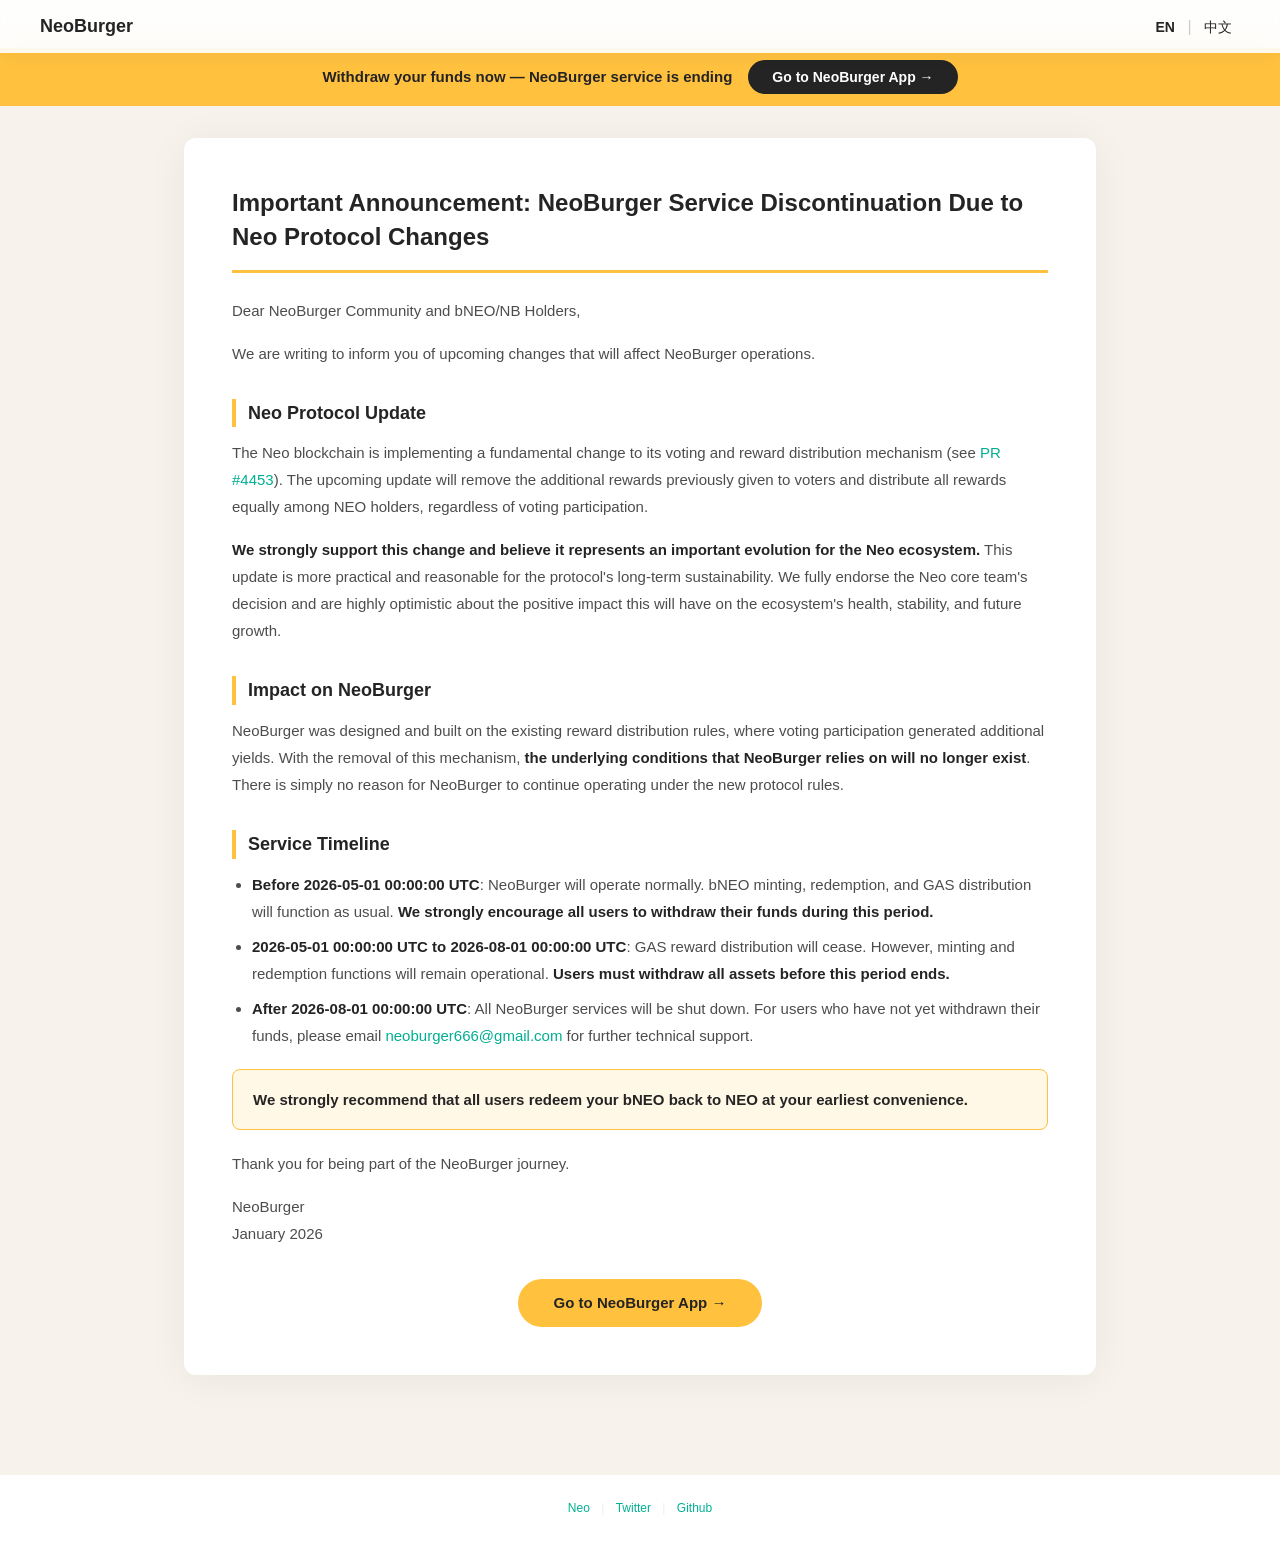
<file: index.html>
<!DOCTYPE html>
<html lang="en">
<head>
<meta charset="UTF-8">
<meta name="viewport" content="width=device-width, initial-scale=1.0">
<title>NeoBurger - Important Announcement</title>
<link rel="shortcut icon" type="image/x-icon" href="/favicon.ico"/>
<style>
* { box-sizing: border-box; margin: 0; padding: 0; }
body {
  font-family: Poppins, Avenir, 'Helvetica Neue', Helvetica, 'PingFang SC', 'Hiragino Sans GB', Arial, sans-serif;
  background-color: #F7F3EC;
  color: #242424;
  line-height: 1.6;
}
.header {
  position: fixed; top: 0; left: 0; right: 0; z-index: 1000;
  backdrop-filter: blur(12px); -webkit-backdrop-filter: blur(12px);
  background: rgba(255,255,255,0.85);
  box-shadow: 0 4px 15px rgba(0,0,0,0.04);
  display: flex; align-items: center; justify-content: space-between;
  padding: 12px 40px;
}
.header .logo { font-weight: bold; font-size: 18px; color: #242424; }
.lang-switch a {
  font-size: 14px; cursor: pointer; padding: 0 8px; color: #242424; text-decoration: none;
}
.lang-switch a.active { font-weight: bold; }
.lang-switch span { color: #ccc; }
.top-banner {
  display: flex; justify-content: center; align-items: center;
  background: #FFC13E; padding: 12px 24px; margin-top: 48px;
}
.top-banner .banner-text {
  font-size: 15px; font-weight: 600; color: #242424;
}
.top-banner .banner-btn {
  display: inline-block; margin-left: 16px; padding: 6px 24px;
  background: #242424; color: #fff; border-radius: 24px;
  font-size: 14px; font-weight: 600; text-decoration: none;
  transition: opacity 0.2s;
}
.top-banner .banner-btn:hover { opacity: 0.85; text-decoration: none; }
.bottom-action {
  text-align: center; margin-top: 32px;
}
.bottom-action a {
  display: inline-block; padding: 12px 36px;
  background: #FFC13E; color: #242424; border-radius: 24px;
  font-size: 15px; font-weight: 600; text-decoration: none;
  transition: opacity 0.2s;
}
.bottom-action a:hover { opacity: 0.85; text-decoration: none; }
.container {
  max-width: 960px; margin: 0 auto; padding: 32px 24px 60px;
}
.card {
  background: #fff; border-radius: 12px; padding: 48px;
  box-shadow: 0 4px 40px rgba(0,0,0,0.06);
}
h1 {
  font-size: 24px; font-weight: bold; line-height: 1.4;
  color: #242424; margin-bottom: 24px; border-bottom: 3px solid #FFC13E; padding-bottom: 16px;
}
h2 {
  font-size: 18px; font-weight: bold; color: #242424;
  margin: 32px 0 12px; padding-left: 12px; border-left: 4px solid #FFC13E;
}
p { font-size: 15px; line-height: 1.8; color: rgba(0,0,0,0.7); margin-bottom: 16px; }
strong { color: #242424; }
a { color: #00AF92; text-decoration: none; }
a:hover { text-decoration: underline; }
ul { padding-left: 20px; margin-bottom: 16px; }
li { font-size: 15px; line-height: 1.8; color: rgba(0,0,0,0.7); margin-bottom: 8px; list-style: disc; }
.highlight {
  background: #FFF8E6; border: 1px solid #FFC13E; border-radius: 8px;
  padding: 16px 20px; margin: 20px 0;
}
.highlight p { margin-bottom: 0; color: #242424; font-weight: 500; }
.footer {
  text-align: center; padding: 24px; font-size: 12px; color: rgba(0,0,0,0.4);
  background: #fff; margin-top: 40px;
}
.footer a { color: #00AF92; margin: 0 8px; }
.footer .divider { color: #eaeff0; }
@media (max-width: 600px) {
  .header { padding: 12px 16px; }
  .top-banner { flex-direction: column; gap: 8px; text-align: center; }
  .top-banner .banner-btn { margin-left: 0; }
  .card { padding: 24px 20px; }
  h1 { font-size: 20px; }
  h2 { font-size: 16px; }
}
</style>
</head>
<body>

<div class="header">
  <div class="logo">NeoBurger</div>
  <div class="lang-switch">
    <a id="btn-en" class="active" onclick="switchLang('en')">EN</a>
    <span>|</span>
    <a id="btn-zh" onclick="switchLang('zh')">中文</a>
  </div>
</div>

<div class="top-banner">
  <span class="banner-text" id="banner-text-en">Withdraw your funds now &mdash; NeoBurger service is ending</span>
  <span class="banner-text" id="banner-text-zh" style="display:none">立即提取您的资金 &mdash; NeoBurger 服务即将终止</span>
  <a class="banner-btn" href="https://app.neoburger.io" target="_blank" id="banner-btn-en">Go to NeoBurger App &rarr;</a>
  <a class="banner-btn" href="https://app.neoburger.io" target="_blank" id="banner-btn-zh" style="display:none">前往 NeoBurger 应用 &rarr;</a>
</div>

<div class="container">
  <div class="card">

    <div id="content-en">
      <h1>Important Announcement: NeoBurger Service Discontinuation Due to Neo Protocol Changes</h1>
      <p>Dear NeoBurger Community and bNEO/NB Holders,</p>
      <p>We are writing to inform you of upcoming changes that will affect NeoBurger operations.</p>

      <h2>Neo Protocol Update</h2>
      <p>The Neo blockchain is implementing a fundamental change to its voting and reward distribution mechanism (see <a href="https://github.com/neo-project/neo/pull/4453">PR #4453</a>). The upcoming update will remove the additional rewards previously given to voters and distribute all rewards equally among NEO holders, regardless of voting participation.</p>
      <p><strong>We strongly support this change and believe it represents an important evolution for the Neo ecosystem.</strong> This update is more practical and reasonable for the protocol's long-term sustainability. We fully endorse the Neo core team's decision and are highly optimistic about the positive impact this will have on the ecosystem's health, stability, and future growth.</p>

      <h2>Impact on NeoBurger</h2>
      <p>NeoBurger was designed and built on the existing reward distribution rules, where voting participation generated additional yields. With the removal of this mechanism, <strong>the underlying conditions that NeoBurger relies on will no longer exist</strong>. There is simply no reason for NeoBurger to continue operating under the new protocol rules.</p>

      <h2>Service Timeline</h2>
      <ul>
        <li><strong>Before 2026-05-01 00:00:00 UTC</strong>: NeoBurger will operate normally. bNEO minting, redemption, and GAS distribution will function as usual. <strong>We strongly encourage all users to withdraw their funds during this period.</strong></li>
        <li><strong>2026-05-01 00:00:00 UTC to 2026-08-01 00:00:00 UTC</strong>: GAS reward distribution will cease. However, minting and redemption functions will remain operational. <strong>Users must withdraw all assets before this period ends.</strong></li>
        <li><strong>After 2026-08-01 00:00:00 UTC</strong>: All NeoBurger services will be shut down. For users who have not yet withdrawn their funds, please email <a href="mailto:neoburger666@gmail.com">neoburger666@gmail.com</a> for further technical support.</li>
      </ul>

      <div class="highlight">
        <p><strong>We strongly recommend that all users redeem your bNEO back to NEO at your earliest convenience.</strong></p>
      </div>

      <p>Thank you for being part of the NeoBurger journey.</p>
      <p>NeoBurger<br>January 2026</p>

      <div class="bottom-action">
        <a href="https://app.neoburger.io" target="_blank">Go to NeoBurger App &rarr;</a>
      </div>
    </div>

    <div id="content-zh" style="display:none">
      <h1>重要公告：因 Neo 协议变更，NeoBurger 将停止服务</h1>
      <p>亲爱的 NeoBurger 社区和 bNEO/NB 持有者：</p>
      <p>我们在此通知您即将发生的变更，这些变更将影响 NeoBurger 的运营。</p>

      <h2>Neo 协议更新</h2>
      <p>Neo 区块链正在对其投票和奖励分配机制进行根本性变更（详见 <a href="https://github.com/neo-project/neo/pull/4453">PR #4453</a>）。即将到来的更新将取消此前给予投票者的额外奖励，转而将所有奖励平均分配给所有 NEO 持有者，无论是否参与投票。</p>
      <p><strong>我们强烈支持这一变更，并认为这代表了 Neo 生态系统的重要进步。</strong>此次更新对于协议的长期可持续发展更加务实和合理。我们完全支持 Neo 核心团队的决定，并对这一变更将为生态系统的健康、稳定和未来发展带来的积极影响持高度乐观态度。</p>

      <h2>对 NeoBurger 的影响</h2>
      <p>NeoBurger 是基于现有奖励分配规则而设计和构建的，即通过投票参与产生额外收益。随着该机制的移除，<strong>NeoBurger 所依赖的基础条件将不复存在</strong>。在新的协议规则下，NeoBurger 没有理由继续运营。</p>

      <h2>服务时间线</h2>
      <ul>
        <li><strong>2026-05-01 00:00:00 UTC 之前</strong>：NeoBurger 将正常运营。bNEO 铸造、赎回和 GAS 分配将照常运行。<strong>我们强烈建议所有用户在此期间提取资金。</strong></li>
        <li><strong>2026-05-01 00:00:00 UTC 至 2026-08-01 00:00:00 UTC</strong>：GAS 奖励分配将停止。但铸造和赎回功能将继续运行。<strong>用户必须在此期间结束前提取所有资产。</strong></li>
        <li><strong>2026-08-01 00:00:00 UTC 之后</strong>：所有 NeoBurger 服务将关闭。对于尚未提取资金的用户，请发送邮件至 <a href="mailto:neoburger666@gmail.com">neoburger666@gmail.com</a> 获取进一步技术支持。</li>
      </ul>

      <div class="highlight">
        <p><strong>我们强烈建议所有用户尽早将您的 bNEO 赎回为 NEO。</strong></p>
      </div>

      <p>感谢您一路以来对 NeoBurger 的支持。</p>
      <p>NeoBurger<br>2026 年 1 月</p>

      <div class="bottom-action">
        <a href="https://app.neoburger.io" target="_blank">前往 NeoBurger 应用 &rarr;</a>
      </div>
    </div>

  </div>
</div>

<div class="footer">
  <a href="https://neo.org/">Neo</a>
  <span class="divider">|</span>
  <a href="https://twitter.com/NeoBurger_io">Twitter</a>
  <span class="divider">|</span>
  <a href="https://github.com/neoburger">Github</a>
</div>

<script>
function switchLang(lang) {
  document.getElementById('content-en').style.display = lang === 'en' ? 'block' : 'none';
  document.getElementById('content-zh').style.display = lang === 'zh' ? 'block' : 'none';
  document.getElementById('btn-en').className = lang === 'en' ? 'active' : '';
  document.getElementById('btn-zh').className = lang === 'zh' ? 'active' : '';
  document.getElementById('banner-text-en').style.display = lang === 'en' ? 'inline' : 'none';
  document.getElementById('banner-text-zh').style.display = lang === 'zh' ? 'inline' : 'none';
  document.getElementById('banner-btn-en').style.display = lang === 'en' ? 'inline-block' : 'none';
  document.getElementById('banner-btn-zh').style.display = lang === 'zh' ? 'inline-block' : 'none';
  document.documentElement.lang = lang === 'zh' ? 'zh-CN' : 'en';
}
</script>

</body>
</html>
</file>
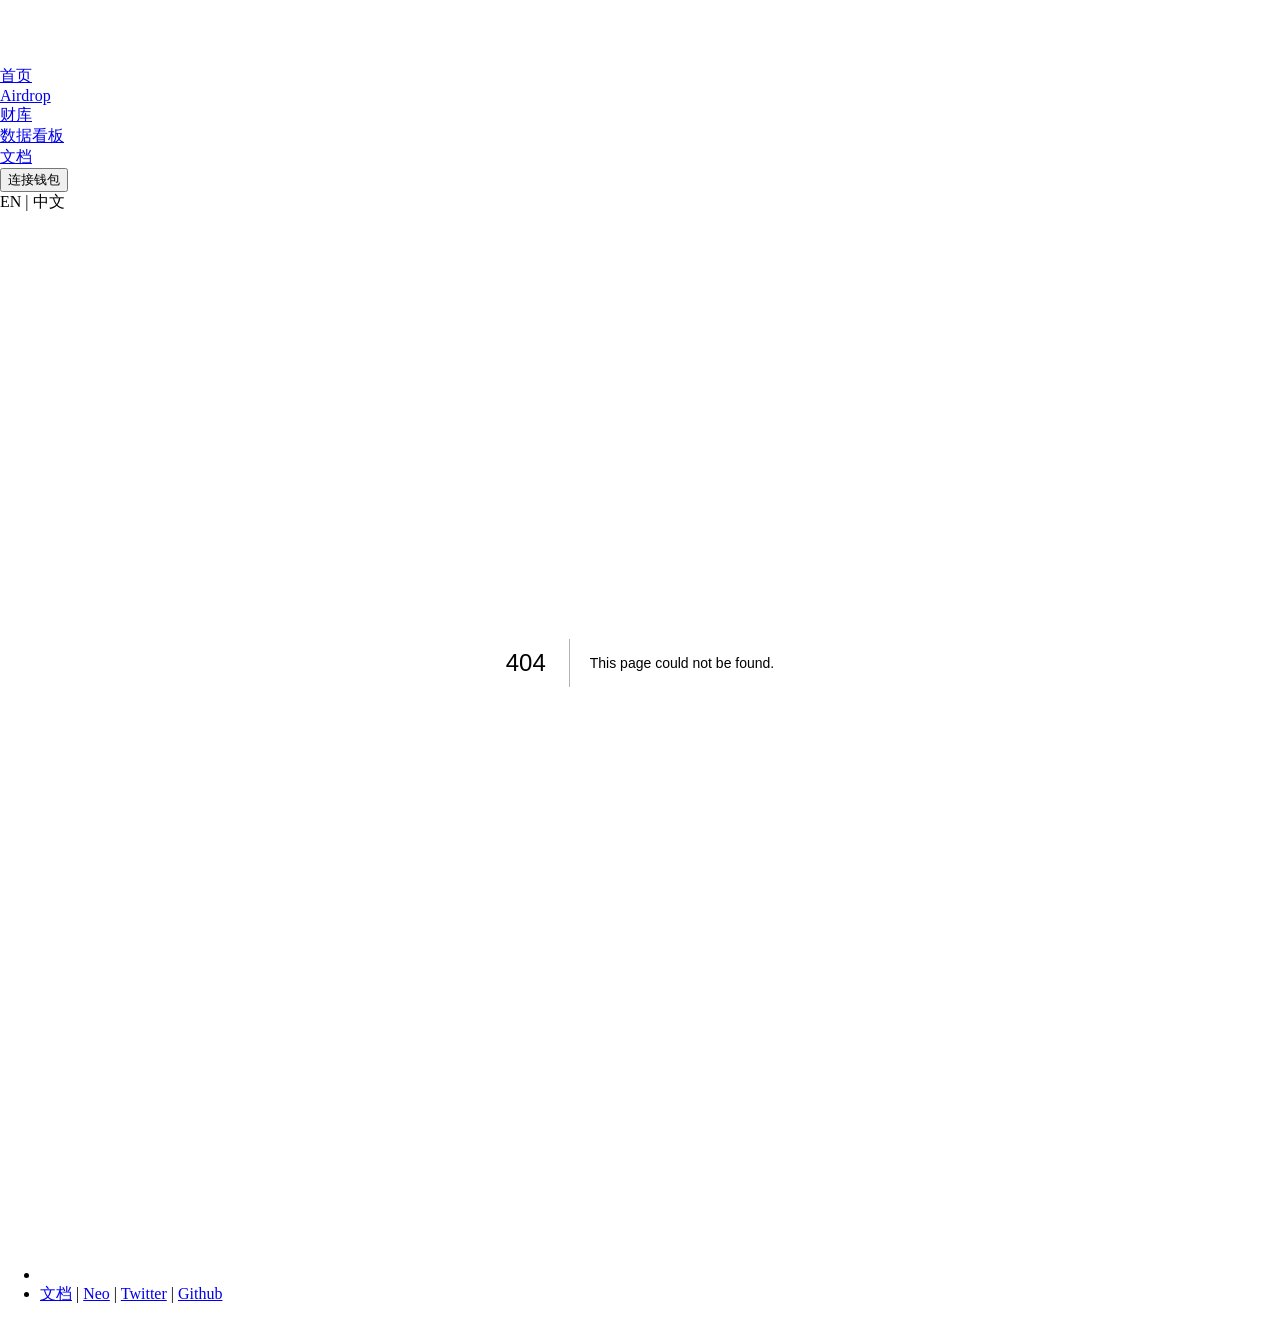
<file: 404/index.html>
<!DOCTYPE html><html><head><meta charSet="utf-8"/><meta content="width=device-width, initial-scale=1.0, maximum-scale=1.0, user-scalable=0;" name="viewport"/><meta name="description" content="NeoBurger"/><link rel="shortcut icon" type="image/x-icon" href="/favicon.ico"/><title>404: This page could not be found</title><meta name="next-head-count" content="5"/><link rel="preload" href="https://neoburger.io/_next/static/css/35cfaad9db6063da8b2a.css" as="style"/><link rel="stylesheet" href="https://neoburger.io/_next/static/css/35cfaad9db6063da8b2a.css" data-n-g=""/><noscript data-n-css=""></noscript><script defer="" nomodule="" src="https://neoburger.io/_next/static/chunks/polyfills-a40ef1678bae11e696dba45124eadd70.js"></script><script src="https://neoburger.io/_next/static/chunks/webpack-c3a61757f474b2a69ef4.js" defer=""></script><script src="https://neoburger.io/_next/static/chunks/framework-895f067827ebe11ffe45.js" defer=""></script><script src="https://neoburger.io/_next/static/chunks/main-3471f9e78cb3bb918a47.js" defer=""></script><script src="https://neoburger.io/_next/static/chunks/pages/_app-1772c39e324d71a3e7b8.js" defer=""></script><script src="https://neoburger.io/_next/static/chunks/pages/_error-737a04e9a0da63c9d162.js" defer=""></script><script src="https://neoburger.io/_next/static/zRfd36V06G6QenKFFphNH/_buildManifest.js" defer=""></script><script src="https://neoburger.io/_next/static/zRfd36V06G6QenKFFphNH/_ssgManifest.js" defer=""></script></head><body><div id="__next"><header class="Header_pc_header__Py6iO Header_pc_black__3ElZG Header_pc_boxShadow__1HzpK"><div class="Header_pc_headerContent__3dXiw"><div class="Header_pc_mNeoburgerLogo__23XE2"><div style="display:inline-block;max-width:100%;overflow:hidden;position:relative;box-sizing:border-box;margin:0"><div style="box-sizing:border-box;display:block;max-width:100%"><img style="max-width:100%;display:block;margin:0;border:none;padding:0" alt="" aria-hidden="true" src="[data-uri]"/></div><img alt="NeoBurger Logo" src="[data-uri]" decoding="async" data-nimg="intrinsic" style="position:absolute;top:0;left:0;bottom:0;right:0;box-sizing:border-box;padding:0;border:none;margin:auto;display:block;width:0;height:0;min-width:100%;max-width:100%;min-height:100%;max-height:100%"/><noscript><img alt="NeoBurger Logo" srcSet="https://neoburger.io/_next/static/image/resources/images/neo-burger-logo-black.c0019dd0df98ad5b74f79d45b05e07a8.svg?auto=format&amp;fit=max&amp;w=48 1x, https://neoburger.io/_next/static/image/resources/images/neo-burger-logo-black.c0019dd0df98ad5b74f79d45b05e07a8.svg?auto=format&amp;fit=max&amp;w=96 2x" src="https://neoburger.io/_next/static/image/resources/images/neo-burger-logo-black.c0019dd0df98ad5b74f79d45b05e07a8.svg?auto=format&amp;fit=max&amp;w=96" decoding="async" data-nimg="intrinsic" style="position:absolute;top:0;left:0;bottom:0;right:0;box-sizing:border-box;padding:0;border:none;margin:auto;display:block;width:0;height:0;min-width:100%;max-width:100%;min-height:100%;max-height:100%" loading="lazy"/></noscript></div></div><div class="Header_pc_menu__2Pplk"><div style="display:inline-block;max-width:100%;overflow:hidden;position:relative;box-sizing:border-box;margin:0"><div style="box-sizing:border-box;display:block;max-width:100%"><img style="max-width:100%;display:block;margin:0;border:none;padding:0" alt="" aria-hidden="true" src="[data-uri]"/></div><img alt="menu" src="[data-uri]" decoding="async" data-nimg="intrinsic" style="position:absolute;top:0;left:0;bottom:0;right:0;box-sizing:border-box;padding:0;border:none;margin:auto;display:block;width:0;height:0;min-width:100%;max-width:100%;min-height:100%;max-height:100%"/><noscript><img alt="menu" srcSet="https://neoburger.io/_next/static/image/resources/images/menu-dark.b105521435137a4202a46af4b140430a.svg?auto=format&amp;fit=max&amp;w=32 1x, https://neoburger.io/_next/static/image/resources/images/menu-dark.b105521435137a4202a46af4b140430a.svg?auto=format&amp;fit=max&amp;w=48 2x" src="https://neoburger.io/_next/static/image/resources/images/menu-dark.b105521435137a4202a46af4b140430a.svg?auto=format&amp;fit=max&amp;w=48" decoding="async" data-nimg="intrinsic" style="position:absolute;top:0;left:0;bottom:0;right:0;box-sizing:border-box;padding:0;border:none;margin:auto;display:block;width:0;height:0;min-width:100%;max-width:100%;min-height:100%;max-height:100%" loading="lazy"/></noscript></div></div><div class="Header_pc_headerLink__U05C_"><a class="Header_pc_linkFont__MiZ52 " href="/en/home/">首页</a></div><div class="Header_pc_pageLink__3L1ey"><a class="Header_pc_linkFont__MiZ52 " href="/en/airdrop/">Airdrop</a></div><div class="Header_pc_pageLink__3L1ey"><a class="Header_pc_linkFont__MiZ52 " href="/en/treasury/">财库</a></div><div class="Header_pc_pageLink__3L1ey"><a class="Header_pc_linkFont__MiZ52 " href="/en/dashboard/">数据看板</a></div><div class="Header_pc_pageLink__3L1ey"><a class="Header_pc_linkFont__MiZ52" target="_blank" rel="noreferrer" href="https://neoburger.github.io/">文档</a></div><div class="Wallet_walletWrapper__2rIi0 Header_pc_walletBtn__1jdRY undefined"><button class="Wallet_connectBtn__3wuZI  Wallet_blackBtn__28NCf"><span>连接钱包</span></button></div><div class="Header_pc_languageSwitch__2oPO3"><a class="Header_pc_languageBtn__30M0n false">EN</a><span> | </span><a class="Header_pc_languageBtn__30M0n false">中文</a></div></div></header><div style="color:#000;background:#fff;font-family:-apple-system, BlinkMacSystemFont, Roboto, &quot;Segoe UI&quot;, &quot;Fira Sans&quot;, Avenir, &quot;Helvetica Neue&quot;, &quot;Lucida Grande&quot;, sans-serif;height:100vh;text-align:center;display:flex;flex-direction:column;align-items:center;justify-content:center"><div><style>body { margin: 0 }</style><h1 style="display:inline-block;border-right:1px solid rgba(0, 0, 0,.3);margin:0;margin-right:20px;padding:10px 23px 10px 0;font-size:24px;font-weight:500;vertical-align:top">404</h1><div style="display:inline-block;text-align:left;line-height:49px;height:49px;vertical-align:middle"><h2 style="font-size:14px;font-weight:normal;line-height:inherit;margin:0;padding:0">This page could not be found<!-- -->.</h2></div></div></div><footer class="Footer_pc_footer__-FMRm"><nav><ul class="Footer_pc_footerMenu__2lUyk"><li class="Footer_pc_width24__38-vS"><div style="display:inline-block;max-width:100%;overflow:hidden;position:relative;box-sizing:border-box;margin:0"><div style="box-sizing:border-box;display:block;max-width:100%"><img style="max-width:100%;display:block;margin:0;border:none;padding:0" alt="" aria-hidden="true" src="[data-uri]"/></div><img alt="neo burger dark" src="[data-uri]" decoding="async" data-nimg="intrinsic" style="position:absolute;top:0;left:0;bottom:0;right:0;box-sizing:border-box;padding:0;border:none;margin:auto;display:block;width:0;height:0;min-width:100%;max-width:100%;min-height:100%;max-height:100%"/><noscript><img alt="neo burger dark" srcSet="https://neoburger.io/_next/static/image/resources/images/neo-burger-dark.1c1b4cbebefac221271eca5b6c2d0d68.svg?auto=format&amp;fit=max&amp;w=256 1x, https://neoburger.io/_next/static/image/resources/images/neo-burger-dark.1c1b4cbebefac221271eca5b6c2d0d68.svg?auto=format&amp;fit=max&amp;w=384 2x" src="https://neoburger.io/_next/static/image/resources/images/neo-burger-dark.1c1b4cbebefac221271eca5b6c2d0d68.svg?auto=format&amp;fit=max&amp;w=384" decoding="async" data-nimg="intrinsic" style="position:absolute;top:0;left:0;bottom:0;right:0;box-sizing:border-box;padding:0;border:none;margin:auto;display:block;width:0;height:0;min-width:100%;max-width:100%;min-height:100%;max-height:100%" loading="lazy"/></noscript></div></li><li><a href="https://neoburger.github.io/" class="Footer_pc_footerText__1cET2 Footer_pc_hideInPC__3Tv35">文档</a><span class="Footer_pc_divider__1HMNu Footer_pc_hideInPC__3Tv35"> | </span><a href="https://neo.org/" class="Footer_pc_footerText__1cET2">Neo</a><span class="Footer_pc_divider__1HMNu"> | </span><a href="https://twitter.com/NeoBurger_io" class="Footer_pc_footerText__1cET2">Twitter</a><span class="Footer_pc_divider__1HMNu"> | </span><a href="https://github.com/neoburger" class="Footer_pc_footerText__1cET2">Github</a></li></ul></nav></footer></div><script id="__NEXT_DATA__" type="application/json">{"props":{"pageProps":{"statusCode":404}},"page":"/_error","query":{},"buildId":"zRfd36V06G6QenKFFphNH","assetPrefix":"https://neoburger.io","nextExport":true,"isFallback":false,"gip":true,"scriptLoader":[]}</script></body></html>
</file>
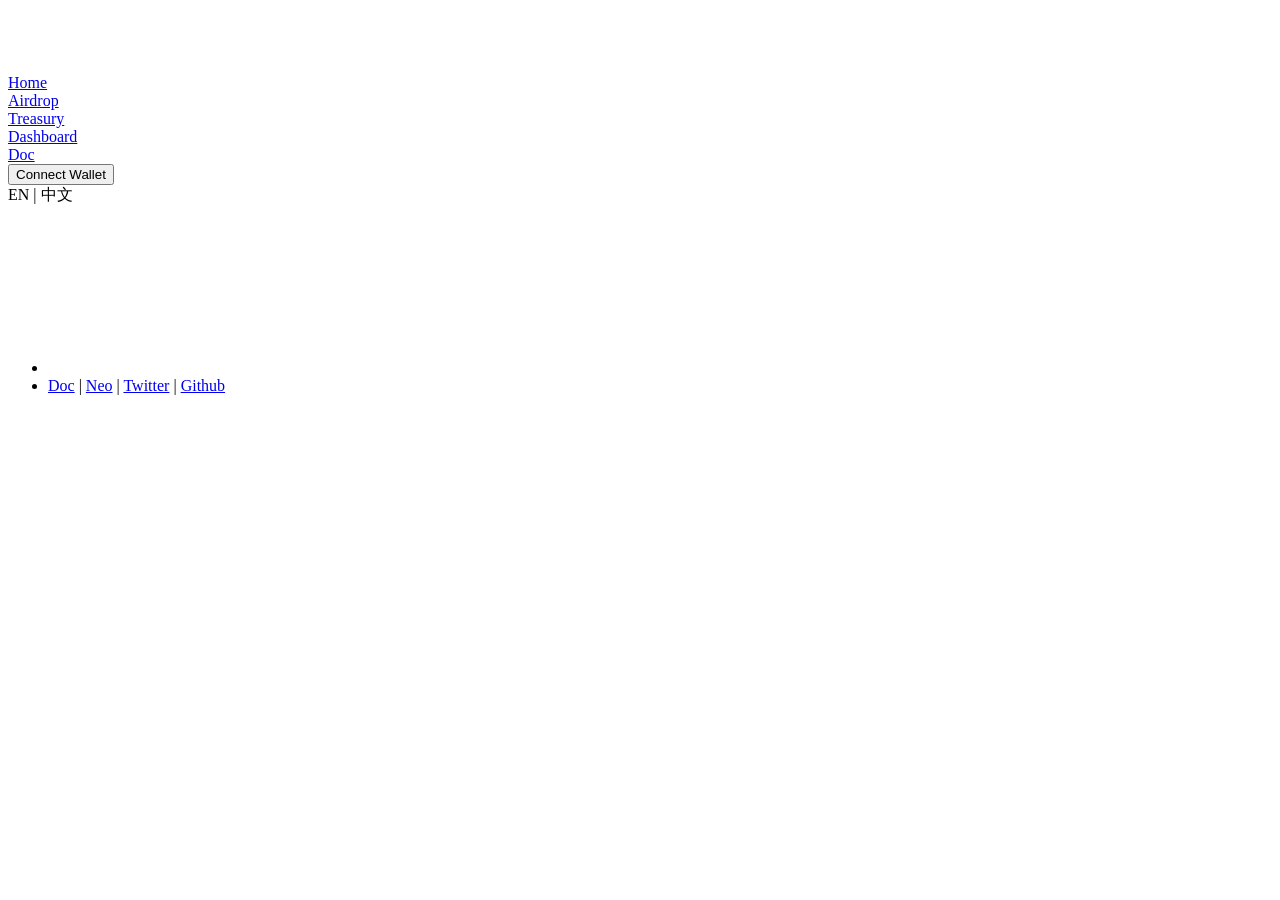
<file: home/index.html>
<!DOCTYPE html><html><head><meta charSet="utf-8"/><title>NeoBurger</title><meta content="width=device-width, initial-scale=1.0, maximum-scale=1.0, user-scalable=0;" name="viewport"/><meta name="description" content="NeoBurger"/><link rel="shortcut icon" type="image/x-icon" href="/favicon.ico"/><meta name="next-head-count" content="5"/><link rel="preload" href="https://neoburger.io/_next/static/css/35cfaad9db6063da8b2a.css" as="style"/><link rel="stylesheet" href="https://neoburger.io/_next/static/css/35cfaad9db6063da8b2a.css" data-n-g=""/><noscript data-n-css=""></noscript><script defer="" nomodule="" src="https://neoburger.io/_next/static/chunks/polyfills-a40ef1678bae11e696dba45124eadd70.js"></script><script src="https://neoburger.io/_next/static/chunks/webpack-c3a61757f474b2a69ef4.js" defer=""></script><script src="https://neoburger.io/_next/static/chunks/framework-895f067827ebe11ffe45.js" defer=""></script><script src="https://neoburger.io/_next/static/chunks/main-3471f9e78cb3bb918a47.js" defer=""></script><script src="https://neoburger.io/_next/static/chunks/pages/_app-1772c39e324d71a3e7b8.js" defer=""></script><script src="https://neoburger.io/_next/static/chunks/pages/home-28985a9542c39363c6f6.js" defer=""></script><script src="https://neoburger.io/_next/static/zRfd36V06G6QenKFFphNH/_buildManifest.js" defer=""></script><script src="https://neoburger.io/_next/static/zRfd36V06G6QenKFFphNH/_ssgManifest.js" defer=""></script></head><body><div id="__next"><header class="Header_pc_header__Py6iO Header_pc_white__2VQ25"><div class="Header_pc_headerContent__3dXiw"><div class="Header_pc_mNeoburgerLogo__23XE2"><div style="display:inline-block;max-width:100%;overflow:hidden;position:relative;box-sizing:border-box;margin:0"><div style="box-sizing:border-box;display:block;max-width:100%"><img style="max-width:100%;display:block;margin:0;border:none;padding:0" alt="" aria-hidden="true" src="[data-uri]"/></div><img alt="NeoBurger Logo" src="[data-uri]" decoding="async" data-nimg="intrinsic" style="position:absolute;top:0;left:0;bottom:0;right:0;box-sizing:border-box;padding:0;border:none;margin:auto;display:block;width:0;height:0;min-width:100%;max-width:100%;min-height:100%;max-height:100%"/><noscript><img alt="NeoBurger Logo" srcSet="https://neoburger.io/_next/static/image/resources/images/neo-burger-logo-white.daa0336348ec8ed89700edd0f1288891.svg?auto=format&amp;fit=max&amp;w=48 1x, https://neoburger.io/_next/static/image/resources/images/neo-burger-logo-white.daa0336348ec8ed89700edd0f1288891.svg?auto=format&amp;fit=max&amp;w=96 2x" src="https://neoburger.io/_next/static/image/resources/images/neo-burger-logo-white.daa0336348ec8ed89700edd0f1288891.svg?auto=format&amp;fit=max&amp;w=96" decoding="async" data-nimg="intrinsic" style="position:absolute;top:0;left:0;bottom:0;right:0;box-sizing:border-box;padding:0;border:none;margin:auto;display:block;width:0;height:0;min-width:100%;max-width:100%;min-height:100%;max-height:100%" loading="lazy"/></noscript></div></div><div class="Header_pc_menu__2Pplk"><div style="display:inline-block;max-width:100%;overflow:hidden;position:relative;box-sizing:border-box;margin:0"><div style="box-sizing:border-box;display:block;max-width:100%"><img style="max-width:100%;display:block;margin:0;border:none;padding:0" alt="" aria-hidden="true" src="[data-uri]"/></div><img alt="menu" src="[data-uri]" decoding="async" data-nimg="intrinsic" style="position:absolute;top:0;left:0;bottom:0;right:0;box-sizing:border-box;padding:0;border:none;margin:auto;display:block;width:0;height:0;min-width:100%;max-width:100%;min-height:100%;max-height:100%"/><noscript><img alt="menu" srcSet="https://neoburger.io/_next/static/image/resources/images/menu.9f512b0464f2cda91133efd09a28e194.svg?auto=format&amp;fit=max&amp;w=32 1x, https://neoburger.io/_next/static/image/resources/images/menu.9f512b0464f2cda91133efd09a28e194.svg?auto=format&amp;fit=max&amp;w=48 2x" src="https://neoburger.io/_next/static/image/resources/images/menu.9f512b0464f2cda91133efd09a28e194.svg?auto=format&amp;fit=max&amp;w=48" decoding="async" data-nimg="intrinsic" style="position:absolute;top:0;left:0;bottom:0;right:0;box-sizing:border-box;padding:0;border:none;margin:auto;display:block;width:0;height:0;min-width:100%;max-width:100%;min-height:100%;max-height:100%" loading="lazy"/></noscript></div></div><div class="Header_pc_headerLink__U05C_"><a class="Header_pc_linkFont__MiZ52 Header_pc_bolder__2wyrQ" href="/en/home/">Home</a></div><div class="Header_pc_pageLink__3L1ey"><a class="Header_pc_linkFont__MiZ52 " href="/en/airdrop/">Airdrop</a></div><div class="Header_pc_pageLink__3L1ey"><a class="Header_pc_linkFont__MiZ52 " href="/en/treasury/">Treasury</a></div><div class="Header_pc_pageLink__3L1ey"><a class="Header_pc_linkFont__MiZ52 " href="/en/dashboard/">Dashboard</a></div><div class="Header_pc_pageLink__3L1ey"><a class="Header_pc_linkFont__MiZ52" target="_blank" rel="noreferrer" href="https://neoburger.github.io/">Doc</a></div><div class="Wallet_walletWrapper__2rIi0 Header_pc_walletBtn__1jdRY undefined"><button class="Wallet_connectBtn__3wuZI  Wallet_whiteBtn__1eKap"><span>Connect Wallet</span></button></div><div class="Header_pc_languageSwitch__2oPO3"><a class="Header_pc_languageBtn__30M0n false">EN</a><span> | </span><a class="Header_pc_languageBtn__30M0n false">中文</a></div></div></header><footer class="Footer_pc_footer__-FMRm"><nav><ul class="Footer_pc_footerMenu__2lUyk"><li class="Footer_pc_width24__38-vS"><div style="display:inline-block;max-width:100%;overflow:hidden;position:relative;box-sizing:border-box;margin:0"><div style="box-sizing:border-box;display:block;max-width:100%"><img style="max-width:100%;display:block;margin:0;border:none;padding:0" alt="" aria-hidden="true" src="[data-uri]"/></div><img alt="neo burger dark" src="[data-uri]" decoding="async" data-nimg="intrinsic" style="position:absolute;top:0;left:0;bottom:0;right:0;box-sizing:border-box;padding:0;border:none;margin:auto;display:block;width:0;height:0;min-width:100%;max-width:100%;min-height:100%;max-height:100%"/><noscript><img alt="neo burger dark" srcSet="https://neoburger.io/_next/static/image/resources/images/neo-burger-dark.1c1b4cbebefac221271eca5b6c2d0d68.svg?auto=format&amp;fit=max&amp;w=256 1x, https://neoburger.io/_next/static/image/resources/images/neo-burger-dark.1c1b4cbebefac221271eca5b6c2d0d68.svg?auto=format&amp;fit=max&amp;w=384 2x" src="https://neoburger.io/_next/static/image/resources/images/neo-burger-dark.1c1b4cbebefac221271eca5b6c2d0d68.svg?auto=format&amp;fit=max&amp;w=384" decoding="async" data-nimg="intrinsic" style="position:absolute;top:0;left:0;bottom:0;right:0;box-sizing:border-box;padding:0;border:none;margin:auto;display:block;width:0;height:0;min-width:100%;max-width:100%;min-height:100%;max-height:100%" loading="lazy"/></noscript></div></li><li><a href="https://neoburger.github.io/" class="Footer_pc_footerText__1cET2 Footer_pc_hideInPC__3Tv35">Doc</a><span class="Footer_pc_divider__1HMNu Footer_pc_hideInPC__3Tv35"> | </span><a href="https://neo.org/" class="Footer_pc_footerText__1cET2">Neo</a><span class="Footer_pc_divider__1HMNu"> | </span><a href="https://twitter.com/NeoBurger_io" class="Footer_pc_footerText__1cET2">Twitter</a><span class="Footer_pc_divider__1HMNu"> | </span><a href="https://github.com/neoburger" class="Footer_pc_footerText__1cET2">Github</a></li></ul></nav></footer></div><script id="__NEXT_DATA__" type="application/json">{"props":{"pageProps":{}},"page":"/home","query":{},"buildId":"zRfd36V06G6QenKFFphNH","assetPrefix":"https://neoburger.io","nextExport":true,"autoExport":true,"isFallback":false,"scriptLoader":[]}</script></body></html>
</file>
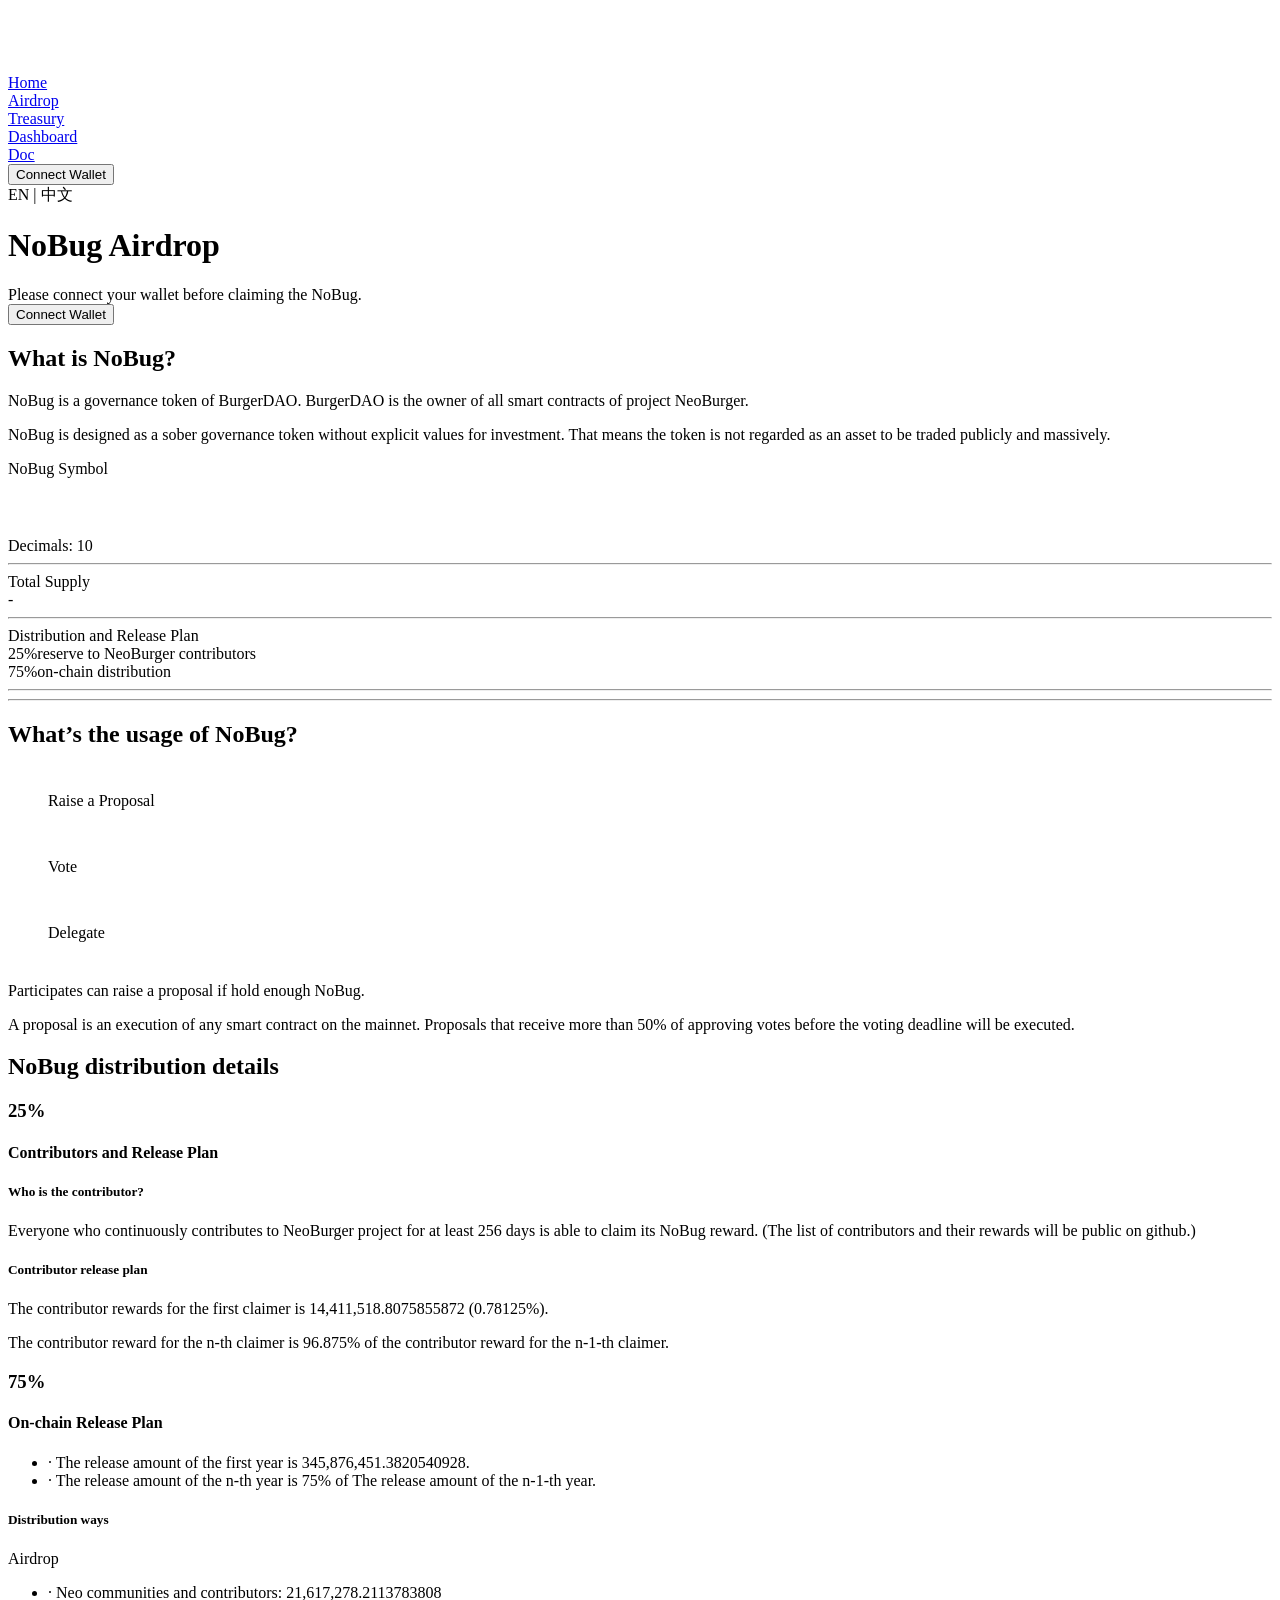
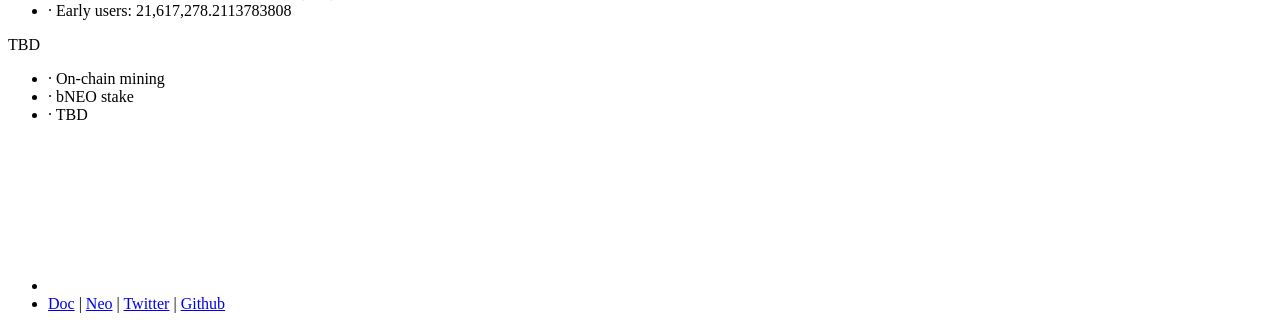
<file: en/airdrop/index.html>
<!DOCTYPE html><html><head><meta charSet="utf-8"/><title>NeoBurger</title><meta content="width=device-width, initial-scale=1.0, maximum-scale=1.0, user-scalable=0;" name="viewport"/><meta name="description" content="NeoBurger"/><link rel="shortcut icon" type="image/x-icon" href="/favicon.ico"/><meta name="next-head-count" content="5"/><link rel="preload" href="https://neoburger.io/_next/static/css/35cfaad9db6063da8b2a.css" as="style"/><link rel="stylesheet" href="https://neoburger.io/_next/static/css/35cfaad9db6063da8b2a.css" data-n-g=""/><link rel="preload" href="https://neoburger.io/_next/static/css/d8f3b02e3f8c83b9382f.css" as="style"/><link rel="stylesheet" href="https://neoburger.io/_next/static/css/d8f3b02e3f8c83b9382f.css" data-n-p=""/><noscript data-n-css=""></noscript><script defer="" nomodule="" src="https://neoburger.io/_next/static/chunks/polyfills-a40ef1678bae11e696dba45124eadd70.js"></script><script src="https://neoburger.io/_next/static/chunks/webpack-c3a61757f474b2a69ef4.js" defer=""></script><script src="https://neoburger.io/_next/static/chunks/framework-895f067827ebe11ffe45.js" defer=""></script><script src="https://neoburger.io/_next/static/chunks/main-3471f9e78cb3bb918a47.js" defer=""></script><script src="https://neoburger.io/_next/static/chunks/pages/_app-1772c39e324d71a3e7b8.js" defer=""></script><script src="https://neoburger.io/_next/static/chunks/57b53b02-f721454a9f1198e7f1e2.js" defer=""></script><script src="https://neoburger.io/_next/static/chunks/794-f8baca9fb721b2469a51.js" defer=""></script><script src="https://neoburger.io/_next/static/chunks/538-4649e16b5a68e8a712a3.js" defer=""></script><script src="https://neoburger.io/_next/static/chunks/pages/%5Blang%5D/airdrop-dee917bdd6cc3a9f3c81.js" defer=""></script><script src="https://neoburger.io/_next/static/zRfd36V06G6QenKFFphNH/_buildManifest.js" defer=""></script><script src="https://neoburger.io/_next/static/zRfd36V06G6QenKFFphNH/_ssgManifest.js" defer=""></script></head><body><div id="__next"><header class="Header_pc_header__Py6iO Header_pc_black__3ElZG Header_pc_boxShadow__1HzpK"><div class="Header_pc_headerContent__3dXiw"><div class="Header_pc_mNeoburgerLogo__23XE2"><div style="display:inline-block;max-width:100%;overflow:hidden;position:relative;box-sizing:border-box;margin:0"><div style="box-sizing:border-box;display:block;max-width:100%"><img style="max-width:100%;display:block;margin:0;border:none;padding:0" alt="" aria-hidden="true" src="[data-uri]"/></div><img alt="NeoBurger Logo" src="[data-uri]" decoding="async" data-nimg="intrinsic" style="position:absolute;top:0;left:0;bottom:0;right:0;box-sizing:border-box;padding:0;border:none;margin:auto;display:block;width:0;height:0;min-width:100%;max-width:100%;min-height:100%;max-height:100%"/><noscript><img alt="NeoBurger Logo" srcSet="https://neoburger.io/_next/static/image/resources/images/neo-burger-logo-black.c0019dd0df98ad5b74f79d45b05e07a8.svg?auto=format&amp;fit=max&amp;w=48 1x, https://neoburger.io/_next/static/image/resources/images/neo-burger-logo-black.c0019dd0df98ad5b74f79d45b05e07a8.svg?auto=format&amp;fit=max&amp;w=96 2x" src="https://neoburger.io/_next/static/image/resources/images/neo-burger-logo-black.c0019dd0df98ad5b74f79d45b05e07a8.svg?auto=format&amp;fit=max&amp;w=96" decoding="async" data-nimg="intrinsic" style="position:absolute;top:0;left:0;bottom:0;right:0;box-sizing:border-box;padding:0;border:none;margin:auto;display:block;width:0;height:0;min-width:100%;max-width:100%;min-height:100%;max-height:100%" loading="lazy"/></noscript></div></div><div class="Header_pc_menu__2Pplk"><div style="display:inline-block;max-width:100%;overflow:hidden;position:relative;box-sizing:border-box;margin:0"><div style="box-sizing:border-box;display:block;max-width:100%"><img style="max-width:100%;display:block;margin:0;border:none;padding:0" alt="" aria-hidden="true" src="[data-uri]"/></div><img alt="menu" src="[data-uri]" decoding="async" data-nimg="intrinsic" style="position:absolute;top:0;left:0;bottom:0;right:0;box-sizing:border-box;padding:0;border:none;margin:auto;display:block;width:0;height:0;min-width:100%;max-width:100%;min-height:100%;max-height:100%"/><noscript><img alt="menu" srcSet="https://neoburger.io/_next/static/image/resources/images/menu-dark.b105521435137a4202a46af4b140430a.svg?auto=format&amp;fit=max&amp;w=32 1x, https://neoburger.io/_next/static/image/resources/images/menu-dark.b105521435137a4202a46af4b140430a.svg?auto=format&amp;fit=max&amp;w=48 2x" src="https://neoburger.io/_next/static/image/resources/images/menu-dark.b105521435137a4202a46af4b140430a.svg?auto=format&amp;fit=max&amp;w=48" decoding="async" data-nimg="intrinsic" style="position:absolute;top:0;left:0;bottom:0;right:0;box-sizing:border-box;padding:0;border:none;margin:auto;display:block;width:0;height:0;min-width:100%;max-width:100%;min-height:100%;max-height:100%" loading="lazy"/></noscript></div></div><div class="Header_pc_headerLink__U05C_"><a class="Header_pc_linkFont__MiZ52 " href="/en/home/">Home</a></div><div class="Header_pc_pageLink__3L1ey"><a class="Header_pc_linkFont__MiZ52 Header_pc_bolder__2wyrQ" href="/en/airdrop/">Airdrop</a></div><div class="Header_pc_pageLink__3L1ey"><a class="Header_pc_linkFont__MiZ52 " href="/en/treasury/">Treasury</a></div><div class="Header_pc_pageLink__3L1ey"><a class="Header_pc_linkFont__MiZ52 " href="/en/dashboard/">Dashboard</a></div><div class="Header_pc_pageLink__3L1ey"><a class="Header_pc_linkFont__MiZ52" target="_blank" rel="noreferrer" href="https://neoburger.github.io/">Doc</a></div><div class="Wallet_walletWrapper__2rIi0 Header_pc_walletBtn__1jdRY undefined"><button class="Wallet_connectBtn__3wuZI  Wallet_blackBtn__28NCf"><span>Connect Wallet</span></button></div><div class="Header_pc_languageSwitch__2oPO3"><a class="Header_pc_languageBtn__30M0n Header_pc_bolder__2wyrQ">EN</a><span> | </span><a class="Header_pc_languageBtn__30M0n false">中文</a></div></div></header><div class="Airdrop_airdropContainer__3fSVk"><h1 class="Airdrop_airdropTitle__2TZQN">NoBug Airdrop</h1><section class="Airdrop_unconnectWrapper__32X9P"><div class="Airdrop_unconnectTip__35LPG">Please connect your wallet before claiming the NoBug.</div><button class="Airdrop_connectBtn__UzeZt">Connect Wallet</button></section><article><h2 class="Airdrop_articleTitle__3Gk5Y">What is NoBug?</h2><p class="Airdrop_articleParagraph__12W_R">NoBug is a governance token of BurgerDAO. BurgerDAO is the owner of all smart contracts of project NeoBurger.</p><p class="Airdrop_articleParagraph__12W_R Airdrop_marginTop24__1Bqmf">NoBug is designed as a sober governance token without explicit values for investment. That means the token is not regarded as an asset to be traded publicly and massively.</p><div class="Airdrop_card__2AKBi"><div class="Airdrop_cardHeader__3IM8k"><div class="Airdrop_cardTitle__1K10G">NoBug Symbol</div><div style="display:inline-block;max-width:100%;overflow:hidden;position:relative;box-sizing:border-box;margin:0"><div style="box-sizing:border-box;display:block;max-width:100%"><img style="max-width:100%;display:block;margin:0;border:none;padding:0" alt="" aria-hidden="true" src="[data-uri]"/></div><img alt="nbLogo2" src="[data-uri]" decoding="async" data-nimg="intrinsic" style="position:absolute;top:0;left:0;bottom:0;right:0;box-sizing:border-box;padding:0;border:none;margin:auto;display:block;width:0;height:0;min-width:100%;max-width:100%;min-height:100%;max-height:100%"/><noscript><img alt="nbLogo2" srcSet="https://neoburger.io/_next/static/image/resources/images/nbLogo2.af8dfc36760a78d644d8133f1df360f2.svg?auto=format&amp;fit=max&amp;w=64 1x, https://neoburger.io/_next/static/image/resources/images/nbLogo2.af8dfc36760a78d644d8133f1df360f2.svg?auto=format&amp;fit=max&amp;w=128 2x" src="https://neoburger.io/_next/static/image/resources/images/nbLogo2.af8dfc36760a78d644d8133f1df360f2.svg?auto=format&amp;fit=max&amp;w=128" decoding="async" data-nimg="intrinsic" style="position:absolute;top:0;left:0;bottom:0;right:0;box-sizing:border-box;padding:0;border:none;margin:auto;display:block;width:0;height:0;min-width:100%;max-width:100%;min-height:100%;max-height:100%" loading="lazy"/></noscript></div><div class="Airdrop_cardDecimals__1aI9G">Decimals: 10</div></div><hr class="Airdrop_divider__2KuuH"/><div class="Airdrop_totalText__2vaed">Total Supply</div><div class="Airdrop_totalAmount__3ugJ4">-</div><hr class="Airdrop_divider__2KuuH"/><div class="Airdrop_totalText__2vaed">Distribution and Release Plan</div><div class="Airdrop_cardPercentageWrapper__18WqR"><span class="Airdrop_cardPercentage__2speY">25%</span><span class="Airdrop_cardDistribution__1nkgO">reserve to NeoBurger contributors</span></div><div class="Airdrop_cardPercentageWrapper__18WqR"><span class="Airdrop_cardPercentage__2speY">75%</span><span class="Airdrop_cardDistribution__1nkgO">on-chain distribution</span></div><hr class="Airdrop_divider2__VK4x7 Airdrop_marginTop35__LCWcP"/><hr class="Airdrop_divider2__VK4x7"/></div></article><article><h2 class="Airdrop_articleTitle__3Gk5Y">What’s the usage of NoBug?</h2><ul class="Airdrop_usageTabWrapper__2Vt8s"><div class="ColorTab_tabWrapper__2ZjYS undefined"><div style="display:inline-block;max-width:100%;overflow:hidden;position:relative;box-sizing:border-box;margin:0"><div style="box-sizing:border-box;display:block;max-width:100%"><img style="max-width:100%;display:block;margin:0;border:none;padding:0" alt="" aria-hidden="true" src="[data-uri]"/></div><img alt="vectorRight" src="[data-uri]" decoding="async" data-nimg="intrinsic" class="ColorTab_hidden__390p5 ColorTab_show__2GNT1" style="position:absolute;top:0;left:0;bottom:0;right:0;box-sizing:border-box;padding:0;border:none;margin:auto;display:block;width:0;height:0;min-width:100%;max-width:100%;min-height:100%;max-height:100%"/><noscript><img alt="vectorRight" srcSet="https://neoburger.io/_next/static/image/resources/images/vectorRight.d0c650d481328179491fda405a837ce8.svg?auto=format&amp;fit=max&amp;w=16 1x, https://neoburger.io/_next/static/image/resources/images/vectorRight.d0c650d481328179491fda405a837ce8.svg?auto=format&amp;fit=max&amp;w=32 2x" src="https://neoburger.io/_next/static/image/resources/images/vectorRight.d0c650d481328179491fda405a837ce8.svg?auto=format&amp;fit=max&amp;w=32" decoding="async" data-nimg="intrinsic" style="position:absolute;top:0;left:0;bottom:0;right:0;box-sizing:border-box;padding:0;border:none;margin:auto;display:block;width:0;height:0;min-width:100%;max-width:100%;min-height:100%;max-height:100%" class="ColorTab_hidden__390p5 ColorTab_show__2GNT1" loading="lazy"/></noscript></div><div class="ColorTab_tab__2E7s3 ColorTab_selected__3wIde">Raise a Proposal</div><div style="display:inline-block;max-width:100%;overflow:hidden;position:relative;box-sizing:border-box;margin:0"><div style="box-sizing:border-box;display:block;max-width:100%"><img style="max-width:100%;display:block;margin:0;border:none;padding:0" alt="" aria-hidden="true" src="[data-uri]"/></div><img alt="vectorLeft" src="[data-uri]" decoding="async" data-nimg="intrinsic" class="ColorTab_hidden__390p5 ColorTab_show__2GNT1" style="position:absolute;top:0;left:0;bottom:0;right:0;box-sizing:border-box;padding:0;border:none;margin:auto;display:block;width:0;height:0;min-width:100%;max-width:100%;min-height:100%;max-height:100%"/><noscript><img alt="vectorLeft" srcSet="https://neoburger.io/_next/static/image/resources/images/vectorLeft.62d8e90f16d33488bbf7c0f4981b98b4.svg?auto=format&amp;fit=max&amp;w=16 1x, https://neoburger.io/_next/static/image/resources/images/vectorLeft.62d8e90f16d33488bbf7c0f4981b98b4.svg?auto=format&amp;fit=max&amp;w=32 2x" src="https://neoburger.io/_next/static/image/resources/images/vectorLeft.62d8e90f16d33488bbf7c0f4981b98b4.svg?auto=format&amp;fit=max&amp;w=32" decoding="async" data-nimg="intrinsic" style="position:absolute;top:0;left:0;bottom:0;right:0;box-sizing:border-box;padding:0;border:none;margin:auto;display:block;width:0;height:0;min-width:100%;max-width:100%;min-height:100%;max-height:100%" class="ColorTab_hidden__390p5 ColorTab_show__2GNT1" loading="lazy"/></noscript></div></div><div class="ColorTab_tabWrapper__2ZjYS Airdrop_usageTab__1i0Yb"><div style="display:inline-block;max-width:100%;overflow:hidden;position:relative;box-sizing:border-box;margin:0"><div style="box-sizing:border-box;display:block;max-width:100%"><img style="max-width:100%;display:block;margin:0;border:none;padding:0" alt="" aria-hidden="true" src="[data-uri]"/></div><img alt="vectorRight" src="[data-uri]" decoding="async" data-nimg="intrinsic" class="ColorTab_hidden__390p5 " style="position:absolute;top:0;left:0;bottom:0;right:0;box-sizing:border-box;padding:0;border:none;margin:auto;display:block;width:0;height:0;min-width:100%;max-width:100%;min-height:100%;max-height:100%"/><noscript><img alt="vectorRight" srcSet="https://neoburger.io/_next/static/image/resources/images/vectorRight.d0c650d481328179491fda405a837ce8.svg?auto=format&amp;fit=max&amp;w=16 1x, https://neoburger.io/_next/static/image/resources/images/vectorRight.d0c650d481328179491fda405a837ce8.svg?auto=format&amp;fit=max&amp;w=32 2x" src="https://neoburger.io/_next/static/image/resources/images/vectorRight.d0c650d481328179491fda405a837ce8.svg?auto=format&amp;fit=max&amp;w=32" decoding="async" data-nimg="intrinsic" style="position:absolute;top:0;left:0;bottom:0;right:0;box-sizing:border-box;padding:0;border:none;margin:auto;display:block;width:0;height:0;min-width:100%;max-width:100%;min-height:100%;max-height:100%" class="ColorTab_hidden__390p5 " loading="lazy"/></noscript></div><div class="ColorTab_tab__2E7s3 ">Vote</div><div style="display:inline-block;max-width:100%;overflow:hidden;position:relative;box-sizing:border-box;margin:0"><div style="box-sizing:border-box;display:block;max-width:100%"><img style="max-width:100%;display:block;margin:0;border:none;padding:0" alt="" aria-hidden="true" src="[data-uri]"/></div><img alt="vectorLeft" src="[data-uri]" decoding="async" data-nimg="intrinsic" class="ColorTab_hidden__390p5 " style="position:absolute;top:0;left:0;bottom:0;right:0;box-sizing:border-box;padding:0;border:none;margin:auto;display:block;width:0;height:0;min-width:100%;max-width:100%;min-height:100%;max-height:100%"/><noscript><img alt="vectorLeft" srcSet="https://neoburger.io/_next/static/image/resources/images/vectorLeft.62d8e90f16d33488bbf7c0f4981b98b4.svg?auto=format&amp;fit=max&amp;w=16 1x, https://neoburger.io/_next/static/image/resources/images/vectorLeft.62d8e90f16d33488bbf7c0f4981b98b4.svg?auto=format&amp;fit=max&amp;w=32 2x" src="https://neoburger.io/_next/static/image/resources/images/vectorLeft.62d8e90f16d33488bbf7c0f4981b98b4.svg?auto=format&amp;fit=max&amp;w=32" decoding="async" data-nimg="intrinsic" style="position:absolute;top:0;left:0;bottom:0;right:0;box-sizing:border-box;padding:0;border:none;margin:auto;display:block;width:0;height:0;min-width:100%;max-width:100%;min-height:100%;max-height:100%" class="ColorTab_hidden__390p5 " loading="lazy"/></noscript></div></div><div class="ColorTab_tabWrapper__2ZjYS undefined"><div style="display:inline-block;max-width:100%;overflow:hidden;position:relative;box-sizing:border-box;margin:0"><div style="box-sizing:border-box;display:block;max-width:100%"><img style="max-width:100%;display:block;margin:0;border:none;padding:0" alt="" aria-hidden="true" src="[data-uri]"/></div><img alt="vectorRight" src="[data-uri]" decoding="async" data-nimg="intrinsic" class="ColorTab_hidden__390p5 " style="position:absolute;top:0;left:0;bottom:0;right:0;box-sizing:border-box;padding:0;border:none;margin:auto;display:block;width:0;height:0;min-width:100%;max-width:100%;min-height:100%;max-height:100%"/><noscript><img alt="vectorRight" srcSet="https://neoburger.io/_next/static/image/resources/images/vectorRight.d0c650d481328179491fda405a837ce8.svg?auto=format&amp;fit=max&amp;w=16 1x, https://neoburger.io/_next/static/image/resources/images/vectorRight.d0c650d481328179491fda405a837ce8.svg?auto=format&amp;fit=max&amp;w=32 2x" src="https://neoburger.io/_next/static/image/resources/images/vectorRight.d0c650d481328179491fda405a837ce8.svg?auto=format&amp;fit=max&amp;w=32" decoding="async" data-nimg="intrinsic" style="position:absolute;top:0;left:0;bottom:0;right:0;box-sizing:border-box;padding:0;border:none;margin:auto;display:block;width:0;height:0;min-width:100%;max-width:100%;min-height:100%;max-height:100%" class="ColorTab_hidden__390p5 " loading="lazy"/></noscript></div><div class="ColorTab_tab__2E7s3 ">Delegate</div><div style="display:inline-block;max-width:100%;overflow:hidden;position:relative;box-sizing:border-box;margin:0"><div style="box-sizing:border-box;display:block;max-width:100%"><img style="max-width:100%;display:block;margin:0;border:none;padding:0" alt="" aria-hidden="true" src="[data-uri]"/></div><img alt="vectorLeft" src="[data-uri]" decoding="async" data-nimg="intrinsic" class="ColorTab_hidden__390p5 " style="position:absolute;top:0;left:0;bottom:0;right:0;box-sizing:border-box;padding:0;border:none;margin:auto;display:block;width:0;height:0;min-width:100%;max-width:100%;min-height:100%;max-height:100%"/><noscript><img alt="vectorLeft" srcSet="https://neoburger.io/_next/static/image/resources/images/vectorLeft.62d8e90f16d33488bbf7c0f4981b98b4.svg?auto=format&amp;fit=max&amp;w=16 1x, https://neoburger.io/_next/static/image/resources/images/vectorLeft.62d8e90f16d33488bbf7c0f4981b98b4.svg?auto=format&amp;fit=max&amp;w=32 2x" src="https://neoburger.io/_next/static/image/resources/images/vectorLeft.62d8e90f16d33488bbf7c0f4981b98b4.svg?auto=format&amp;fit=max&amp;w=32" decoding="async" data-nimg="intrinsic" style="position:absolute;top:0;left:0;bottom:0;right:0;box-sizing:border-box;padding:0;border:none;margin:auto;display:block;width:0;height:0;min-width:100%;max-width:100%;min-height:100%;max-height:100%" class="ColorTab_hidden__390p5 " loading="lazy"/></noscript></div></div></ul><div class="Airdrop_articleParagraphWrapper__2QfXW"><p class="Airdrop_articleParagraph__12W_R">Participates can raise a proposal if hold enough NoBug.</p><p class="Airdrop_articleParagraph__12W_R Airdrop_marginTop24__1Bqmf">A proposal is an execution of any smart contract on the mainnet. Proposals that receive more than 50% of approving votes before the voting deadline will be executed.</p></div></article><article><h2 class="Airdrop_articleTitle__3Gk5Y">NoBug distribution details</h2><section><h3 class="Airdrop_percentage__2lXHF">25%</h3><h4 class="Airdrop_subTitle__3xYlQ">Contributors and Release Plan</h4><h5 class="Airdrop_subsubTitle__1B4kN">Who is the contributor?</h5><p class="Airdrop_articleParagraph__12W_R Airdrop_marginTop16__mm_Vk">Everyone who continuously contributes to NeoBurger project for at least 256 days is able to claim its NoBug reward. (The list of contributors and their rewards will be public on github.)</p><h5 class="Airdrop_subsubTitle__1B4kN Airdrop_marginTop24__1Bqmf">Contributor release plan</h5><p class="Airdrop_articleParagraph__12W_R Airdrop_marginTop16__mm_Vk">The contributor rewards for the first claimer is 14,411,518.8075855872 (0.78125%).</p><p class="Airdrop_articleParagraph__12W_R">The contributor reward for the n-th claimer is 96.875% of the contributor reward for the n-1-th claimer.</p></section><section><h3 class="Airdrop_percentage__2lXHF">75%</h3><h4 class="Airdrop_subTitle__3xYlQ">On-chain Release Plan</h4><ul><li class="Airdrop_articleParagraph__12W_R">· The release amount of the first year is 345,876,451.3820540928.</li><li class="Airdrop_articleParagraph__12W_R">· The release amount of the n-th year is 75% of The release amount of the n-1-th year.</li></ul><h5 class="Airdrop_subsubTitle__1B4kN Airdrop_marginTop24__1Bqmf">Distribution ways</h5><p class="Airdrop_articleParagraph__12W_R Airdrop_marginTop16__mm_Vk">Airdrop</p><ul><li class="Airdrop_articleParagraph__12W_R">· Neo communities and contributors: 21,617,278.2113783808</li><li class="Airdrop_articleParagraph__12W_R">· Early users: 21,617,278.2113783808</li></ul><p class="Airdrop_articleParagraph__12W_R Airdrop_marginTop16__mm_Vk">TBD</p><ul><li class="Airdrop_articleParagraph__12W_R">· On-chain mining</li><li class="Airdrop_articleParagraph__12W_R">· bNEO stake</li><li class="Airdrop_articleParagraph__12W_R">· TBD</li></ul></section></article></div><footer class="Footer_pc_footer__-FMRm"><nav><ul class="Footer_pc_footerMenu__2lUyk"><li class="Footer_pc_width24__38-vS"><div style="display:inline-block;max-width:100%;overflow:hidden;position:relative;box-sizing:border-box;margin:0"><div style="box-sizing:border-box;display:block;max-width:100%"><img style="max-width:100%;display:block;margin:0;border:none;padding:0" alt="" aria-hidden="true" src="[data-uri]"/></div><img alt="neo burger dark" src="[data-uri]" decoding="async" data-nimg="intrinsic" style="position:absolute;top:0;left:0;bottom:0;right:0;box-sizing:border-box;padding:0;border:none;margin:auto;display:block;width:0;height:0;min-width:100%;max-width:100%;min-height:100%;max-height:100%"/><noscript><img alt="neo burger dark" srcSet="https://neoburger.io/_next/static/image/resources/images/neo-burger-dark.1c1b4cbebefac221271eca5b6c2d0d68.svg?auto=format&amp;fit=max&amp;w=256 1x, https://neoburger.io/_next/static/image/resources/images/neo-burger-dark.1c1b4cbebefac221271eca5b6c2d0d68.svg?auto=format&amp;fit=max&amp;w=384 2x" src="https://neoburger.io/_next/static/image/resources/images/neo-burger-dark.1c1b4cbebefac221271eca5b6c2d0d68.svg?auto=format&amp;fit=max&amp;w=384" decoding="async" data-nimg="intrinsic" style="position:absolute;top:0;left:0;bottom:0;right:0;box-sizing:border-box;padding:0;border:none;margin:auto;display:block;width:0;height:0;min-width:100%;max-width:100%;min-height:100%;max-height:100%" loading="lazy"/></noscript></div></li><li><a href="https://neoburger.github.io/" class="Footer_pc_footerText__1cET2 Footer_pc_hideInPC__3Tv35">Doc</a><span class="Footer_pc_divider__1HMNu Footer_pc_hideInPC__3Tv35"> | </span><a href="https://neo.org/" class="Footer_pc_footerText__1cET2">Neo</a><span class="Footer_pc_divider__1HMNu"> | </span><a href="https://twitter.com/NeoBurger_io" class="Footer_pc_footerText__1cET2">Twitter</a><span class="Footer_pc_divider__1HMNu"> | </span><a href="https://github.com/neoburger" class="Footer_pc_footerText__1cET2">Github</a></li></ul></nav></footer></div><script id="__NEXT_DATA__" type="application/json">{"props":{"pageProps":{"language":"en"},"__N_SSG":true},"page":"/[lang]/airdrop","query":{"lang":"en"},"buildId":"zRfd36V06G6QenKFFphNH","assetPrefix":"https://neoburger.io","isFallback":false,"gsp":true,"scriptLoader":[]}</script></body></html>
</file>
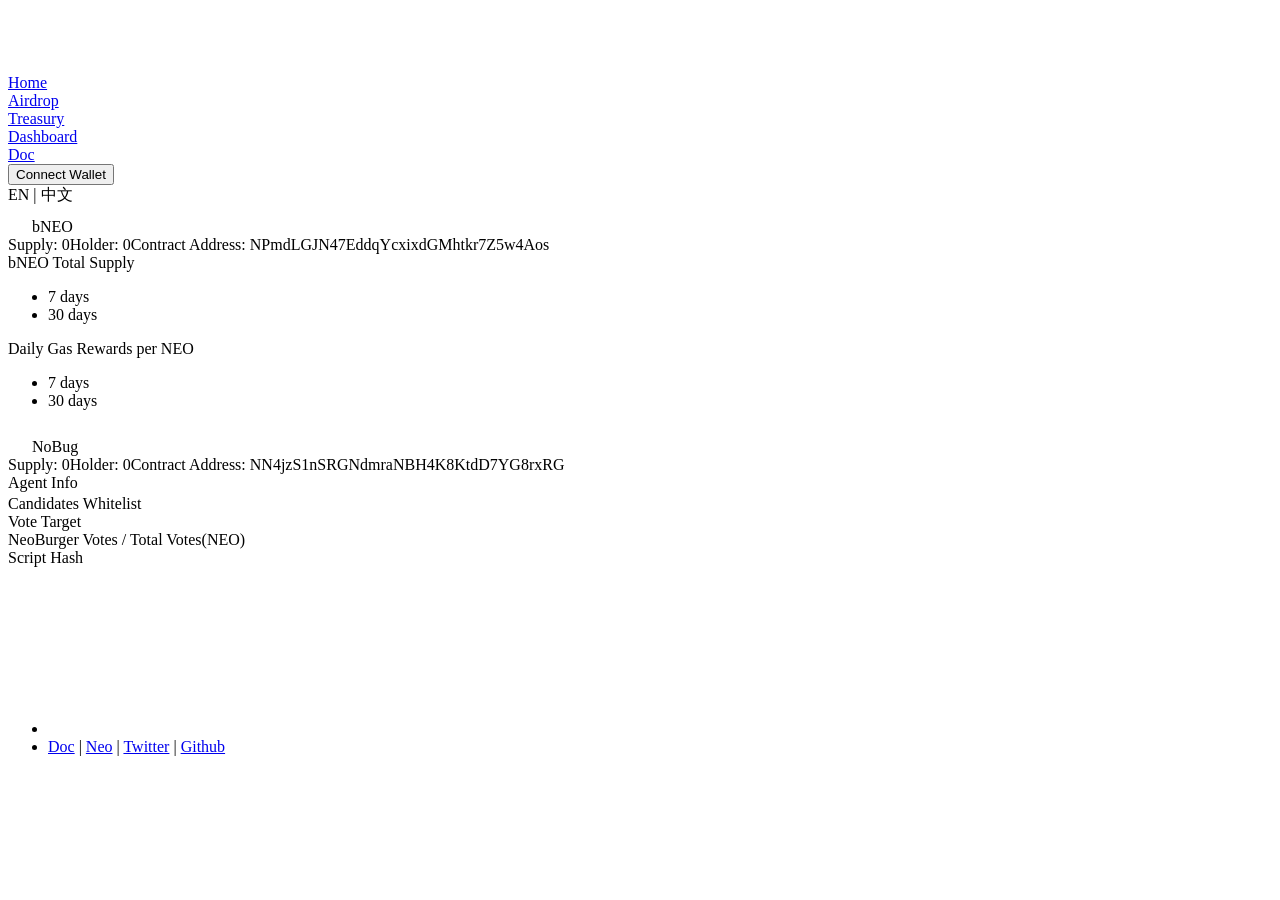
<file: en/dashboard/index.html>
<!DOCTYPE html><html><head><meta charSet="utf-8"/><title>NeoBurger</title><meta content="width=device-width, initial-scale=1.0, maximum-scale=1.0, user-scalable=0;" name="viewport"/><meta name="description" content="NeoBurger"/><link rel="shortcut icon" type="image/x-icon" href="/favicon.ico"/><meta name="next-head-count" content="5"/><link rel="preload" href="https://neoburger.io/_next/static/css/35cfaad9db6063da8b2a.css" as="style"/><link rel="stylesheet" href="https://neoburger.io/_next/static/css/35cfaad9db6063da8b2a.css" data-n-g=""/><link rel="preload" href="https://neoburger.io/_next/static/css/d5b1e43307bd4a473f0f.css" as="style"/><link rel="stylesheet" href="https://neoburger.io/_next/static/css/d5b1e43307bd4a473f0f.css" data-n-p=""/><noscript data-n-css=""></noscript><script defer="" nomodule="" src="https://neoburger.io/_next/static/chunks/polyfills-a40ef1678bae11e696dba45124eadd70.js"></script><script src="https://neoburger.io/_next/static/chunks/webpack-c3a61757f474b2a69ef4.js" defer=""></script><script src="https://neoburger.io/_next/static/chunks/framework-895f067827ebe11ffe45.js" defer=""></script><script src="https://neoburger.io/_next/static/chunks/main-3471f9e78cb3bb918a47.js" defer=""></script><script src="https://neoburger.io/_next/static/chunks/pages/_app-1772c39e324d71a3e7b8.js" defer=""></script><script src="https://neoburger.io/_next/static/chunks/57b53b02-f721454a9f1198e7f1e2.js" defer=""></script><script src="https://neoburger.io/_next/static/chunks/794-f8baca9fb721b2469a51.js" defer=""></script><script src="https://neoburger.io/_next/static/chunks/764-ab43ce83a44483c339f7.js" defer=""></script><script src="https://neoburger.io/_next/static/chunks/342-60608ad65075e4fdbf88.js" defer=""></script><script src="https://neoburger.io/_next/static/chunks/538-4649e16b5a68e8a712a3.js" defer=""></script><script src="https://neoburger.io/_next/static/chunks/pages/%5Blang%5D/dashboard-30d1cc2af692a97e5bd9.js" defer=""></script><script src="https://neoburger.io/_next/static/zRfd36V06G6QenKFFphNH/_buildManifest.js" defer=""></script><script src="https://neoburger.io/_next/static/zRfd36V06G6QenKFFphNH/_ssgManifest.js" defer=""></script></head><body><div id="__next"><header class="Header_pc_header__Py6iO Header_pc_black__3ElZG Header_pc_boxShadow__1HzpK"><div class="Header_pc_headerContent__3dXiw"><div class="Header_pc_mNeoburgerLogo__23XE2"><div style="display:inline-block;max-width:100%;overflow:hidden;position:relative;box-sizing:border-box;margin:0"><div style="box-sizing:border-box;display:block;max-width:100%"><img style="max-width:100%;display:block;margin:0;border:none;padding:0" alt="" aria-hidden="true" src="[data-uri]"/></div><img alt="NeoBurger Logo" src="[data-uri]" decoding="async" data-nimg="intrinsic" style="position:absolute;top:0;left:0;bottom:0;right:0;box-sizing:border-box;padding:0;border:none;margin:auto;display:block;width:0;height:0;min-width:100%;max-width:100%;min-height:100%;max-height:100%"/><noscript><img alt="NeoBurger Logo" srcSet="https://neoburger.io/_next/static/image/resources/images/neo-burger-logo-black.c0019dd0df98ad5b74f79d45b05e07a8.svg?auto=format&amp;fit=max&amp;w=48 1x, https://neoburger.io/_next/static/image/resources/images/neo-burger-logo-black.c0019dd0df98ad5b74f79d45b05e07a8.svg?auto=format&amp;fit=max&amp;w=96 2x" src="https://neoburger.io/_next/static/image/resources/images/neo-burger-logo-black.c0019dd0df98ad5b74f79d45b05e07a8.svg?auto=format&amp;fit=max&amp;w=96" decoding="async" data-nimg="intrinsic" style="position:absolute;top:0;left:0;bottom:0;right:0;box-sizing:border-box;padding:0;border:none;margin:auto;display:block;width:0;height:0;min-width:100%;max-width:100%;min-height:100%;max-height:100%" loading="lazy"/></noscript></div></div><div class="Header_pc_menu__2Pplk"><div style="display:inline-block;max-width:100%;overflow:hidden;position:relative;box-sizing:border-box;margin:0"><div style="box-sizing:border-box;display:block;max-width:100%"><img style="max-width:100%;display:block;margin:0;border:none;padding:0" alt="" aria-hidden="true" src="[data-uri]"/></div><img alt="menu" src="[data-uri]" decoding="async" data-nimg="intrinsic" style="position:absolute;top:0;left:0;bottom:0;right:0;box-sizing:border-box;padding:0;border:none;margin:auto;display:block;width:0;height:0;min-width:100%;max-width:100%;min-height:100%;max-height:100%"/><noscript><img alt="menu" srcSet="https://neoburger.io/_next/static/image/resources/images/menu-dark.b105521435137a4202a46af4b140430a.svg?auto=format&amp;fit=max&amp;w=32 1x, https://neoburger.io/_next/static/image/resources/images/menu-dark.b105521435137a4202a46af4b140430a.svg?auto=format&amp;fit=max&amp;w=48 2x" src="https://neoburger.io/_next/static/image/resources/images/menu-dark.b105521435137a4202a46af4b140430a.svg?auto=format&amp;fit=max&amp;w=48" decoding="async" data-nimg="intrinsic" style="position:absolute;top:0;left:0;bottom:0;right:0;box-sizing:border-box;padding:0;border:none;margin:auto;display:block;width:0;height:0;min-width:100%;max-width:100%;min-height:100%;max-height:100%" loading="lazy"/></noscript></div></div><div class="Header_pc_headerLink__U05C_"><a class="Header_pc_linkFont__MiZ52 " href="/en/home/">Home</a></div><div class="Header_pc_pageLink__3L1ey"><a class="Header_pc_linkFont__MiZ52 " href="/en/airdrop/">Airdrop</a></div><div class="Header_pc_pageLink__3L1ey"><a class="Header_pc_linkFont__MiZ52 " href="/en/treasury/">Treasury</a></div><div class="Header_pc_pageLink__3L1ey"><a class="Header_pc_linkFont__MiZ52 Header_pc_bolder__2wyrQ" href="/en/dashboard/">Dashboard</a></div><div class="Header_pc_pageLink__3L1ey"><a class="Header_pc_linkFont__MiZ52" target="_blank" rel="noreferrer" href="https://neoburger.github.io/">Doc</a></div><div class="Wallet_walletWrapper__2rIi0 Header_pc_walletBtn__1jdRY undefined"><button class="Wallet_connectBtn__3wuZI  Wallet_blackBtn__28NCf"><span>Connect Wallet</span></button></div><div class="Header_pc_languageSwitch__2oPO3"><a class="Header_pc_languageBtn__30M0n Header_pc_bolder__2wyrQ">EN</a><span> | </span><a class="Header_pc_languageBtn__30M0n false">中文</a></div></div></header><div class="Dashboard_dashboardWrapper__2vsr2"><div class="Dashboard_perDashBoardWrapper__2blnt Dashboard_marginTop200__1nLQ8"><div class="Dashboard_logoWrapper__xCr6-"><div style="display:inline-block;max-width:100%;overflow:hidden;position:relative;box-sizing:border-box;margin:0"><div style="box-sizing:border-box;display:block;max-width:100%"><img style="max-width:100%;display:block;margin:0;border:none;padding:0" alt="" aria-hidden="true" src="[data-uri]"/></div><img alt="bneoDashboardLogo" src="[data-uri]" decoding="async" data-nimg="intrinsic" style="position:absolute;top:0;left:0;bottom:0;right:0;box-sizing:border-box;padding:0;border:none;margin:auto;display:block;width:0;height:0;min-width:100%;max-width:100%;min-height:100%;max-height:100%"/><noscript><img alt="bneoDashboardLogo" srcSet="https://neoburger.io/_next/static/image/resources/images/bneo-dashboard.313b1cb47d39584e2fb1b851cb0f88ea.svg?auto=format&amp;fit=max&amp;w=32 1x, https://neoburger.io/_next/static/image/resources/images/bneo-dashboard.313b1cb47d39584e2fb1b851cb0f88ea.svg?auto=format&amp;fit=max&amp;w=48 2x" src="https://neoburger.io/_next/static/image/resources/images/bneo-dashboard.313b1cb47d39584e2fb1b851cb0f88ea.svg?auto=format&amp;fit=max&amp;w=48" decoding="async" data-nimg="intrinsic" style="position:absolute;top:0;left:0;bottom:0;right:0;box-sizing:border-box;padding:0;border:none;margin:auto;display:block;width:0;height:0;min-width:100%;max-width:100%;min-height:100%;max-height:100%" loading="lazy"/></noscript></div><span class="Dashboard_tokenName__1DWM0">bNEO</span></div><div class="Dashboard_infoWrapper__2CwLN"><span>Supply<!-- -->: <!-- -->0</span><span class="Dashboard_marginLeft24__2mk88">Holder<!-- -->: <!-- -->0</span><span class="Dashboard_marginLeftAuto__3RlQJ">Contract Address<!-- -->: <!-- -->NPmdLGJN47EddqYcxixdGMhtkr7Z5w4Aos</span></div><div class="Dashboard_chartsWrapper__14Zj3"><div class="Dashboard_chartItemWrappper__3hvMz"><div><div class="SupplyChart_chartName__3Qp4W">bNEO Total Supply</div><ul class="SupplyChart_optionWrapper__3Zzt8"><li class="SupplyChart_option__1R3py SupplyChart_selected__bEL64">7 <!-- -->days</li><li class="SupplyChart_option__1R3py ">30 <!-- -->days</li></ul><div class="Dashboard_supplyChartWrapper__3lOjb"></div></div></div><div class="Dashboard_chartItemWrappper__3hvMz"><div><div class="RewardChart_chartName__2Ple-">Daily Gas Rewards per NEO</div><ul class="RewardChart_optionWrapper__3UsJi"><li class="RewardChart_option__2nWTv RewardChart_selected__3Mrci">7 <!-- -->days</li><li class="RewardChart_option__2nWTv ">30 <!-- -->days</li></ul><div class="Dashboard_supplyChartWrapper__3lOjb"></div></div></div></div></div><div class="Dashboard_perDashBoardWrapper__2blnt Dashboard_marginTop48__vtguX Dashboard_marginBottom32__2ZO6L"><div class="Dashboard_logoWrapper__xCr6-"><div style="display:inline-block;max-width:100%;overflow:hidden;position:relative;box-sizing:border-box;margin:0"><div style="box-sizing:border-box;display:block;max-width:100%"><img style="max-width:100%;display:block;margin:0;border:none;padding:0" alt="" aria-hidden="true" src="[data-uri]"/></div><img alt="nobugLogo" src="[data-uri]" decoding="async" data-nimg="intrinsic" style="position:absolute;top:0;left:0;bottom:0;right:0;box-sizing:border-box;padding:0;border:none;margin:auto;display:block;width:0;height:0;min-width:100%;max-width:100%;min-height:100%;max-height:100%"/><noscript><img alt="nobugLogo" srcSet="https://neoburger.io/_next/static/image/resources/images/nobug-logo.c3a23f8b99704de76bdd0584da9d12b9.svg?auto=format&amp;fit=max&amp;w=32 1x, https://neoburger.io/_next/static/image/resources/images/nobug-logo.c3a23f8b99704de76bdd0584da9d12b9.svg?auto=format&amp;fit=max&amp;w=48 2x" src="https://neoburger.io/_next/static/image/resources/images/nobug-logo.c3a23f8b99704de76bdd0584da9d12b9.svg?auto=format&amp;fit=max&amp;w=48" decoding="async" data-nimg="intrinsic" style="position:absolute;top:0;left:0;bottom:0;right:0;box-sizing:border-box;padding:0;border:none;margin:auto;display:block;width:0;height:0;min-width:100%;max-width:100%;min-height:100%;max-height:100%" loading="lazy"/></noscript></div><span class="Dashboard_tokenName__1DWM0">NoBug</span></div><div class="Dashboard_infoWrapper__2CwLN Dashboard_marginBottom32__2ZO6L"><span>Supply<!-- -->: <!-- -->0</span><span class="Dashboard_marginLeft24__2mk88">Holder<!-- -->: <!-- -->0</span><span class="Dashboard_marginLeftAuto__3RlQJ">Contract Address<!-- -->: <!-- -->NN4jzS1nSRGNdmraNBH4K8KtdD7YG8rxRG</span></div></div><div class="Dashboard_agentDashBoardWrapper__2b61U"><div class="Dashboard_agentWrapper__3t20n"><div class="Dashboard_agentHeaderText__3Uqkx">Agent Info</div><div class="Dashboard_agentHeaderRightWrapper__SQNr1"><span class="Dashboard_agentHeaderTextRight__WM-__">Candidates Whitelist</span><div style="display:inline-block;max-width:100%;overflow:hidden;position:relative;box-sizing:border-box;margin:0"><div style="box-sizing:border-box;display:block;max-width:100%"><img style="max-width:100%;display:block;margin:0;border:none;padding:0" alt="" aria-hidden="true" src="[data-uri]"/></div><img alt="jumpLogo" src="[data-uri]" decoding="async" data-nimg="intrinsic" style="position:absolute;top:0;left:0;bottom:0;right:0;box-sizing:border-box;padding:0;border:none;margin:auto;display:block;width:0;height:0;min-width:100%;max-width:100%;min-height:100%;max-height:100%"/><noscript><img alt="jumpLogo" srcSet="https://neoburger.io/_next/static/image/resources/images/jump-logo.6c2eefcfc75eccde99d109490616462d.svg?auto=format&amp;fit=max&amp;w=32 1x, https://neoburger.io/_next/static/image/resources/images/jump-logo.6c2eefcfc75eccde99d109490616462d.svg?auto=format&amp;fit=max&amp;w=48 2x" src="https://neoburger.io/_next/static/image/resources/images/jump-logo.6c2eefcfc75eccde99d109490616462d.svg?auto=format&amp;fit=max&amp;w=48" decoding="async" data-nimg="intrinsic" style="position:absolute;top:0;left:0;bottom:0;right:0;box-sizing:border-box;padding:0;border:none;margin:auto;display:block;width:0;height:0;min-width:100%;max-width:100%;min-height:100%;max-height:100%" loading="lazy"/></noscript></div></div></div><div class="Dashboard_listHeader__1T95B"><div>Vote Target</div><div>NeoBurger Votes / Total Votes(NEO)</div><div>Script Hash</div></div></div></div><footer class="Footer_pc_footer__-FMRm"><nav><ul class="Footer_pc_footerMenu__2lUyk"><li class="Footer_pc_width24__38-vS"><div style="display:inline-block;max-width:100%;overflow:hidden;position:relative;box-sizing:border-box;margin:0"><div style="box-sizing:border-box;display:block;max-width:100%"><img style="max-width:100%;display:block;margin:0;border:none;padding:0" alt="" aria-hidden="true" src="[data-uri]"/></div><img alt="neo burger dark" src="[data-uri]" decoding="async" data-nimg="intrinsic" style="position:absolute;top:0;left:0;bottom:0;right:0;box-sizing:border-box;padding:0;border:none;margin:auto;display:block;width:0;height:0;min-width:100%;max-width:100%;min-height:100%;max-height:100%"/><noscript><img alt="neo burger dark" srcSet="https://neoburger.io/_next/static/image/resources/images/neo-burger-dark.1c1b4cbebefac221271eca5b6c2d0d68.svg?auto=format&amp;fit=max&amp;w=256 1x, https://neoburger.io/_next/static/image/resources/images/neo-burger-dark.1c1b4cbebefac221271eca5b6c2d0d68.svg?auto=format&amp;fit=max&amp;w=384 2x" src="https://neoburger.io/_next/static/image/resources/images/neo-burger-dark.1c1b4cbebefac221271eca5b6c2d0d68.svg?auto=format&amp;fit=max&amp;w=384" decoding="async" data-nimg="intrinsic" style="position:absolute;top:0;left:0;bottom:0;right:0;box-sizing:border-box;padding:0;border:none;margin:auto;display:block;width:0;height:0;min-width:100%;max-width:100%;min-height:100%;max-height:100%" loading="lazy"/></noscript></div></li><li><a href="https://neoburger.github.io/" class="Footer_pc_footerText__1cET2 Footer_pc_hideInPC__3Tv35">Doc</a><span class="Footer_pc_divider__1HMNu Footer_pc_hideInPC__3Tv35"> | </span><a href="https://neo.org/" class="Footer_pc_footerText__1cET2">Neo</a><span class="Footer_pc_divider__1HMNu"> | </span><a href="https://twitter.com/NeoBurger_io" class="Footer_pc_footerText__1cET2">Twitter</a><span class="Footer_pc_divider__1HMNu"> | </span><a href="https://github.com/neoburger" class="Footer_pc_footerText__1cET2">Github</a></li></ul></nav></footer></div><script id="__NEXT_DATA__" type="application/json">{"props":{"pageProps":{"language":"en"},"__N_SSG":true},"page":"/[lang]/dashboard","query":{"lang":"en"},"buildId":"zRfd36V06G6QenKFFphNH","assetPrefix":"https://neoburger.io","isFallback":false,"gsp":true,"scriptLoader":[]}</script></body></html>
</file>
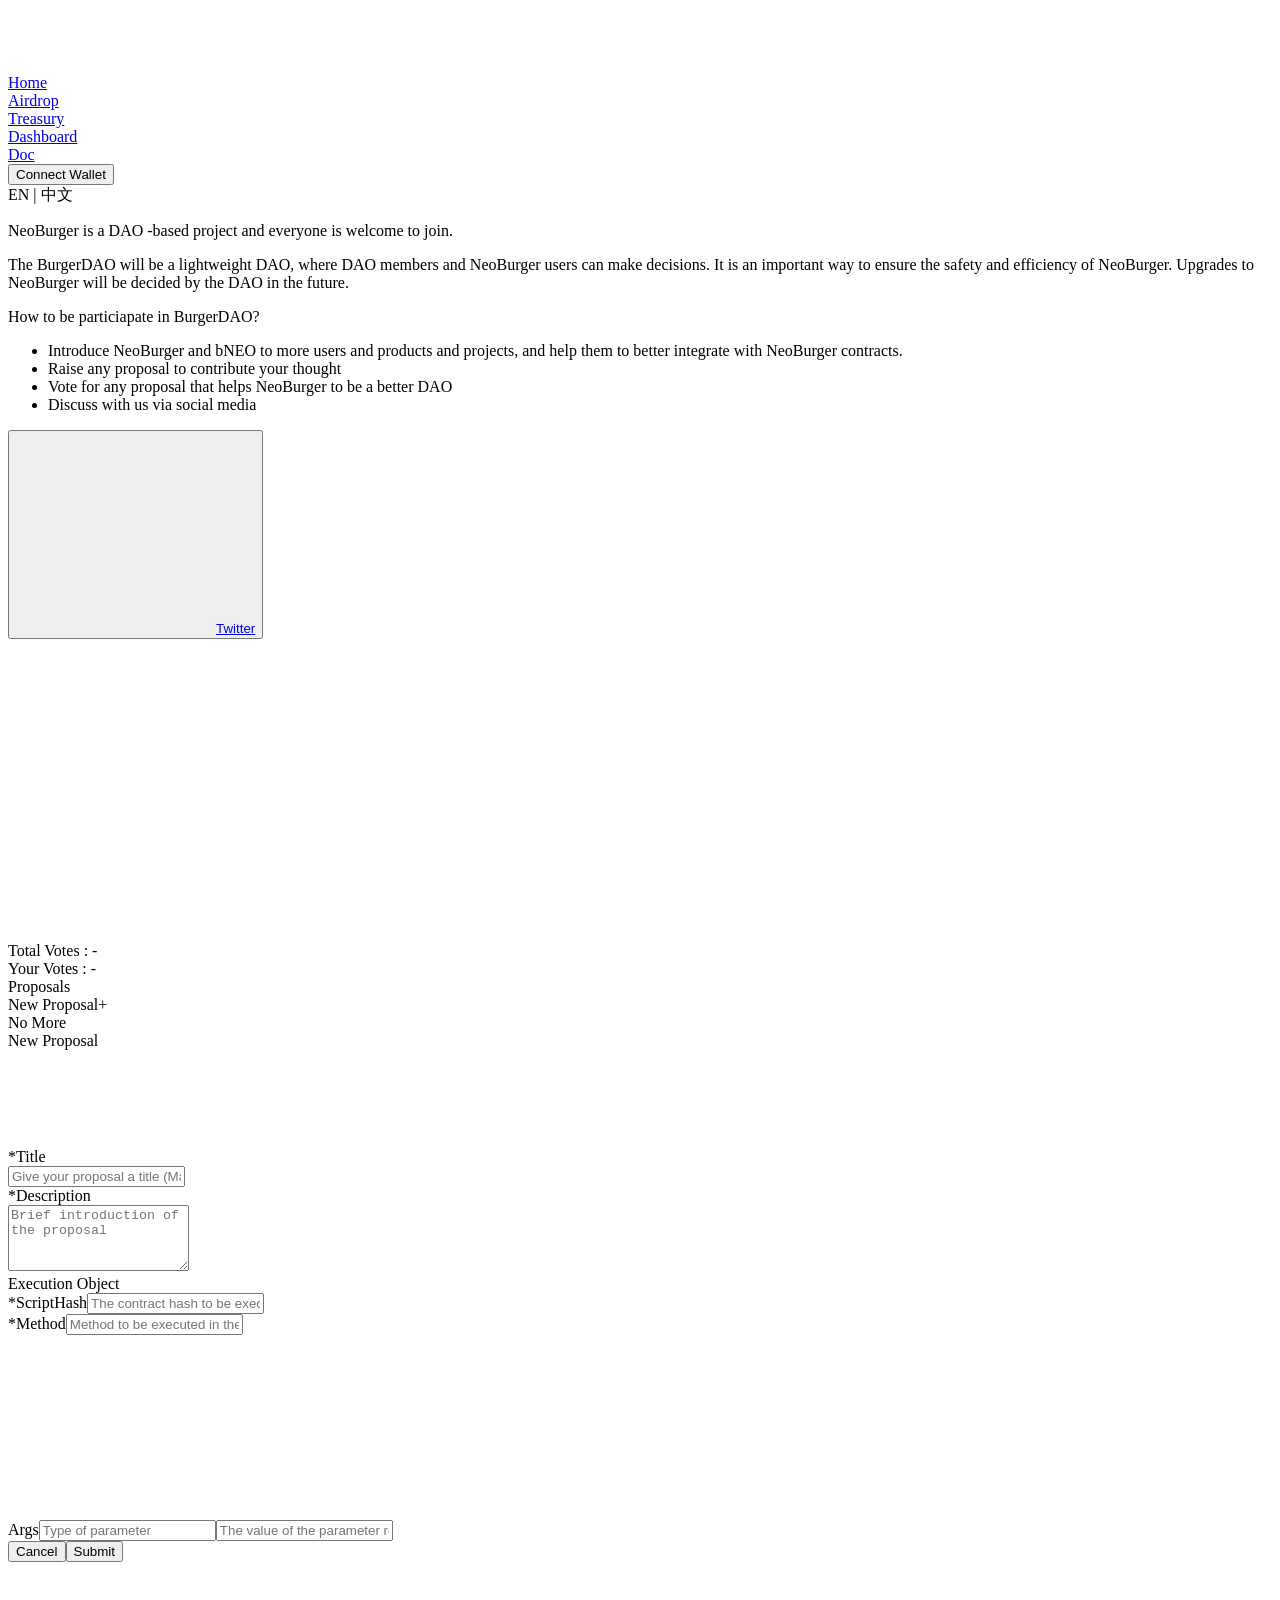
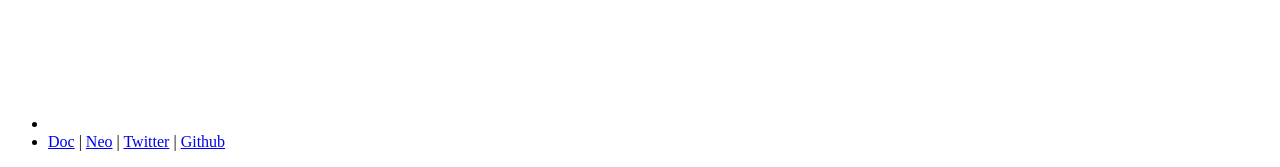
<file: en/governance/index.html>
<!DOCTYPE html><html><head><meta charSet="utf-8"/><title>NeoBurger</title><meta content="width=device-width, initial-scale=1.0, maximum-scale=1.0, user-scalable=0;" name="viewport"/><meta name="description" content="NeoBurger"/><link rel="shortcut icon" type="image/x-icon" href="/favicon.ico"/><meta name="next-head-count" content="5"/><link rel="preload" href="https://neoburger.io/_next/static/css/35cfaad9db6063da8b2a.css" as="style"/><link rel="stylesheet" href="https://neoburger.io/_next/static/css/35cfaad9db6063da8b2a.css" data-n-g=""/><link rel="preload" href="https://neoburger.io/_next/static/css/cf33d3e971972f5b968e.css" as="style"/><link rel="stylesheet" href="https://neoburger.io/_next/static/css/cf33d3e971972f5b968e.css" data-n-p=""/><noscript data-n-css=""></noscript><script defer="" nomodule="" src="https://neoburger.io/_next/static/chunks/polyfills-a40ef1678bae11e696dba45124eadd70.js"></script><script src="https://neoburger.io/_next/static/chunks/webpack-c3a61757f474b2a69ef4.js" defer=""></script><script src="https://neoburger.io/_next/static/chunks/framework-895f067827ebe11ffe45.js" defer=""></script><script src="https://neoburger.io/_next/static/chunks/main-3471f9e78cb3bb918a47.js" defer=""></script><script src="https://neoburger.io/_next/static/chunks/pages/_app-1772c39e324d71a3e7b8.js" defer=""></script><script src="https://neoburger.io/_next/static/chunks/57b53b02-f721454a9f1198e7f1e2.js" defer=""></script><script src="https://neoburger.io/_next/static/chunks/794-f8baca9fb721b2469a51.js" defer=""></script><script src="https://neoburger.io/_next/static/chunks/538-4649e16b5a68e8a712a3.js" defer=""></script><script src="https://neoburger.io/_next/static/chunks/905-81c11d5777b3449202fb.js" defer=""></script><script src="https://neoburger.io/_next/static/chunks/pages/%5Blang%5D/governance-7b6e885f7a0b0f5b9bf0.js" defer=""></script><script src="https://neoburger.io/_next/static/zRfd36V06G6QenKFFphNH/_buildManifest.js" defer=""></script><script src="https://neoburger.io/_next/static/zRfd36V06G6QenKFFphNH/_ssgManifest.js" defer=""></script></head><body><div id="__next"><header class="Header_pc_header__Py6iO Header_pc_black__3ElZG Header_pc_boxShadow__1HzpK"><div class="Header_pc_headerContent__3dXiw"><div class="Header_pc_mNeoburgerLogo__23XE2"><div style="display:inline-block;max-width:100%;overflow:hidden;position:relative;box-sizing:border-box;margin:0"><div style="box-sizing:border-box;display:block;max-width:100%"><img style="max-width:100%;display:block;margin:0;border:none;padding:0" alt="" aria-hidden="true" src="[data-uri]"/></div><img alt="NeoBurger Logo" src="[data-uri]" decoding="async" data-nimg="intrinsic" style="position:absolute;top:0;left:0;bottom:0;right:0;box-sizing:border-box;padding:0;border:none;margin:auto;display:block;width:0;height:0;min-width:100%;max-width:100%;min-height:100%;max-height:100%"/><noscript><img alt="NeoBurger Logo" srcSet="https://neoburger.io/_next/static/image/resources/images/neo-burger-logo-black.c0019dd0df98ad5b74f79d45b05e07a8.svg?auto=format&amp;fit=max&amp;w=48 1x, https://neoburger.io/_next/static/image/resources/images/neo-burger-logo-black.c0019dd0df98ad5b74f79d45b05e07a8.svg?auto=format&amp;fit=max&amp;w=96 2x" src="https://neoburger.io/_next/static/image/resources/images/neo-burger-logo-black.c0019dd0df98ad5b74f79d45b05e07a8.svg?auto=format&amp;fit=max&amp;w=96" decoding="async" data-nimg="intrinsic" style="position:absolute;top:0;left:0;bottom:0;right:0;box-sizing:border-box;padding:0;border:none;margin:auto;display:block;width:0;height:0;min-width:100%;max-width:100%;min-height:100%;max-height:100%" loading="lazy"/></noscript></div></div><div class="Header_pc_menu__2Pplk"><div style="display:inline-block;max-width:100%;overflow:hidden;position:relative;box-sizing:border-box;margin:0"><div style="box-sizing:border-box;display:block;max-width:100%"><img style="max-width:100%;display:block;margin:0;border:none;padding:0" alt="" aria-hidden="true" src="[data-uri]"/></div><img alt="menu" src="[data-uri]" decoding="async" data-nimg="intrinsic" style="position:absolute;top:0;left:0;bottom:0;right:0;box-sizing:border-box;padding:0;border:none;margin:auto;display:block;width:0;height:0;min-width:100%;max-width:100%;min-height:100%;max-height:100%"/><noscript><img alt="menu" srcSet="https://neoburger.io/_next/static/image/resources/images/menu-dark.b105521435137a4202a46af4b140430a.svg?auto=format&amp;fit=max&amp;w=32 1x, https://neoburger.io/_next/static/image/resources/images/menu-dark.b105521435137a4202a46af4b140430a.svg?auto=format&amp;fit=max&amp;w=48 2x" src="https://neoburger.io/_next/static/image/resources/images/menu-dark.b105521435137a4202a46af4b140430a.svg?auto=format&amp;fit=max&amp;w=48" decoding="async" data-nimg="intrinsic" style="position:absolute;top:0;left:0;bottom:0;right:0;box-sizing:border-box;padding:0;border:none;margin:auto;display:block;width:0;height:0;min-width:100%;max-width:100%;min-height:100%;max-height:100%" loading="lazy"/></noscript></div></div><div class="Header_pc_headerLink__U05C_"><a class="Header_pc_linkFont__MiZ52 " href="/en/home/">Home</a></div><div class="Header_pc_pageLink__3L1ey"><a class="Header_pc_linkFont__MiZ52 " href="/en/airdrop/">Airdrop</a></div><div class="Header_pc_pageLink__3L1ey"><a class="Header_pc_linkFont__MiZ52 " href="/en/treasury/">Treasury</a></div><div class="Header_pc_pageLink__3L1ey"><a class="Header_pc_linkFont__MiZ52 " href="/en/dashboard/">Dashboard</a></div><div class="Header_pc_pageLink__3L1ey"><a class="Header_pc_linkFont__MiZ52" target="_blank" rel="noreferrer" href="https://neoburger.github.io/">Doc</a></div><div class="Wallet_walletWrapper__2rIi0 Header_pc_walletBtn__1jdRY undefined"><button class="Wallet_connectBtn__3wuZI  Wallet_blackBtn__28NCf"><span>Connect Wallet</span></button></div><div class="Header_pc_languageSwitch__2oPO3"><a class="Header_pc_languageBtn__30M0n Header_pc_bolder__2wyrQ">EN</a><span> | </span><a class="Header_pc_languageBtn__30M0n false">中文</a></div></div></header><div class="Governance_wrapper__1keDM"><div class="Governance_introWrapper__1xNCW"><article class="Governance_articleWrapper__3bCW5"><p class="Governance_marginBottom16__ZAXpZ">NeoBurger is a DAO -based project and everyone is welcome to join.</p><p class="Governance_marginBottom16__ZAXpZ">The BurgerDAO will be a lightweight DAO, where DAO members and NeoBurger users can make decisions. It is an important way to ensure the safety and efficiency of NeoBurger. Upgrades to NeoBurger will be decided by the DAO in the future.</p><p>How to be particiapate in BurgerDAO?</p><ul class="Governance_introUl__qZx1h"><li>Introduce NeoBurger and bNEO to more users and products and projects, and help them to better integrate with NeoBurger contracts.</li><li>Raise any proposal to contribute your thought</li><li>Vote for any proposal that helps NeoBurger to be a better DAO</li><li>Discuss with us via social media</li></ul><button class="Governance_twitterBtn__1oL5A"><div style="display:inline-block;max-width:100%;overflow:hidden;position:relative;box-sizing:border-box;margin:0"><div style="box-sizing:border-box;display:block;max-width:100%"><img style="max-width:100%;display:block;margin:0;border:none;padding:0" alt="" aria-hidden="true" src="[data-uri]"/></div><img alt="twitter" src="[data-uri]" decoding="async" data-nimg="intrinsic" class="Governance_btnIcon__2W319" style="position:absolute;top:0;left:0;bottom:0;right:0;box-sizing:border-box;padding:0;border:none;margin:auto;display:block;width:0;height:0;min-width:100%;max-width:100%;min-height:100%;max-height:100%"/><noscript><img alt="twitter" srcSet="https://neoburger.io/_next/static/image/resources/images/twitter.eb15734b6fa8bb7a815afcc18ec2ccf4.svg?auto=format&amp;fit=max&amp;w=256 1x, https://neoburger.io/_next/static/image/resources/images/twitter.eb15734b6fa8bb7a815afcc18ec2ccf4.svg?auto=format&amp;fit=max&amp;w=640 2x" src="https://neoburger.io/_next/static/image/resources/images/twitter.eb15734b6fa8bb7a815afcc18ec2ccf4.svg?auto=format&amp;fit=max&amp;w=640" decoding="async" data-nimg="intrinsic" style="position:absolute;top:0;left:0;bottom:0;right:0;box-sizing:border-box;padding:0;border:none;margin:auto;display:block;width:0;height:0;min-width:100%;max-width:100%;min-height:100%;max-height:100%" class="Governance_btnIcon__2W319" loading="lazy"/></noscript></div><a class="Governance_btnText__14R54" href="https://twitter.com/NeoBurger_io" target="_blank" rel="noreferrer">Twitter</a></button></article><div style="display:inline-block;max-width:100%;overflow:hidden;position:relative;box-sizing:border-box;margin:0"><div style="box-sizing:border-box;display:block;max-width:100%"><img style="max-width:100%;display:block;margin:0;border:none;padding:0" alt="" aria-hidden="true" src="[data-uri]"/></div><img alt="flag" src="[data-uri]" decoding="async" data-nimg="intrinsic" class="Governance_flag__2M4el" style="position:absolute;top:0;left:0;bottom:0;right:0;box-sizing:border-box;padding:0;border:none;margin:auto;display:block;width:0;height:0;min-width:100%;max-width:100%;min-height:100%;max-height:100%"/><noscript><img alt="flag" srcSet="https://neoburger.io/_next/static/image/resources/images/flag.48da154e2beb4eaab710149c8f53184f.svg?auto=format&amp;fit=max&amp;w=640 1x, https://neoburger.io/_next/static/image/resources/images/flag.48da154e2beb4eaab710149c8f53184f.svg?auto=format&amp;fit=max&amp;w=1080 2x" src="https://neoburger.io/_next/static/image/resources/images/flag.48da154e2beb4eaab710149c8f53184f.svg?auto=format&amp;fit=max&amp;w=1080" decoding="async" data-nimg="intrinsic" style="position:absolute;top:0;left:0;bottom:0;right:0;box-sizing:border-box;padding:0;border:none;margin:auto;display:block;width:0;height:0;min-width:100%;max-width:100%;min-height:100%;max-height:100%" class="Governance_flag__2M4el" loading="lazy"/></noscript></div></div><div class="Governance_voteWrapper__3Tepu"><div class="Governance_marginRight48__36tlZ">Total Votes<!-- --> : <!-- -->-</div><div>Your Votes<!-- --> : <!-- -->-</div></div><div class="Governance_proposalWrapper__P2fNk"><div class="Governance_proposalHeader__3ekWR"><div class="Governance_proposalTitle__2HNiL">Proposals</div><div class="Governance_proposalHeaderBtn__1dDdT"><span class="Governance_proposalHeaderBtnText__2aQ0G">New Proposal</span><span class="Governance_proposalHeaderBtnIcon__2cyFa">+</span></div></div><div class="Governance_proposalListWrapper__ejoU5"></div><div class="Governance_moreText__43gEi">No More</div></div><div class="Governance_hide__2P4PW"><div class="Governance_proposalModalWrapper__2jl8U"><div class="Governance_proposalModalTitle__1OVbs">New Proposal</div><div style="display:inline-block;max-width:100%;overflow:hidden;position:relative;box-sizing:border-box;margin:0"><div style="box-sizing:border-box;display:block;max-width:100%"><img style="max-width:100%;display:block;margin:0;border:none;padding:0" alt="" aria-hidden="true" src="[data-uri]"/></div><img alt="closeBtn" src="[data-uri]" decoding="async" data-nimg="intrinsic" class="Governance_closeBtnImg__NQF_t" style="position:absolute;top:0;left:0;bottom:0;right:0;box-sizing:border-box;padding:0;border:none;margin:auto;display:block;width:0;height:0;min-width:100%;max-width:100%;min-height:100%;max-height:100%"/><noscript><img alt="closeBtn" srcSet="https://neoburger.io/_next/static/image/resources/images/close-btn-shadow.30ee761581db59fdb82c251717db40e1.svg?auto=format&amp;fit=max&amp;w=96 1x, https://neoburger.io/_next/static/image/resources/images/close-btn-shadow.30ee761581db59fdb82c251717db40e1.svg?auto=format&amp;fit=max&amp;w=256 2x" src="https://neoburger.io/_next/static/image/resources/images/close-btn-shadow.30ee761581db59fdb82c251717db40e1.svg?auto=format&amp;fit=max&amp;w=256" decoding="async" data-nimg="intrinsic" style="position:absolute;top:0;left:0;bottom:0;right:0;box-sizing:border-box;padding:0;border:none;margin:auto;display:block;width:0;height:0;min-width:100%;max-width:100%;min-height:100%;max-height:100%" class="Governance_closeBtnImg__NQF_t" loading="lazy"/></noscript></div><div class="Governance_proposalSubTitle__A4AsP"><span class="Governance_colorRed__2gbG1">*</span><span>Title</span></div><div><input type="text" class="Governance_inputStyle__3tZqK" placeholder="Give your proposal a title (Maximum 50 characters)" maxLength="50" value="" required=""/></div><div class="Governance_proposalSubTitle__A4AsP"><span class="Governance_colorRed__2gbG1">*</span><span>Description</span></div><div><textarea class="Governance_inputStyle__3tZqK" rows="4" placeholder="Brief introduction of the proposal"></textarea></div><div class="Governance_proposalSubTitle__A4AsP"><span>Execution Object</span></div><div class="Governance_proposalSubTitle__A4AsP"><span class="Governance_colorRed__2gbG1">*</span><span class="Governance_proposalSubTitle2__3a1GF">ScriptHash</span><input type="text" class="Governance_inputStyle2__1jcQP" placeholder="The contract hash to be executed" value=""/></div><div class="Governance_proposalSubTitle__A4AsP"><span class="Governance_colorRed__2gbG1">*</span><span class="Governance_proposalSubTitle2__3a1GF">Method</span><input type="text" class="Governance_inputStyle2__1jcQP" placeholder="Method to be executed in the contract" value=""/></div><div class="Governance_proposalSubTitle__A4AsP"><span class="Governance_proposalSubTitle3__2rmxc">Args</span><input type="text" class="Governance_inputType__mk_nT" placeholder="Type of parameter" value=""/><input type="text" class="Governance_inputStyle2__1jcQP" placeholder="The value of the parameter required to execute the method" value=""/><div style="display:inline-block;max-width:100%;overflow:hidden;position:relative;box-sizing:border-box;margin:0"><div style="box-sizing:border-box;display:block;max-width:100%"><img style="max-width:100%;display:block;margin:0;border:none;padding:0" alt="" aria-hidden="true" src="[data-uri]"/></div><img alt="addCircle" src="[data-uri]" decoding="async" data-nimg="intrinsic" class="Governance_operateBtn__fKaOV" style="position:absolute;top:0;left:0;bottom:0;right:0;box-sizing:border-box;padding:0;border:none;margin:auto;display:block;width:0;height:0;min-width:100%;max-width:100%;min-height:100%;max-height:100%"/><noscript><img alt="addCircle" srcSet="https://neoburger.io/_next/static/image/resources/images/add-circle.03565b13fadf8a369b230b3af4ebbb55.svg?auto=format&amp;fit=max&amp;w=256 1x, https://neoburger.io/_next/static/image/resources/images/add-circle.03565b13fadf8a369b230b3af4ebbb55.svg?auto=format&amp;fit=max&amp;w=640 2x" src="https://neoburger.io/_next/static/image/resources/images/add-circle.03565b13fadf8a369b230b3af4ebbb55.svg?auto=format&amp;fit=max&amp;w=640" decoding="async" data-nimg="intrinsic" style="position:absolute;top:0;left:0;bottom:0;right:0;box-sizing:border-box;padding:0;border:none;margin:auto;display:block;width:0;height:0;min-width:100%;max-width:100%;min-height:100%;max-height:100%" class="Governance_operateBtn__fKaOV" loading="lazy"/></noscript></div></div><div class="Governance_modalBtnWrap__1Hilh"><button class="Governance_modalBtnCancel__2d3yQ">Cancel</button><button class="Governance_modalBtnSubmit__2-LJQ">Submit</button></div></div></div></div><footer class="Footer_pc_footer__-FMRm"><nav><ul class="Footer_pc_footerMenu__2lUyk"><li class="Footer_pc_width24__38-vS"><div style="display:inline-block;max-width:100%;overflow:hidden;position:relative;box-sizing:border-box;margin:0"><div style="box-sizing:border-box;display:block;max-width:100%"><img style="max-width:100%;display:block;margin:0;border:none;padding:0" alt="" aria-hidden="true" src="[data-uri]"/></div><img alt="neo burger dark" src="[data-uri]" decoding="async" data-nimg="intrinsic" style="position:absolute;top:0;left:0;bottom:0;right:0;box-sizing:border-box;padding:0;border:none;margin:auto;display:block;width:0;height:0;min-width:100%;max-width:100%;min-height:100%;max-height:100%"/><noscript><img alt="neo burger dark" srcSet="https://neoburger.io/_next/static/image/resources/images/neo-burger-dark.1c1b4cbebefac221271eca5b6c2d0d68.svg?auto=format&amp;fit=max&amp;w=256 1x, https://neoburger.io/_next/static/image/resources/images/neo-burger-dark.1c1b4cbebefac221271eca5b6c2d0d68.svg?auto=format&amp;fit=max&amp;w=384 2x" src="https://neoburger.io/_next/static/image/resources/images/neo-burger-dark.1c1b4cbebefac221271eca5b6c2d0d68.svg?auto=format&amp;fit=max&amp;w=384" decoding="async" data-nimg="intrinsic" style="position:absolute;top:0;left:0;bottom:0;right:0;box-sizing:border-box;padding:0;border:none;margin:auto;display:block;width:0;height:0;min-width:100%;max-width:100%;min-height:100%;max-height:100%" loading="lazy"/></noscript></div></li><li><a href="https://neoburger.github.io/" class="Footer_pc_footerText__1cET2 Footer_pc_hideInPC__3Tv35">Doc</a><span class="Footer_pc_divider__1HMNu Footer_pc_hideInPC__3Tv35"> | </span><a href="https://neo.org/" class="Footer_pc_footerText__1cET2">Neo</a><span class="Footer_pc_divider__1HMNu"> | </span><a href="https://twitter.com/NeoBurger_io" class="Footer_pc_footerText__1cET2">Twitter</a><span class="Footer_pc_divider__1HMNu"> | </span><a href="https://github.com/neoburger" class="Footer_pc_footerText__1cET2">Github</a></li></ul></nav></footer></div><script id="__NEXT_DATA__" type="application/json">{"props":{"pageProps":{"language":"en"},"__N_SSG":true},"page":"/[lang]/governance","query":{"lang":"en"},"buildId":"zRfd36V06G6QenKFFphNH","assetPrefix":"https://neoburger.io","isFallback":false,"gsp":true,"scriptLoader":[]}</script></body></html>
</file>
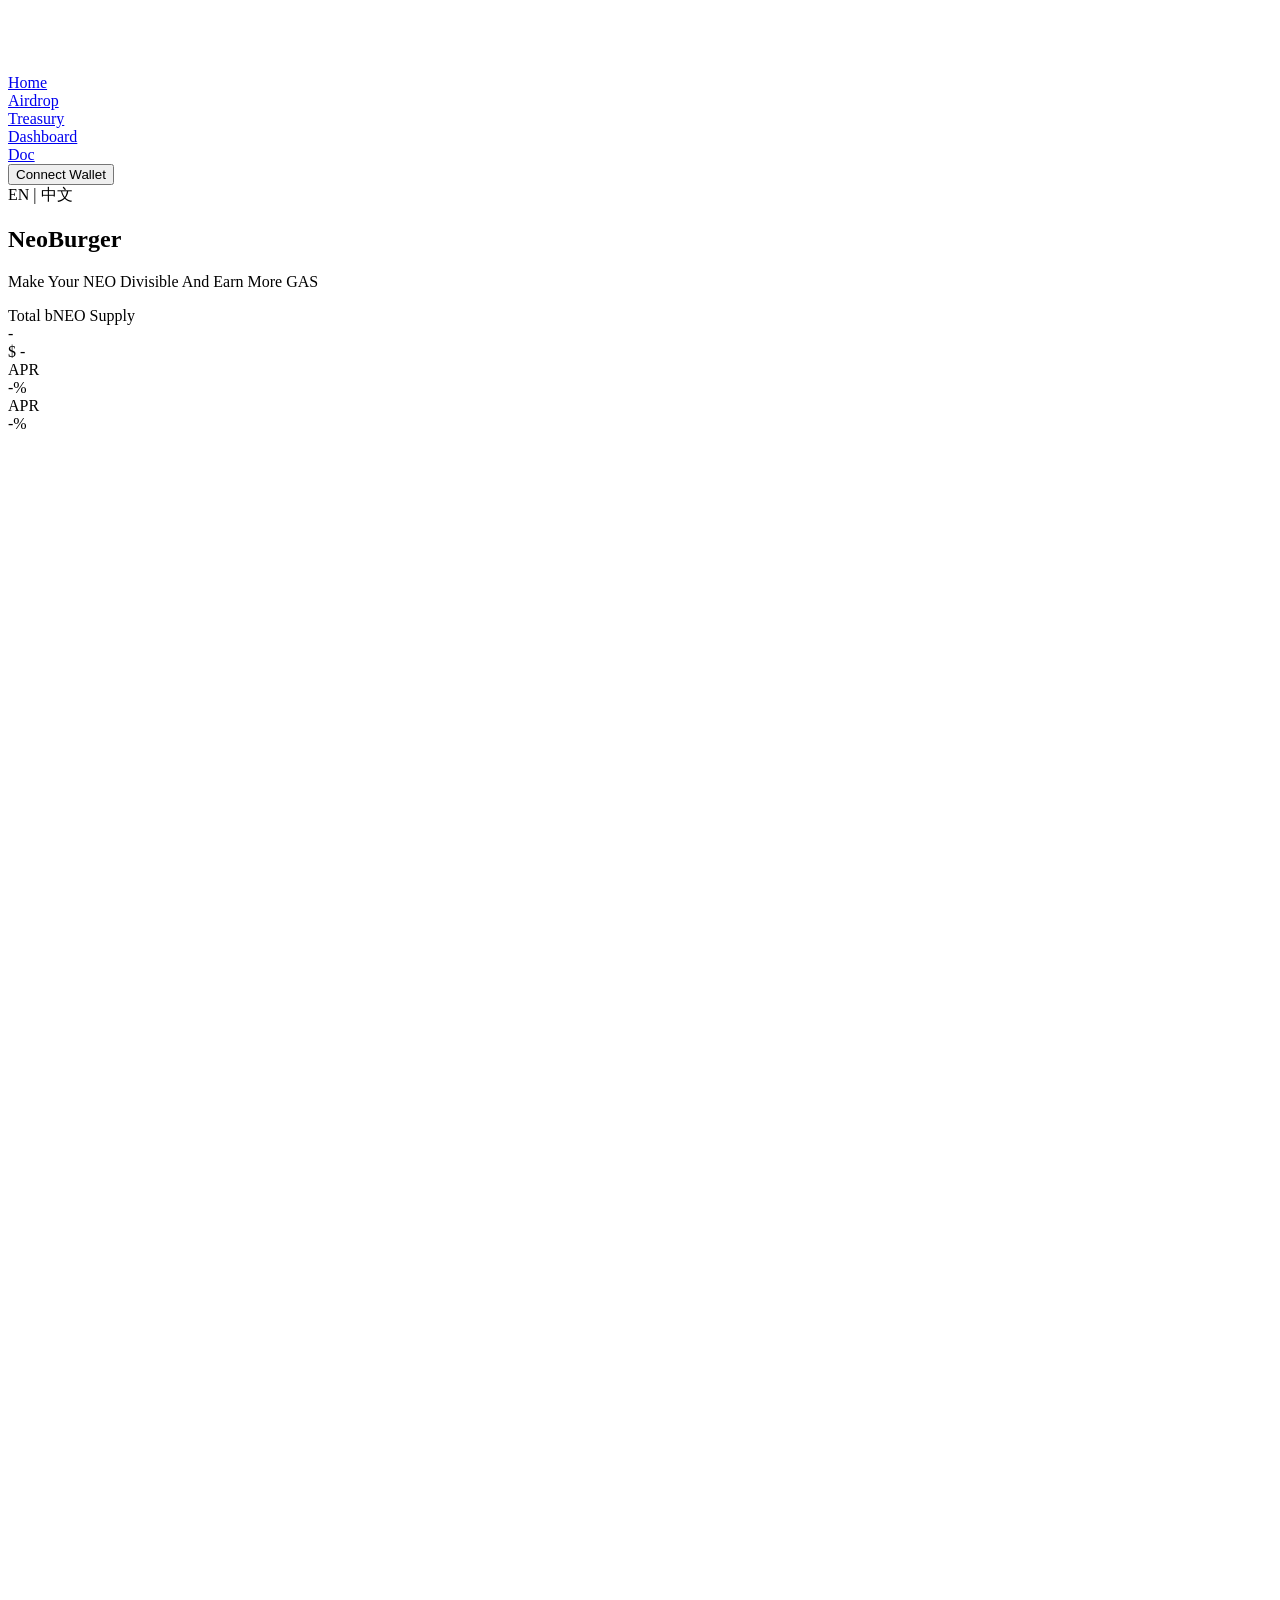
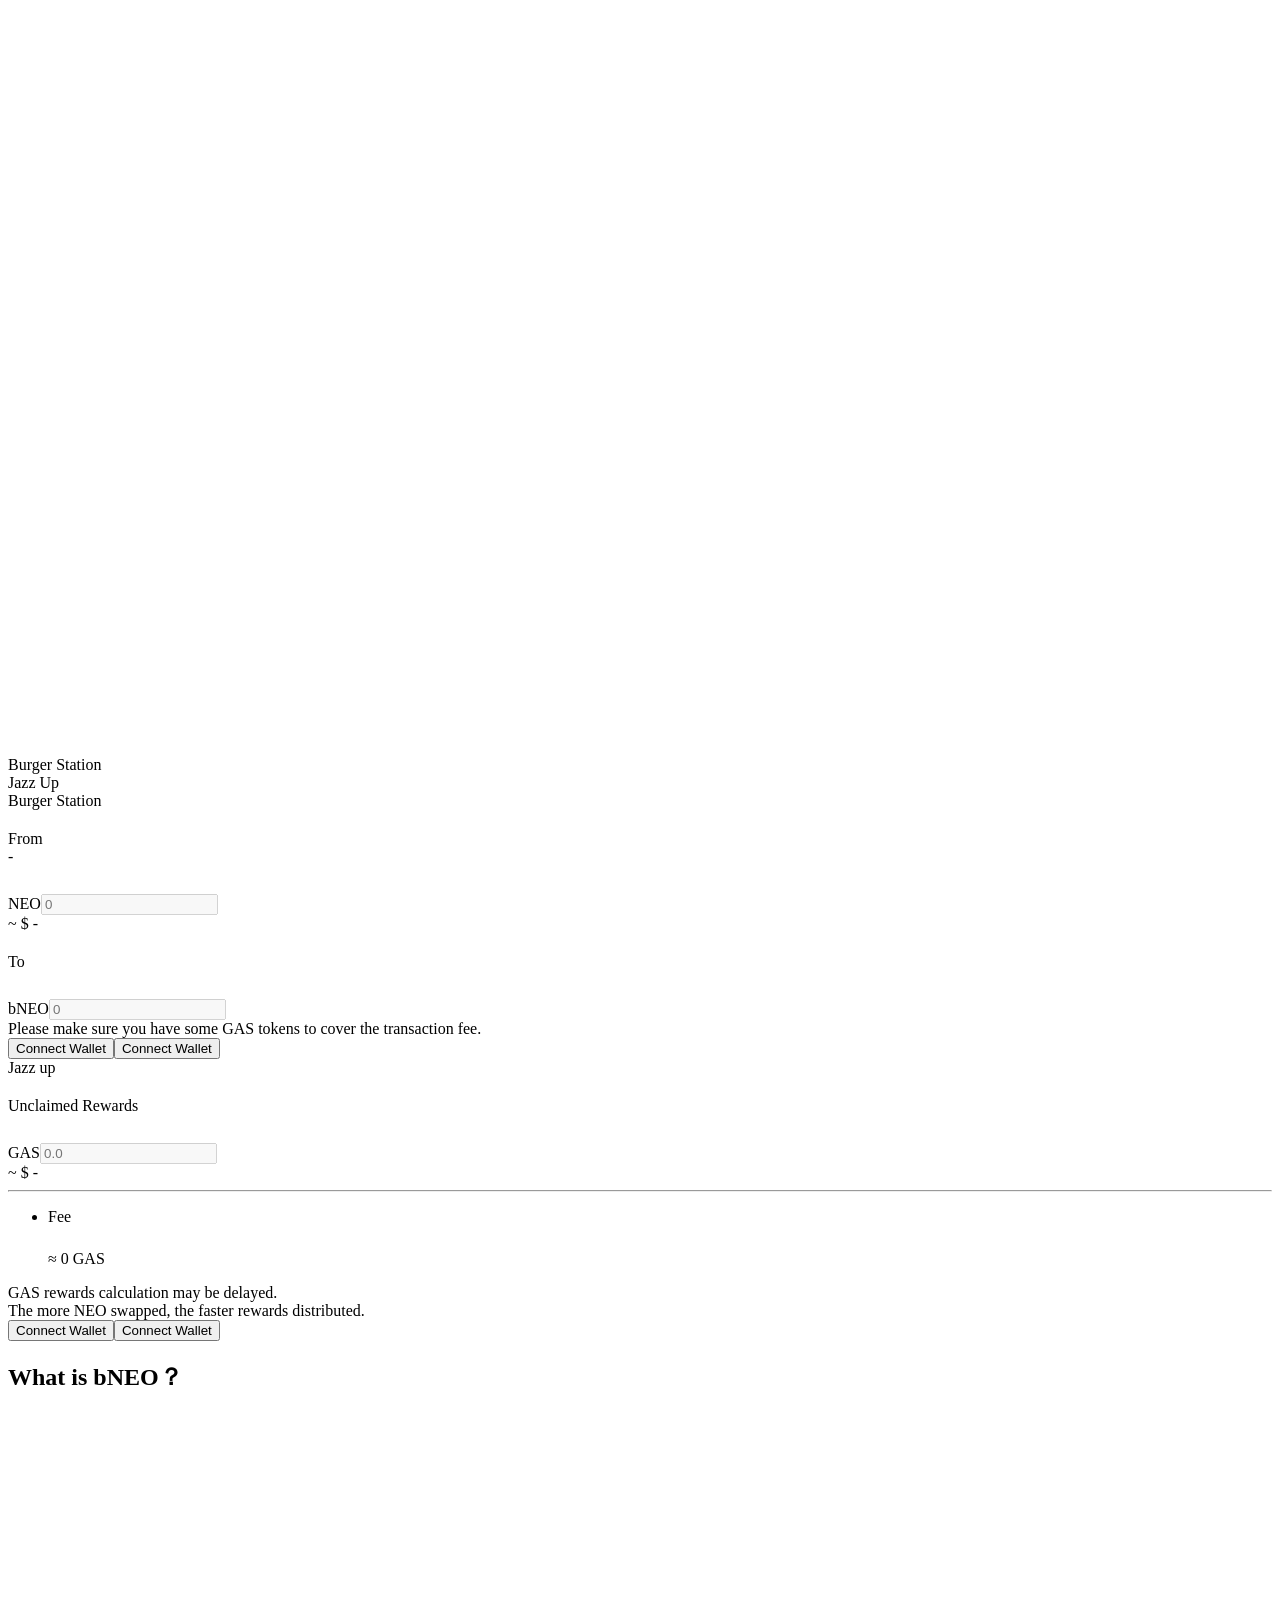
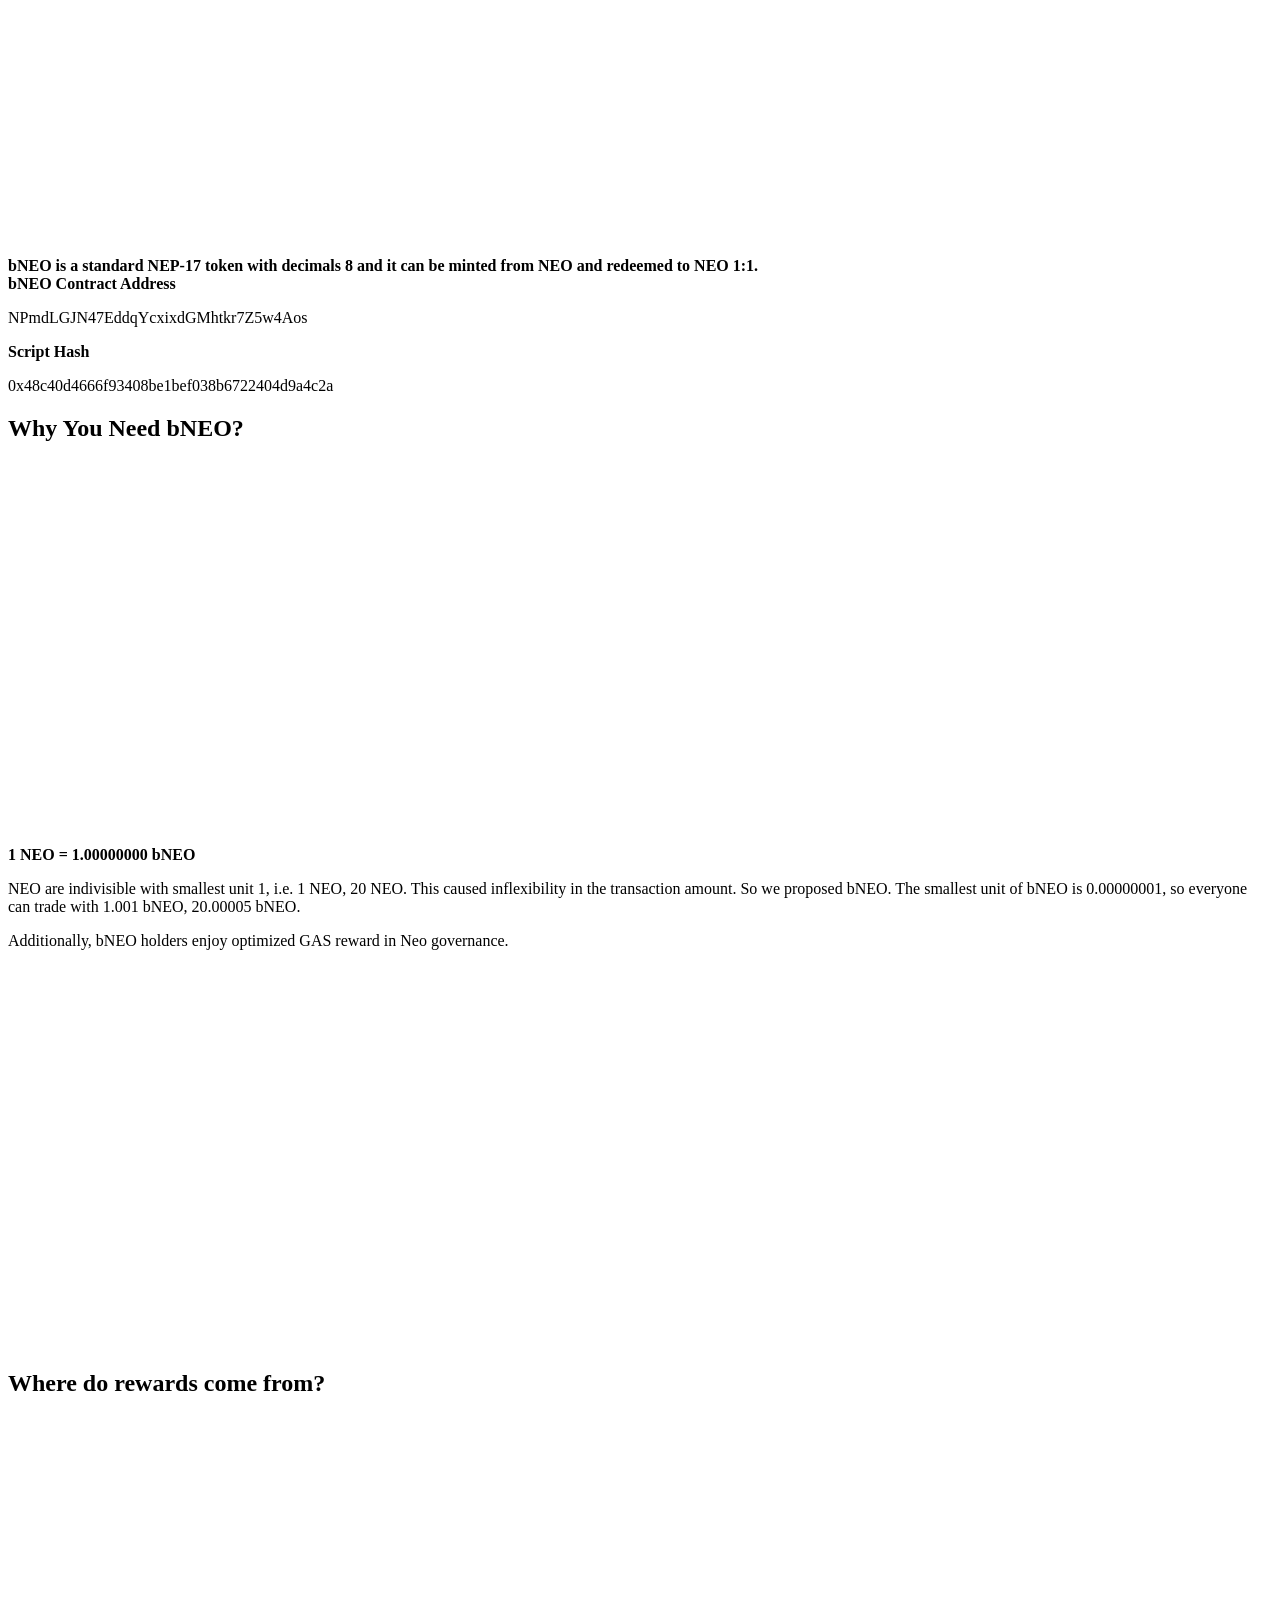
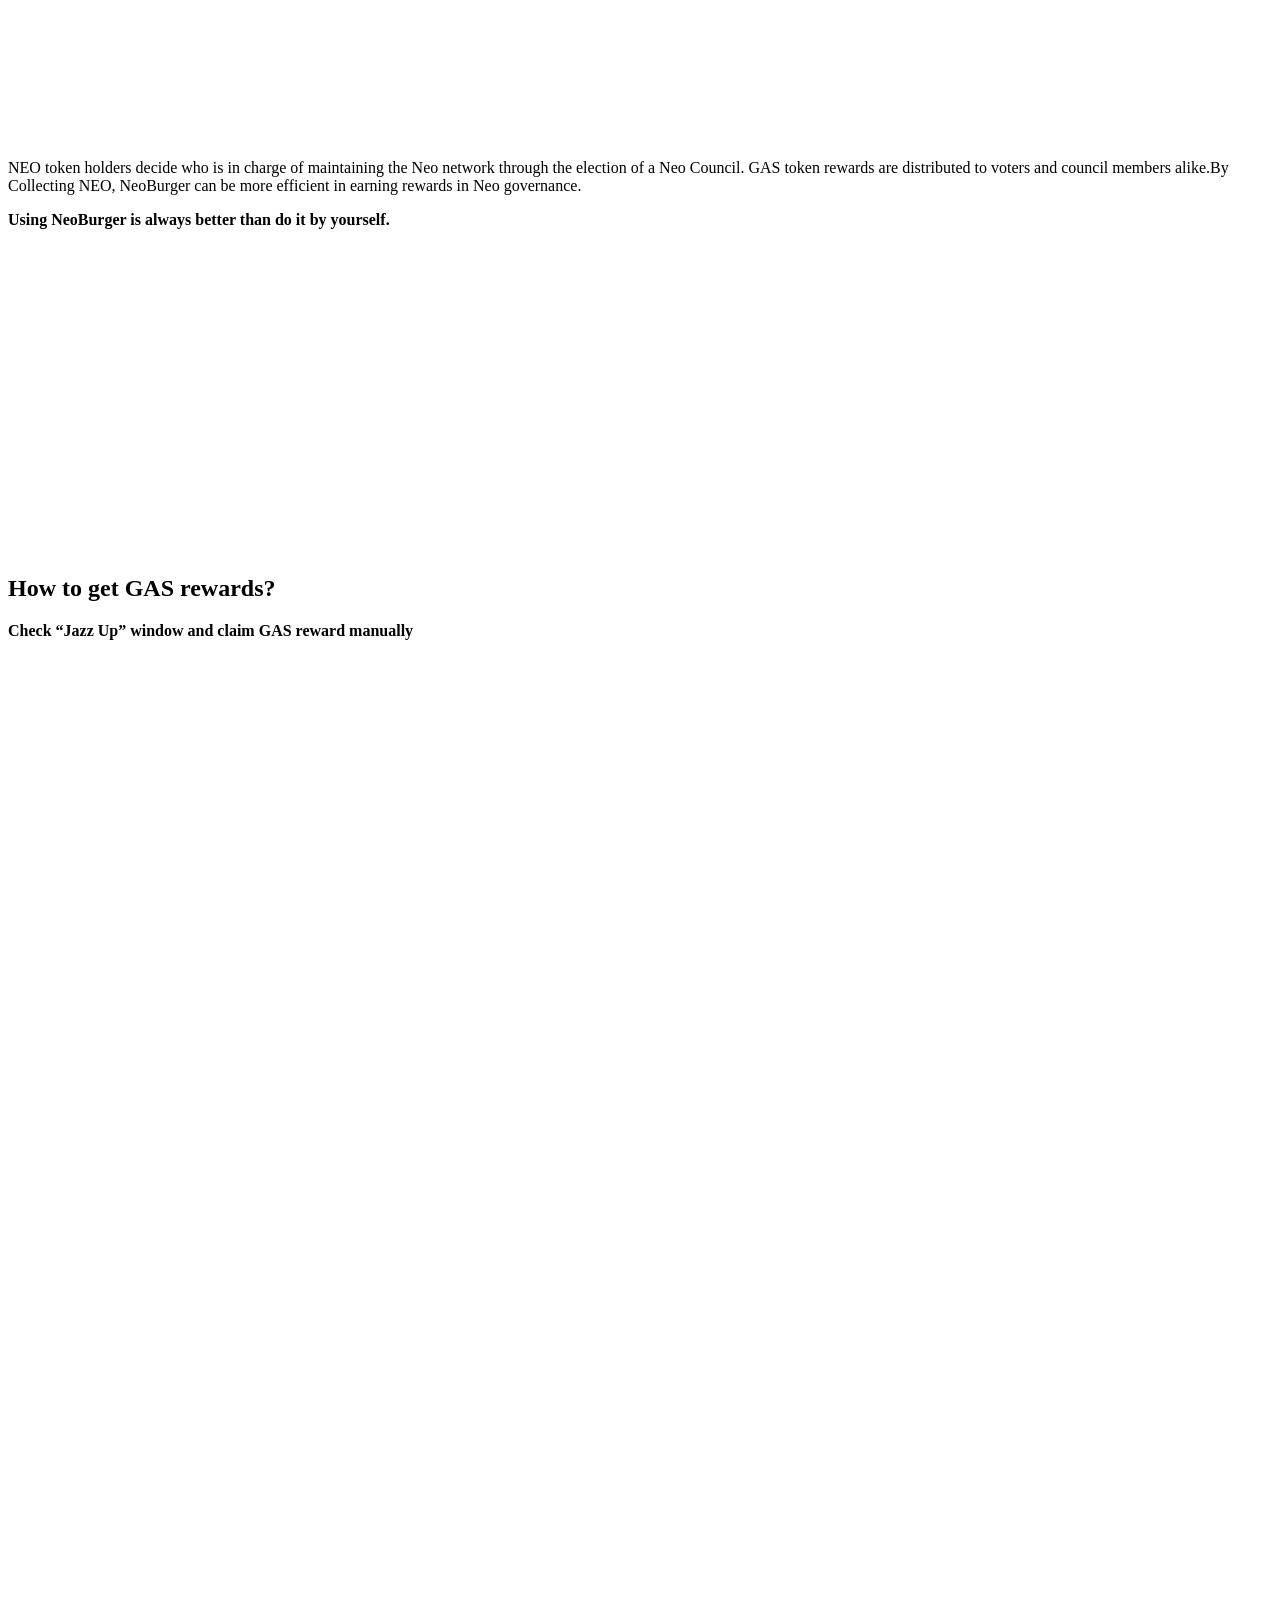
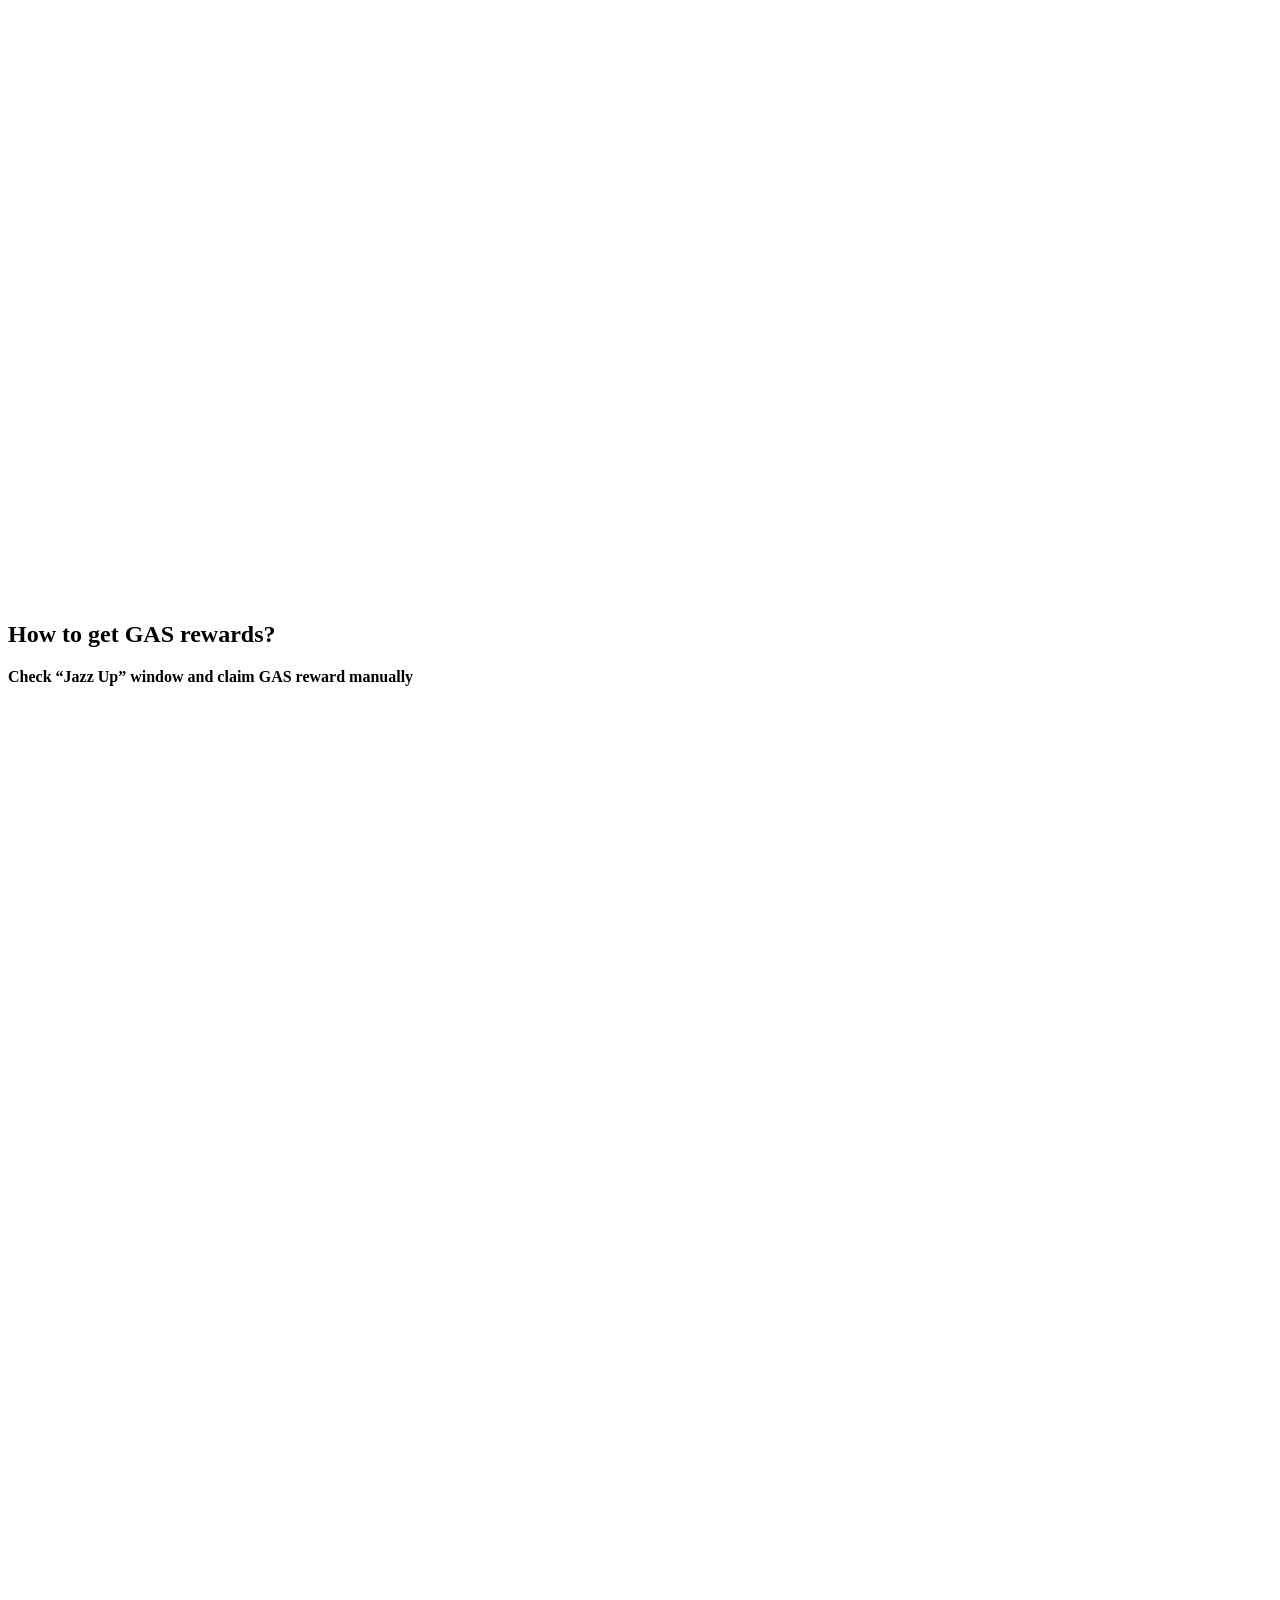
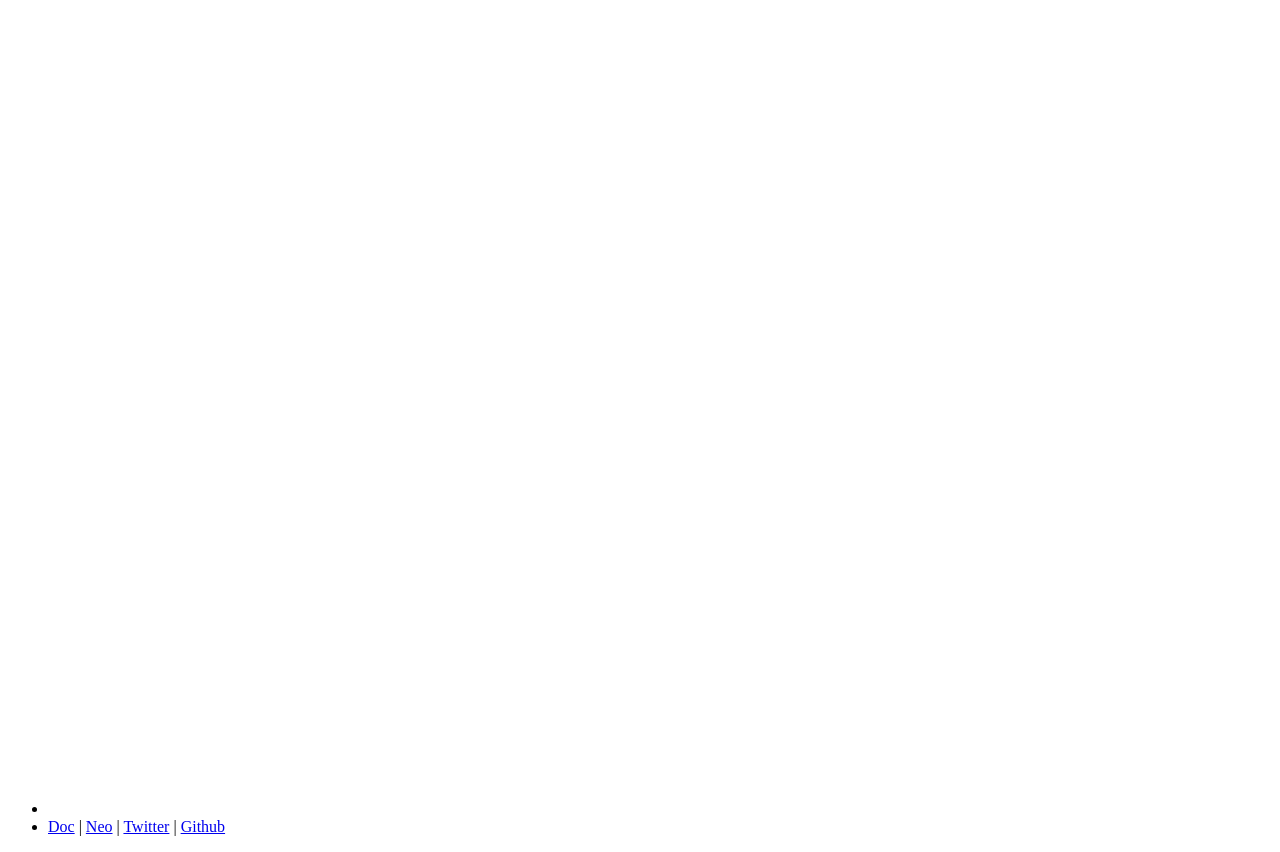
<file: en/home/index.html>
<!DOCTYPE html><html><head><meta charSet="utf-8"/><title>NeoBurger</title><meta content="width=device-width, initial-scale=1.0, maximum-scale=1.0, user-scalable=0;" name="viewport"/><meta name="description" content="NeoBurger"/><link rel="shortcut icon" type="image/x-icon" href="/favicon.ico"/><meta name="next-head-count" content="5"/><link rel="preload" href="https://neoburger.io/_next/static/css/35cfaad9db6063da8b2a.css" as="style"/><link rel="stylesheet" href="https://neoburger.io/_next/static/css/35cfaad9db6063da8b2a.css" data-n-g=""/><link rel="preload" href="https://neoburger.io/_next/static/css/129f2edc12aa3bdb2cec.css" as="style"/><link rel="stylesheet" href="https://neoburger.io/_next/static/css/129f2edc12aa3bdb2cec.css" data-n-p=""/><noscript data-n-css=""></noscript><script defer="" nomodule="" src="https://neoburger.io/_next/static/chunks/polyfills-a40ef1678bae11e696dba45124eadd70.js"></script><script src="https://neoburger.io/_next/static/chunks/webpack-c3a61757f474b2a69ef4.js" defer=""></script><script src="https://neoburger.io/_next/static/chunks/framework-895f067827ebe11ffe45.js" defer=""></script><script src="https://neoburger.io/_next/static/chunks/main-3471f9e78cb3bb918a47.js" defer=""></script><script src="https://neoburger.io/_next/static/chunks/pages/_app-1772c39e324d71a3e7b8.js" defer=""></script><script src="https://neoburger.io/_next/static/chunks/57b53b02-f721454a9f1198e7f1e2.js" defer=""></script><script src="https://neoburger.io/_next/static/chunks/794-f8baca9fb721b2469a51.js" defer=""></script><script src="https://neoburger.io/_next/static/chunks/538-4649e16b5a68e8a712a3.js" defer=""></script><script src="https://neoburger.io/_next/static/chunks/pages/%5Blang%5D/home-6bef6a6ba206e801ea5e.js" defer=""></script><script src="https://neoburger.io/_next/static/zRfd36V06G6QenKFFphNH/_buildManifest.js" defer=""></script><script src="https://neoburger.io/_next/static/zRfd36V06G6QenKFFphNH/_ssgManifest.js" defer=""></script></head><body><div id="__next"><header class="Header_pc_header__Py6iO Header_pc_white__2VQ25"><div class="Header_pc_headerContent__3dXiw"><div class="Header_pc_mNeoburgerLogo__23XE2"><div style="display:inline-block;max-width:100%;overflow:hidden;position:relative;box-sizing:border-box;margin:0"><div style="box-sizing:border-box;display:block;max-width:100%"><img style="max-width:100%;display:block;margin:0;border:none;padding:0" alt="" aria-hidden="true" src="[data-uri]"/></div><img alt="NeoBurger Logo" src="[data-uri]" decoding="async" data-nimg="intrinsic" style="position:absolute;top:0;left:0;bottom:0;right:0;box-sizing:border-box;padding:0;border:none;margin:auto;display:block;width:0;height:0;min-width:100%;max-width:100%;min-height:100%;max-height:100%"/><noscript><img alt="NeoBurger Logo" srcSet="https://neoburger.io/_next/static/image/resources/images/neo-burger-logo-white.daa0336348ec8ed89700edd0f1288891.svg?auto=format&amp;fit=max&amp;w=48 1x, https://neoburger.io/_next/static/image/resources/images/neo-burger-logo-white.daa0336348ec8ed89700edd0f1288891.svg?auto=format&amp;fit=max&amp;w=96 2x" src="https://neoburger.io/_next/static/image/resources/images/neo-burger-logo-white.daa0336348ec8ed89700edd0f1288891.svg?auto=format&amp;fit=max&amp;w=96" decoding="async" data-nimg="intrinsic" style="position:absolute;top:0;left:0;bottom:0;right:0;box-sizing:border-box;padding:0;border:none;margin:auto;display:block;width:0;height:0;min-width:100%;max-width:100%;min-height:100%;max-height:100%" loading="lazy"/></noscript></div></div><div class="Header_pc_menu__2Pplk"><div style="display:inline-block;max-width:100%;overflow:hidden;position:relative;box-sizing:border-box;margin:0"><div style="box-sizing:border-box;display:block;max-width:100%"><img style="max-width:100%;display:block;margin:0;border:none;padding:0" alt="" aria-hidden="true" src="[data-uri]"/></div><img alt="menu" src="[data-uri]" decoding="async" data-nimg="intrinsic" style="position:absolute;top:0;left:0;bottom:0;right:0;box-sizing:border-box;padding:0;border:none;margin:auto;display:block;width:0;height:0;min-width:100%;max-width:100%;min-height:100%;max-height:100%"/><noscript><img alt="menu" srcSet="https://neoburger.io/_next/static/image/resources/images/menu.9f512b0464f2cda91133efd09a28e194.svg?auto=format&amp;fit=max&amp;w=32 1x, https://neoburger.io/_next/static/image/resources/images/menu.9f512b0464f2cda91133efd09a28e194.svg?auto=format&amp;fit=max&amp;w=48 2x" src="https://neoburger.io/_next/static/image/resources/images/menu.9f512b0464f2cda91133efd09a28e194.svg?auto=format&amp;fit=max&amp;w=48" decoding="async" data-nimg="intrinsic" style="position:absolute;top:0;left:0;bottom:0;right:0;box-sizing:border-box;padding:0;border:none;margin:auto;display:block;width:0;height:0;min-width:100%;max-width:100%;min-height:100%;max-height:100%" loading="lazy"/></noscript></div></div><div class="Header_pc_headerLink__U05C_"><a class="Header_pc_linkFont__MiZ52 Header_pc_bolder__2wyrQ" href="/en/home/">Home</a></div><div class="Header_pc_pageLink__3L1ey"><a class="Header_pc_linkFont__MiZ52 " href="/en/airdrop/">Airdrop</a></div><div class="Header_pc_pageLink__3L1ey"><a class="Header_pc_linkFont__MiZ52 " href="/en/treasury/">Treasury</a></div><div class="Header_pc_pageLink__3L1ey"><a class="Header_pc_linkFont__MiZ52 " href="/en/dashboard/">Dashboard</a></div><div class="Header_pc_pageLink__3L1ey"><a class="Header_pc_linkFont__MiZ52" target="_blank" rel="noreferrer" href="https://neoburger.github.io/">Doc</a></div><div class="Wallet_walletWrapper__2rIi0 Header_pc_walletBtn__1jdRY undefined"><button class="Wallet_connectBtn__3wuZI  Wallet_whiteBtn__1eKap"><span>Connect Wallet</span></button></div><div class="Header_pc_languageSwitch__2oPO3"><a class="Header_pc_languageBtn__30M0n Header_pc_bolder__2wyrQ">EN</a><span> | </span><a class="Header_pc_languageBtn__30M0n false">中文</a></div></div></header><div><div class="Home_pc_topBackground__30y6s"><section class="Home_pc_topSection__2nnvK"><div><h1 class="Home_pc_title__556wD">NeoBurger</h1><p class="Home_pc_introduction__2dhZS">Make Your NEO Divisible And Earn More GAS</p><div class="Home_pc_bubbleWrap__3D4vN"><div class="Home_pc_bubbleContent__-e2j6"><div class="Home_pc_bubbleTitle__34WUR">Total bNEO Supply</div><div class="Home_pc_bubbleText__1lK4T">-</div><div class="Home_pc_totalPrice__Dlf5B">$ -</div></div><div><div class="Home_pc_bubbleTitle__34WUR">APR</div><div class="Home_pc_bubbleText__1lK4T">-%</div></div></div><div class="Home_pc_bubbleWrap__3D4vN Home_pc_hideInPC__3kmJu undefined"><div class="Home_pc_bubbleContent__-e2j6"><div class="Home_pc_bubbleTitle__34WUR">APR</div><div class="Home_pc_bubbleText__1lK4T">-%</div></div></div></div><div class="Home_pc_introLogo__D2G7D"><div style="display:inline-block;max-width:100%;overflow:hidden;position:relative;box-sizing:border-box;margin:0"><div style="box-sizing:border-box;display:block;max-width:100%"><img style="max-width:100%;display:block;margin:0;border:none;padding:0" alt="" aria-hidden="true" src="[data-uri]"/></div><img alt="intro" src="[data-uri]" decoding="async" data-nimg="intrinsic" style="position:absolute;top:0;left:0;bottom:0;right:0;box-sizing:border-box;padding:0;border:none;margin:auto;display:block;width:0;height:0;min-width:100%;max-width:100%;min-height:100%;max-height:100%"/><noscript><img alt="intro" srcSet="https://neoburger.io/_next/static/image/resources/images/intro.53bbd00906445af7e3bc54dc5d1b4b2f.gif?auto=format&amp;fit=max&amp;w=1920 1x, https://neoburger.io/_next/static/image/resources/images/intro.53bbd00906445af7e3bc54dc5d1b4b2f.gif?auto=format&amp;fit=max&amp;w=3840 2x" src="https://neoburger.io/_next/static/image/resources/images/intro.53bbd00906445af7e3bc54dc5d1b4b2f.gif?auto=format&amp;fit=max&amp;w=3840" decoding="async" data-nimg="intrinsic" style="position:absolute;top:0;left:0;bottom:0;right:0;box-sizing:border-box;padding:0;border:none;margin:auto;display:block;width:0;height:0;min-width:100%;max-width:100%;min-height:100%;max-height:100%" loading="lazy"/></noscript></div></div></section><div class="Home_pc_mBackground__3IjL7"><div style="display:block;overflow:hidden;position:relative;box-sizing:border-box;margin:0"><div style="display:block;box-sizing:border-box;padding-top:83.51648351648352%"></div><img alt="intro" src="[data-uri]" decoding="async" data-nimg="responsive" style="position:absolute;top:0;left:0;bottom:0;right:0;box-sizing:border-box;padding:0;border:none;margin:auto;display:block;width:0;height:0;min-width:100%;max-width:100%;min-height:100%;max-height:100%"/><noscript><img alt="intro" sizes="100%" srcSet="https://neoburger.io/_next/static/image/resources/images/m-background.7a42df6f45a4f23372f517ec2706f1a5.svg?auto=format&amp;fit=max&amp;w=16 16w, https://neoburger.io/_next/static/image/resources/images/m-background.7a42df6f45a4f23372f517ec2706f1a5.svg?auto=format&amp;fit=max&amp;w=32 32w, https://neoburger.io/_next/static/image/resources/images/m-background.7a42df6f45a4f23372f517ec2706f1a5.svg?auto=format&amp;fit=max&amp;w=48 48w, https://neoburger.io/_next/static/image/resources/images/m-background.7a42df6f45a4f23372f517ec2706f1a5.svg?auto=format&amp;fit=max&amp;w=64 64w, https://neoburger.io/_next/static/image/resources/images/m-background.7a42df6f45a4f23372f517ec2706f1a5.svg?auto=format&amp;fit=max&amp;w=96 96w, https://neoburger.io/_next/static/image/resources/images/m-background.7a42df6f45a4f23372f517ec2706f1a5.svg?auto=format&amp;fit=max&amp;w=128 128w, https://neoburger.io/_next/static/image/resources/images/m-background.7a42df6f45a4f23372f517ec2706f1a5.svg?auto=format&amp;fit=max&amp;w=256 256w, https://neoburger.io/_next/static/image/resources/images/m-background.7a42df6f45a4f23372f517ec2706f1a5.svg?auto=format&amp;fit=max&amp;w=384 384w, https://neoburger.io/_next/static/image/resources/images/m-background.7a42df6f45a4f23372f517ec2706f1a5.svg?auto=format&amp;fit=max&amp;w=640 640w, https://neoburger.io/_next/static/image/resources/images/m-background.7a42df6f45a4f23372f517ec2706f1a5.svg?auto=format&amp;fit=max&amp;w=750 750w, https://neoburger.io/_next/static/image/resources/images/m-background.7a42df6f45a4f23372f517ec2706f1a5.svg?auto=format&amp;fit=max&amp;w=828 828w, https://neoburger.io/_next/static/image/resources/images/m-background.7a42df6f45a4f23372f517ec2706f1a5.svg?auto=format&amp;fit=max&amp;w=1080 1080w, https://neoburger.io/_next/static/image/resources/images/m-background.7a42df6f45a4f23372f517ec2706f1a5.svg?auto=format&amp;fit=max&amp;w=1200 1200w, https://neoburger.io/_next/static/image/resources/images/m-background.7a42df6f45a4f23372f517ec2706f1a5.svg?auto=format&amp;fit=max&amp;w=1920 1920w, https://neoburger.io/_next/static/image/resources/images/m-background.7a42df6f45a4f23372f517ec2706f1a5.svg?auto=format&amp;fit=max&amp;w=2048 2048w, https://neoburger.io/_next/static/image/resources/images/m-background.7a42df6f45a4f23372f517ec2706f1a5.svg?auto=format&amp;fit=max&amp;w=3840 3840w" src="https://neoburger.io/_next/static/image/resources/images/m-background.7a42df6f45a4f23372f517ec2706f1a5.svg?auto=format&amp;fit=max&amp;w=3840" decoding="async" data-nimg="responsive" style="position:absolute;top:0;left:0;bottom:0;right:0;box-sizing:border-box;padding:0;border:none;margin:auto;display:block;width:0;height:0;min-width:100%;max-width:100%;min-height:100%;max-height:100%" loading="lazy"/></noscript></div></div></div><main class="Home_pc_main__zsD2F" id="main"><div class="Home_pc_operateWrap__ft1qQ"><div class="Home_pc_switchBtnWrap__1GeQ8"><div class="undefined undefined">Burger Station</div><div class="undefined false">Jazz Up</div></div><div class="BurgerStation_pc_wrap__3rwDg "><div class="BurgerStation_pc_header__W72x1"><div class="BurgerStation_pc_title__1HVen">Burger Station</div><div class="BurgerStation_pc_learnMore__ilsIb Popover_wrapper__3HB-U"><div style="display:inline-block;max-width:100%;overflow:hidden;position:relative;box-sizing:border-box;margin:0"><div style="box-sizing:border-box;display:block;max-width:100%"><img style="max-width:100%;display:block;margin:0;border:none;padding:0" alt="" aria-hidden="true" src="[data-uri]"/></div><img alt="learn more" src="[data-uri]" decoding="async" data-nimg="intrinsic" style="position:absolute;top:0;left:0;bottom:0;right:0;box-sizing:border-box;padding:0;border:none;margin:auto;display:block;width:0;height:0;min-width:100%;max-width:100%;min-height:100%;max-height:100%"/><noscript><img alt="learn more" srcSet="https://neoburger.io/_next/static/image/resources/images/learn-more.e5d20193eaecee2e536a475cdb1d1e0f.svg?auto=format&amp;fit=max&amp;w=16 1x, https://neoburger.io/_next/static/image/resources/images/learn-more.e5d20193eaecee2e536a475cdb1d1e0f.svg?auto=format&amp;fit=max&amp;w=32 2x" src="https://neoburger.io/_next/static/image/resources/images/learn-more.e5d20193eaecee2e536a475cdb1d1e0f.svg?auto=format&amp;fit=max&amp;w=32" decoding="async" data-nimg="intrinsic" style="position:absolute;top:0;left:0;bottom:0;right:0;box-sizing:border-box;padding:0;border:none;margin:auto;display:block;width:0;height:0;min-width:100%;max-width:100%;min-height:100%;max-height:100%" loading="lazy"/></noscript></div></div></div><div class="BurgerStation_pc_background__3Zfx_"><div class="BurgerStation_pc_spaceBetween__3b7hj"><div class="BurgerStation_pc_hint__1-5Ff">From</div><div class="BurgerStation_pc_tip__2l_Un BurgerStation_pc_green__RMJvL">-</div></div><div class="BurgerStation_pc_spaceBetween__3b7hj BurgerStation_pc_marginTop16__ZtSHM"><label class="BurgerStation_pc_assetWrap__1Chad"><div class="BurgerStation_pc_flexShrink0__MmDcB"><div style="display:inline-block;max-width:100%;overflow:hidden;position:relative;box-sizing:border-box;margin:0"><div style="box-sizing:border-box;display:block;max-width:100%"><img style="max-width:100%;display:block;margin:0;border:none;padding:0" alt="" aria-hidden="true" src="[data-uri]"/></div><img alt="neo logo" src="[data-uri]" decoding="async" data-nimg="intrinsic" style="position:absolute;top:0;left:0;bottom:0;right:0;box-sizing:border-box;padding:0;border:none;margin:auto;display:block;width:0;height:0;min-width:100%;max-width:100%;min-height:100%;max-height:100%"/><noscript><img alt="neo logo" srcSet="https://neoburger.io/_next/static/image/resources/images/neo-logo.26334197986ba9efdfda94409fdca05d.svg?auto=format&amp;fit=max&amp;w=32 1x, https://neoburger.io/_next/static/image/resources/images/neo-logo.26334197986ba9efdfda94409fdca05d.svg?auto=format&amp;fit=max&amp;w=48 2x" src="https://neoburger.io/_next/static/image/resources/images/neo-logo.26334197986ba9efdfda94409fdca05d.svg?auto=format&amp;fit=max&amp;w=48" decoding="async" data-nimg="intrinsic" style="position:absolute;top:0;left:0;bottom:0;right:0;box-sizing:border-box;padding:0;border:none;margin:auto;display:block;width:0;height:0;min-width:100%;max-width:100%;min-height:100%;max-height:100%" loading="lazy"/></noscript></div></div><span class="BurgerStation_pc_asset__1hQl3">NEO</span></label><input type="text" class="BurgerStation_pc_inputStyle__2GnkP" placeholder="0" disabled="" value=""/></div><div class="BurgerStation_pc_exchangeRate__3Zb8V">~ $ -</div></div><div class="BurgerStation_pc_exchangeWrap__1zpue"><div style="display:inline-block;max-width:100%;overflow:hidden;position:relative;box-sizing:border-box;margin:0"><div style="box-sizing:border-box;display:block;max-width:100%"><img style="max-width:100%;display:block;margin:0;border:none;padding:0" alt="" aria-hidden="true" src="[data-uri]"/></div><img alt="exchange" src="[data-uri]" decoding="async" data-nimg="intrinsic" class="BurgerStation_pc_imageBtn__1X1e3" style="position:absolute;top:0;left:0;bottom:0;right:0;box-sizing:border-box;padding:0;border:none;margin:auto;display:block;width:0;height:0;min-width:100%;max-width:100%;min-height:100%;max-height:100%"/><noscript><img alt="exchange" srcSet="https://neoburger.io/_next/static/image/resources/images/exchange.f9a1a0e7987c4f0eb30eb5ca0e3937ac.svg?auto=format&amp;fit=max&amp;w=16 1x, https://neoburger.io/_next/static/image/resources/images/exchange.f9a1a0e7987c4f0eb30eb5ca0e3937ac.svg?auto=format&amp;fit=max&amp;w=32 2x" src="https://neoburger.io/_next/static/image/resources/images/exchange.f9a1a0e7987c4f0eb30eb5ca0e3937ac.svg?auto=format&amp;fit=max&amp;w=32" decoding="async" data-nimg="intrinsic" style="position:absolute;top:0;left:0;bottom:0;right:0;box-sizing:border-box;padding:0;border:none;margin:auto;display:block;width:0;height:0;min-width:100%;max-width:100%;min-height:100%;max-height:100%" class="BurgerStation_pc_imageBtn__1X1e3" loading="lazy"/></noscript></div></div><div class="BurgerStation_pc_background__3Zfx_ BurgerStation_pc_marginBottom24__2eq0Y"><div class="BurgerStation_pc_spaceBetween__3b7hj"><div class="BurgerStation_pc_hint__1-5Ff">To</div></div><div class="BurgerStation_pc_spaceBetween__3b7hj BurgerStation_pc_marginTop16__ZtSHM"><label class="BurgerStation_pc_assetWrap__1Chad"><div class="BurgerStation_pc_flexShrink0__MmDcB"><div style="display:inline-block;max-width:100%;overflow:hidden;position:relative;box-sizing:border-box;margin:0"><div style="box-sizing:border-box;display:block;max-width:100%"><img style="max-width:100%;display:block;margin:0;border:none;padding:0" alt="" aria-hidden="true" src="[data-uri]"/></div><img alt="bNEO logo" src="[data-uri]" decoding="async" data-nimg="intrinsic" style="position:absolute;top:0;left:0;bottom:0;right:0;box-sizing:border-box;padding:0;border:none;margin:auto;display:block;width:0;height:0;min-width:100%;max-width:100%;min-height:100%;max-height:100%"/><noscript><img alt="bNEO logo" srcSet="https://neoburger.io/_next/static/image/resources/images/bneo-logo.0ff49d5dfef9606b1ec24a0bfb76ced0.svg?auto=format&amp;fit=max&amp;w=32 1x, https://neoburger.io/_next/static/image/resources/images/bneo-logo.0ff49d5dfef9606b1ec24a0bfb76ced0.svg?auto=format&amp;fit=max&amp;w=48 2x" src="https://neoburger.io/_next/static/image/resources/images/bneo-logo.0ff49d5dfef9606b1ec24a0bfb76ced0.svg?auto=format&amp;fit=max&amp;w=48" decoding="async" data-nimg="intrinsic" style="position:absolute;top:0;left:0;bottom:0;right:0;box-sizing:border-box;padding:0;border:none;margin:auto;display:block;width:0;height:0;min-width:100%;max-width:100%;min-height:100%;max-height:100%" loading="lazy"/></noscript></div></div><span class="BurgerStation_pc_asset__1hQl3">bNEO</span></label><input type="text" class="BurgerStation_pc_inputStyle__2GnkP" placeholder="0" disabled="" value=""/></div></div><div class="BurgerStation_pc_btnTip__2VRAJ">Please make sure you have some GAS tokens to cover the transaction fee.</div><button class="BurgerStation_pc_footerBtn__1mnMd false undefined">Connect Wallet</button><button class="BurgerStation_pc_footerBtn__1mnMd false BurgerStation_pc_hideInPC__hYl55">Connect Wallet</button></div><div class="JazzUp_pc_wrap__1kaf- undefined"><div class="JazzUp_pc_header__2uchJ"><div class="JazzUp_pc_title__2bvYl">Jazz up</div><div class="JazzUp_pc_learnMore__3QG-R Popover_wrapper__3HB-U"><div style="display:inline-block;max-width:100%;overflow:hidden;position:relative;box-sizing:border-box;margin:0"><div style="box-sizing:border-box;display:block;max-width:100%"><img style="max-width:100%;display:block;margin:0;border:none;padding:0" alt="" aria-hidden="true" src="[data-uri]"/></div><img alt="learn more" src="[data-uri]" decoding="async" data-nimg="intrinsic" style="position:absolute;top:0;left:0;bottom:0;right:0;box-sizing:border-box;padding:0;border:none;margin:auto;display:block;width:0;height:0;min-width:100%;max-width:100%;min-height:100%;max-height:100%"/><noscript><img alt="learn more" srcSet="https://neoburger.io/_next/static/image/resources/images/learn-more.e5d20193eaecee2e536a475cdb1d1e0f.svg?auto=format&amp;fit=max&amp;w=16 1x, https://neoburger.io/_next/static/image/resources/images/learn-more.e5d20193eaecee2e536a475cdb1d1e0f.svg?auto=format&amp;fit=max&amp;w=32 2x" src="https://neoburger.io/_next/static/image/resources/images/learn-more.e5d20193eaecee2e536a475cdb1d1e0f.svg?auto=format&amp;fit=max&amp;w=32" decoding="async" data-nimg="intrinsic" style="position:absolute;top:0;left:0;bottom:0;right:0;box-sizing:border-box;padding:0;border:none;margin:auto;display:block;width:0;height:0;min-width:100%;max-width:100%;min-height:100%;max-height:100%" loading="lazy"/></noscript></div></div></div><div class="JazzUp_pc_background__3035d"><div class="JazzUp_pc_hint__2ZI-j">Unclaimed Rewards</div><div class="JazzUp_pc_spaceBetween__dulr0 JazzUp_pc_marginTop16__QZOHK"><label class="JazzUp_pc_assetWrap__3Y2Wj"><div class="JazzUp_pc_flexShrink0__1xlkH"><div style="display:inline-block;max-width:100%;overflow:hidden;position:relative;box-sizing:border-box;margin:0"><div style="box-sizing:border-box;display:block;max-width:100%"><img style="max-width:100%;display:block;margin:0;border:none;padding:0" alt="" aria-hidden="true" src="[data-uri]"/></div><img alt="gas logo" src="[data-uri]" decoding="async" data-nimg="intrinsic" style="position:absolute;top:0;left:0;bottom:0;right:0;box-sizing:border-box;padding:0;border:none;margin:auto;display:block;width:0;height:0;min-width:100%;max-width:100%;min-height:100%;max-height:100%"/><noscript><img alt="gas logo" srcSet="https://neoburger.io/_next/static/image/resources/images/gas-logo.da573c51be5cd0519b4d03ffb9e4e423.svg?auto=format&amp;fit=max&amp;w=32 1x, https://neoburger.io/_next/static/image/resources/images/gas-logo.da573c51be5cd0519b4d03ffb9e4e423.svg?auto=format&amp;fit=max&amp;w=48 2x" src="https://neoburger.io/_next/static/image/resources/images/gas-logo.da573c51be5cd0519b4d03ffb9e4e423.svg?auto=format&amp;fit=max&amp;w=48" decoding="async" data-nimg="intrinsic" style="position:absolute;top:0;left:0;bottom:0;right:0;box-sizing:border-box;padding:0;border:none;margin:auto;display:block;width:0;height:0;min-width:100%;max-width:100%;min-height:100%;max-height:100%" loading="lazy"/></noscript></div></div><span class="JazzUp_pc_asset__1Nx0Q">GAS</span></label><input type="text" class="JazzUp_pc_inputStyle__2rYVS" placeholder="0.0" disabled="" value=""/></div><div class="JazzUp_pc_exchangeRate__3S3Hv">~ $ -</div><hr class="JazzUp_pc_divider__1Ui12"/><ul><li class="JazzUp_pc_spaceBetween__dulr0"><div class="JazzUp_pc_spaceBetween__dulr0"><div class="JazzUp_pc_hint__2ZI-j">Fee</div><div class="JazzUp_pc_marginLeft10__22Twe Popover_wrapper__3HB-U"><div style="display:inline-block;max-width:100%;overflow:hidden;position:relative;box-sizing:border-box;margin:0"><div style="box-sizing:border-box;display:block;max-width:100%"><img style="max-width:100%;display:block;margin:0;border:none;padding:0" alt="" aria-hidden="true" src="[data-uri]"/></div><img alt="learn more" src="[data-uri]" decoding="async" data-nimg="intrinsic" style="position:absolute;top:0;left:0;bottom:0;right:0;box-sizing:border-box;padding:0;border:none;margin:auto;display:block;width:0;height:0;min-width:100%;max-width:100%;min-height:100%;max-height:100%"/><noscript><img alt="learn more" srcSet="https://neoburger.io/_next/static/image/resources/images/learn-more.e5d20193eaecee2e536a475cdb1d1e0f.svg?auto=format&amp;fit=max&amp;w=16 1x, https://neoburger.io/_next/static/image/resources/images/learn-more.e5d20193eaecee2e536a475cdb1d1e0f.svg?auto=format&amp;fit=max&amp;w=32 2x" src="https://neoburger.io/_next/static/image/resources/images/learn-more.e5d20193eaecee2e536a475cdb1d1e0f.svg?auto=format&amp;fit=max&amp;w=32" decoding="async" data-nimg="intrinsic" style="position:absolute;top:0;left:0;bottom:0;right:0;box-sizing:border-box;padding:0;border:none;margin:auto;display:block;width:0;height:0;min-width:100%;max-width:100%;min-height:100%;max-height:100%" loading="lazy"/></noscript></div></div></div><label class="JazzUp_pc_assetWrap__3Y2Wj"><span class="JazzUp_pc_hint__2ZI-j JazzUp_pc_marginRight10__HNRo6">≈ <!-- -->0<!-- --> GAS</span><div style="display:inline-block;max-width:100%;overflow:hidden;position:relative;box-sizing:border-box;margin:0"><div style="box-sizing:border-box;display:block;max-width:100%"><img style="max-width:100%;display:block;margin:0;border:none;padding:0" alt="" aria-hidden="true" src="[data-uri]"/></div><img alt="gas logo mini" src="[data-uri]" decoding="async" data-nimg="intrinsic" style="position:absolute;top:0;left:0;bottom:0;right:0;box-sizing:border-box;padding:0;border:none;margin:auto;display:block;width:0;height:0;min-width:100%;max-width:100%;min-height:100%;max-height:100%"/><noscript><img alt="gas logo mini" srcSet="https://neoburger.io/_next/static/image/resources/images/gas-logo-mini.7e4312401fd06b1323866c05943e4509.svg?auto=format&amp;fit=max&amp;w=32 1x, https://neoburger.io/_next/static/image/resources/images/gas-logo-mini.7e4312401fd06b1323866c05943e4509.svg?auto=format&amp;fit=max&amp;w=48 2x" src="https://neoburger.io/_next/static/image/resources/images/gas-logo-mini.7e4312401fd06b1323866c05943e4509.svg?auto=format&amp;fit=max&amp;w=48" decoding="async" data-nimg="intrinsic" style="position:absolute;top:0;left:0;bottom:0;right:0;box-sizing:border-box;padding:0;border:none;margin:auto;display:block;width:0;height:0;min-width:100%;max-width:100%;min-height:100%;max-height:100%" loading="lazy"/></noscript></div></label></li></ul></div><div class="JazzUp_pc_tip__3z30Z JazzUp_pc_marginTop16__QZOHK">GAS rewards calculation may be delayed.</div><div class="JazzUp_pc_tip__3z30Z">The more NEO swapped, the faster rewards distributed.</div><button class="JazzUp_pc_footerBtn__3Zv_- false undefined">Connect Wallet</button><button class="JazzUp_pc_footerBtn__3Zv_- false JazzUp_pc_hideInPC__1pCFn">Connect Wallet</button></div></div><section class="Home_pc_section__3dEUS"><h1 class="Home_pc_sectionTitle__2YNtA">What is bNEO？</h1><div class="Home_pc_sectionCard__313k8"><div class="Home_pc_sectionImgWrapperM__q9iAq undefined"><div style="display:inline-block;max-width:100%;overflow:hidden;position:relative;box-sizing:border-box;margin:0"><div style="box-sizing:border-box;display:block;max-width:100%"><img style="max-width:100%;display:block;margin:0;border:none;padding:0" alt="" aria-hidden="true" src="[data-uri]"/></div><img alt="NeoBurger" src="[data-uri]" decoding="async" data-nimg="intrinsic" style="position:absolute;top:0;left:0;bottom:0;right:0;box-sizing:border-box;padding:0;border:none;margin:auto;display:block;width:0;height:0;min-width:100%;max-width:100%;min-height:100%;max-height:100%"/><noscript><img alt="NeoBurger" srcSet="https://neoburger.io/_next/static/image/resources/images/neo-burger.88646028bc6dede9010600b7d05bfedd.svg?auto=format&amp;fit=max&amp;w=384 1x, https://neoburger.io/_next/static/image/resources/images/neo-burger.88646028bc6dede9010600b7d05bfedd.svg?auto=format&amp;fit=max&amp;w=750 2x" src="https://neoburger.io/_next/static/image/resources/images/neo-burger.88646028bc6dede9010600b7d05bfedd.svg?auto=format&amp;fit=max&amp;w=750" decoding="async" data-nimg="intrinsic" style="position:absolute;top:0;left:0;bottom:0;right:0;box-sizing:border-box;padding:0;border:none;margin:auto;display:block;width:0;height:0;min-width:100%;max-width:100%;min-height:100%;max-height:100%" loading="lazy"/></noscript></div></div><div><div style="display:inline-block;max-width:100%;overflow:hidden;position:relative;box-sizing:border-box;margin:0"><div style="box-sizing:border-box;display:block;max-width:100%"><img style="max-width:100%;display:block;margin:0;border:none;padding:0" alt="" aria-hidden="true" src="[data-uri]"/></div><img alt="NeoBurger" src="[data-uri]" decoding="async" data-nimg="intrinsic" style="position:absolute;top:0;left:0;bottom:0;right:0;box-sizing:border-box;padding:0;border:none;margin:auto;display:block;width:0;height:0;min-width:100%;max-width:100%;min-height:100%;max-height:100%"/><noscript><img alt="NeoBurger" srcSet="https://neoburger.io/_next/static/image/resources/images/neo-burger.88646028bc6dede9010600b7d05bfedd.svg?auto=format&amp;fit=max&amp;w=384 1x, https://neoburger.io/_next/static/image/resources/images/neo-burger.88646028bc6dede9010600b7d05bfedd.svg?auto=format&amp;fit=max&amp;w=750 2x" src="https://neoburger.io/_next/static/image/resources/images/neo-burger.88646028bc6dede9010600b7d05bfedd.svg?auto=format&amp;fit=max&amp;w=750" decoding="async" data-nimg="intrinsic" style="position:absolute;top:0;left:0;bottom:0;right:0;box-sizing:border-box;padding:0;border:none;margin:auto;display:block;width:0;height:0;min-width:100%;max-width:100%;min-height:100%;max-height:100%" loading="lazy"/></noscript></div></div><div class="Home_pc_sectionContent__UkLIP Home_pc_marginLeft200__3bNOQ"><strong class="Home_pc_sectionStrongText__PvdLV">bNEO is a standard NEP-17 token with decimals 8 and it can be minted from NEO and redeemed to NEO 1:1.</strong><div><strong>bNEO Contract Address</strong><p class="Home_pc_sectionText__RepT8">NPmdLGJN47EddqYcxixdGMhtkr7Z5w4Aos</p></div><div><strong>Script Hash</strong><p class="Home_pc_sectionText__RepT8">0x48c40d4666f93408be1bef038b6722404d9a4c2a</p></div></div></div></section><section class="Home_pc_section__3dEUS"><h1 class="Home_pc_sectionTitle__2YNtA undefined">Why You Need bNEO?</h1><div class="Home_pc_sectionCard__313k8"><div class="Home_pc_sectionImgWrapperM__q9iAq undefined"><div style="display:inline-block;max-width:100%;overflow:hidden;position:relative;box-sizing:border-box;margin:0"><div style="box-sizing:border-box;display:block;max-width:100%"><img style="max-width:100%;display:block;margin:0;border:none;padding:0" alt="" aria-hidden="true" src="[data-uri]"/></div><img alt="split" src="[data-uri]" decoding="async" data-nimg="intrinsic" style="position:absolute;top:0;left:0;bottom:0;right:0;box-sizing:border-box;padding:0;border:none;margin:auto;display:block;width:0;height:0;min-width:100%;max-width:100%;min-height:100%;max-height:100%"/><noscript><img alt="split" srcSet="https://neoburger.io/_next/static/image/resources/images/split.fcbcba2d49d8fdad6a1b44324f37a4de.gif?auto=format&amp;fit=max&amp;w=640 1x, https://neoburger.io/_next/static/image/resources/images/split.fcbcba2d49d8fdad6a1b44324f37a4de.gif?auto=format&amp;fit=max&amp;w=1920 2x" src="https://neoburger.io/_next/static/image/resources/images/split.fcbcba2d49d8fdad6a1b44324f37a4de.gif?auto=format&amp;fit=max&amp;w=1920" decoding="async" data-nimg="intrinsic" style="position:absolute;top:0;left:0;bottom:0;right:0;box-sizing:border-box;padding:0;border:none;margin:auto;display:block;width:0;height:0;min-width:100%;max-width:100%;min-height:100%;max-height:100%" loading="lazy"/></noscript></div></div><div class="Home_pc_sectionContent__UkLIP Home_pc_marginRight150__2ijPx"><strong class="Home_pc_sectionStrongText__PvdLV">1 NEO = 1.00000000 bNEO</strong><p class="Home_pc_sectionText__RepT8 undefined">NEO are indivisible with smallest unit 1, i.e. 1 NEO, 20 NEO. This caused inflexibility in the transaction amount. So we proposed bNEO. The smallest unit of bNEO is 0.00000001, so everyone can trade with 1.001 bNEO, 20.00005 bNEO.</p><p class="Home_pc_sectionText__RepT8">Additionally, bNEO holders enjoy optimized GAS reward in Neo governance.</p></div><div class="undefined Home_pc_width385__TpePO"><div style="display:inline-block;max-width:100%;overflow:hidden;position:relative;box-sizing:border-box;margin:0"><div style="box-sizing:border-box;display:block;max-width:100%"><img style="max-width:100%;display:block;margin:0;border:none;padding:0" alt="" aria-hidden="true" src="[data-uri]"/></div><img alt="split" src="[data-uri]" decoding="async" data-nimg="intrinsic" style="position:absolute;top:0;left:0;bottom:0;right:0;box-sizing:border-box;padding:0;border:none;margin:auto;display:block;width:0;height:0;min-width:100%;max-width:100%;min-height:100%;max-height:100%"/><noscript><img alt="split" srcSet="https://neoburger.io/_next/static/image/resources/images/split.fcbcba2d49d8fdad6a1b44324f37a4de.gif?auto=format&amp;fit=max&amp;w=640 1x, https://neoburger.io/_next/static/image/resources/images/split.fcbcba2d49d8fdad6a1b44324f37a4de.gif?auto=format&amp;fit=max&amp;w=1920 2x" src="https://neoburger.io/_next/static/image/resources/images/split.fcbcba2d49d8fdad6a1b44324f37a4de.gif?auto=format&amp;fit=max&amp;w=1920" decoding="async" data-nimg="intrinsic" style="position:absolute;top:0;left:0;bottom:0;right:0;box-sizing:border-box;padding:0;border:none;margin:auto;display:block;width:0;height:0;min-width:100%;max-width:100%;min-height:100%;max-height:100%" loading="lazy"/></noscript></div></div></div></section><section class="Home_pc_section__3dEUS Home_pc_textAlignCenter__1UiJC"><h1 class="Home_pc_sectionTitle__2YNtA undefined">Where do rewards come from?</h1><div class="Home_pc_sectionImgWrapperM__q9iAq"><div style="display:inline-block;max-width:100%;overflow:hidden;position:relative;box-sizing:border-box;margin:0"><div style="box-sizing:border-box;display:block;max-width:100%"><img style="max-width:100%;display:block;margin:0;border:none;padding:0" alt="" aria-hidden="true" src="[data-uri]"/></div><img alt="connection" src="[data-uri]" decoding="async" data-nimg="intrinsic" style="position:absolute;top:0;left:0;bottom:0;right:0;box-sizing:border-box;padding:0;border:none;margin:auto;display:block;width:0;height:0;min-width:100%;max-width:100%;min-height:100%;max-height:100%"/><noscript><img alt="connection" srcSet="https://neoburger.io/_next/static/image/resources/images/connection.b2ed0728aee9fa861db04b8945a964a0.svg?auto=format&amp;fit=max&amp;w=1080 1x, https://neoburger.io/_next/static/image/resources/images/connection.b2ed0728aee9fa861db04b8945a964a0.svg?auto=format&amp;fit=max&amp;w=1920 2x" src="https://neoburger.io/_next/static/image/resources/images/connection.b2ed0728aee9fa861db04b8945a964a0.svg?auto=format&amp;fit=max&amp;w=1920" decoding="async" data-nimg="intrinsic" style="position:absolute;top:0;left:0;bottom:0;right:0;box-sizing:border-box;padding:0;border:none;margin:auto;display:block;width:0;height:0;min-width:100%;max-width:100%;min-height:100%;max-height:100%" loading="lazy"/></noscript></div></div><p class="Home_pc_sectionTextCenter__MofKj">NEO token holders decide who is in charge of maintaining the Neo network through the election of a Neo Council. GAS token rewards are distributed to voters and council members alike.By Collecting NEO, NeoBurger can be more efficient in earning rewards in Neo governance.<!-- --> </p><strong class="Home_pc_sectionMiniStrongTextCenter__3zl1U">Using NeoBurger is always better than do it by yourself.</strong><div><div style="display:inline-block;max-width:100%;overflow:hidden;position:relative;box-sizing:border-box;margin:0"><div style="box-sizing:border-box;display:block;max-width:100%"><img style="max-width:100%;display:block;margin:0;border:none;padding:0" alt="" aria-hidden="true" src="[data-uri]"/></div><img alt="connection" src="[data-uri]" decoding="async" data-nimg="intrinsic" style="position:absolute;top:0;left:0;bottom:0;right:0;box-sizing:border-box;padding:0;border:none;margin:auto;display:block;width:0;height:0;min-width:100%;max-width:100%;min-height:100%;max-height:100%"/><noscript><img alt="connection" srcSet="https://neoburger.io/_next/static/image/resources/images/connection.b2ed0728aee9fa861db04b8945a964a0.svg?auto=format&amp;fit=max&amp;w=1080 1x, https://neoburger.io/_next/static/image/resources/images/connection.b2ed0728aee9fa861db04b8945a964a0.svg?auto=format&amp;fit=max&amp;w=1920 2x" src="https://neoburger.io/_next/static/image/resources/images/connection.b2ed0728aee9fa861db04b8945a964a0.svg?auto=format&amp;fit=max&amp;w=1920" decoding="async" data-nimg="intrinsic" style="position:absolute;top:0;left:0;bottom:0;right:0;box-sizing:border-box;padding:0;border:none;margin:auto;display:block;width:0;height:0;min-width:100%;max-width:100%;min-height:100%;max-height:100%" loading="lazy"/></noscript></div></div></section><section class="Home_pc_section__3dEUS"><div class="Home_pc_sectionCard__313k8 undefined"><div class="Home_pc_sectionContentMiddle__3lrKY"><h1 class="Home_pc_sectionTitle__2YNtA">How to get GAS rewards?</h1><strong class="Home_pc_sectionMiniStrongText__1I4j5">Check “<a class="Home_pc_jumpText__1q8kI">Jazz Up</a>” window and claim GAS reward manually</strong></div><div class="Home_pc_marginLeft200__3bNOQ Home_pc_width160__nyigu"><div style="display:inline-block;max-width:100%;overflow:hidden;position:relative;box-sizing:border-box;margin:0"><div style="box-sizing:border-box;display:block;max-width:100%"><img style="max-width:100%;display:block;margin:0;border:none;padding:0" alt="" aria-hidden="true" src="[data-uri]"/></div><img alt="rewards" src="[data-uri]" decoding="async" data-nimg="intrinsic" style="position:absolute;top:0;left:0;bottom:0;right:0;box-sizing:border-box;padding:0;border:none;margin:auto;display:block;width:0;height:0;min-width:100%;max-width:100%;min-height:100%;max-height:100%"/><noscript><img alt="rewards" srcSet="https://neoburger.io/_next/static/image/resources/images/rewards.f7cb1a6016fe0a815879941acf98fbe9.gif?auto=format&amp;fit=max&amp;w=1080 1x, https://neoburger.io/_next/static/image/resources/images/rewards.f7cb1a6016fe0a815879941acf98fbe9.gif?auto=format&amp;fit=max&amp;w=1920 2x" src="https://neoburger.io/_next/static/image/resources/images/rewards.f7cb1a6016fe0a815879941acf98fbe9.gif?auto=format&amp;fit=max&amp;w=1920" decoding="async" data-nimg="intrinsic" style="position:absolute;top:0;left:0;bottom:0;right:0;box-sizing:border-box;padding:0;border:none;margin:auto;display:block;width:0;height:0;min-width:100%;max-width:100%;min-height:100%;max-height:100%" loading="lazy"/></noscript></div></div></div><div class="Home_pc_sectionCardMobile__3LT0K"><h1>How to get GAS rewards?</h1><strong>Check “<a class="Home_pc_jumpText__1q8kI">Jazz Up</a>” window and claim GAS reward manually</strong><div><div style="display:inline-block;max-width:100%;overflow:hidden;position:relative;box-sizing:border-box;margin:0"><div style="box-sizing:border-box;display:block;max-width:100%"><img style="max-width:100%;display:block;margin:0;border:none;padding:0" alt="" aria-hidden="true" src="[data-uri]"/></div><img alt="rewards" src="[data-uri]" decoding="async" data-nimg="intrinsic" style="position:absolute;top:0;left:0;bottom:0;right:0;box-sizing:border-box;padding:0;border:none;margin:auto;display:block;width:0;height:0;min-width:100%;max-width:100%;min-height:100%;max-height:100%"/><noscript><img alt="rewards" srcSet="https://neoburger.io/_next/static/image/resources/images/rewards.f7cb1a6016fe0a815879941acf98fbe9.gif?auto=format&amp;fit=max&amp;w=1080 1x, https://neoburger.io/_next/static/image/resources/images/rewards.f7cb1a6016fe0a815879941acf98fbe9.gif?auto=format&amp;fit=max&amp;w=1920 2x" src="https://neoburger.io/_next/static/image/resources/images/rewards.f7cb1a6016fe0a815879941acf98fbe9.gif?auto=format&amp;fit=max&amp;w=1920" decoding="async" data-nimg="intrinsic" style="position:absolute;top:0;left:0;bottom:0;right:0;box-sizing:border-box;padding:0;border:none;margin:auto;display:block;width:0;height:0;min-width:100%;max-width:100%;min-height:100%;max-height:100%" loading="lazy"/></noscript></div></div></div></section></main></div><footer class="Footer_pc_footer__-FMRm"><nav><ul class="Footer_pc_footerMenu__2lUyk"><li class="Footer_pc_width24__38-vS"><div style="display:inline-block;max-width:100%;overflow:hidden;position:relative;box-sizing:border-box;margin:0"><div style="box-sizing:border-box;display:block;max-width:100%"><img style="max-width:100%;display:block;margin:0;border:none;padding:0" alt="" aria-hidden="true" src="[data-uri]"/></div><img alt="neo burger dark" src="[data-uri]" decoding="async" data-nimg="intrinsic" style="position:absolute;top:0;left:0;bottom:0;right:0;box-sizing:border-box;padding:0;border:none;margin:auto;display:block;width:0;height:0;min-width:100%;max-width:100%;min-height:100%;max-height:100%"/><noscript><img alt="neo burger dark" srcSet="https://neoburger.io/_next/static/image/resources/images/neo-burger-dark.1c1b4cbebefac221271eca5b6c2d0d68.svg?auto=format&amp;fit=max&amp;w=256 1x, https://neoburger.io/_next/static/image/resources/images/neo-burger-dark.1c1b4cbebefac221271eca5b6c2d0d68.svg?auto=format&amp;fit=max&amp;w=384 2x" src="https://neoburger.io/_next/static/image/resources/images/neo-burger-dark.1c1b4cbebefac221271eca5b6c2d0d68.svg?auto=format&amp;fit=max&amp;w=384" decoding="async" data-nimg="intrinsic" style="position:absolute;top:0;left:0;bottom:0;right:0;box-sizing:border-box;padding:0;border:none;margin:auto;display:block;width:0;height:0;min-width:100%;max-width:100%;min-height:100%;max-height:100%" loading="lazy"/></noscript></div></li><li><a href="https://neoburger.github.io/" class="Footer_pc_footerText__1cET2 Footer_pc_hideInPC__3Tv35">Doc</a><span class="Footer_pc_divider__1HMNu Footer_pc_hideInPC__3Tv35"> | </span><a href="https://neo.org/" class="Footer_pc_footerText__1cET2">Neo</a><span class="Footer_pc_divider__1HMNu"> | </span><a href="https://twitter.com/NeoBurger_io" class="Footer_pc_footerText__1cET2">Twitter</a><span class="Footer_pc_divider__1HMNu"> | </span><a href="https://github.com/neoburger" class="Footer_pc_footerText__1cET2">Github</a></li></ul></nav></footer></div><script id="__NEXT_DATA__" type="application/json">{"props":{"pageProps":{"language":"en"},"__N_SSG":true},"page":"/[lang]/home","query":{"lang":"en"},"buildId":"zRfd36V06G6QenKFFphNH","assetPrefix":"https://neoburger.io","isFallback":false,"gsp":true,"scriptLoader":[]}</script></body></html>
</file>
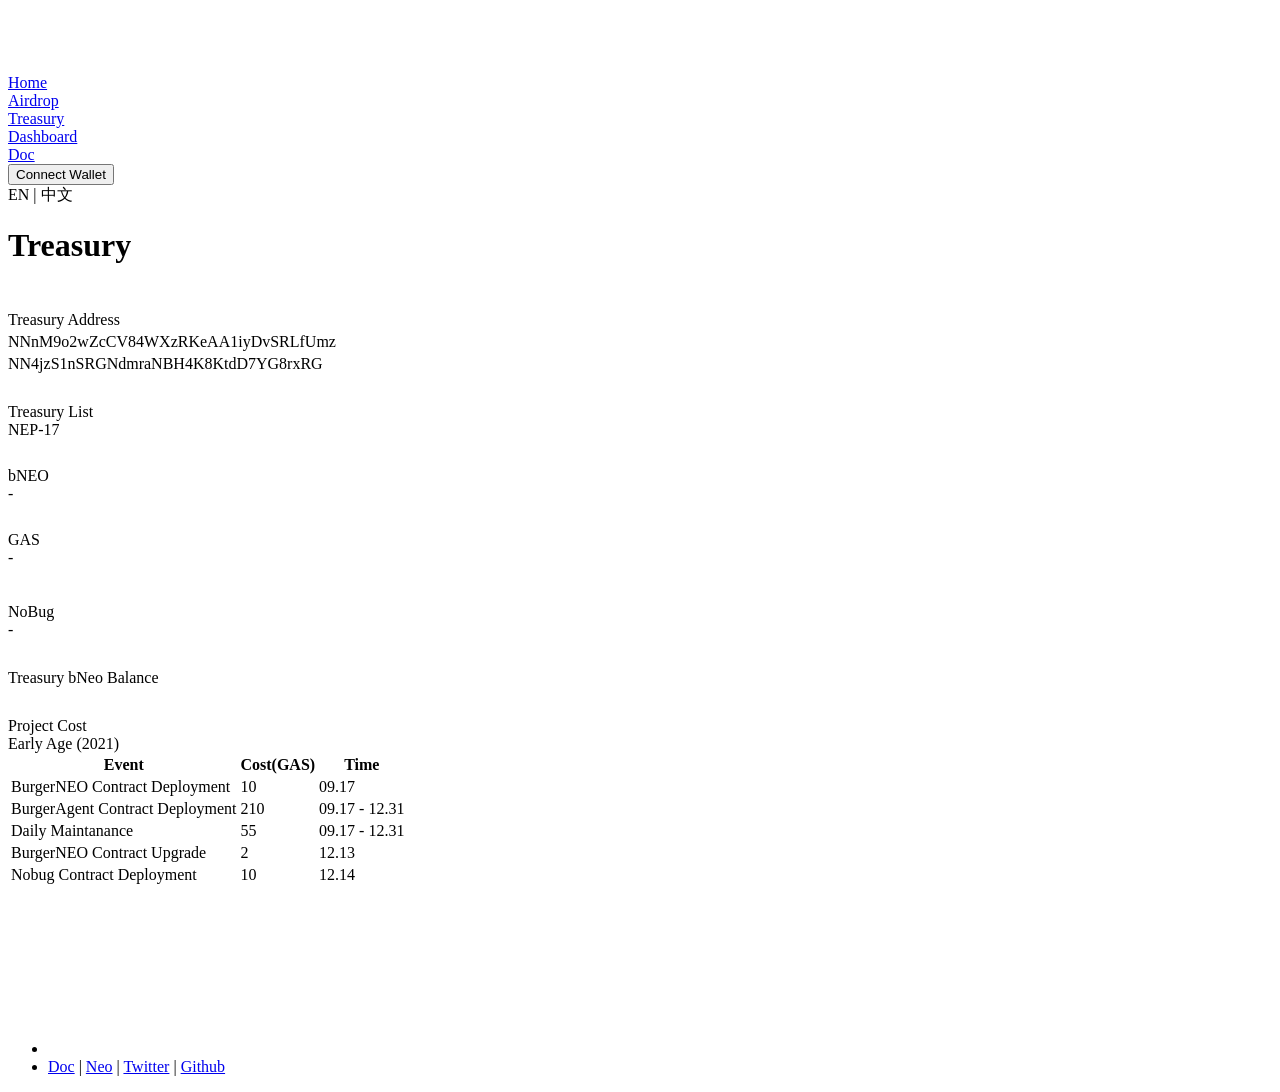
<file: en/treasury/index.html>
<!DOCTYPE html><html><head><meta charSet="utf-8"/><title>NeoBurger</title><meta content="width=device-width, initial-scale=1.0, maximum-scale=1.0, user-scalable=0;" name="viewport"/><meta name="description" content="NeoBurger"/><link rel="shortcut icon" type="image/x-icon" href="/favicon.ico"/><meta name="next-head-count" content="5"/><link rel="preload" href="https://neoburger.io/_next/static/css/35cfaad9db6063da8b2a.css" as="style"/><link rel="stylesheet" href="https://neoburger.io/_next/static/css/35cfaad9db6063da8b2a.css" data-n-g=""/><link rel="preload" href="https://neoburger.io/_next/static/css/d4fca43f70f5f7494ada.css" as="style"/><link rel="stylesheet" href="https://neoburger.io/_next/static/css/d4fca43f70f5f7494ada.css" data-n-p=""/><noscript data-n-css=""></noscript><script defer="" nomodule="" src="https://neoburger.io/_next/static/chunks/polyfills-a40ef1678bae11e696dba45124eadd70.js"></script><script src="https://neoburger.io/_next/static/chunks/webpack-c3a61757f474b2a69ef4.js" defer=""></script><script src="https://neoburger.io/_next/static/chunks/framework-895f067827ebe11ffe45.js" defer=""></script><script src="https://neoburger.io/_next/static/chunks/main-3471f9e78cb3bb918a47.js" defer=""></script><script src="https://neoburger.io/_next/static/chunks/pages/_app-1772c39e324d71a3e7b8.js" defer=""></script><script src="https://neoburger.io/_next/static/chunks/57b53b02-f721454a9f1198e7f1e2.js" defer=""></script><script src="https://neoburger.io/_next/static/chunks/794-f8baca9fb721b2469a51.js" defer=""></script><script src="https://neoburger.io/_next/static/chunks/764-ab43ce83a44483c339f7.js" defer=""></script><script src="https://neoburger.io/_next/static/chunks/342-60608ad65075e4fdbf88.js" defer=""></script><script src="https://neoburger.io/_next/static/chunks/538-4649e16b5a68e8a712a3.js" defer=""></script><script src="https://neoburger.io/_next/static/chunks/pages/%5Blang%5D/treasury-d70e1deb0f6baecd3ae7.js" defer=""></script><script src="https://neoburger.io/_next/static/zRfd36V06G6QenKFFphNH/_buildManifest.js" defer=""></script><script src="https://neoburger.io/_next/static/zRfd36V06G6QenKFFphNH/_ssgManifest.js" defer=""></script></head><body><div id="__next"><header class="Header_pc_header__Py6iO Header_pc_black__3ElZG Header_pc_boxShadow__1HzpK"><div class="Header_pc_headerContent__3dXiw"><div class="Header_pc_mNeoburgerLogo__23XE2"><div style="display:inline-block;max-width:100%;overflow:hidden;position:relative;box-sizing:border-box;margin:0"><div style="box-sizing:border-box;display:block;max-width:100%"><img style="max-width:100%;display:block;margin:0;border:none;padding:0" alt="" aria-hidden="true" src="[data-uri]"/></div><img alt="NeoBurger Logo" src="[data-uri]" decoding="async" data-nimg="intrinsic" style="position:absolute;top:0;left:0;bottom:0;right:0;box-sizing:border-box;padding:0;border:none;margin:auto;display:block;width:0;height:0;min-width:100%;max-width:100%;min-height:100%;max-height:100%"/><noscript><img alt="NeoBurger Logo" srcSet="https://neoburger.io/_next/static/image/resources/images/neo-burger-logo-black.c0019dd0df98ad5b74f79d45b05e07a8.svg?auto=format&amp;fit=max&amp;w=48 1x, https://neoburger.io/_next/static/image/resources/images/neo-burger-logo-black.c0019dd0df98ad5b74f79d45b05e07a8.svg?auto=format&amp;fit=max&amp;w=96 2x" src="https://neoburger.io/_next/static/image/resources/images/neo-burger-logo-black.c0019dd0df98ad5b74f79d45b05e07a8.svg?auto=format&amp;fit=max&amp;w=96" decoding="async" data-nimg="intrinsic" style="position:absolute;top:0;left:0;bottom:0;right:0;box-sizing:border-box;padding:0;border:none;margin:auto;display:block;width:0;height:0;min-width:100%;max-width:100%;min-height:100%;max-height:100%" loading="lazy"/></noscript></div></div><div class="Header_pc_menu__2Pplk"><div style="display:inline-block;max-width:100%;overflow:hidden;position:relative;box-sizing:border-box;margin:0"><div style="box-sizing:border-box;display:block;max-width:100%"><img style="max-width:100%;display:block;margin:0;border:none;padding:0" alt="" aria-hidden="true" src="[data-uri]"/></div><img alt="menu" src="[data-uri]" decoding="async" data-nimg="intrinsic" style="position:absolute;top:0;left:0;bottom:0;right:0;box-sizing:border-box;padding:0;border:none;margin:auto;display:block;width:0;height:0;min-width:100%;max-width:100%;min-height:100%;max-height:100%"/><noscript><img alt="menu" srcSet="https://neoburger.io/_next/static/image/resources/images/menu-dark.b105521435137a4202a46af4b140430a.svg?auto=format&amp;fit=max&amp;w=32 1x, https://neoburger.io/_next/static/image/resources/images/menu-dark.b105521435137a4202a46af4b140430a.svg?auto=format&amp;fit=max&amp;w=48 2x" src="https://neoburger.io/_next/static/image/resources/images/menu-dark.b105521435137a4202a46af4b140430a.svg?auto=format&amp;fit=max&amp;w=48" decoding="async" data-nimg="intrinsic" style="position:absolute;top:0;left:0;bottom:0;right:0;box-sizing:border-box;padding:0;border:none;margin:auto;display:block;width:0;height:0;min-width:100%;max-width:100%;min-height:100%;max-height:100%" loading="lazy"/></noscript></div></div><div class="Header_pc_headerLink__U05C_"><a class="Header_pc_linkFont__MiZ52 " href="/en/home/">Home</a></div><div class="Header_pc_pageLink__3L1ey"><a class="Header_pc_linkFont__MiZ52 " href="/en/airdrop/">Airdrop</a></div><div class="Header_pc_pageLink__3L1ey"><a class="Header_pc_linkFont__MiZ52 Header_pc_bolder__2wyrQ" href="/en/treasury/">Treasury</a></div><div class="Header_pc_pageLink__3L1ey"><a class="Header_pc_linkFont__MiZ52 " href="/en/dashboard/">Dashboard</a></div><div class="Header_pc_pageLink__3L1ey"><a class="Header_pc_linkFont__MiZ52" target="_blank" rel="noreferrer" href="https://neoburger.github.io/">Doc</a></div><div class="Wallet_walletWrapper__2rIi0 Header_pc_walletBtn__1jdRY undefined"><button class="Wallet_connectBtn__3wuZI  Wallet_blackBtn__28NCf"><span>Connect Wallet</span></button></div><div class="Header_pc_languageSwitch__2oPO3"><a class="Header_pc_languageBtn__30M0n Header_pc_bolder__2wyrQ">EN</a><span> | </span><a class="Header_pc_languageBtn__30M0n false">中文</a></div></div></header><div class="Treasury_treasuryContainer__2KF_j"><h1 class="Treasury_treasuryTitle__26UJF">Treasury</h1><div class="Treasury_popBg__3lmJO"><div class="Treasury_flex__oHNJO"><div style="display:inline-block;max-width:100%;overflow:hidden;position:relative;box-sizing:border-box;margin:0"><div style="box-sizing:border-box;display:block;max-width:100%"><img style="max-width:100%;display:block;margin:0;border:none;padding:0" alt="" aria-hidden="true" src="[data-uri]"/></div><img alt="addressIcon" src="[data-uri]" decoding="async" data-nimg="intrinsic" style="position:absolute;top:0;left:0;bottom:0;right:0;box-sizing:border-box;padding:0;border:none;margin:auto;display:block;width:0;height:0;min-width:100%;max-width:100%;min-height:100%;max-height:100%"/><noscript><img alt="addressIcon" srcSet="https://neoburger.io/_next/static/image/resources/images/address.f1295384a1c78d93083b84b9a5cf4eb3.svg?auto=format&amp;fit=max&amp;w=16 1x, https://neoburger.io/_next/static/image/resources/images/address.f1295384a1c78d93083b84b9a5cf4eb3.svg?auto=format&amp;fit=max&amp;w=32 2x" src="https://neoburger.io/_next/static/image/resources/images/address.f1295384a1c78d93083b84b9a5cf4eb3.svg?auto=format&amp;fit=max&amp;w=32" decoding="async" data-nimg="intrinsic" style="position:absolute;top:0;left:0;bottom:0;right:0;box-sizing:border-box;padding:0;border:none;margin:auto;display:block;width:0;height:0;min-width:100%;max-width:100%;min-height:100%;max-height:100%" loading="lazy"/></noscript></div><div class="Treasury_subTitle__26GA6">Treasury Address</div></div><div class="Treasury_flex__oHNJO Treasury_addressRow__3Q6em"><div class="Treasury_flex__oHNJO Treasury_whiteBg__3REBZ"><span class="Treasury_addrText__1cMXa">NNnM9o2wZcCV84WXzRKeAA1iyDvSRLfUmz</span><div style="display:inline-block;max-width:100%;overflow:hidden;position:relative;box-sizing:border-box;margin:0"><div style="box-sizing:border-box;display:block;max-width:100%"><img style="max-width:100%;display:block;margin:0;border:none;padding:0" alt="" aria-hidden="true" src="[data-uri]"/></div><img alt="copyIcon" src="[data-uri]" decoding="async" data-nimg="intrinsic" style="position:absolute;top:0;left:0;bottom:0;right:0;box-sizing:border-box;padding:0;border:none;margin:auto;display:block;width:0;height:0;min-width:100%;max-width:100%;min-height:100%;max-height:100%"/><noscript><img alt="copyIcon" srcSet="https://neoburger.io/_next/static/image/resources/images/copy-gray.923761be00c52b6c283f149c944a1161.svg?auto=format&amp;fit=max&amp;w=16 1x, https://neoburger.io/_next/static/image/resources/images/copy-gray.923761be00c52b6c283f149c944a1161.svg?auto=format&amp;fit=max&amp;w=32 2x" src="https://neoburger.io/_next/static/image/resources/images/copy-gray.923761be00c52b6c283f149c944a1161.svg?auto=format&amp;fit=max&amp;w=32" decoding="async" data-nimg="intrinsic" style="position:absolute;top:0;left:0;bottom:0;right:0;box-sizing:border-box;padding:0;border:none;margin:auto;display:block;width:0;height:0;min-width:100%;max-width:100%;min-height:100%;max-height:100%" loading="lazy"/></noscript></div></div><div class="Treasury_flex__oHNJO Treasury_whiteBg__3REBZ"><span class="Treasury_addrText__1cMXa">NN4jzS1nSRGNdmraNBH4K8KtdD7YG8rxRG</span><div style="display:inline-block;max-width:100%;overflow:hidden;position:relative;box-sizing:border-box;margin:0"><div style="box-sizing:border-box;display:block;max-width:100%"><img style="max-width:100%;display:block;margin:0;border:none;padding:0" alt="" aria-hidden="true" src="[data-uri]"/></div><img alt="copyIcon" src="[data-uri]" decoding="async" data-nimg="intrinsic" style="position:absolute;top:0;left:0;bottom:0;right:0;box-sizing:border-box;padding:0;border:none;margin:auto;display:block;width:0;height:0;min-width:100%;max-width:100%;min-height:100%;max-height:100%"/><noscript><img alt="copyIcon" srcSet="https://neoburger.io/_next/static/image/resources/images/copy-gray.923761be00c52b6c283f149c944a1161.svg?auto=format&amp;fit=max&amp;w=16 1x, https://neoburger.io/_next/static/image/resources/images/copy-gray.923761be00c52b6c283f149c944a1161.svg?auto=format&amp;fit=max&amp;w=32 2x" src="https://neoburger.io/_next/static/image/resources/images/copy-gray.923761be00c52b6c283f149c944a1161.svg?auto=format&amp;fit=max&amp;w=32" decoding="async" data-nimg="intrinsic" style="position:absolute;top:0;left:0;bottom:0;right:0;box-sizing:border-box;padding:0;border:none;margin:auto;display:block;width:0;height:0;min-width:100%;max-width:100%;min-height:100%;max-height:100%" loading="lazy"/></noscript></div></div></div></div><div class="Treasury_flex__oHNJO Treasury_stretch__1416D"><div class="Treasury_flexCol__1kuhP Treasury_popBg__3lmJO Treasury_treasuryList__3N62_"><div class="Treasury_flex__oHNJO"><div style="display:inline-block;max-width:100%;overflow:hidden;position:relative;box-sizing:border-box;margin:0"><div style="box-sizing:border-box;display:block;max-width:100%"><img style="max-width:100%;display:block;margin:0;border:none;padding:0" alt="" aria-hidden="true" src="[data-uri]"/></div><img alt="list" src="[data-uri]" decoding="async" data-nimg="intrinsic" style="position:absolute;top:0;left:0;bottom:0;right:0;box-sizing:border-box;padding:0;border:none;margin:auto;display:block;width:0;height:0;min-width:100%;max-width:100%;min-height:100%;max-height:100%"/><noscript><img alt="list" srcSet="https://neoburger.io/_next/static/image/resources/images/list.29de3fedea1d98654d6d223d47810cff.svg?auto=format&amp;fit=max&amp;w=32 1x, https://neoburger.io/_next/static/image/resources/images/list.29de3fedea1d98654d6d223d47810cff.svg?auto=format&amp;fit=max&amp;w=48 2x" src="https://neoburger.io/_next/static/image/resources/images/list.29de3fedea1d98654d6d223d47810cff.svg?auto=format&amp;fit=max&amp;w=48" decoding="async" data-nimg="intrinsic" style="position:absolute;top:0;left:0;bottom:0;right:0;box-sizing:border-box;padding:0;border:none;margin:auto;display:block;width:0;height:0;min-width:100%;max-width:100%;min-height:100%;max-height:100%" loading="lazy"/></noscript></div><div class="Treasury_subTitle__26GA6">Treasury List</div></div><div class="Treasury_brownBg__3Q5Dk"><div class="Treasury_subSubTitle__2wyof">NEP-17</div><div class="Treasury_flex__oHNJO Treasury_whiteBg2__1aybl"><div style="display:inline-block;max-width:100%;overflow:hidden;position:relative;box-sizing:border-box;margin:0"><div style="box-sizing:border-box;display:block;max-width:100%"><img style="max-width:100%;display:block;margin:0;border:none;padding:0" alt="" aria-hidden="true" src="[data-uri]"/></div><img alt="bneoLogo" src="[data-uri]" decoding="async" data-nimg="intrinsic" class="Treasury_assetLogo__2EeA9" style="position:absolute;top:0;left:0;bottom:0;right:0;box-sizing:border-box;padding:0;border:none;margin:auto;display:block;width:0;height:0;min-width:100%;max-width:100%;min-height:100%;max-height:100%"/><noscript><img alt="bneoLogo" srcSet="https://neoburger.io/_next/static/image/resources/images/bneo-logo.0ff49d5dfef9606b1ec24a0bfb76ced0.svg?auto=format&amp;fit=max&amp;w=32 1x, https://neoburger.io/_next/static/image/resources/images/bneo-logo.0ff49d5dfef9606b1ec24a0bfb76ced0.svg?auto=format&amp;fit=max&amp;w=48 2x" src="https://neoburger.io/_next/static/image/resources/images/bneo-logo.0ff49d5dfef9606b1ec24a0bfb76ced0.svg?auto=format&amp;fit=max&amp;w=48" decoding="async" data-nimg="intrinsic" style="position:absolute;top:0;left:0;bottom:0;right:0;box-sizing:border-box;padding:0;border:none;margin:auto;display:block;width:0;height:0;min-width:100%;max-width:100%;min-height:100%;max-height:100%" class="Treasury_assetLogo__2EeA9" loading="lazy"/></noscript></div><div class="Treasury_assetName__156cb">bNEO</div><div class="Treasury_assetAmount__fuepK">-</div></div><div class="Treasury_flex__oHNJO Treasury_whiteBg2__1aybl"><div style="display:inline-block;max-width:100%;overflow:hidden;position:relative;box-sizing:border-box;margin:0"><div style="box-sizing:border-box;display:block;max-width:100%"><img style="max-width:100%;display:block;margin:0;border:none;padding:0" alt="" aria-hidden="true" src="[data-uri]"/></div><img alt="gasLogo" src="[data-uri]" decoding="async" data-nimg="intrinsic" class="Treasury_assetLogo__2EeA9" style="position:absolute;top:0;left:0;bottom:0;right:0;box-sizing:border-box;padding:0;border:none;margin:auto;display:block;width:0;height:0;min-width:100%;max-width:100%;min-height:100%;max-height:100%"/><noscript><img alt="gasLogo" srcSet="https://neoburger.io/_next/static/image/resources/images/gas-logo.da573c51be5cd0519b4d03ffb9e4e423.svg?auto=format&amp;fit=max&amp;w=32 1x, https://neoburger.io/_next/static/image/resources/images/gas-logo.da573c51be5cd0519b4d03ffb9e4e423.svg?auto=format&amp;fit=max&amp;w=48 2x" src="https://neoburger.io/_next/static/image/resources/images/gas-logo.da573c51be5cd0519b4d03ffb9e4e423.svg?auto=format&amp;fit=max&amp;w=48" decoding="async" data-nimg="intrinsic" style="position:absolute;top:0;left:0;bottom:0;right:0;box-sizing:border-box;padding:0;border:none;margin:auto;display:block;width:0;height:0;min-width:100%;max-width:100%;min-height:100%;max-height:100%" class="Treasury_assetLogo__2EeA9" loading="lazy"/></noscript></div><div class="Treasury_assetName__156cb">GAS</div><div class="Treasury_assetAmount__fuepK">-</div></div><div class="Treasury_flex__oHNJO Treasury_whiteBg2__1aybl"><div style="display:inline-block;max-width:100%;overflow:hidden;position:relative;box-sizing:border-box;margin:0"><div style="box-sizing:border-box;display:block;max-width:100%"><img style="max-width:100%;display:block;margin:0;border:none;padding:0" alt="" aria-hidden="true" src="[data-uri]"/></div><img alt="nbLogo" src="[data-uri]" decoding="async" data-nimg="intrinsic" class="Treasury_assetLogo__2EeA9" style="position:absolute;top:0;left:0;bottom:0;right:0;box-sizing:border-box;padding:0;border:none;margin:auto;display:block;width:0;height:0;min-width:100%;max-width:100%;min-height:100%;max-height:100%"/><noscript><img alt="nbLogo" srcSet="https://neoburger.io/_next/static/image/resources/images/nbLogo.de38e86ac7a157642b422728c40aa9c5.svg?auto=format&amp;fit=max&amp;w=32 1x, https://neoburger.io/_next/static/image/resources/images/nbLogo.de38e86ac7a157642b422728c40aa9c5.svg?auto=format&amp;fit=max&amp;w=64 2x" src="https://neoburger.io/_next/static/image/resources/images/nbLogo.de38e86ac7a157642b422728c40aa9c5.svg?auto=format&amp;fit=max&amp;w=64" decoding="async" data-nimg="intrinsic" style="position:absolute;top:0;left:0;bottom:0;right:0;box-sizing:border-box;padding:0;border:none;margin:auto;display:block;width:0;height:0;min-width:100%;max-width:100%;min-height:100%;max-height:100%" class="Treasury_assetLogo__2EeA9" loading="lazy"/></noscript></div><div class="Treasury_assetName__156cb">NoBug</div><div class="Treasury_assetAmount__fuepK">-</div></div></div></div><div class="Treasury_popBg__3lmJO Treasury_chat__1OHEA"><div class="Treasury_flex__oHNJO"><div style="display:inline-block;max-width:100%;overflow:hidden;position:relative;box-sizing:border-box;margin:0"><div style="box-sizing:border-box;display:block;max-width:100%"><img style="max-width:100%;display:block;margin:0;border:none;padding:0" alt="" aria-hidden="true" src="[data-uri]"/></div><img alt="neoBalance" src="[data-uri]" decoding="async" data-nimg="intrinsic" style="position:absolute;top:0;left:0;bottom:0;right:0;box-sizing:border-box;padding:0;border:none;margin:auto;display:block;width:0;height:0;min-width:100%;max-width:100%;min-height:100%;max-height:100%"/><noscript><img alt="neoBalance" srcSet="https://neoburger.io/_next/static/image/resources/images/neo-balance.313b1cb47d39584e2fb1b851cb0f88ea.svg?auto=format&amp;fit=max&amp;w=32 1x, https://neoburger.io/_next/static/image/resources/images/neo-balance.313b1cb47d39584e2fb1b851cb0f88ea.svg?auto=format&amp;fit=max&amp;w=48 2x" src="https://neoburger.io/_next/static/image/resources/images/neo-balance.313b1cb47d39584e2fb1b851cb0f88ea.svg?auto=format&amp;fit=max&amp;w=48" decoding="async" data-nimg="intrinsic" style="position:absolute;top:0;left:0;bottom:0;right:0;box-sizing:border-box;padding:0;border:none;margin:auto;display:block;width:0;height:0;min-width:100%;max-width:100%;min-height:100%;max-height:100%" loading="lazy"/></noscript></div><div class="Treasury_subTitle__26GA6">Treasury bNeo Balance</div></div><div class="BalanceChart_chartWrapper__alVKk"><div class="Treasury_balanceChatWrapper__1Gkaf"></div></div></div></div><div class="Treasury_popBg__3lmJO"><div class="Treasury_flex__oHNJO"><div style="display:inline-block;max-width:100%;overflow:hidden;position:relative;box-sizing:border-box;margin:0"><div style="box-sizing:border-box;display:block;max-width:100%"><img style="max-width:100%;display:block;margin:0;border:none;padding:0" alt="" aria-hidden="true" src="[data-uri]"/></div><img alt="cost" src="[data-uri]" decoding="async" data-nimg="intrinsic" style="position:absolute;top:0;left:0;bottom:0;right:0;box-sizing:border-box;padding:0;border:none;margin:auto;display:block;width:0;height:0;min-width:100%;max-width:100%;min-height:100%;max-height:100%"/><noscript><img alt="cost" srcSet="https://neoburger.io/_next/static/image/resources/images/cost.ab486c68c3f5bc27dba56d4ba23ec793.svg?auto=format&amp;fit=max&amp;w=32 1x, https://neoburger.io/_next/static/image/resources/images/cost.ab486c68c3f5bc27dba56d4ba23ec793.svg?auto=format&amp;fit=max&amp;w=64 2x" src="https://neoburger.io/_next/static/image/resources/images/cost.ab486c68c3f5bc27dba56d4ba23ec793.svg?auto=format&amp;fit=max&amp;w=64" decoding="async" data-nimg="intrinsic" style="position:absolute;top:0;left:0;bottom:0;right:0;box-sizing:border-box;padding:0;border:none;margin:auto;display:block;width:0;height:0;min-width:100%;max-width:100%;min-height:100%;max-height:100%" loading="lazy"/></noscript></div><div class="Treasury_subTitle__26GA6">Project Cost</div><div class="Treasury_rightFlex__33MJk">Early Age<!-- --> (2021)</div></div><table class="Treasury_table__1M2El"><thead><tr class="Treasury_thead__31L7t"><th>Event</th><th>Cost(GAS)</th><th>Time</th></tr></thead><tbody><tr class="Treasury_whiteBg3__2y210"><td>BurgerNEO Contract Deployment</td><td>10</td><td>09.17</td></tr><tr class="Treasury_whiteBg3__2y210"><td>BurgerAgent Contract Deployment</td><td>210</td><td>09.17 - 12.31</td></tr><tr class="Treasury_whiteBg3__2y210"><td>Daily Maintanance</td><td>55</td><td>09.17 - 12.31</td></tr><tr class="Treasury_whiteBg3__2y210"><td>BurgerNEO Contract Upgrade</td><td>2</td><td>12.13</td></tr><tr class="Treasury_whiteBg3__2y210"><td>Nobug Contract Deployment</td><td>10</td><td>12.14</td></tr></tbody></table></div></div><footer class="Footer_pc_footer__-FMRm"><nav><ul class="Footer_pc_footerMenu__2lUyk"><li class="Footer_pc_width24__38-vS"><div style="display:inline-block;max-width:100%;overflow:hidden;position:relative;box-sizing:border-box;margin:0"><div style="box-sizing:border-box;display:block;max-width:100%"><img style="max-width:100%;display:block;margin:0;border:none;padding:0" alt="" aria-hidden="true" src="[data-uri]"/></div><img alt="neo burger dark" src="[data-uri]" decoding="async" data-nimg="intrinsic" style="position:absolute;top:0;left:0;bottom:0;right:0;box-sizing:border-box;padding:0;border:none;margin:auto;display:block;width:0;height:0;min-width:100%;max-width:100%;min-height:100%;max-height:100%"/><noscript><img alt="neo burger dark" srcSet="https://neoburger.io/_next/static/image/resources/images/neo-burger-dark.1c1b4cbebefac221271eca5b6c2d0d68.svg?auto=format&amp;fit=max&amp;w=256 1x, https://neoburger.io/_next/static/image/resources/images/neo-burger-dark.1c1b4cbebefac221271eca5b6c2d0d68.svg?auto=format&amp;fit=max&amp;w=384 2x" src="https://neoburger.io/_next/static/image/resources/images/neo-burger-dark.1c1b4cbebefac221271eca5b6c2d0d68.svg?auto=format&amp;fit=max&amp;w=384" decoding="async" data-nimg="intrinsic" style="position:absolute;top:0;left:0;bottom:0;right:0;box-sizing:border-box;padding:0;border:none;margin:auto;display:block;width:0;height:0;min-width:100%;max-width:100%;min-height:100%;max-height:100%" loading="lazy"/></noscript></div></li><li><a href="https://neoburger.github.io/" class="Footer_pc_footerText__1cET2 Footer_pc_hideInPC__3Tv35">Doc</a><span class="Footer_pc_divider__1HMNu Footer_pc_hideInPC__3Tv35"> | </span><a href="https://neo.org/" class="Footer_pc_footerText__1cET2">Neo</a><span class="Footer_pc_divider__1HMNu"> | </span><a href="https://twitter.com/NeoBurger_io" class="Footer_pc_footerText__1cET2">Twitter</a><span class="Footer_pc_divider__1HMNu"> | </span><a href="https://github.com/neoburger" class="Footer_pc_footerText__1cET2">Github</a></li></ul></nav></footer></div><script id="__NEXT_DATA__" type="application/json">{"props":{"pageProps":{"language":"en"},"__N_SSG":true},"page":"/[lang]/treasury","query":{"lang":"en"},"buildId":"zRfd36V06G6QenKFFphNH","assetPrefix":"https://neoburger.io","isFallback":false,"gsp":true,"scriptLoader":[]}</script></body></html>
</file>
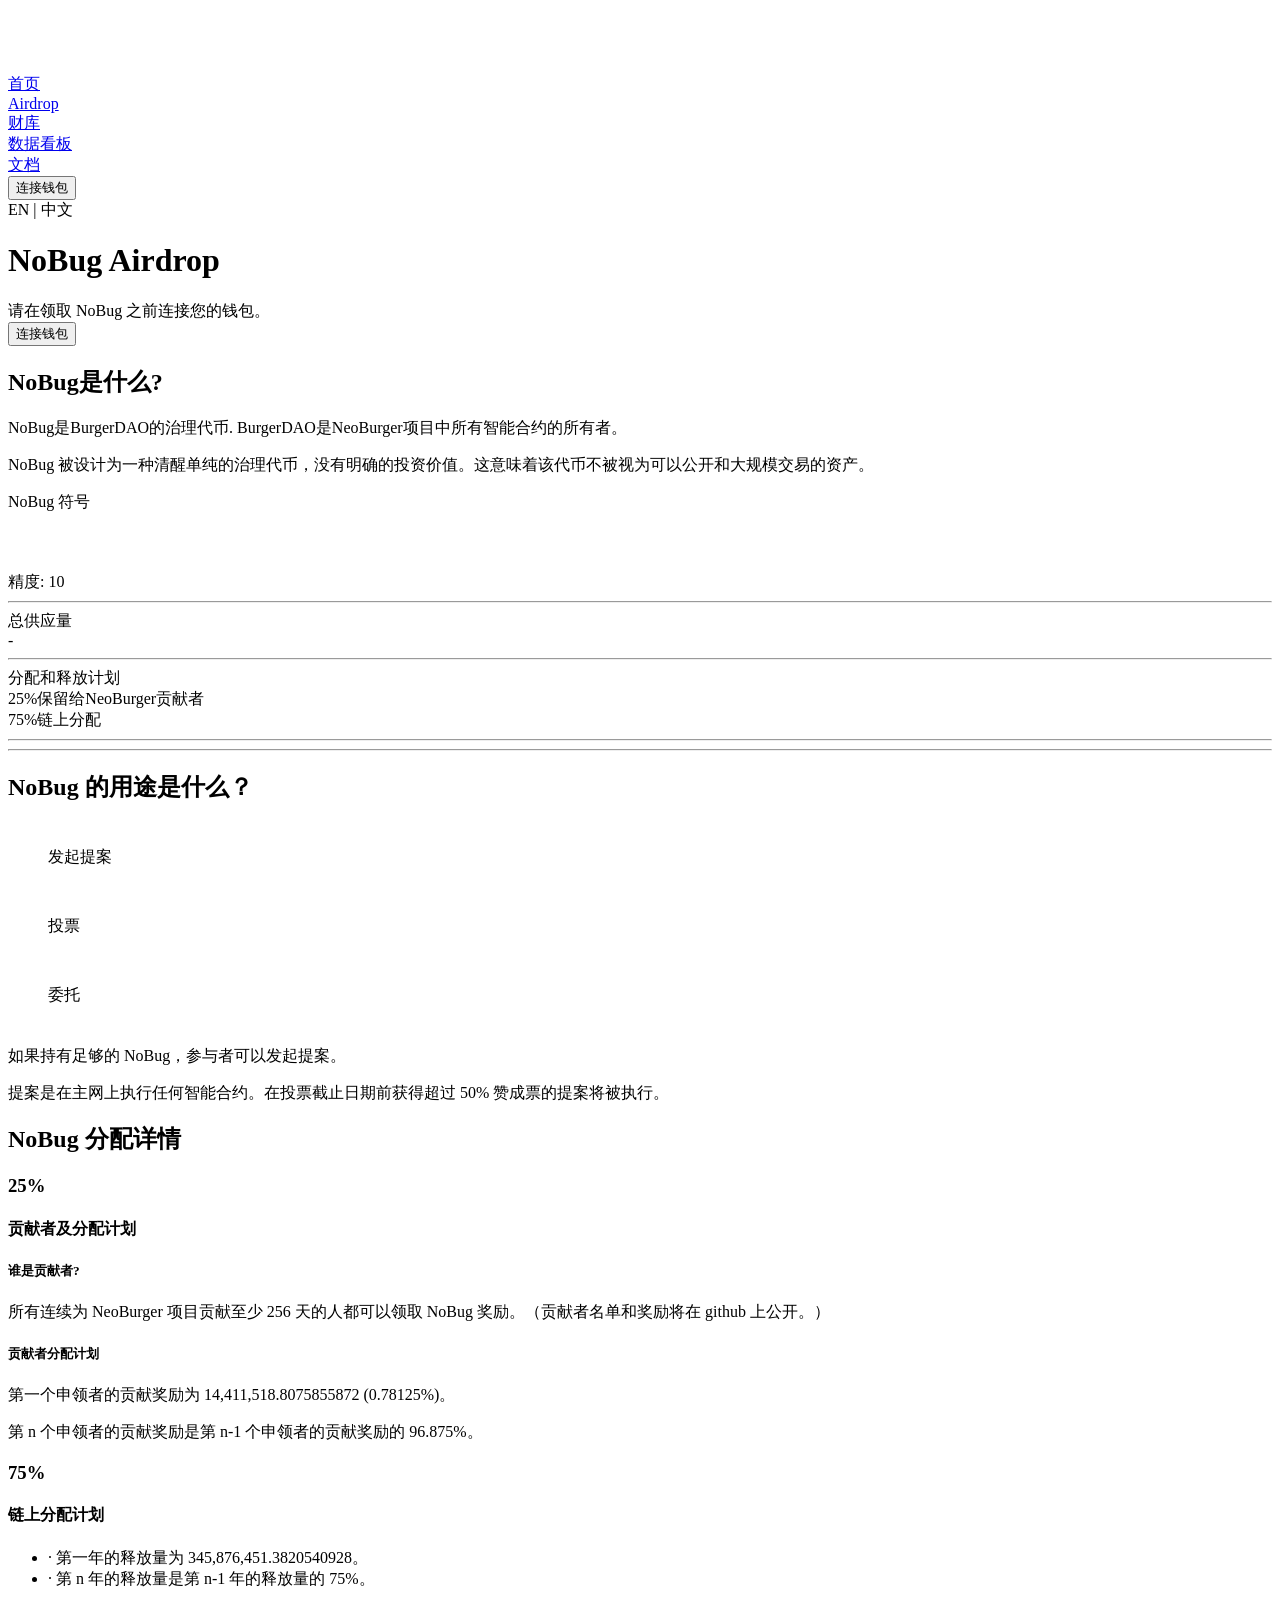
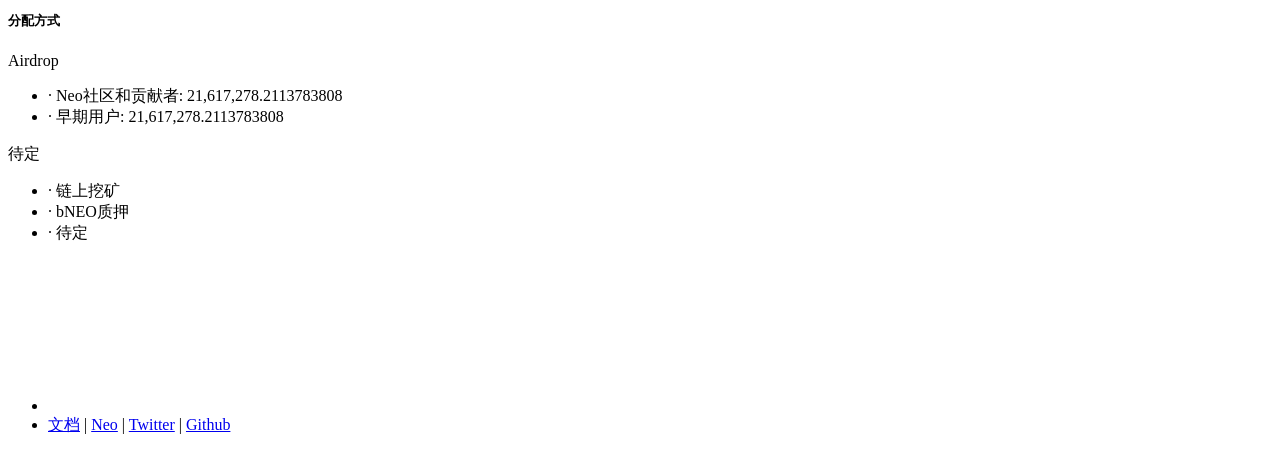
<file: zh/airdrop/index.html>
<!DOCTYPE html><html><head><meta charSet="utf-8"/><title>NeoBurger</title><meta content="width=device-width, initial-scale=1.0, maximum-scale=1.0, user-scalable=0;" name="viewport"/><meta name="description" content="NeoBurger"/><link rel="shortcut icon" type="image/x-icon" href="/favicon.ico"/><meta name="next-head-count" content="5"/><link rel="preload" href="https://neoburger.io/_next/static/css/35cfaad9db6063da8b2a.css" as="style"/><link rel="stylesheet" href="https://neoburger.io/_next/static/css/35cfaad9db6063da8b2a.css" data-n-g=""/><link rel="preload" href="https://neoburger.io/_next/static/css/d8f3b02e3f8c83b9382f.css" as="style"/><link rel="stylesheet" href="https://neoburger.io/_next/static/css/d8f3b02e3f8c83b9382f.css" data-n-p=""/><noscript data-n-css=""></noscript><script defer="" nomodule="" src="https://neoburger.io/_next/static/chunks/polyfills-a40ef1678bae11e696dba45124eadd70.js"></script><script src="https://neoburger.io/_next/static/chunks/webpack-c3a61757f474b2a69ef4.js" defer=""></script><script src="https://neoburger.io/_next/static/chunks/framework-895f067827ebe11ffe45.js" defer=""></script><script src="https://neoburger.io/_next/static/chunks/main-3471f9e78cb3bb918a47.js" defer=""></script><script src="https://neoburger.io/_next/static/chunks/pages/_app-1772c39e324d71a3e7b8.js" defer=""></script><script src="https://neoburger.io/_next/static/chunks/57b53b02-f721454a9f1198e7f1e2.js" defer=""></script><script src="https://neoburger.io/_next/static/chunks/794-f8baca9fb721b2469a51.js" defer=""></script><script src="https://neoburger.io/_next/static/chunks/538-4649e16b5a68e8a712a3.js" defer=""></script><script src="https://neoburger.io/_next/static/chunks/pages/%5Blang%5D/airdrop-dee917bdd6cc3a9f3c81.js" defer=""></script><script src="https://neoburger.io/_next/static/zRfd36V06G6QenKFFphNH/_buildManifest.js" defer=""></script><script src="https://neoburger.io/_next/static/zRfd36V06G6QenKFFphNH/_ssgManifest.js" defer=""></script></head><body><div id="__next"><header class="Header_pc_header__Py6iO Header_pc_black__3ElZG Header_pc_boxShadow__1HzpK"><div class="Header_pc_headerContent__3dXiw"><div class="Header_pc_mNeoburgerLogo__23XE2"><div style="display:inline-block;max-width:100%;overflow:hidden;position:relative;box-sizing:border-box;margin:0"><div style="box-sizing:border-box;display:block;max-width:100%"><img style="max-width:100%;display:block;margin:0;border:none;padding:0" alt="" aria-hidden="true" src="[data-uri]"/></div><img alt="NeoBurger Logo" src="[data-uri]" decoding="async" data-nimg="intrinsic" style="position:absolute;top:0;left:0;bottom:0;right:0;box-sizing:border-box;padding:0;border:none;margin:auto;display:block;width:0;height:0;min-width:100%;max-width:100%;min-height:100%;max-height:100%"/><noscript><img alt="NeoBurger Logo" srcSet="https://neoburger.io/_next/static/image/resources/images/neo-burger-logo-black.c0019dd0df98ad5b74f79d45b05e07a8.svg?auto=format&amp;fit=max&amp;w=48 1x, https://neoburger.io/_next/static/image/resources/images/neo-burger-logo-black.c0019dd0df98ad5b74f79d45b05e07a8.svg?auto=format&amp;fit=max&amp;w=96 2x" src="https://neoburger.io/_next/static/image/resources/images/neo-burger-logo-black.c0019dd0df98ad5b74f79d45b05e07a8.svg?auto=format&amp;fit=max&amp;w=96" decoding="async" data-nimg="intrinsic" style="position:absolute;top:0;left:0;bottom:0;right:0;box-sizing:border-box;padding:0;border:none;margin:auto;display:block;width:0;height:0;min-width:100%;max-width:100%;min-height:100%;max-height:100%" loading="lazy"/></noscript></div></div><div class="Header_pc_menu__2Pplk"><div style="display:inline-block;max-width:100%;overflow:hidden;position:relative;box-sizing:border-box;margin:0"><div style="box-sizing:border-box;display:block;max-width:100%"><img style="max-width:100%;display:block;margin:0;border:none;padding:0" alt="" aria-hidden="true" src="[data-uri]"/></div><img alt="menu" src="[data-uri]" decoding="async" data-nimg="intrinsic" style="position:absolute;top:0;left:0;bottom:0;right:0;box-sizing:border-box;padding:0;border:none;margin:auto;display:block;width:0;height:0;min-width:100%;max-width:100%;min-height:100%;max-height:100%"/><noscript><img alt="menu" srcSet="https://neoburger.io/_next/static/image/resources/images/menu-dark.b105521435137a4202a46af4b140430a.svg?auto=format&amp;fit=max&amp;w=32 1x, https://neoburger.io/_next/static/image/resources/images/menu-dark.b105521435137a4202a46af4b140430a.svg?auto=format&amp;fit=max&amp;w=48 2x" src="https://neoburger.io/_next/static/image/resources/images/menu-dark.b105521435137a4202a46af4b140430a.svg?auto=format&amp;fit=max&amp;w=48" decoding="async" data-nimg="intrinsic" style="position:absolute;top:0;left:0;bottom:0;right:0;box-sizing:border-box;padding:0;border:none;margin:auto;display:block;width:0;height:0;min-width:100%;max-width:100%;min-height:100%;max-height:100%" loading="lazy"/></noscript></div></div><div class="Header_pc_headerLink__U05C_"><a class="Header_pc_linkFont__MiZ52 " href="/zh/home/">首页</a></div><div class="Header_pc_pageLink__3L1ey"><a class="Header_pc_linkFont__MiZ52 Header_pc_bolder__2wyrQ" href="/zh/airdrop/">Airdrop</a></div><div class="Header_pc_pageLink__3L1ey"><a class="Header_pc_linkFont__MiZ52 " href="/zh/treasury/">财库</a></div><div class="Header_pc_pageLink__3L1ey"><a class="Header_pc_linkFont__MiZ52 " href="/zh/dashboard/">数据看板</a></div><div class="Header_pc_pageLink__3L1ey"><a class="Header_pc_linkFont__MiZ52" target="_blank" rel="noreferrer" href="https://neoburger.github.io/">文档</a></div><div class="Wallet_walletWrapper__2rIi0 Header_pc_walletBtn__1jdRY undefined"><button class="Wallet_connectBtn__3wuZI  Wallet_blackBtn__28NCf"><span>连接钱包</span></button></div><div class="Header_pc_languageSwitch__2oPO3"><a class="Header_pc_languageBtn__30M0n false">EN</a><span> | </span><a class="Header_pc_languageBtn__30M0n Header_pc_bolder__2wyrQ">中文</a></div></div></header><div class="Airdrop_airdropContainer__3fSVk"><h1 class="Airdrop_airdropTitle__2TZQN">NoBug Airdrop</h1><section class="Airdrop_unconnectWrapper__32X9P"><div class="Airdrop_unconnectTip__35LPG">请在领取 NoBug 之前连接您的钱包。</div><button class="Airdrop_connectBtn__UzeZt">连接钱包</button></section><article><h2 class="Airdrop_articleTitle__3Gk5Y">NoBug是什么?</h2><p class="Airdrop_articleParagraph__12W_R">NoBug是BurgerDAO的治理代币. BurgerDAO是NeoBurger项目中所有智能合约的所有者。</p><p class="Airdrop_articleParagraph__12W_R Airdrop_marginTop24__1Bqmf">NoBug 被设计为一种清醒单纯的治理代币，没有明确的投资价值。这意味着该代币不被视为可以公开和大规模交易的资产。</p><div class="Airdrop_card__2AKBi"><div class="Airdrop_cardHeader__3IM8k"><div class="Airdrop_cardTitle__1K10G">NoBug 符号</div><div style="display:inline-block;max-width:100%;overflow:hidden;position:relative;box-sizing:border-box;margin:0"><div style="box-sizing:border-box;display:block;max-width:100%"><img style="max-width:100%;display:block;margin:0;border:none;padding:0" alt="" aria-hidden="true" src="[data-uri]"/></div><img alt="nbLogo2" src="[data-uri]" decoding="async" data-nimg="intrinsic" style="position:absolute;top:0;left:0;bottom:0;right:0;box-sizing:border-box;padding:0;border:none;margin:auto;display:block;width:0;height:0;min-width:100%;max-width:100%;min-height:100%;max-height:100%"/><noscript><img alt="nbLogo2" srcSet="https://neoburger.io/_next/static/image/resources/images/nbLogo2.af8dfc36760a78d644d8133f1df360f2.svg?auto=format&amp;fit=max&amp;w=64 1x, https://neoburger.io/_next/static/image/resources/images/nbLogo2.af8dfc36760a78d644d8133f1df360f2.svg?auto=format&amp;fit=max&amp;w=128 2x" src="https://neoburger.io/_next/static/image/resources/images/nbLogo2.af8dfc36760a78d644d8133f1df360f2.svg?auto=format&amp;fit=max&amp;w=128" decoding="async" data-nimg="intrinsic" style="position:absolute;top:0;left:0;bottom:0;right:0;box-sizing:border-box;padding:0;border:none;margin:auto;display:block;width:0;height:0;min-width:100%;max-width:100%;min-height:100%;max-height:100%" loading="lazy"/></noscript></div><div class="Airdrop_cardDecimals__1aI9G">精度: 10</div></div><hr class="Airdrop_divider__2KuuH"/><div class="Airdrop_totalText__2vaed">总供应量</div><div class="Airdrop_totalAmount__3ugJ4">-</div><hr class="Airdrop_divider__2KuuH"/><div class="Airdrop_totalText__2vaed">分配和释放计划</div><div class="Airdrop_cardPercentageWrapper__18WqR"><span class="Airdrop_cardPercentage__2speY">25%</span><span class="Airdrop_cardDistribution__1nkgO">保留给NeoBurger贡献者</span></div><div class="Airdrop_cardPercentageWrapper__18WqR"><span class="Airdrop_cardPercentage__2speY">75%</span><span class="Airdrop_cardDistribution__1nkgO">链上分配</span></div><hr class="Airdrop_divider2__VK4x7 Airdrop_marginTop35__LCWcP"/><hr class="Airdrop_divider2__VK4x7"/></div></article><article><h2 class="Airdrop_articleTitle__3Gk5Y">NoBug 的用途是什么？</h2><ul class="Airdrop_usageTabWrapper__2Vt8s"><div class="ColorTab_tabWrapper__2ZjYS undefined"><div style="display:inline-block;max-width:100%;overflow:hidden;position:relative;box-sizing:border-box;margin:0"><div style="box-sizing:border-box;display:block;max-width:100%"><img style="max-width:100%;display:block;margin:0;border:none;padding:0" alt="" aria-hidden="true" src="[data-uri]"/></div><img alt="vectorRight" src="[data-uri]" decoding="async" data-nimg="intrinsic" class="ColorTab_hidden__390p5 ColorTab_show__2GNT1" style="position:absolute;top:0;left:0;bottom:0;right:0;box-sizing:border-box;padding:0;border:none;margin:auto;display:block;width:0;height:0;min-width:100%;max-width:100%;min-height:100%;max-height:100%"/><noscript><img alt="vectorRight" srcSet="https://neoburger.io/_next/static/image/resources/images/vectorRight.d0c650d481328179491fda405a837ce8.svg?auto=format&amp;fit=max&amp;w=16 1x, https://neoburger.io/_next/static/image/resources/images/vectorRight.d0c650d481328179491fda405a837ce8.svg?auto=format&amp;fit=max&amp;w=32 2x" src="https://neoburger.io/_next/static/image/resources/images/vectorRight.d0c650d481328179491fda405a837ce8.svg?auto=format&amp;fit=max&amp;w=32" decoding="async" data-nimg="intrinsic" style="position:absolute;top:0;left:0;bottom:0;right:0;box-sizing:border-box;padding:0;border:none;margin:auto;display:block;width:0;height:0;min-width:100%;max-width:100%;min-height:100%;max-height:100%" class="ColorTab_hidden__390p5 ColorTab_show__2GNT1" loading="lazy"/></noscript></div><div class="ColorTab_tab__2E7s3 ColorTab_selected__3wIde">发起提案</div><div style="display:inline-block;max-width:100%;overflow:hidden;position:relative;box-sizing:border-box;margin:0"><div style="box-sizing:border-box;display:block;max-width:100%"><img style="max-width:100%;display:block;margin:0;border:none;padding:0" alt="" aria-hidden="true" src="[data-uri]"/></div><img alt="vectorLeft" src="[data-uri]" decoding="async" data-nimg="intrinsic" class="ColorTab_hidden__390p5 ColorTab_show__2GNT1" style="position:absolute;top:0;left:0;bottom:0;right:0;box-sizing:border-box;padding:0;border:none;margin:auto;display:block;width:0;height:0;min-width:100%;max-width:100%;min-height:100%;max-height:100%"/><noscript><img alt="vectorLeft" srcSet="https://neoburger.io/_next/static/image/resources/images/vectorLeft.62d8e90f16d33488bbf7c0f4981b98b4.svg?auto=format&amp;fit=max&amp;w=16 1x, https://neoburger.io/_next/static/image/resources/images/vectorLeft.62d8e90f16d33488bbf7c0f4981b98b4.svg?auto=format&amp;fit=max&amp;w=32 2x" src="https://neoburger.io/_next/static/image/resources/images/vectorLeft.62d8e90f16d33488bbf7c0f4981b98b4.svg?auto=format&amp;fit=max&amp;w=32" decoding="async" data-nimg="intrinsic" style="position:absolute;top:0;left:0;bottom:0;right:0;box-sizing:border-box;padding:0;border:none;margin:auto;display:block;width:0;height:0;min-width:100%;max-width:100%;min-height:100%;max-height:100%" class="ColorTab_hidden__390p5 ColorTab_show__2GNT1" loading="lazy"/></noscript></div></div><div class="ColorTab_tabWrapper__2ZjYS Airdrop_usageTab__1i0Yb"><div style="display:inline-block;max-width:100%;overflow:hidden;position:relative;box-sizing:border-box;margin:0"><div style="box-sizing:border-box;display:block;max-width:100%"><img style="max-width:100%;display:block;margin:0;border:none;padding:0" alt="" aria-hidden="true" src="[data-uri]"/></div><img alt="vectorRight" src="[data-uri]" decoding="async" data-nimg="intrinsic" class="ColorTab_hidden__390p5 " style="position:absolute;top:0;left:0;bottom:0;right:0;box-sizing:border-box;padding:0;border:none;margin:auto;display:block;width:0;height:0;min-width:100%;max-width:100%;min-height:100%;max-height:100%"/><noscript><img alt="vectorRight" srcSet="https://neoburger.io/_next/static/image/resources/images/vectorRight.d0c650d481328179491fda405a837ce8.svg?auto=format&amp;fit=max&amp;w=16 1x, https://neoburger.io/_next/static/image/resources/images/vectorRight.d0c650d481328179491fda405a837ce8.svg?auto=format&amp;fit=max&amp;w=32 2x" src="https://neoburger.io/_next/static/image/resources/images/vectorRight.d0c650d481328179491fda405a837ce8.svg?auto=format&amp;fit=max&amp;w=32" decoding="async" data-nimg="intrinsic" style="position:absolute;top:0;left:0;bottom:0;right:0;box-sizing:border-box;padding:0;border:none;margin:auto;display:block;width:0;height:0;min-width:100%;max-width:100%;min-height:100%;max-height:100%" class="ColorTab_hidden__390p5 " loading="lazy"/></noscript></div><div class="ColorTab_tab__2E7s3 ">投票</div><div style="display:inline-block;max-width:100%;overflow:hidden;position:relative;box-sizing:border-box;margin:0"><div style="box-sizing:border-box;display:block;max-width:100%"><img style="max-width:100%;display:block;margin:0;border:none;padding:0" alt="" aria-hidden="true" src="[data-uri]"/></div><img alt="vectorLeft" src="[data-uri]" decoding="async" data-nimg="intrinsic" class="ColorTab_hidden__390p5 " style="position:absolute;top:0;left:0;bottom:0;right:0;box-sizing:border-box;padding:0;border:none;margin:auto;display:block;width:0;height:0;min-width:100%;max-width:100%;min-height:100%;max-height:100%"/><noscript><img alt="vectorLeft" srcSet="https://neoburger.io/_next/static/image/resources/images/vectorLeft.62d8e90f16d33488bbf7c0f4981b98b4.svg?auto=format&amp;fit=max&amp;w=16 1x, https://neoburger.io/_next/static/image/resources/images/vectorLeft.62d8e90f16d33488bbf7c0f4981b98b4.svg?auto=format&amp;fit=max&amp;w=32 2x" src="https://neoburger.io/_next/static/image/resources/images/vectorLeft.62d8e90f16d33488bbf7c0f4981b98b4.svg?auto=format&amp;fit=max&amp;w=32" decoding="async" data-nimg="intrinsic" style="position:absolute;top:0;left:0;bottom:0;right:0;box-sizing:border-box;padding:0;border:none;margin:auto;display:block;width:0;height:0;min-width:100%;max-width:100%;min-height:100%;max-height:100%" class="ColorTab_hidden__390p5 " loading="lazy"/></noscript></div></div><div class="ColorTab_tabWrapper__2ZjYS undefined"><div style="display:inline-block;max-width:100%;overflow:hidden;position:relative;box-sizing:border-box;margin:0"><div style="box-sizing:border-box;display:block;max-width:100%"><img style="max-width:100%;display:block;margin:0;border:none;padding:0" alt="" aria-hidden="true" src="[data-uri]"/></div><img alt="vectorRight" src="[data-uri]" decoding="async" data-nimg="intrinsic" class="ColorTab_hidden__390p5 " style="position:absolute;top:0;left:0;bottom:0;right:0;box-sizing:border-box;padding:0;border:none;margin:auto;display:block;width:0;height:0;min-width:100%;max-width:100%;min-height:100%;max-height:100%"/><noscript><img alt="vectorRight" srcSet="https://neoburger.io/_next/static/image/resources/images/vectorRight.d0c650d481328179491fda405a837ce8.svg?auto=format&amp;fit=max&amp;w=16 1x, https://neoburger.io/_next/static/image/resources/images/vectorRight.d0c650d481328179491fda405a837ce8.svg?auto=format&amp;fit=max&amp;w=32 2x" src="https://neoburger.io/_next/static/image/resources/images/vectorRight.d0c650d481328179491fda405a837ce8.svg?auto=format&amp;fit=max&amp;w=32" decoding="async" data-nimg="intrinsic" style="position:absolute;top:0;left:0;bottom:0;right:0;box-sizing:border-box;padding:0;border:none;margin:auto;display:block;width:0;height:0;min-width:100%;max-width:100%;min-height:100%;max-height:100%" class="ColorTab_hidden__390p5 " loading="lazy"/></noscript></div><div class="ColorTab_tab__2E7s3 ">委托</div><div style="display:inline-block;max-width:100%;overflow:hidden;position:relative;box-sizing:border-box;margin:0"><div style="box-sizing:border-box;display:block;max-width:100%"><img style="max-width:100%;display:block;margin:0;border:none;padding:0" alt="" aria-hidden="true" src="[data-uri]"/></div><img alt="vectorLeft" src="[data-uri]" decoding="async" data-nimg="intrinsic" class="ColorTab_hidden__390p5 " style="position:absolute;top:0;left:0;bottom:0;right:0;box-sizing:border-box;padding:0;border:none;margin:auto;display:block;width:0;height:0;min-width:100%;max-width:100%;min-height:100%;max-height:100%"/><noscript><img alt="vectorLeft" srcSet="https://neoburger.io/_next/static/image/resources/images/vectorLeft.62d8e90f16d33488bbf7c0f4981b98b4.svg?auto=format&amp;fit=max&amp;w=16 1x, https://neoburger.io/_next/static/image/resources/images/vectorLeft.62d8e90f16d33488bbf7c0f4981b98b4.svg?auto=format&amp;fit=max&amp;w=32 2x" src="https://neoburger.io/_next/static/image/resources/images/vectorLeft.62d8e90f16d33488bbf7c0f4981b98b4.svg?auto=format&amp;fit=max&amp;w=32" decoding="async" data-nimg="intrinsic" style="position:absolute;top:0;left:0;bottom:0;right:0;box-sizing:border-box;padding:0;border:none;margin:auto;display:block;width:0;height:0;min-width:100%;max-width:100%;min-height:100%;max-height:100%" class="ColorTab_hidden__390p5 " loading="lazy"/></noscript></div></div></ul><div class="Airdrop_articleParagraphWrapper__2QfXW"><p class="Airdrop_articleParagraph__12W_R">如果持有足够的 NoBug，参与者可以发起提案。</p><p class="Airdrop_articleParagraph__12W_R Airdrop_marginTop24__1Bqmf">提案是在主网上执行任何智能合约。在投票截止日期前获得超过 50% 赞成票的提案将被执行。</p></div></article><article><h2 class="Airdrop_articleTitle__3Gk5Y">NoBug 分配详情</h2><section><h3 class="Airdrop_percentage__2lXHF">25%</h3><h4 class="Airdrop_subTitle__3xYlQ">贡献者及分配计划</h4><h5 class="Airdrop_subsubTitle__1B4kN">谁是贡献者?</h5><p class="Airdrop_articleParagraph__12W_R Airdrop_marginTop16__mm_Vk">所有连续为 NeoBurger 项目贡献至少 256 天的人都可以领取 NoBug 奖励。（贡献者名单和奖励将在 github 上公开。）</p><h5 class="Airdrop_subsubTitle__1B4kN Airdrop_marginTop24__1Bqmf">贡献者分配计划</h5><p class="Airdrop_articleParagraph__12W_R Airdrop_marginTop16__mm_Vk">第一个申领者的贡献奖励为 14,411,518.8075855872 (0.78125%)。</p><p class="Airdrop_articleParagraph__12W_R">第 n 个申领者的贡献奖励是第 n-1 个申领者的贡献奖励的 96.875%。</p></section><section><h3 class="Airdrop_percentage__2lXHF">75%</h3><h4 class="Airdrop_subTitle__3xYlQ">链上分配计划</h4><ul><li class="Airdrop_articleParagraph__12W_R">· 第一年的释放量为 345,876,451.3820540928。</li><li class="Airdrop_articleParagraph__12W_R">· 第 n 年的释放量是第 n-1 年的释放量的 75%。</li></ul><h5 class="Airdrop_subsubTitle__1B4kN Airdrop_marginTop24__1Bqmf">分配方式</h5><p class="Airdrop_articleParagraph__12W_R Airdrop_marginTop16__mm_Vk">Airdrop</p><ul><li class="Airdrop_articleParagraph__12W_R">· Neo社区和贡献者: 21,617,278.2113783808</li><li class="Airdrop_articleParagraph__12W_R">· 早期用户: 21,617,278.2113783808</li></ul><p class="Airdrop_articleParagraph__12W_R Airdrop_marginTop16__mm_Vk">待定</p><ul><li class="Airdrop_articleParagraph__12W_R">· 链上挖矿</li><li class="Airdrop_articleParagraph__12W_R">· bNEO质押</li><li class="Airdrop_articleParagraph__12W_R">· 待定</li></ul></section></article></div><footer class="Footer_pc_footer__-FMRm"><nav><ul class="Footer_pc_footerMenu__2lUyk"><li class="Footer_pc_width24__38-vS"><div style="display:inline-block;max-width:100%;overflow:hidden;position:relative;box-sizing:border-box;margin:0"><div style="box-sizing:border-box;display:block;max-width:100%"><img style="max-width:100%;display:block;margin:0;border:none;padding:0" alt="" aria-hidden="true" src="[data-uri]"/></div><img alt="neo burger dark" src="[data-uri]" decoding="async" data-nimg="intrinsic" style="position:absolute;top:0;left:0;bottom:0;right:0;box-sizing:border-box;padding:0;border:none;margin:auto;display:block;width:0;height:0;min-width:100%;max-width:100%;min-height:100%;max-height:100%"/><noscript><img alt="neo burger dark" srcSet="https://neoburger.io/_next/static/image/resources/images/neo-burger-dark.1c1b4cbebefac221271eca5b6c2d0d68.svg?auto=format&amp;fit=max&amp;w=256 1x, https://neoburger.io/_next/static/image/resources/images/neo-burger-dark.1c1b4cbebefac221271eca5b6c2d0d68.svg?auto=format&amp;fit=max&amp;w=384 2x" src="https://neoburger.io/_next/static/image/resources/images/neo-burger-dark.1c1b4cbebefac221271eca5b6c2d0d68.svg?auto=format&amp;fit=max&amp;w=384" decoding="async" data-nimg="intrinsic" style="position:absolute;top:0;left:0;bottom:0;right:0;box-sizing:border-box;padding:0;border:none;margin:auto;display:block;width:0;height:0;min-width:100%;max-width:100%;min-height:100%;max-height:100%" loading="lazy"/></noscript></div></li><li><a href="https://neoburger.github.io/" class="Footer_pc_footerText__1cET2 Footer_pc_hideInPC__3Tv35">文档</a><span class="Footer_pc_divider__1HMNu Footer_pc_hideInPC__3Tv35"> | </span><a href="https://neo.org/" class="Footer_pc_footerText__1cET2">Neo</a><span class="Footer_pc_divider__1HMNu"> | </span><a href="https://twitter.com/NeoBurger_io" class="Footer_pc_footerText__1cET2">Twitter</a><span class="Footer_pc_divider__1HMNu"> | </span><a href="https://github.com/neoburger" class="Footer_pc_footerText__1cET2">Github</a></li></ul></nav></footer></div><script id="__NEXT_DATA__" type="application/json">{"props":{"pageProps":{"language":"zh"},"__N_SSG":true},"page":"/[lang]/airdrop","query":{"lang":"zh"},"buildId":"zRfd36V06G6QenKFFphNH","assetPrefix":"https://neoburger.io","isFallback":false,"gsp":true,"scriptLoader":[]}</script></body></html>
</file>
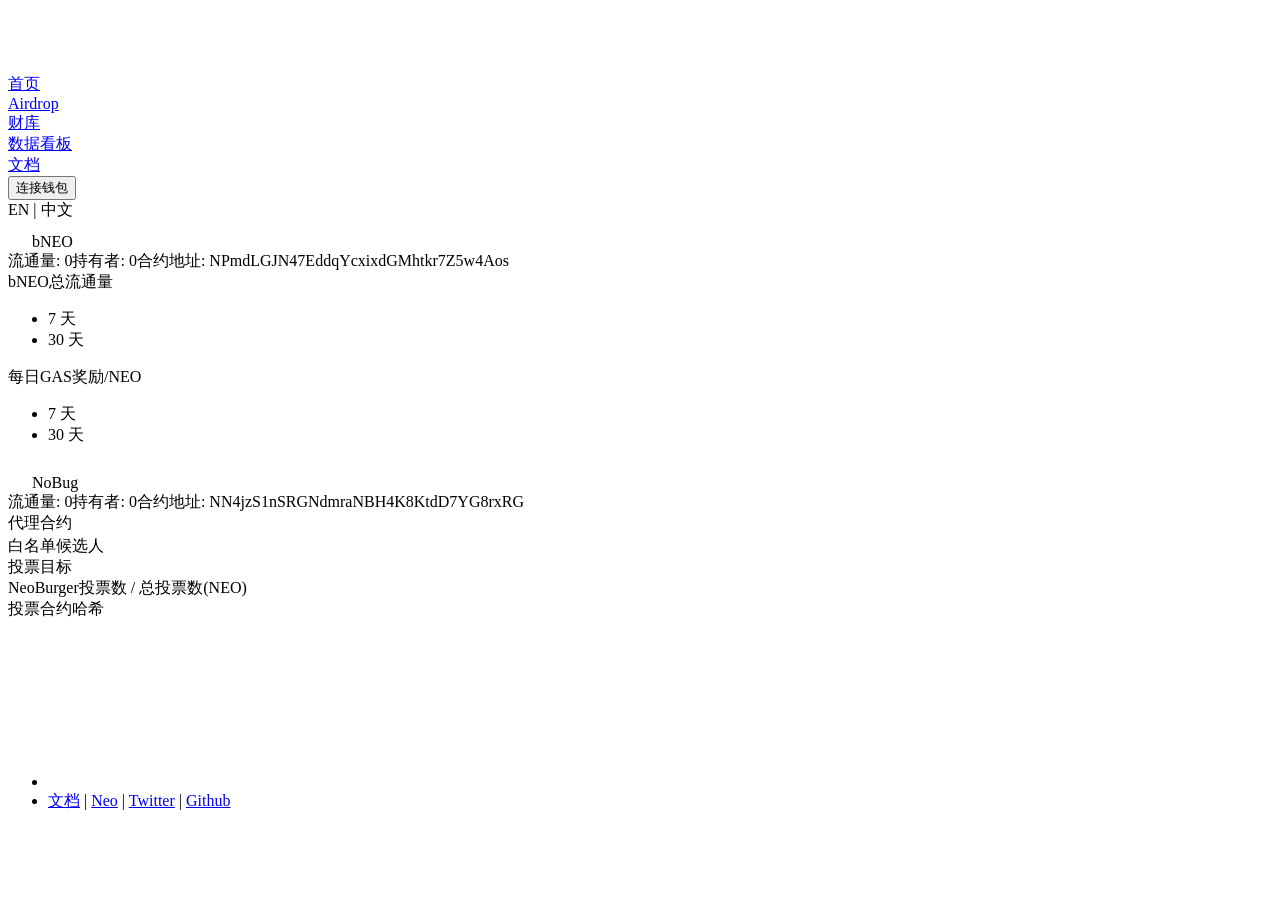
<file: zh/dashboard/index.html>
<!DOCTYPE html><html><head><meta charSet="utf-8"/><title>NeoBurger</title><meta content="width=device-width, initial-scale=1.0, maximum-scale=1.0, user-scalable=0;" name="viewport"/><meta name="description" content="NeoBurger"/><link rel="shortcut icon" type="image/x-icon" href="/favicon.ico"/><meta name="next-head-count" content="5"/><link rel="preload" href="https://neoburger.io/_next/static/css/35cfaad9db6063da8b2a.css" as="style"/><link rel="stylesheet" href="https://neoburger.io/_next/static/css/35cfaad9db6063da8b2a.css" data-n-g=""/><link rel="preload" href="https://neoburger.io/_next/static/css/d5b1e43307bd4a473f0f.css" as="style"/><link rel="stylesheet" href="https://neoburger.io/_next/static/css/d5b1e43307bd4a473f0f.css" data-n-p=""/><noscript data-n-css=""></noscript><script defer="" nomodule="" src="https://neoburger.io/_next/static/chunks/polyfills-a40ef1678bae11e696dba45124eadd70.js"></script><script src="https://neoburger.io/_next/static/chunks/webpack-c3a61757f474b2a69ef4.js" defer=""></script><script src="https://neoburger.io/_next/static/chunks/framework-895f067827ebe11ffe45.js" defer=""></script><script src="https://neoburger.io/_next/static/chunks/main-3471f9e78cb3bb918a47.js" defer=""></script><script src="https://neoburger.io/_next/static/chunks/pages/_app-1772c39e324d71a3e7b8.js" defer=""></script><script src="https://neoburger.io/_next/static/chunks/57b53b02-f721454a9f1198e7f1e2.js" defer=""></script><script src="https://neoburger.io/_next/static/chunks/794-f8baca9fb721b2469a51.js" defer=""></script><script src="https://neoburger.io/_next/static/chunks/764-ab43ce83a44483c339f7.js" defer=""></script><script src="https://neoburger.io/_next/static/chunks/342-60608ad65075e4fdbf88.js" defer=""></script><script src="https://neoburger.io/_next/static/chunks/538-4649e16b5a68e8a712a3.js" defer=""></script><script src="https://neoburger.io/_next/static/chunks/pages/%5Blang%5D/dashboard-30d1cc2af692a97e5bd9.js" defer=""></script><script src="https://neoburger.io/_next/static/zRfd36V06G6QenKFFphNH/_buildManifest.js" defer=""></script><script src="https://neoburger.io/_next/static/zRfd36V06G6QenKFFphNH/_ssgManifest.js" defer=""></script></head><body><div id="__next"><header class="Header_pc_header__Py6iO Header_pc_black__3ElZG Header_pc_boxShadow__1HzpK"><div class="Header_pc_headerContent__3dXiw"><div class="Header_pc_mNeoburgerLogo__23XE2"><div style="display:inline-block;max-width:100%;overflow:hidden;position:relative;box-sizing:border-box;margin:0"><div style="box-sizing:border-box;display:block;max-width:100%"><img style="max-width:100%;display:block;margin:0;border:none;padding:0" alt="" aria-hidden="true" src="[data-uri]"/></div><img alt="NeoBurger Logo" src="[data-uri]" decoding="async" data-nimg="intrinsic" style="position:absolute;top:0;left:0;bottom:0;right:0;box-sizing:border-box;padding:0;border:none;margin:auto;display:block;width:0;height:0;min-width:100%;max-width:100%;min-height:100%;max-height:100%"/><noscript><img alt="NeoBurger Logo" srcSet="https://neoburger.io/_next/static/image/resources/images/neo-burger-logo-black.c0019dd0df98ad5b74f79d45b05e07a8.svg?auto=format&amp;fit=max&amp;w=48 1x, https://neoburger.io/_next/static/image/resources/images/neo-burger-logo-black.c0019dd0df98ad5b74f79d45b05e07a8.svg?auto=format&amp;fit=max&amp;w=96 2x" src="https://neoburger.io/_next/static/image/resources/images/neo-burger-logo-black.c0019dd0df98ad5b74f79d45b05e07a8.svg?auto=format&amp;fit=max&amp;w=96" decoding="async" data-nimg="intrinsic" style="position:absolute;top:0;left:0;bottom:0;right:0;box-sizing:border-box;padding:0;border:none;margin:auto;display:block;width:0;height:0;min-width:100%;max-width:100%;min-height:100%;max-height:100%" loading="lazy"/></noscript></div></div><div class="Header_pc_menu__2Pplk"><div style="display:inline-block;max-width:100%;overflow:hidden;position:relative;box-sizing:border-box;margin:0"><div style="box-sizing:border-box;display:block;max-width:100%"><img style="max-width:100%;display:block;margin:0;border:none;padding:0" alt="" aria-hidden="true" src="[data-uri]"/></div><img alt="menu" src="[data-uri]" decoding="async" data-nimg="intrinsic" style="position:absolute;top:0;left:0;bottom:0;right:0;box-sizing:border-box;padding:0;border:none;margin:auto;display:block;width:0;height:0;min-width:100%;max-width:100%;min-height:100%;max-height:100%"/><noscript><img alt="menu" srcSet="https://neoburger.io/_next/static/image/resources/images/menu-dark.b105521435137a4202a46af4b140430a.svg?auto=format&amp;fit=max&amp;w=32 1x, https://neoburger.io/_next/static/image/resources/images/menu-dark.b105521435137a4202a46af4b140430a.svg?auto=format&amp;fit=max&amp;w=48 2x" src="https://neoburger.io/_next/static/image/resources/images/menu-dark.b105521435137a4202a46af4b140430a.svg?auto=format&amp;fit=max&amp;w=48" decoding="async" data-nimg="intrinsic" style="position:absolute;top:0;left:0;bottom:0;right:0;box-sizing:border-box;padding:0;border:none;margin:auto;display:block;width:0;height:0;min-width:100%;max-width:100%;min-height:100%;max-height:100%" loading="lazy"/></noscript></div></div><div class="Header_pc_headerLink__U05C_"><a class="Header_pc_linkFont__MiZ52 " href="/zh/home/">首页</a></div><div class="Header_pc_pageLink__3L1ey"><a class="Header_pc_linkFont__MiZ52 " href="/zh/airdrop/">Airdrop</a></div><div class="Header_pc_pageLink__3L1ey"><a class="Header_pc_linkFont__MiZ52 " href="/zh/treasury/">财库</a></div><div class="Header_pc_pageLink__3L1ey"><a class="Header_pc_linkFont__MiZ52 Header_pc_bolder__2wyrQ" href="/zh/dashboard/">数据看板</a></div><div class="Header_pc_pageLink__3L1ey"><a class="Header_pc_linkFont__MiZ52" target="_blank" rel="noreferrer" href="https://neoburger.github.io/">文档</a></div><div class="Wallet_walletWrapper__2rIi0 Header_pc_walletBtn__1jdRY undefined"><button class="Wallet_connectBtn__3wuZI  Wallet_blackBtn__28NCf"><span>连接钱包</span></button></div><div class="Header_pc_languageSwitch__2oPO3"><a class="Header_pc_languageBtn__30M0n false">EN</a><span> | </span><a class="Header_pc_languageBtn__30M0n Header_pc_bolder__2wyrQ">中文</a></div></div></header><div class="Dashboard_dashboardWrapper__2vsr2"><div class="Dashboard_perDashBoardWrapper__2blnt Dashboard_marginTop200__1nLQ8"><div class="Dashboard_logoWrapper__xCr6-"><div style="display:inline-block;max-width:100%;overflow:hidden;position:relative;box-sizing:border-box;margin:0"><div style="box-sizing:border-box;display:block;max-width:100%"><img style="max-width:100%;display:block;margin:0;border:none;padding:0" alt="" aria-hidden="true" src="[data-uri]"/></div><img alt="bneoDashboardLogo" src="[data-uri]" decoding="async" data-nimg="intrinsic" style="position:absolute;top:0;left:0;bottom:0;right:0;box-sizing:border-box;padding:0;border:none;margin:auto;display:block;width:0;height:0;min-width:100%;max-width:100%;min-height:100%;max-height:100%"/><noscript><img alt="bneoDashboardLogo" srcSet="https://neoburger.io/_next/static/image/resources/images/bneo-dashboard.313b1cb47d39584e2fb1b851cb0f88ea.svg?auto=format&amp;fit=max&amp;w=32 1x, https://neoburger.io/_next/static/image/resources/images/bneo-dashboard.313b1cb47d39584e2fb1b851cb0f88ea.svg?auto=format&amp;fit=max&amp;w=48 2x" src="https://neoburger.io/_next/static/image/resources/images/bneo-dashboard.313b1cb47d39584e2fb1b851cb0f88ea.svg?auto=format&amp;fit=max&amp;w=48" decoding="async" data-nimg="intrinsic" style="position:absolute;top:0;left:0;bottom:0;right:0;box-sizing:border-box;padding:0;border:none;margin:auto;display:block;width:0;height:0;min-width:100%;max-width:100%;min-height:100%;max-height:100%" loading="lazy"/></noscript></div><span class="Dashboard_tokenName__1DWM0">bNEO</span></div><div class="Dashboard_infoWrapper__2CwLN"><span>流通量<!-- -->: <!-- -->0</span><span class="Dashboard_marginLeft24__2mk88">持有者<!-- -->: <!-- -->0</span><span class="Dashboard_marginLeftAuto__3RlQJ">合约地址<!-- -->: <!-- -->NPmdLGJN47EddqYcxixdGMhtkr7Z5w4Aos</span></div><div class="Dashboard_chartsWrapper__14Zj3"><div class="Dashboard_chartItemWrappper__3hvMz"><div><div class="SupplyChart_chartName__3Qp4W">bNEO总流通量</div><ul class="SupplyChart_optionWrapper__3Zzt8"><li class="SupplyChart_option__1R3py SupplyChart_selected__bEL64">7 <!-- -->天</li><li class="SupplyChart_option__1R3py ">30 <!-- -->天</li></ul><div class="Dashboard_supplyChartWrapper__3lOjb"></div></div></div><div class="Dashboard_chartItemWrappper__3hvMz"><div><div class="RewardChart_chartName__2Ple-">每日GAS奖励/NEO</div><ul class="RewardChart_optionWrapper__3UsJi"><li class="RewardChart_option__2nWTv RewardChart_selected__3Mrci">7 <!-- -->天</li><li class="RewardChart_option__2nWTv ">30 <!-- -->天</li></ul><div class="Dashboard_supplyChartWrapper__3lOjb"></div></div></div></div></div><div class="Dashboard_perDashBoardWrapper__2blnt Dashboard_marginTop48__vtguX Dashboard_marginBottom32__2ZO6L"><div class="Dashboard_logoWrapper__xCr6-"><div style="display:inline-block;max-width:100%;overflow:hidden;position:relative;box-sizing:border-box;margin:0"><div style="box-sizing:border-box;display:block;max-width:100%"><img style="max-width:100%;display:block;margin:0;border:none;padding:0" alt="" aria-hidden="true" src="[data-uri]"/></div><img alt="nobugLogo" src="[data-uri]" decoding="async" data-nimg="intrinsic" style="position:absolute;top:0;left:0;bottom:0;right:0;box-sizing:border-box;padding:0;border:none;margin:auto;display:block;width:0;height:0;min-width:100%;max-width:100%;min-height:100%;max-height:100%"/><noscript><img alt="nobugLogo" srcSet="https://neoburger.io/_next/static/image/resources/images/nobug-logo.c3a23f8b99704de76bdd0584da9d12b9.svg?auto=format&amp;fit=max&amp;w=32 1x, https://neoburger.io/_next/static/image/resources/images/nobug-logo.c3a23f8b99704de76bdd0584da9d12b9.svg?auto=format&amp;fit=max&amp;w=48 2x" src="https://neoburger.io/_next/static/image/resources/images/nobug-logo.c3a23f8b99704de76bdd0584da9d12b9.svg?auto=format&amp;fit=max&amp;w=48" decoding="async" data-nimg="intrinsic" style="position:absolute;top:0;left:0;bottom:0;right:0;box-sizing:border-box;padding:0;border:none;margin:auto;display:block;width:0;height:0;min-width:100%;max-width:100%;min-height:100%;max-height:100%" loading="lazy"/></noscript></div><span class="Dashboard_tokenName__1DWM0">NoBug</span></div><div class="Dashboard_infoWrapper__2CwLN Dashboard_marginBottom32__2ZO6L"><span>流通量<!-- -->: <!-- -->0</span><span class="Dashboard_marginLeft24__2mk88">持有者<!-- -->: <!-- -->0</span><span class="Dashboard_marginLeftAuto__3RlQJ">合约地址<!-- -->: <!-- -->NN4jzS1nSRGNdmraNBH4K8KtdD7YG8rxRG</span></div></div><div class="Dashboard_agentDashBoardWrapper__2b61U"><div class="Dashboard_agentWrapper__3t20n"><div class="Dashboard_agentHeaderText__3Uqkx">代理合约</div><div class="Dashboard_agentHeaderRightWrapper__SQNr1"><span class="Dashboard_agentHeaderTextRight__WM-__">白名单候选人</span><div style="display:inline-block;max-width:100%;overflow:hidden;position:relative;box-sizing:border-box;margin:0"><div style="box-sizing:border-box;display:block;max-width:100%"><img style="max-width:100%;display:block;margin:0;border:none;padding:0" alt="" aria-hidden="true" src="[data-uri]"/></div><img alt="jumpLogo" src="[data-uri]" decoding="async" data-nimg="intrinsic" style="position:absolute;top:0;left:0;bottom:0;right:0;box-sizing:border-box;padding:0;border:none;margin:auto;display:block;width:0;height:0;min-width:100%;max-width:100%;min-height:100%;max-height:100%"/><noscript><img alt="jumpLogo" srcSet="https://neoburger.io/_next/static/image/resources/images/jump-logo.6c2eefcfc75eccde99d109490616462d.svg?auto=format&amp;fit=max&amp;w=32 1x, https://neoburger.io/_next/static/image/resources/images/jump-logo.6c2eefcfc75eccde99d109490616462d.svg?auto=format&amp;fit=max&amp;w=48 2x" src="https://neoburger.io/_next/static/image/resources/images/jump-logo.6c2eefcfc75eccde99d109490616462d.svg?auto=format&amp;fit=max&amp;w=48" decoding="async" data-nimg="intrinsic" style="position:absolute;top:0;left:0;bottom:0;right:0;box-sizing:border-box;padding:0;border:none;margin:auto;display:block;width:0;height:0;min-width:100%;max-width:100%;min-height:100%;max-height:100%" loading="lazy"/></noscript></div></div></div><div class="Dashboard_listHeader__1T95B"><div>投票目标</div><div>NeoBurger投票数 / 总投票数(NEO)</div><div>投票合约哈希</div></div></div></div><footer class="Footer_pc_footer__-FMRm"><nav><ul class="Footer_pc_footerMenu__2lUyk"><li class="Footer_pc_width24__38-vS"><div style="display:inline-block;max-width:100%;overflow:hidden;position:relative;box-sizing:border-box;margin:0"><div style="box-sizing:border-box;display:block;max-width:100%"><img style="max-width:100%;display:block;margin:0;border:none;padding:0" alt="" aria-hidden="true" src="[data-uri]"/></div><img alt="neo burger dark" src="[data-uri]" decoding="async" data-nimg="intrinsic" style="position:absolute;top:0;left:0;bottom:0;right:0;box-sizing:border-box;padding:0;border:none;margin:auto;display:block;width:0;height:0;min-width:100%;max-width:100%;min-height:100%;max-height:100%"/><noscript><img alt="neo burger dark" srcSet="https://neoburger.io/_next/static/image/resources/images/neo-burger-dark.1c1b4cbebefac221271eca5b6c2d0d68.svg?auto=format&amp;fit=max&amp;w=256 1x, https://neoburger.io/_next/static/image/resources/images/neo-burger-dark.1c1b4cbebefac221271eca5b6c2d0d68.svg?auto=format&amp;fit=max&amp;w=384 2x" src="https://neoburger.io/_next/static/image/resources/images/neo-burger-dark.1c1b4cbebefac221271eca5b6c2d0d68.svg?auto=format&amp;fit=max&amp;w=384" decoding="async" data-nimg="intrinsic" style="position:absolute;top:0;left:0;bottom:0;right:0;box-sizing:border-box;padding:0;border:none;margin:auto;display:block;width:0;height:0;min-width:100%;max-width:100%;min-height:100%;max-height:100%" loading="lazy"/></noscript></div></li><li><a href="https://neoburger.github.io/" class="Footer_pc_footerText__1cET2 Footer_pc_hideInPC__3Tv35">文档</a><span class="Footer_pc_divider__1HMNu Footer_pc_hideInPC__3Tv35"> | </span><a href="https://neo.org/" class="Footer_pc_footerText__1cET2">Neo</a><span class="Footer_pc_divider__1HMNu"> | </span><a href="https://twitter.com/NeoBurger_io" class="Footer_pc_footerText__1cET2">Twitter</a><span class="Footer_pc_divider__1HMNu"> | </span><a href="https://github.com/neoburger" class="Footer_pc_footerText__1cET2">Github</a></li></ul></nav></footer></div><script id="__NEXT_DATA__" type="application/json">{"props":{"pageProps":{"language":"zh"},"__N_SSG":true},"page":"/[lang]/dashboard","query":{"lang":"zh"},"buildId":"zRfd36V06G6QenKFFphNH","assetPrefix":"https://neoburger.io","isFallback":false,"gsp":true,"scriptLoader":[]}</script></body></html>
</file>
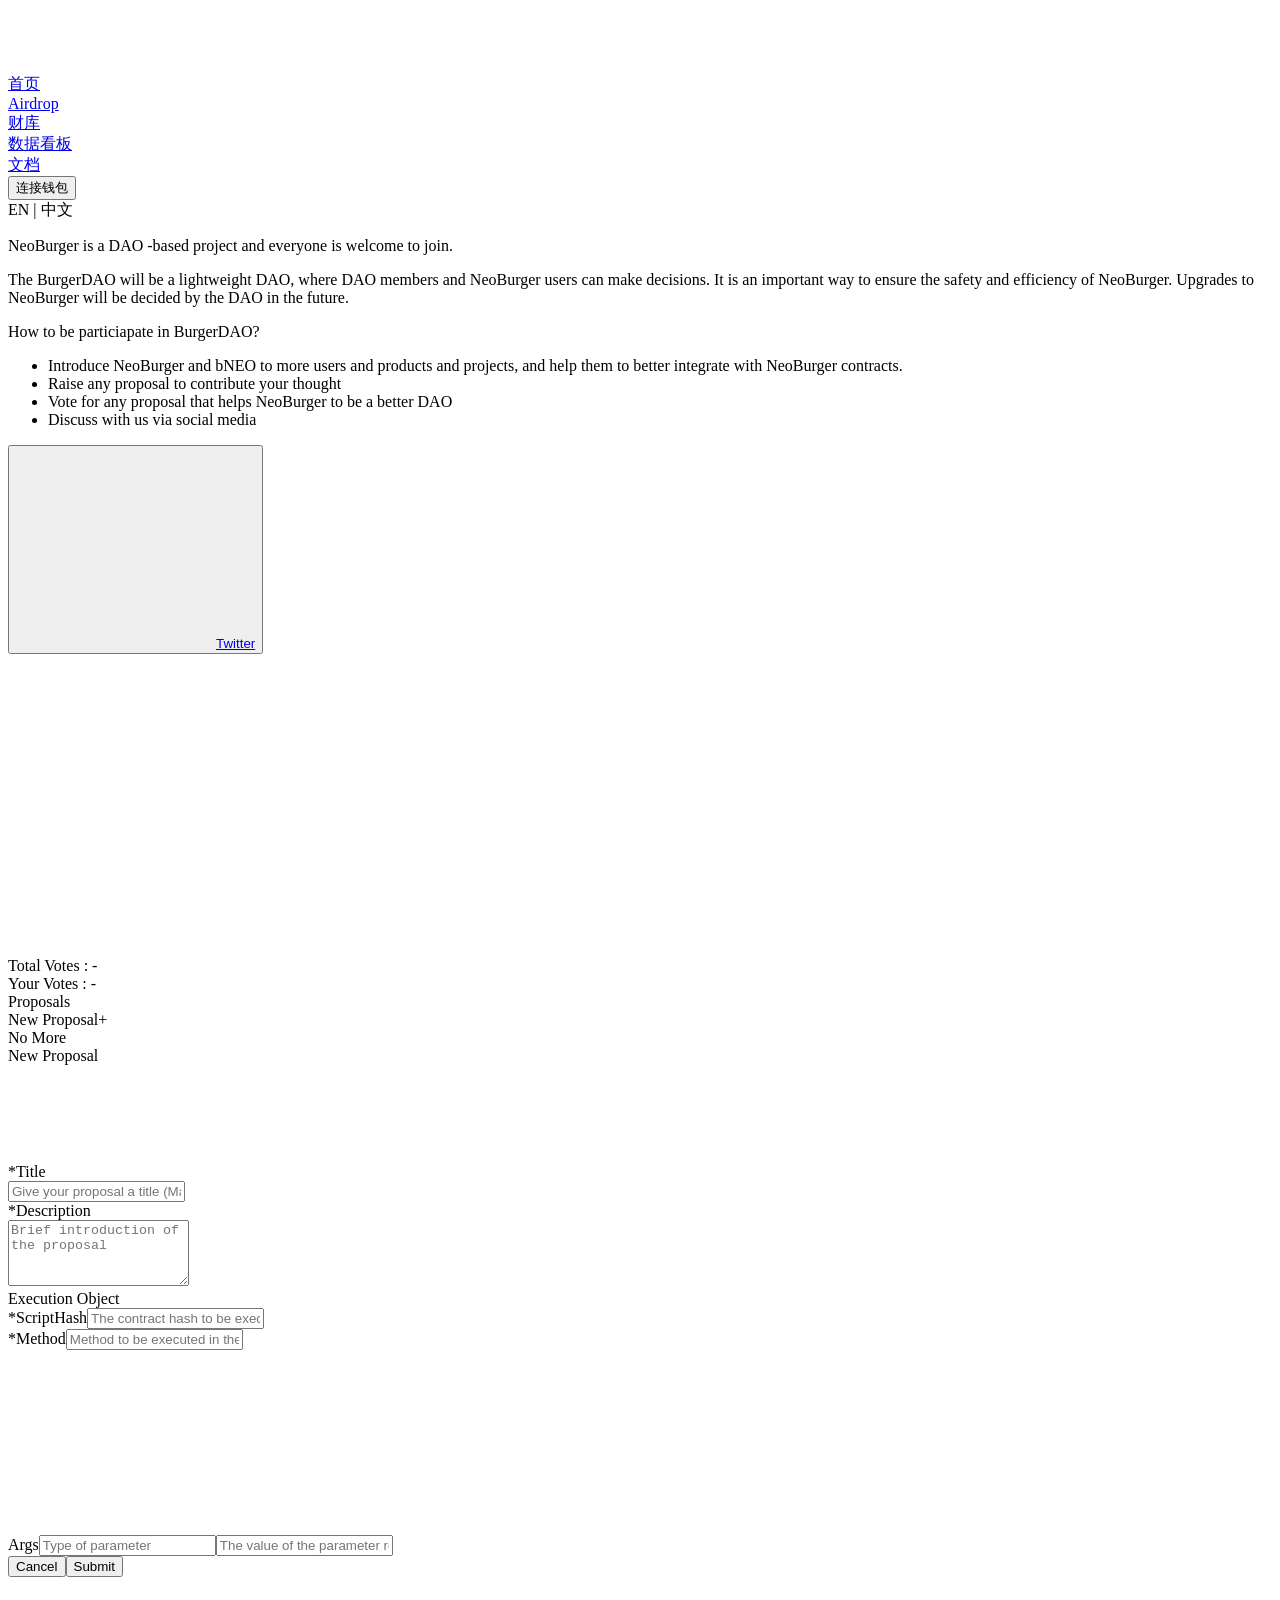
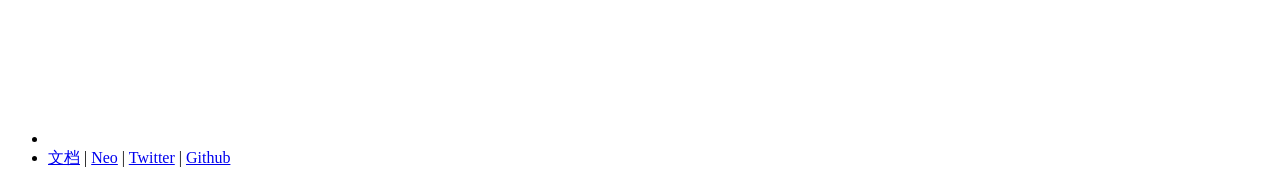
<file: zh/governance/index.html>
<!DOCTYPE html><html><head><meta charSet="utf-8"/><title>NeoBurger</title><meta content="width=device-width, initial-scale=1.0, maximum-scale=1.0, user-scalable=0;" name="viewport"/><meta name="description" content="NeoBurger"/><link rel="shortcut icon" type="image/x-icon" href="/favicon.ico"/><meta name="next-head-count" content="5"/><link rel="preload" href="https://neoburger.io/_next/static/css/35cfaad9db6063da8b2a.css" as="style"/><link rel="stylesheet" href="https://neoburger.io/_next/static/css/35cfaad9db6063da8b2a.css" data-n-g=""/><link rel="preload" href="https://neoburger.io/_next/static/css/cf33d3e971972f5b968e.css" as="style"/><link rel="stylesheet" href="https://neoburger.io/_next/static/css/cf33d3e971972f5b968e.css" data-n-p=""/><noscript data-n-css=""></noscript><script defer="" nomodule="" src="https://neoburger.io/_next/static/chunks/polyfills-a40ef1678bae11e696dba45124eadd70.js"></script><script src="https://neoburger.io/_next/static/chunks/webpack-c3a61757f474b2a69ef4.js" defer=""></script><script src="https://neoburger.io/_next/static/chunks/framework-895f067827ebe11ffe45.js" defer=""></script><script src="https://neoburger.io/_next/static/chunks/main-3471f9e78cb3bb918a47.js" defer=""></script><script src="https://neoburger.io/_next/static/chunks/pages/_app-1772c39e324d71a3e7b8.js" defer=""></script><script src="https://neoburger.io/_next/static/chunks/57b53b02-f721454a9f1198e7f1e2.js" defer=""></script><script src="https://neoburger.io/_next/static/chunks/794-f8baca9fb721b2469a51.js" defer=""></script><script src="https://neoburger.io/_next/static/chunks/538-4649e16b5a68e8a712a3.js" defer=""></script><script src="https://neoburger.io/_next/static/chunks/905-81c11d5777b3449202fb.js" defer=""></script><script src="https://neoburger.io/_next/static/chunks/pages/%5Blang%5D/governance-7b6e885f7a0b0f5b9bf0.js" defer=""></script><script src="https://neoburger.io/_next/static/zRfd36V06G6QenKFFphNH/_buildManifest.js" defer=""></script><script src="https://neoburger.io/_next/static/zRfd36V06G6QenKFFphNH/_ssgManifest.js" defer=""></script></head><body><div id="__next"><header class="Header_pc_header__Py6iO Header_pc_black__3ElZG Header_pc_boxShadow__1HzpK"><div class="Header_pc_headerContent__3dXiw"><div class="Header_pc_mNeoburgerLogo__23XE2"><div style="display:inline-block;max-width:100%;overflow:hidden;position:relative;box-sizing:border-box;margin:0"><div style="box-sizing:border-box;display:block;max-width:100%"><img style="max-width:100%;display:block;margin:0;border:none;padding:0" alt="" aria-hidden="true" src="[data-uri]"/></div><img alt="NeoBurger Logo" src="[data-uri]" decoding="async" data-nimg="intrinsic" style="position:absolute;top:0;left:0;bottom:0;right:0;box-sizing:border-box;padding:0;border:none;margin:auto;display:block;width:0;height:0;min-width:100%;max-width:100%;min-height:100%;max-height:100%"/><noscript><img alt="NeoBurger Logo" srcSet="https://neoburger.io/_next/static/image/resources/images/neo-burger-logo-black.c0019dd0df98ad5b74f79d45b05e07a8.svg?auto=format&amp;fit=max&amp;w=48 1x, https://neoburger.io/_next/static/image/resources/images/neo-burger-logo-black.c0019dd0df98ad5b74f79d45b05e07a8.svg?auto=format&amp;fit=max&amp;w=96 2x" src="https://neoburger.io/_next/static/image/resources/images/neo-burger-logo-black.c0019dd0df98ad5b74f79d45b05e07a8.svg?auto=format&amp;fit=max&amp;w=96" decoding="async" data-nimg="intrinsic" style="position:absolute;top:0;left:0;bottom:0;right:0;box-sizing:border-box;padding:0;border:none;margin:auto;display:block;width:0;height:0;min-width:100%;max-width:100%;min-height:100%;max-height:100%" loading="lazy"/></noscript></div></div><div class="Header_pc_menu__2Pplk"><div style="display:inline-block;max-width:100%;overflow:hidden;position:relative;box-sizing:border-box;margin:0"><div style="box-sizing:border-box;display:block;max-width:100%"><img style="max-width:100%;display:block;margin:0;border:none;padding:0" alt="" aria-hidden="true" src="[data-uri]"/></div><img alt="menu" src="[data-uri]" decoding="async" data-nimg="intrinsic" style="position:absolute;top:0;left:0;bottom:0;right:0;box-sizing:border-box;padding:0;border:none;margin:auto;display:block;width:0;height:0;min-width:100%;max-width:100%;min-height:100%;max-height:100%"/><noscript><img alt="menu" srcSet="https://neoburger.io/_next/static/image/resources/images/menu-dark.b105521435137a4202a46af4b140430a.svg?auto=format&amp;fit=max&amp;w=32 1x, https://neoburger.io/_next/static/image/resources/images/menu-dark.b105521435137a4202a46af4b140430a.svg?auto=format&amp;fit=max&amp;w=48 2x" src="https://neoburger.io/_next/static/image/resources/images/menu-dark.b105521435137a4202a46af4b140430a.svg?auto=format&amp;fit=max&amp;w=48" decoding="async" data-nimg="intrinsic" style="position:absolute;top:0;left:0;bottom:0;right:0;box-sizing:border-box;padding:0;border:none;margin:auto;display:block;width:0;height:0;min-width:100%;max-width:100%;min-height:100%;max-height:100%" loading="lazy"/></noscript></div></div><div class="Header_pc_headerLink__U05C_"><a class="Header_pc_linkFont__MiZ52 " href="/zh/home/">首页</a></div><div class="Header_pc_pageLink__3L1ey"><a class="Header_pc_linkFont__MiZ52 " href="/zh/airdrop/">Airdrop</a></div><div class="Header_pc_pageLink__3L1ey"><a class="Header_pc_linkFont__MiZ52 " href="/zh/treasury/">财库</a></div><div class="Header_pc_pageLink__3L1ey"><a class="Header_pc_linkFont__MiZ52 " href="/zh/dashboard/">数据看板</a></div><div class="Header_pc_pageLink__3L1ey"><a class="Header_pc_linkFont__MiZ52" target="_blank" rel="noreferrer" href="https://neoburger.github.io/">文档</a></div><div class="Wallet_walletWrapper__2rIi0 Header_pc_walletBtn__1jdRY undefined"><button class="Wallet_connectBtn__3wuZI  Wallet_blackBtn__28NCf"><span>连接钱包</span></button></div><div class="Header_pc_languageSwitch__2oPO3"><a class="Header_pc_languageBtn__30M0n false">EN</a><span> | </span><a class="Header_pc_languageBtn__30M0n Header_pc_bolder__2wyrQ">中文</a></div></div></header><div class="Governance_wrapper__1keDM"><div class="Governance_introWrapper__1xNCW"><article class="Governance_articleWrapper__3bCW5"><p class="Governance_marginBottom16__ZAXpZ">NeoBurger is a DAO -based project and everyone is welcome to join.</p><p class="Governance_marginBottom16__ZAXpZ">The BurgerDAO will be a lightweight DAO, where DAO members and NeoBurger users can make decisions. It is an important way to ensure the safety and efficiency of NeoBurger. Upgrades to NeoBurger will be decided by the DAO in the future.</p><p>How to be particiapate in BurgerDAO?</p><ul class="Governance_introUl__qZx1h"><li>Introduce NeoBurger and bNEO to more users and products and projects, and help them to better integrate with NeoBurger contracts.</li><li>Raise any proposal to contribute your thought</li><li>Vote for any proposal that helps NeoBurger to be a better DAO</li><li>Discuss with us via social media</li></ul><button class="Governance_twitterBtn__1oL5A"><div style="display:inline-block;max-width:100%;overflow:hidden;position:relative;box-sizing:border-box;margin:0"><div style="box-sizing:border-box;display:block;max-width:100%"><img style="max-width:100%;display:block;margin:0;border:none;padding:0" alt="" aria-hidden="true" src="[data-uri]"/></div><img alt="twitter" src="[data-uri]" decoding="async" data-nimg="intrinsic" class="Governance_btnIcon__2W319" style="position:absolute;top:0;left:0;bottom:0;right:0;box-sizing:border-box;padding:0;border:none;margin:auto;display:block;width:0;height:0;min-width:100%;max-width:100%;min-height:100%;max-height:100%"/><noscript><img alt="twitter" srcSet="https://neoburger.io/_next/static/image/resources/images/twitter.eb15734b6fa8bb7a815afcc18ec2ccf4.svg?auto=format&amp;fit=max&amp;w=256 1x, https://neoburger.io/_next/static/image/resources/images/twitter.eb15734b6fa8bb7a815afcc18ec2ccf4.svg?auto=format&amp;fit=max&amp;w=640 2x" src="https://neoburger.io/_next/static/image/resources/images/twitter.eb15734b6fa8bb7a815afcc18ec2ccf4.svg?auto=format&amp;fit=max&amp;w=640" decoding="async" data-nimg="intrinsic" style="position:absolute;top:0;left:0;bottom:0;right:0;box-sizing:border-box;padding:0;border:none;margin:auto;display:block;width:0;height:0;min-width:100%;max-width:100%;min-height:100%;max-height:100%" class="Governance_btnIcon__2W319" loading="lazy"/></noscript></div><a class="Governance_btnText__14R54" href="https://twitter.com/NeoBurger_io" target="_blank" rel="noreferrer">Twitter</a></button></article><div style="display:inline-block;max-width:100%;overflow:hidden;position:relative;box-sizing:border-box;margin:0"><div style="box-sizing:border-box;display:block;max-width:100%"><img style="max-width:100%;display:block;margin:0;border:none;padding:0" alt="" aria-hidden="true" src="[data-uri]"/></div><img alt="flag" src="[data-uri]" decoding="async" data-nimg="intrinsic" class="Governance_flag__2M4el" style="position:absolute;top:0;left:0;bottom:0;right:0;box-sizing:border-box;padding:0;border:none;margin:auto;display:block;width:0;height:0;min-width:100%;max-width:100%;min-height:100%;max-height:100%"/><noscript><img alt="flag" srcSet="https://neoburger.io/_next/static/image/resources/images/flag.48da154e2beb4eaab710149c8f53184f.svg?auto=format&amp;fit=max&amp;w=640 1x, https://neoburger.io/_next/static/image/resources/images/flag.48da154e2beb4eaab710149c8f53184f.svg?auto=format&amp;fit=max&amp;w=1080 2x" src="https://neoburger.io/_next/static/image/resources/images/flag.48da154e2beb4eaab710149c8f53184f.svg?auto=format&amp;fit=max&amp;w=1080" decoding="async" data-nimg="intrinsic" style="position:absolute;top:0;left:0;bottom:0;right:0;box-sizing:border-box;padding:0;border:none;margin:auto;display:block;width:0;height:0;min-width:100%;max-width:100%;min-height:100%;max-height:100%" class="Governance_flag__2M4el" loading="lazy"/></noscript></div></div><div class="Governance_voteWrapper__3Tepu"><div class="Governance_marginRight48__36tlZ">Total Votes<!-- --> : <!-- -->-</div><div>Your Votes<!-- --> : <!-- -->-</div></div><div class="Governance_proposalWrapper__P2fNk"><div class="Governance_proposalHeader__3ekWR"><div class="Governance_proposalTitle__2HNiL">Proposals</div><div class="Governance_proposalHeaderBtn__1dDdT"><span class="Governance_proposalHeaderBtnText__2aQ0G">New Proposal</span><span class="Governance_proposalHeaderBtnIcon__2cyFa">+</span></div></div><div class="Governance_proposalListWrapper__ejoU5"></div><div class="Governance_moreText__43gEi">No More</div></div><div class="Governance_hide__2P4PW"><div class="Governance_proposalModalWrapper__2jl8U"><div class="Governance_proposalModalTitle__1OVbs">New Proposal</div><div style="display:inline-block;max-width:100%;overflow:hidden;position:relative;box-sizing:border-box;margin:0"><div style="box-sizing:border-box;display:block;max-width:100%"><img style="max-width:100%;display:block;margin:0;border:none;padding:0" alt="" aria-hidden="true" src="[data-uri]"/></div><img alt="closeBtn" src="[data-uri]" decoding="async" data-nimg="intrinsic" class="Governance_closeBtnImg__NQF_t" style="position:absolute;top:0;left:0;bottom:0;right:0;box-sizing:border-box;padding:0;border:none;margin:auto;display:block;width:0;height:0;min-width:100%;max-width:100%;min-height:100%;max-height:100%"/><noscript><img alt="closeBtn" srcSet="https://neoburger.io/_next/static/image/resources/images/close-btn-shadow.30ee761581db59fdb82c251717db40e1.svg?auto=format&amp;fit=max&amp;w=96 1x, https://neoburger.io/_next/static/image/resources/images/close-btn-shadow.30ee761581db59fdb82c251717db40e1.svg?auto=format&amp;fit=max&amp;w=256 2x" src="https://neoburger.io/_next/static/image/resources/images/close-btn-shadow.30ee761581db59fdb82c251717db40e1.svg?auto=format&amp;fit=max&amp;w=256" decoding="async" data-nimg="intrinsic" style="position:absolute;top:0;left:0;bottom:0;right:0;box-sizing:border-box;padding:0;border:none;margin:auto;display:block;width:0;height:0;min-width:100%;max-width:100%;min-height:100%;max-height:100%" class="Governance_closeBtnImg__NQF_t" loading="lazy"/></noscript></div><div class="Governance_proposalSubTitle__A4AsP"><span class="Governance_colorRed__2gbG1">*</span><span>Title</span></div><div><input type="text" class="Governance_inputStyle__3tZqK" placeholder="Give your proposal a title (Maximum 50 characters)" maxLength="50" value="" required=""/></div><div class="Governance_proposalSubTitle__A4AsP"><span class="Governance_colorRed__2gbG1">*</span><span>Description</span></div><div><textarea class="Governance_inputStyle__3tZqK" rows="4" placeholder="Brief introduction of the proposal"></textarea></div><div class="Governance_proposalSubTitle__A4AsP"><span>Execution Object</span></div><div class="Governance_proposalSubTitle__A4AsP"><span class="Governance_colorRed__2gbG1">*</span><span class="Governance_proposalSubTitle2__3a1GF">ScriptHash</span><input type="text" class="Governance_inputStyle2__1jcQP" placeholder="The contract hash to be executed" value=""/></div><div class="Governance_proposalSubTitle__A4AsP"><span class="Governance_colorRed__2gbG1">*</span><span class="Governance_proposalSubTitle2__3a1GF">Method</span><input type="text" class="Governance_inputStyle2__1jcQP" placeholder="Method to be executed in the contract" value=""/></div><div class="Governance_proposalSubTitle__A4AsP"><span class="Governance_proposalSubTitle3__2rmxc">Args</span><input type="text" class="Governance_inputType__mk_nT" placeholder="Type of parameter" value=""/><input type="text" class="Governance_inputStyle2__1jcQP" placeholder="The value of the parameter required to execute the method" value=""/><div style="display:inline-block;max-width:100%;overflow:hidden;position:relative;box-sizing:border-box;margin:0"><div style="box-sizing:border-box;display:block;max-width:100%"><img style="max-width:100%;display:block;margin:0;border:none;padding:0" alt="" aria-hidden="true" src="[data-uri]"/></div><img alt="addCircle" src="[data-uri]" decoding="async" data-nimg="intrinsic" class="Governance_operateBtn__fKaOV" style="position:absolute;top:0;left:0;bottom:0;right:0;box-sizing:border-box;padding:0;border:none;margin:auto;display:block;width:0;height:0;min-width:100%;max-width:100%;min-height:100%;max-height:100%"/><noscript><img alt="addCircle" srcSet="https://neoburger.io/_next/static/image/resources/images/add-circle.03565b13fadf8a369b230b3af4ebbb55.svg?auto=format&amp;fit=max&amp;w=256 1x, https://neoburger.io/_next/static/image/resources/images/add-circle.03565b13fadf8a369b230b3af4ebbb55.svg?auto=format&amp;fit=max&amp;w=640 2x" src="https://neoburger.io/_next/static/image/resources/images/add-circle.03565b13fadf8a369b230b3af4ebbb55.svg?auto=format&amp;fit=max&amp;w=640" decoding="async" data-nimg="intrinsic" style="position:absolute;top:0;left:0;bottom:0;right:0;box-sizing:border-box;padding:0;border:none;margin:auto;display:block;width:0;height:0;min-width:100%;max-width:100%;min-height:100%;max-height:100%" class="Governance_operateBtn__fKaOV" loading="lazy"/></noscript></div></div><div class="Governance_modalBtnWrap__1Hilh"><button class="Governance_modalBtnCancel__2d3yQ">Cancel</button><button class="Governance_modalBtnSubmit__2-LJQ">Submit</button></div></div></div></div><footer class="Footer_pc_footer__-FMRm"><nav><ul class="Footer_pc_footerMenu__2lUyk"><li class="Footer_pc_width24__38-vS"><div style="display:inline-block;max-width:100%;overflow:hidden;position:relative;box-sizing:border-box;margin:0"><div style="box-sizing:border-box;display:block;max-width:100%"><img style="max-width:100%;display:block;margin:0;border:none;padding:0" alt="" aria-hidden="true" src="[data-uri]"/></div><img alt="neo burger dark" src="[data-uri]" decoding="async" data-nimg="intrinsic" style="position:absolute;top:0;left:0;bottom:0;right:0;box-sizing:border-box;padding:0;border:none;margin:auto;display:block;width:0;height:0;min-width:100%;max-width:100%;min-height:100%;max-height:100%"/><noscript><img alt="neo burger dark" srcSet="https://neoburger.io/_next/static/image/resources/images/neo-burger-dark.1c1b4cbebefac221271eca5b6c2d0d68.svg?auto=format&amp;fit=max&amp;w=256 1x, https://neoburger.io/_next/static/image/resources/images/neo-burger-dark.1c1b4cbebefac221271eca5b6c2d0d68.svg?auto=format&amp;fit=max&amp;w=384 2x" src="https://neoburger.io/_next/static/image/resources/images/neo-burger-dark.1c1b4cbebefac221271eca5b6c2d0d68.svg?auto=format&amp;fit=max&amp;w=384" decoding="async" data-nimg="intrinsic" style="position:absolute;top:0;left:0;bottom:0;right:0;box-sizing:border-box;padding:0;border:none;margin:auto;display:block;width:0;height:0;min-width:100%;max-width:100%;min-height:100%;max-height:100%" loading="lazy"/></noscript></div></li><li><a href="https://neoburger.github.io/" class="Footer_pc_footerText__1cET2 Footer_pc_hideInPC__3Tv35">文档</a><span class="Footer_pc_divider__1HMNu Footer_pc_hideInPC__3Tv35"> | </span><a href="https://neo.org/" class="Footer_pc_footerText__1cET2">Neo</a><span class="Footer_pc_divider__1HMNu"> | </span><a href="https://twitter.com/NeoBurger_io" class="Footer_pc_footerText__1cET2">Twitter</a><span class="Footer_pc_divider__1HMNu"> | </span><a href="https://github.com/neoburger" class="Footer_pc_footerText__1cET2">Github</a></li></ul></nav></footer></div><script id="__NEXT_DATA__" type="application/json">{"props":{"pageProps":{"language":"zh"},"__N_SSG":true},"page":"/[lang]/governance","query":{"lang":"zh"},"buildId":"zRfd36V06G6QenKFFphNH","assetPrefix":"https://neoburger.io","isFallback":false,"gsp":true,"scriptLoader":[]}</script></body></html>
</file>
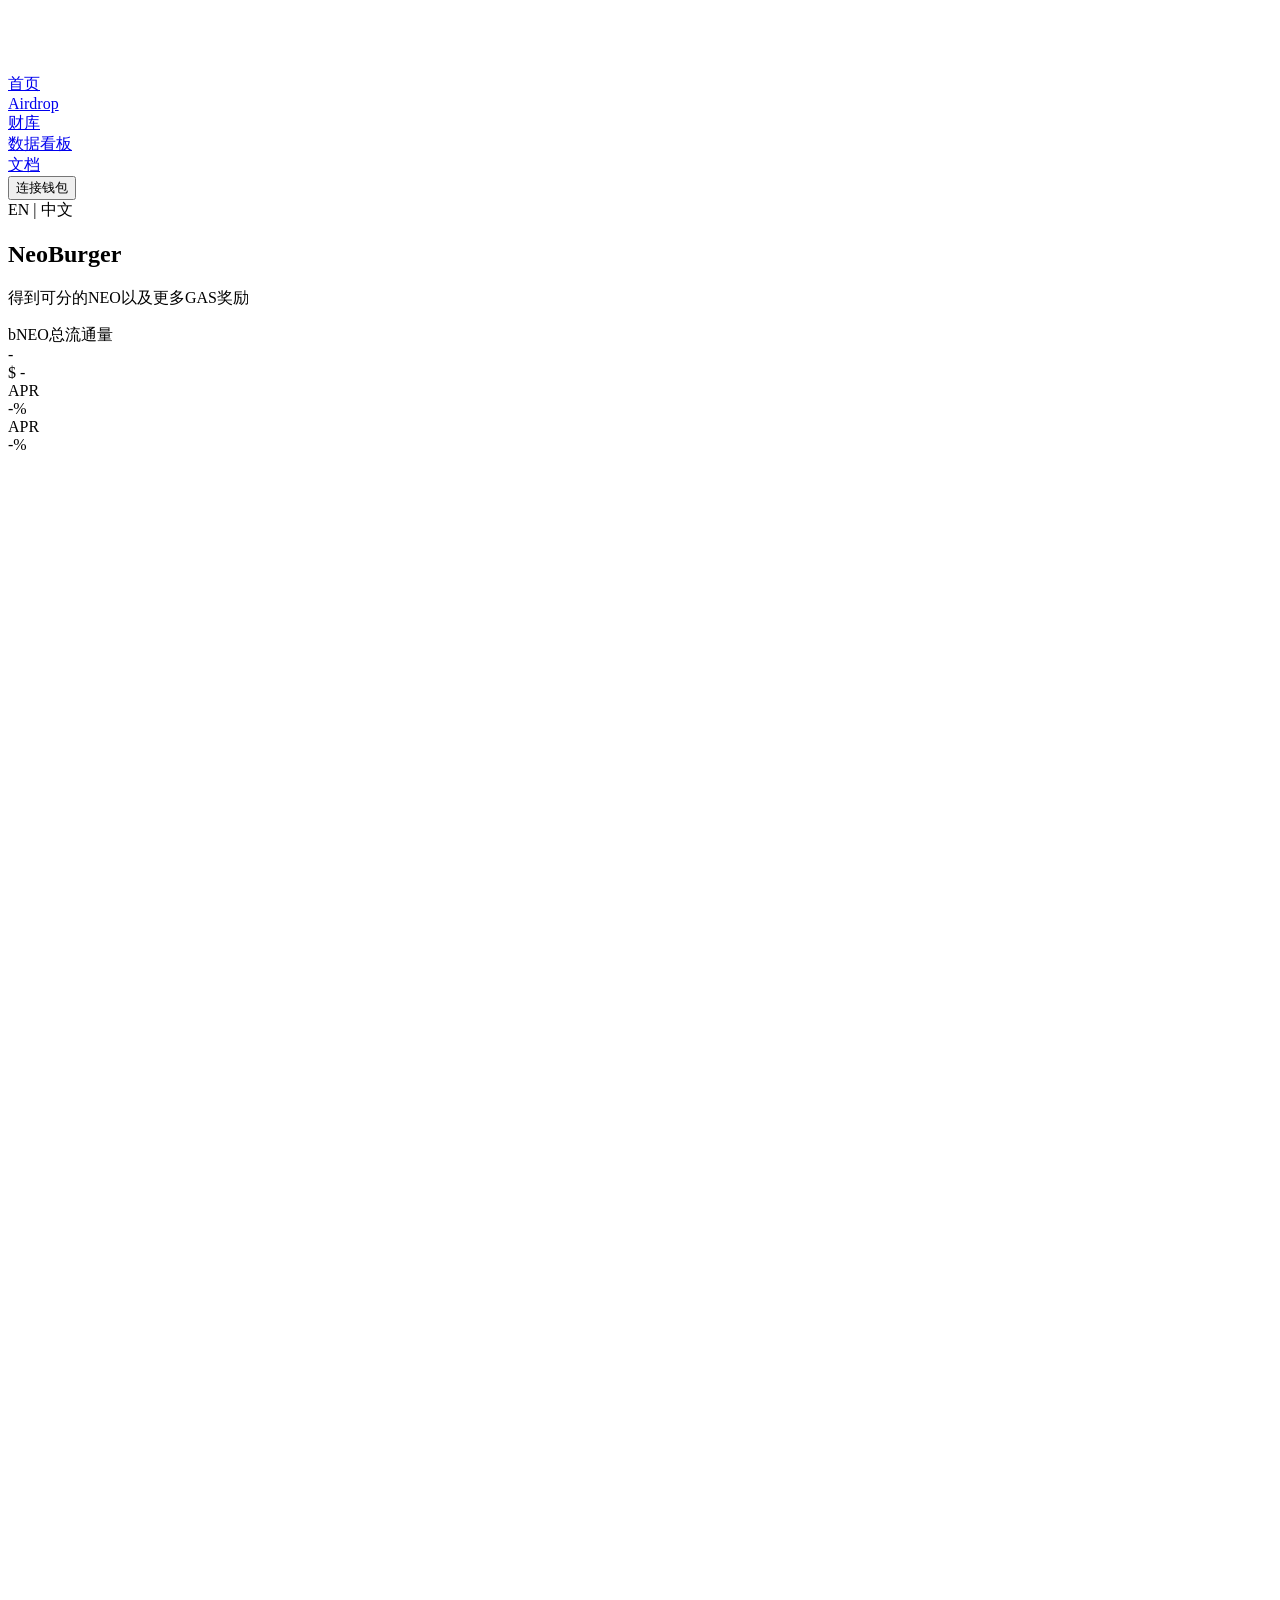
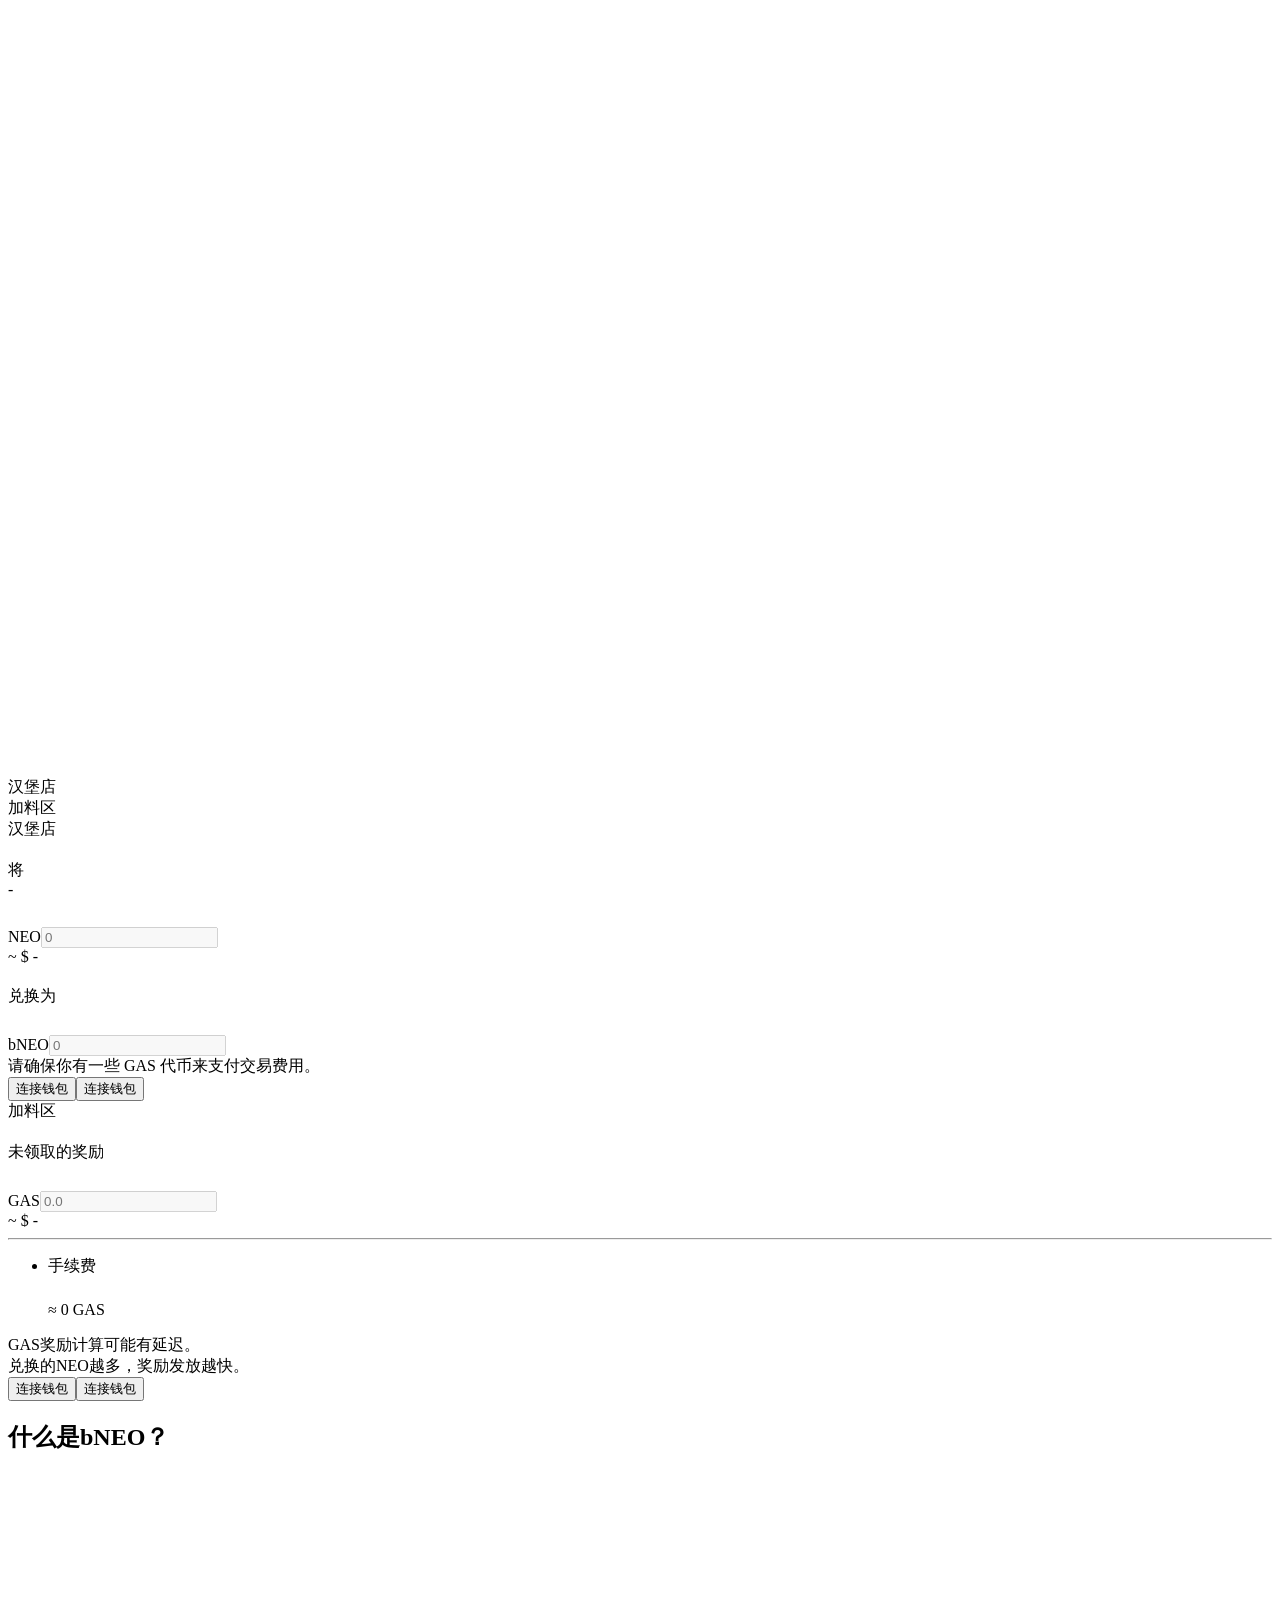
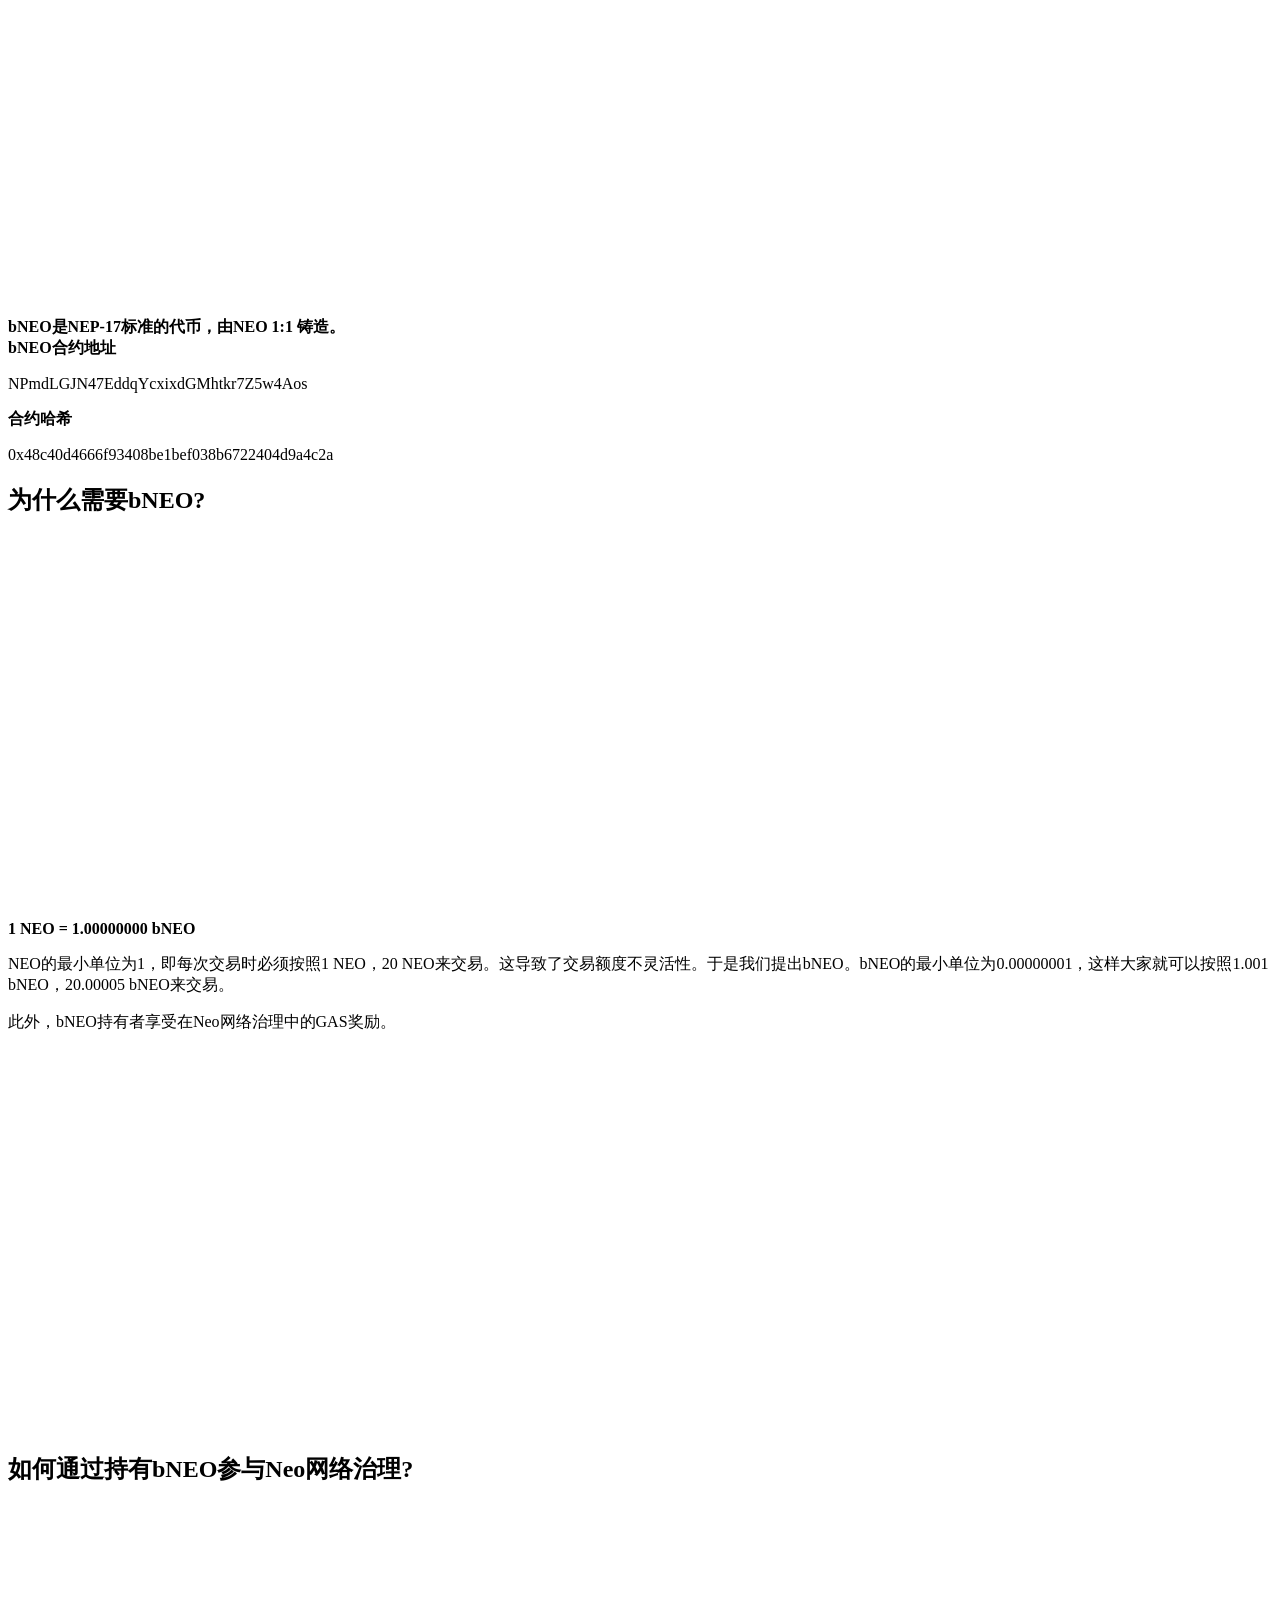
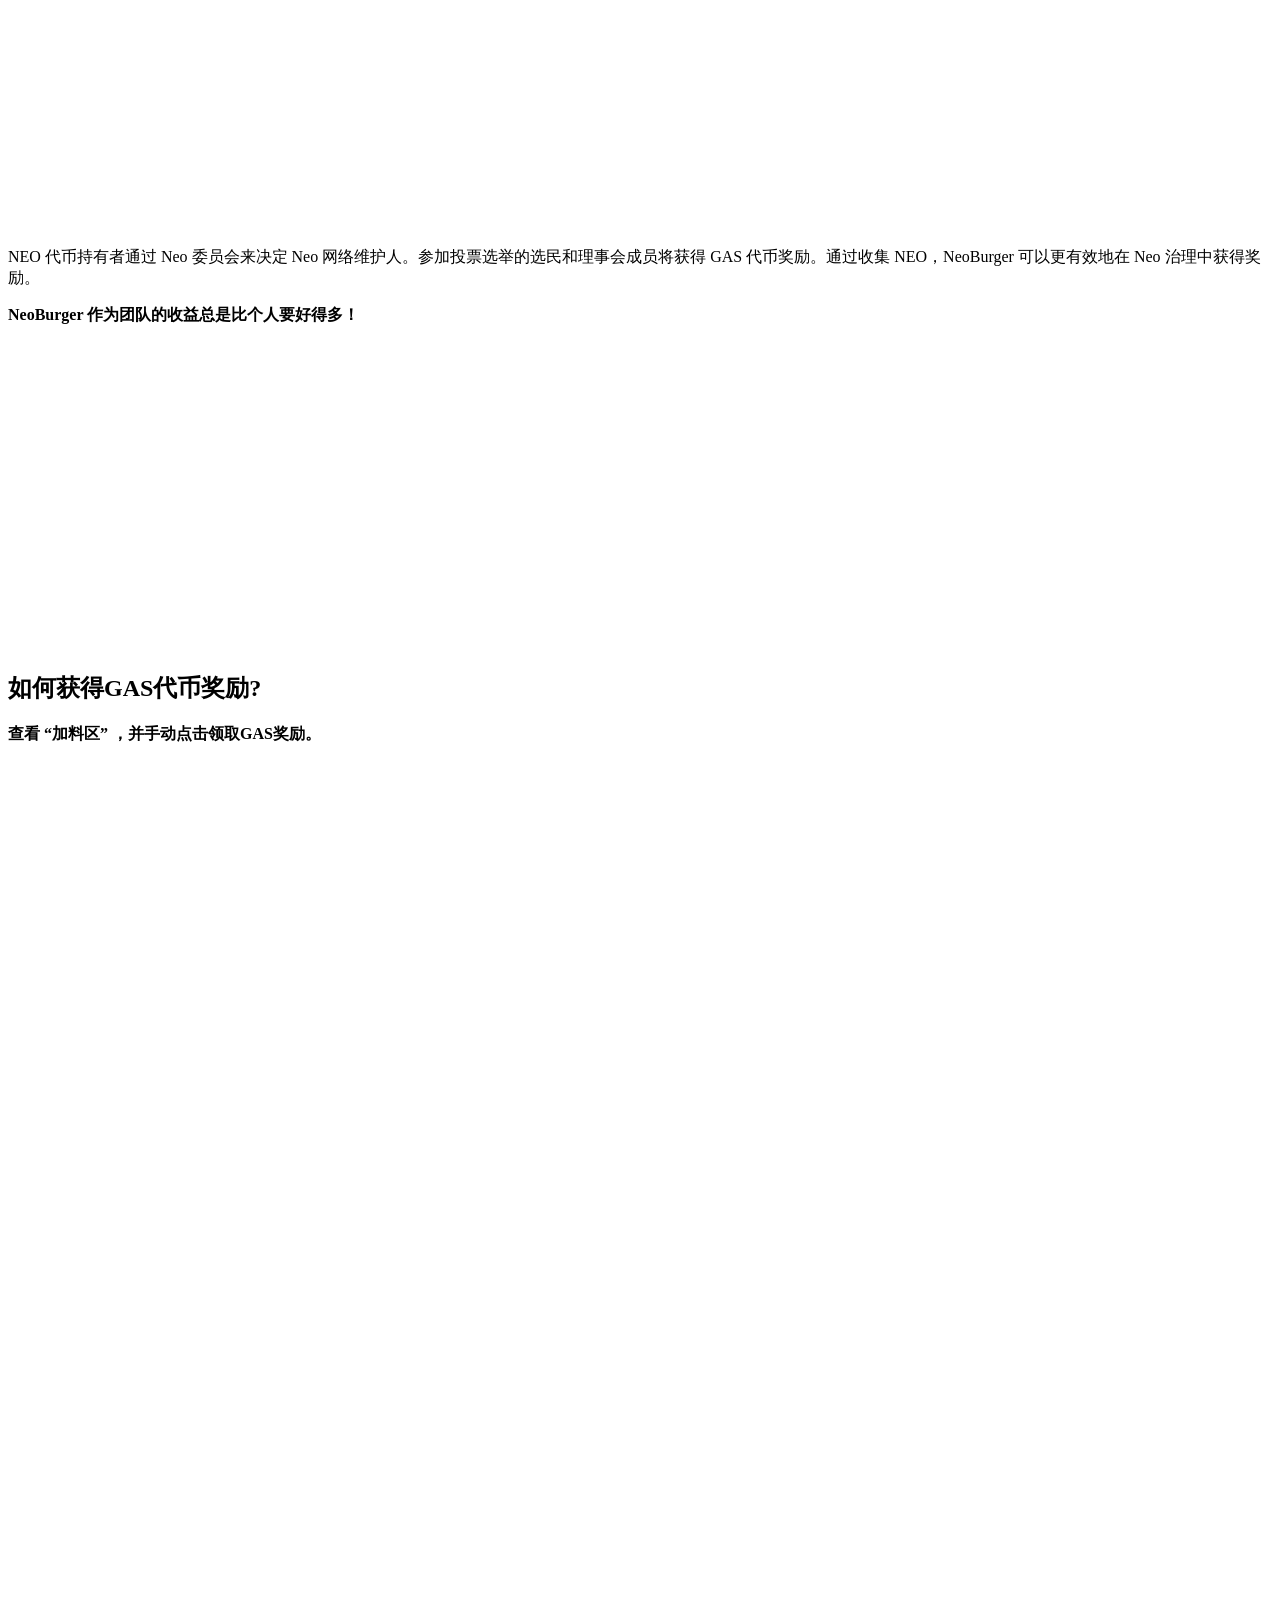
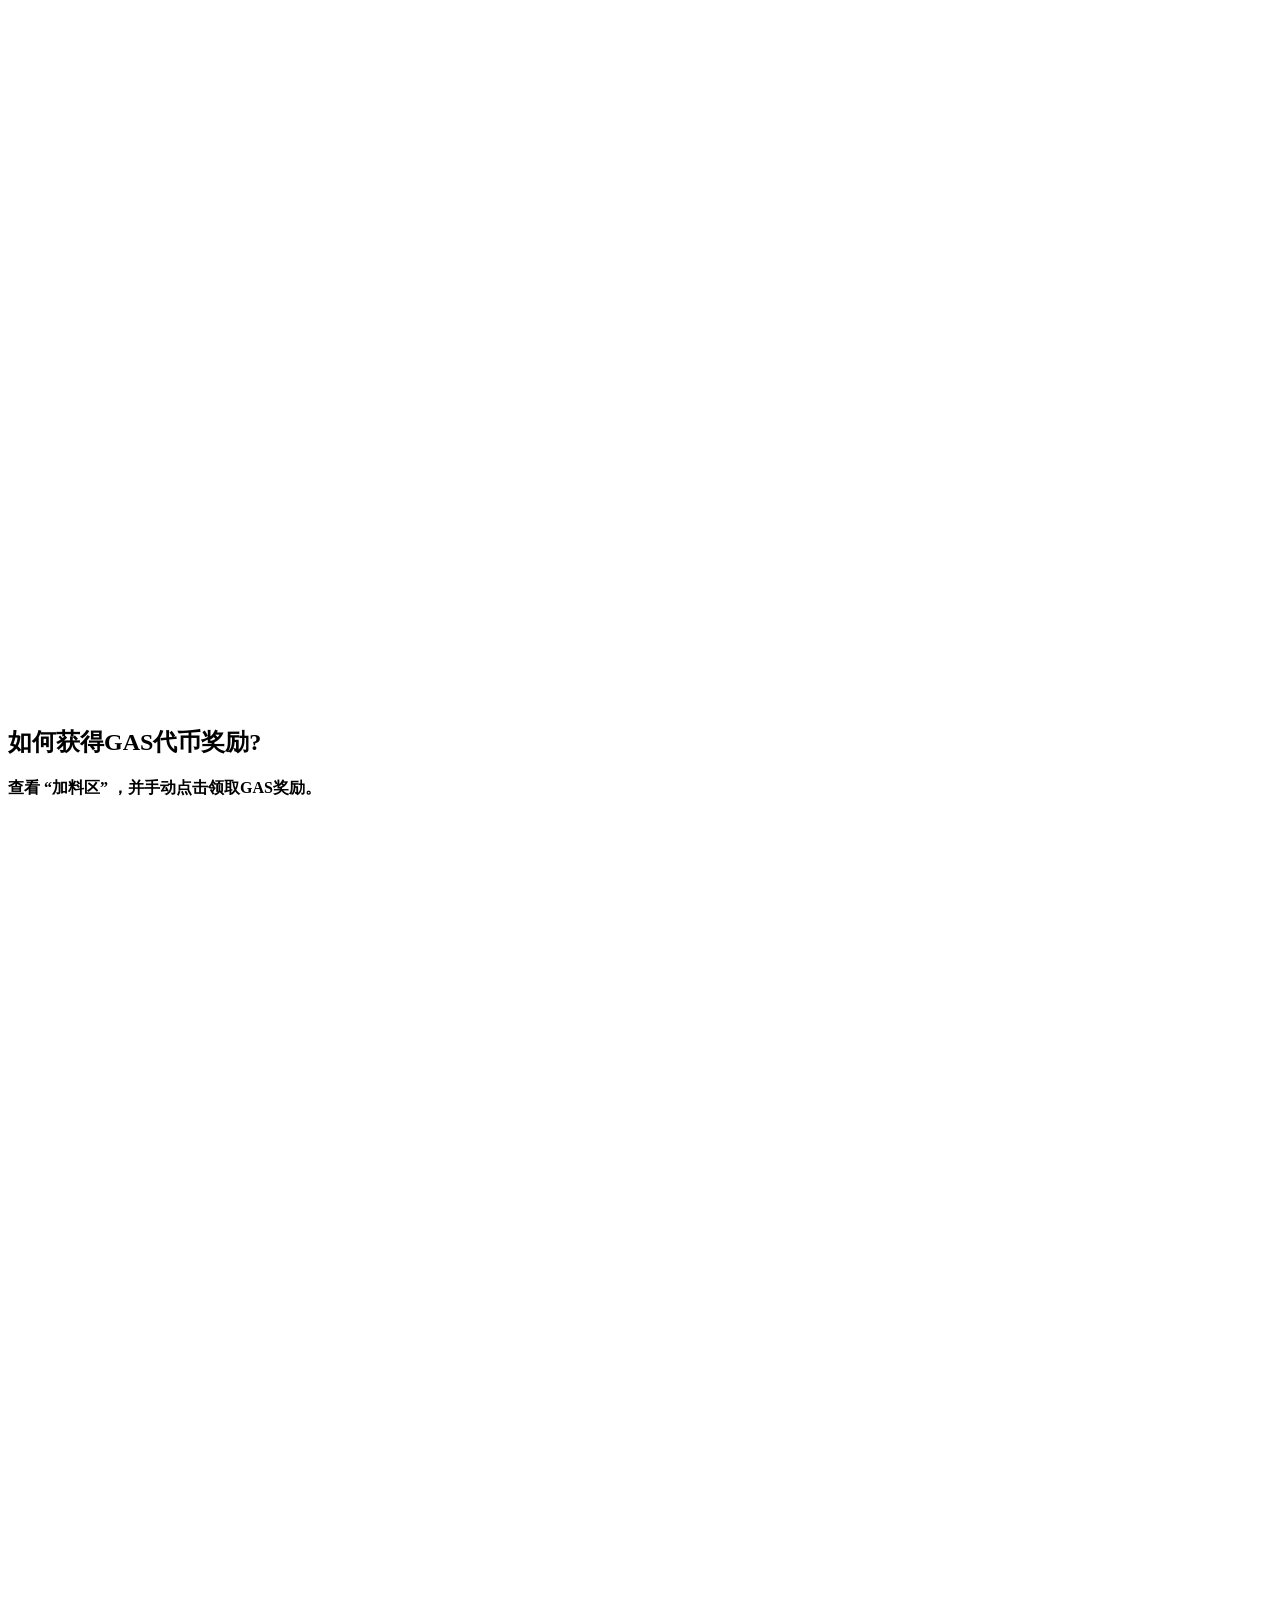
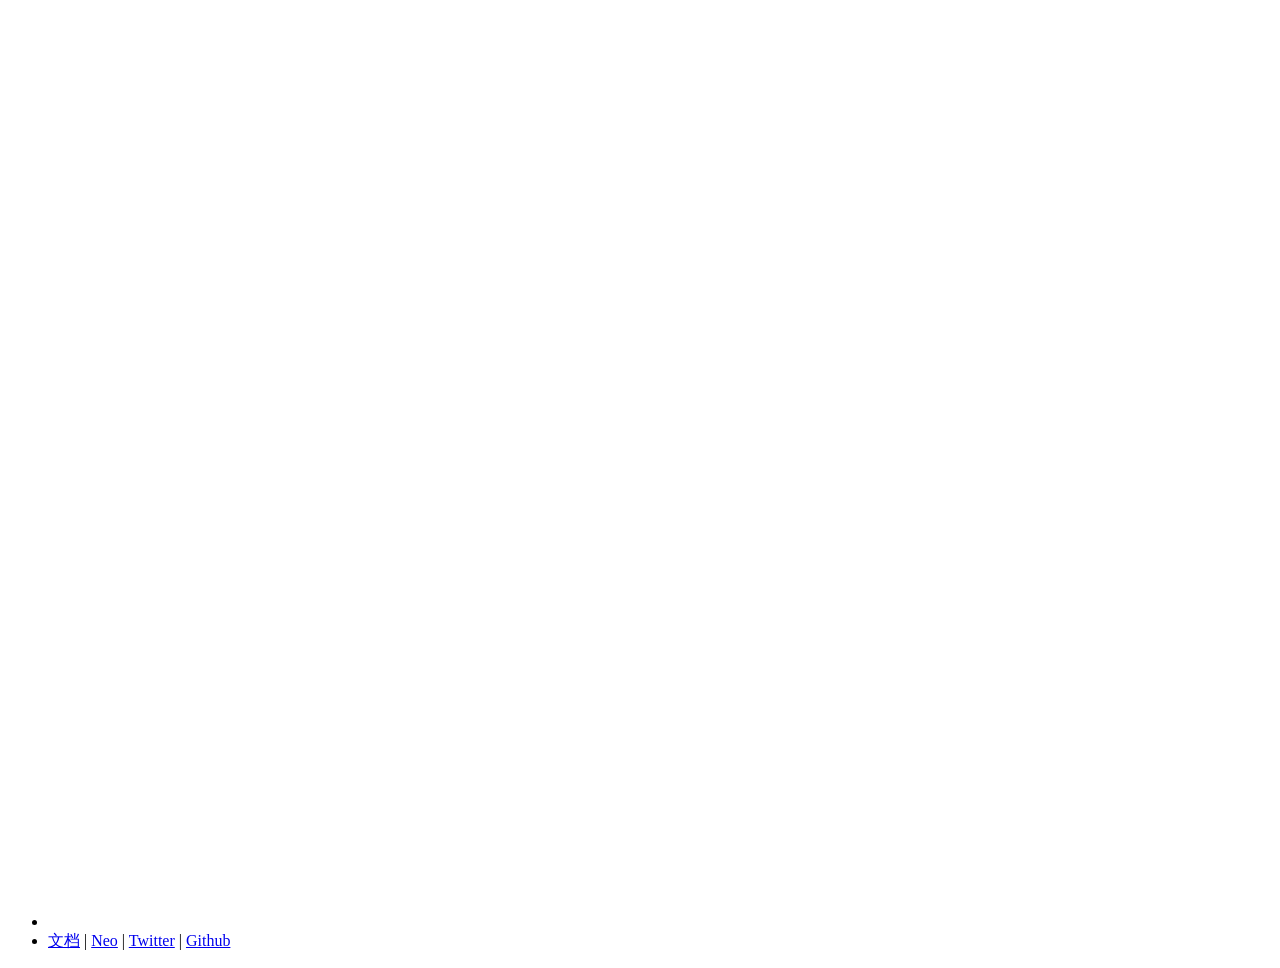
<file: zh/home/index.html>
<!DOCTYPE html><html><head><meta charSet="utf-8"/><title>NeoBurger</title><meta content="width=device-width, initial-scale=1.0, maximum-scale=1.0, user-scalable=0;" name="viewport"/><meta name="description" content="NeoBurger"/><link rel="shortcut icon" type="image/x-icon" href="/favicon.ico"/><meta name="next-head-count" content="5"/><link rel="preload" href="https://neoburger.io/_next/static/css/35cfaad9db6063da8b2a.css" as="style"/><link rel="stylesheet" href="https://neoburger.io/_next/static/css/35cfaad9db6063da8b2a.css" data-n-g=""/><link rel="preload" href="https://neoburger.io/_next/static/css/129f2edc12aa3bdb2cec.css" as="style"/><link rel="stylesheet" href="https://neoburger.io/_next/static/css/129f2edc12aa3bdb2cec.css" data-n-p=""/><noscript data-n-css=""></noscript><script defer="" nomodule="" src="https://neoburger.io/_next/static/chunks/polyfills-a40ef1678bae11e696dba45124eadd70.js"></script><script src="https://neoburger.io/_next/static/chunks/webpack-c3a61757f474b2a69ef4.js" defer=""></script><script src="https://neoburger.io/_next/static/chunks/framework-895f067827ebe11ffe45.js" defer=""></script><script src="https://neoburger.io/_next/static/chunks/main-3471f9e78cb3bb918a47.js" defer=""></script><script src="https://neoburger.io/_next/static/chunks/pages/_app-1772c39e324d71a3e7b8.js" defer=""></script><script src="https://neoburger.io/_next/static/chunks/57b53b02-f721454a9f1198e7f1e2.js" defer=""></script><script src="https://neoburger.io/_next/static/chunks/794-f8baca9fb721b2469a51.js" defer=""></script><script src="https://neoburger.io/_next/static/chunks/538-4649e16b5a68e8a712a3.js" defer=""></script><script src="https://neoburger.io/_next/static/chunks/pages/%5Blang%5D/home-6bef6a6ba206e801ea5e.js" defer=""></script><script src="https://neoburger.io/_next/static/zRfd36V06G6QenKFFphNH/_buildManifest.js" defer=""></script><script src="https://neoburger.io/_next/static/zRfd36V06G6QenKFFphNH/_ssgManifest.js" defer=""></script></head><body><div id="__next"><header class="Header_pc_header__Py6iO Header_pc_white__2VQ25"><div class="Header_pc_headerContent__3dXiw"><div class="Header_pc_mNeoburgerLogo__23XE2"><div style="display:inline-block;max-width:100%;overflow:hidden;position:relative;box-sizing:border-box;margin:0"><div style="box-sizing:border-box;display:block;max-width:100%"><img style="max-width:100%;display:block;margin:0;border:none;padding:0" alt="" aria-hidden="true" src="[data-uri]"/></div><img alt="NeoBurger Logo" src="[data-uri]" decoding="async" data-nimg="intrinsic" style="position:absolute;top:0;left:0;bottom:0;right:0;box-sizing:border-box;padding:0;border:none;margin:auto;display:block;width:0;height:0;min-width:100%;max-width:100%;min-height:100%;max-height:100%"/><noscript><img alt="NeoBurger Logo" srcSet="https://neoburger.io/_next/static/image/resources/images/neo-burger-logo-white.daa0336348ec8ed89700edd0f1288891.svg?auto=format&amp;fit=max&amp;w=48 1x, https://neoburger.io/_next/static/image/resources/images/neo-burger-logo-white.daa0336348ec8ed89700edd0f1288891.svg?auto=format&amp;fit=max&amp;w=96 2x" src="https://neoburger.io/_next/static/image/resources/images/neo-burger-logo-white.daa0336348ec8ed89700edd0f1288891.svg?auto=format&amp;fit=max&amp;w=96" decoding="async" data-nimg="intrinsic" style="position:absolute;top:0;left:0;bottom:0;right:0;box-sizing:border-box;padding:0;border:none;margin:auto;display:block;width:0;height:0;min-width:100%;max-width:100%;min-height:100%;max-height:100%" loading="lazy"/></noscript></div></div><div class="Header_pc_menu__2Pplk"><div style="display:inline-block;max-width:100%;overflow:hidden;position:relative;box-sizing:border-box;margin:0"><div style="box-sizing:border-box;display:block;max-width:100%"><img style="max-width:100%;display:block;margin:0;border:none;padding:0" alt="" aria-hidden="true" src="[data-uri]"/></div><img alt="menu" src="[data-uri]" decoding="async" data-nimg="intrinsic" style="position:absolute;top:0;left:0;bottom:0;right:0;box-sizing:border-box;padding:0;border:none;margin:auto;display:block;width:0;height:0;min-width:100%;max-width:100%;min-height:100%;max-height:100%"/><noscript><img alt="menu" srcSet="https://neoburger.io/_next/static/image/resources/images/menu.9f512b0464f2cda91133efd09a28e194.svg?auto=format&amp;fit=max&amp;w=32 1x, https://neoburger.io/_next/static/image/resources/images/menu.9f512b0464f2cda91133efd09a28e194.svg?auto=format&amp;fit=max&amp;w=48 2x" src="https://neoburger.io/_next/static/image/resources/images/menu.9f512b0464f2cda91133efd09a28e194.svg?auto=format&amp;fit=max&amp;w=48" decoding="async" data-nimg="intrinsic" style="position:absolute;top:0;left:0;bottom:0;right:0;box-sizing:border-box;padding:0;border:none;margin:auto;display:block;width:0;height:0;min-width:100%;max-width:100%;min-height:100%;max-height:100%" loading="lazy"/></noscript></div></div><div class="Header_pc_headerLink__U05C_"><a class="Header_pc_linkFont__MiZ52 Header_pc_bolder__2wyrQ" href="/zh/home/">首页</a></div><div class="Header_pc_pageLink__3L1ey"><a class="Header_pc_linkFont__MiZ52 " href="/zh/airdrop/">Airdrop</a></div><div class="Header_pc_pageLink__3L1ey"><a class="Header_pc_linkFont__MiZ52 " href="/zh/treasury/">财库</a></div><div class="Header_pc_pageLink__3L1ey"><a class="Header_pc_linkFont__MiZ52 " href="/zh/dashboard/">数据看板</a></div><div class="Header_pc_pageLink__3L1ey"><a class="Header_pc_linkFont__MiZ52" target="_blank" rel="noreferrer" href="https://neoburger.github.io/">文档</a></div><div class="Wallet_walletWrapper__2rIi0 Header_pc_walletBtn__1jdRY undefined"><button class="Wallet_connectBtn__3wuZI  Wallet_whiteBtn__1eKap"><span>连接钱包</span></button></div><div class="Header_pc_languageSwitch__2oPO3"><a class="Header_pc_languageBtn__30M0n false">EN</a><span> | </span><a class="Header_pc_languageBtn__30M0n Header_pc_bolder__2wyrQ">中文</a></div></div></header><div><div class="Home_pc_topBackground__30y6s"><section class="Home_pc_topSection__2nnvK"><div><h1 class="Home_pc_title__556wD">NeoBurger</h1><p class="Home_pc_introduction__2dhZS">得到可分的NEO以及更多GAS奖励</p><div class="Home_pc_bubbleWrap__3D4vN"><div class="Home_pc_bubbleContent__-e2j6"><div class="Home_pc_bubbleTitle__34WUR">bNEO总流通量</div><div class="Home_pc_bubbleText__1lK4T">-</div><div class="Home_pc_totalPrice__Dlf5B">$ -</div></div><div><div class="Home_pc_bubbleTitle__34WUR">APR</div><div class="Home_pc_bubbleText__1lK4T">-%</div></div></div><div class="Home_pc_bubbleWrap__3D4vN Home_pc_hideInPC__3kmJu undefined"><div class="Home_pc_bubbleContent__-e2j6"><div class="Home_pc_bubbleTitle__34WUR">APR</div><div class="Home_pc_bubbleText__1lK4T">-%</div></div></div></div><div class="Home_pc_introLogo__D2G7D"><div style="display:inline-block;max-width:100%;overflow:hidden;position:relative;box-sizing:border-box;margin:0"><div style="box-sizing:border-box;display:block;max-width:100%"><img style="max-width:100%;display:block;margin:0;border:none;padding:0" alt="" aria-hidden="true" src="[data-uri]"/></div><img alt="intro" src="[data-uri]" decoding="async" data-nimg="intrinsic" style="position:absolute;top:0;left:0;bottom:0;right:0;box-sizing:border-box;padding:0;border:none;margin:auto;display:block;width:0;height:0;min-width:100%;max-width:100%;min-height:100%;max-height:100%"/><noscript><img alt="intro" srcSet="https://neoburger.io/_next/static/image/resources/images/intro.53bbd00906445af7e3bc54dc5d1b4b2f.gif?auto=format&amp;fit=max&amp;w=1920 1x, https://neoburger.io/_next/static/image/resources/images/intro.53bbd00906445af7e3bc54dc5d1b4b2f.gif?auto=format&amp;fit=max&amp;w=3840 2x" src="https://neoburger.io/_next/static/image/resources/images/intro.53bbd00906445af7e3bc54dc5d1b4b2f.gif?auto=format&amp;fit=max&amp;w=3840" decoding="async" data-nimg="intrinsic" style="position:absolute;top:0;left:0;bottom:0;right:0;box-sizing:border-box;padding:0;border:none;margin:auto;display:block;width:0;height:0;min-width:100%;max-width:100%;min-height:100%;max-height:100%" loading="lazy"/></noscript></div></div></section><div class="Home_pc_mBackground__3IjL7"><div style="display:block;overflow:hidden;position:relative;box-sizing:border-box;margin:0"><div style="display:block;box-sizing:border-box;padding-top:83.51648351648352%"></div><img alt="intro" src="[data-uri]" decoding="async" data-nimg="responsive" style="position:absolute;top:0;left:0;bottom:0;right:0;box-sizing:border-box;padding:0;border:none;margin:auto;display:block;width:0;height:0;min-width:100%;max-width:100%;min-height:100%;max-height:100%"/><noscript><img alt="intro" sizes="100%" srcSet="https://neoburger.io/_next/static/image/resources/images/m-background.7a42df6f45a4f23372f517ec2706f1a5.svg?auto=format&amp;fit=max&amp;w=16 16w, https://neoburger.io/_next/static/image/resources/images/m-background.7a42df6f45a4f23372f517ec2706f1a5.svg?auto=format&amp;fit=max&amp;w=32 32w, https://neoburger.io/_next/static/image/resources/images/m-background.7a42df6f45a4f23372f517ec2706f1a5.svg?auto=format&amp;fit=max&amp;w=48 48w, https://neoburger.io/_next/static/image/resources/images/m-background.7a42df6f45a4f23372f517ec2706f1a5.svg?auto=format&amp;fit=max&amp;w=64 64w, https://neoburger.io/_next/static/image/resources/images/m-background.7a42df6f45a4f23372f517ec2706f1a5.svg?auto=format&amp;fit=max&amp;w=96 96w, https://neoburger.io/_next/static/image/resources/images/m-background.7a42df6f45a4f23372f517ec2706f1a5.svg?auto=format&amp;fit=max&amp;w=128 128w, https://neoburger.io/_next/static/image/resources/images/m-background.7a42df6f45a4f23372f517ec2706f1a5.svg?auto=format&amp;fit=max&amp;w=256 256w, https://neoburger.io/_next/static/image/resources/images/m-background.7a42df6f45a4f23372f517ec2706f1a5.svg?auto=format&amp;fit=max&amp;w=384 384w, https://neoburger.io/_next/static/image/resources/images/m-background.7a42df6f45a4f23372f517ec2706f1a5.svg?auto=format&amp;fit=max&amp;w=640 640w, https://neoburger.io/_next/static/image/resources/images/m-background.7a42df6f45a4f23372f517ec2706f1a5.svg?auto=format&amp;fit=max&amp;w=750 750w, https://neoburger.io/_next/static/image/resources/images/m-background.7a42df6f45a4f23372f517ec2706f1a5.svg?auto=format&amp;fit=max&amp;w=828 828w, https://neoburger.io/_next/static/image/resources/images/m-background.7a42df6f45a4f23372f517ec2706f1a5.svg?auto=format&amp;fit=max&amp;w=1080 1080w, https://neoburger.io/_next/static/image/resources/images/m-background.7a42df6f45a4f23372f517ec2706f1a5.svg?auto=format&amp;fit=max&amp;w=1200 1200w, https://neoburger.io/_next/static/image/resources/images/m-background.7a42df6f45a4f23372f517ec2706f1a5.svg?auto=format&amp;fit=max&amp;w=1920 1920w, https://neoburger.io/_next/static/image/resources/images/m-background.7a42df6f45a4f23372f517ec2706f1a5.svg?auto=format&amp;fit=max&amp;w=2048 2048w, https://neoburger.io/_next/static/image/resources/images/m-background.7a42df6f45a4f23372f517ec2706f1a5.svg?auto=format&amp;fit=max&amp;w=3840 3840w" src="https://neoburger.io/_next/static/image/resources/images/m-background.7a42df6f45a4f23372f517ec2706f1a5.svg?auto=format&amp;fit=max&amp;w=3840" decoding="async" data-nimg="responsive" style="position:absolute;top:0;left:0;bottom:0;right:0;box-sizing:border-box;padding:0;border:none;margin:auto;display:block;width:0;height:0;min-width:100%;max-width:100%;min-height:100%;max-height:100%" loading="lazy"/></noscript></div></div></div><main class="Home_pc_main__zsD2F" id="main"><div class="Home_pc_operateWrap__ft1qQ"><div class="Home_pc_switchBtnWrap__1GeQ8"><div class="undefined undefined">汉堡店</div><div class="undefined false">加料区</div></div><div class="BurgerStation_pc_wrap__3rwDg "><div class="BurgerStation_pc_header__W72x1"><div class="BurgerStation_pc_title__1HVen">汉堡店</div><div class="BurgerStation_pc_learnMore__ilsIb Popover_wrapper__3HB-U"><div style="display:inline-block;max-width:100%;overflow:hidden;position:relative;box-sizing:border-box;margin:0"><div style="box-sizing:border-box;display:block;max-width:100%"><img style="max-width:100%;display:block;margin:0;border:none;padding:0" alt="" aria-hidden="true" src="[data-uri]"/></div><img alt="learn more" src="[data-uri]" decoding="async" data-nimg="intrinsic" style="position:absolute;top:0;left:0;bottom:0;right:0;box-sizing:border-box;padding:0;border:none;margin:auto;display:block;width:0;height:0;min-width:100%;max-width:100%;min-height:100%;max-height:100%"/><noscript><img alt="learn more" srcSet="https://neoburger.io/_next/static/image/resources/images/learn-more.e5d20193eaecee2e536a475cdb1d1e0f.svg?auto=format&amp;fit=max&amp;w=16 1x, https://neoburger.io/_next/static/image/resources/images/learn-more.e5d20193eaecee2e536a475cdb1d1e0f.svg?auto=format&amp;fit=max&amp;w=32 2x" src="https://neoburger.io/_next/static/image/resources/images/learn-more.e5d20193eaecee2e536a475cdb1d1e0f.svg?auto=format&amp;fit=max&amp;w=32" decoding="async" data-nimg="intrinsic" style="position:absolute;top:0;left:0;bottom:0;right:0;box-sizing:border-box;padding:0;border:none;margin:auto;display:block;width:0;height:0;min-width:100%;max-width:100%;min-height:100%;max-height:100%" loading="lazy"/></noscript></div></div></div><div class="BurgerStation_pc_background__3Zfx_"><div class="BurgerStation_pc_spaceBetween__3b7hj"><div class="BurgerStation_pc_hint__1-5Ff">将</div><div class="BurgerStation_pc_tip__2l_Un BurgerStation_pc_green__RMJvL">-</div></div><div class="BurgerStation_pc_spaceBetween__3b7hj BurgerStation_pc_marginTop16__ZtSHM"><label class="BurgerStation_pc_assetWrap__1Chad"><div class="BurgerStation_pc_flexShrink0__MmDcB"><div style="display:inline-block;max-width:100%;overflow:hidden;position:relative;box-sizing:border-box;margin:0"><div style="box-sizing:border-box;display:block;max-width:100%"><img style="max-width:100%;display:block;margin:0;border:none;padding:0" alt="" aria-hidden="true" src="[data-uri]"/></div><img alt="neo logo" src="[data-uri]" decoding="async" data-nimg="intrinsic" style="position:absolute;top:0;left:0;bottom:0;right:0;box-sizing:border-box;padding:0;border:none;margin:auto;display:block;width:0;height:0;min-width:100%;max-width:100%;min-height:100%;max-height:100%"/><noscript><img alt="neo logo" srcSet="https://neoburger.io/_next/static/image/resources/images/neo-logo.26334197986ba9efdfda94409fdca05d.svg?auto=format&amp;fit=max&amp;w=32 1x, https://neoburger.io/_next/static/image/resources/images/neo-logo.26334197986ba9efdfda94409fdca05d.svg?auto=format&amp;fit=max&amp;w=48 2x" src="https://neoburger.io/_next/static/image/resources/images/neo-logo.26334197986ba9efdfda94409fdca05d.svg?auto=format&amp;fit=max&amp;w=48" decoding="async" data-nimg="intrinsic" style="position:absolute;top:0;left:0;bottom:0;right:0;box-sizing:border-box;padding:0;border:none;margin:auto;display:block;width:0;height:0;min-width:100%;max-width:100%;min-height:100%;max-height:100%" loading="lazy"/></noscript></div></div><span class="BurgerStation_pc_asset__1hQl3">NEO</span></label><input type="text" class="BurgerStation_pc_inputStyle__2GnkP" placeholder="0" disabled="" value=""/></div><div class="BurgerStation_pc_exchangeRate__3Zb8V">~ $ -</div></div><div class="BurgerStation_pc_exchangeWrap__1zpue"><div style="display:inline-block;max-width:100%;overflow:hidden;position:relative;box-sizing:border-box;margin:0"><div style="box-sizing:border-box;display:block;max-width:100%"><img style="max-width:100%;display:block;margin:0;border:none;padding:0" alt="" aria-hidden="true" src="[data-uri]"/></div><img alt="exchange" src="[data-uri]" decoding="async" data-nimg="intrinsic" class="BurgerStation_pc_imageBtn__1X1e3" style="position:absolute;top:0;left:0;bottom:0;right:0;box-sizing:border-box;padding:0;border:none;margin:auto;display:block;width:0;height:0;min-width:100%;max-width:100%;min-height:100%;max-height:100%"/><noscript><img alt="exchange" srcSet="https://neoburger.io/_next/static/image/resources/images/exchange.f9a1a0e7987c4f0eb30eb5ca0e3937ac.svg?auto=format&amp;fit=max&amp;w=16 1x, https://neoburger.io/_next/static/image/resources/images/exchange.f9a1a0e7987c4f0eb30eb5ca0e3937ac.svg?auto=format&amp;fit=max&amp;w=32 2x" src="https://neoburger.io/_next/static/image/resources/images/exchange.f9a1a0e7987c4f0eb30eb5ca0e3937ac.svg?auto=format&amp;fit=max&amp;w=32" decoding="async" data-nimg="intrinsic" style="position:absolute;top:0;left:0;bottom:0;right:0;box-sizing:border-box;padding:0;border:none;margin:auto;display:block;width:0;height:0;min-width:100%;max-width:100%;min-height:100%;max-height:100%" class="BurgerStation_pc_imageBtn__1X1e3" loading="lazy"/></noscript></div></div><div class="BurgerStation_pc_background__3Zfx_ BurgerStation_pc_marginBottom24__2eq0Y"><div class="BurgerStation_pc_spaceBetween__3b7hj"><div class="BurgerStation_pc_hint__1-5Ff">兑换为</div></div><div class="BurgerStation_pc_spaceBetween__3b7hj BurgerStation_pc_marginTop16__ZtSHM"><label class="BurgerStation_pc_assetWrap__1Chad"><div class="BurgerStation_pc_flexShrink0__MmDcB"><div style="display:inline-block;max-width:100%;overflow:hidden;position:relative;box-sizing:border-box;margin:0"><div style="box-sizing:border-box;display:block;max-width:100%"><img style="max-width:100%;display:block;margin:0;border:none;padding:0" alt="" aria-hidden="true" src="[data-uri]"/></div><img alt="bNEO logo" src="[data-uri]" decoding="async" data-nimg="intrinsic" style="position:absolute;top:0;left:0;bottom:0;right:0;box-sizing:border-box;padding:0;border:none;margin:auto;display:block;width:0;height:0;min-width:100%;max-width:100%;min-height:100%;max-height:100%"/><noscript><img alt="bNEO logo" srcSet="https://neoburger.io/_next/static/image/resources/images/bneo-logo.0ff49d5dfef9606b1ec24a0bfb76ced0.svg?auto=format&amp;fit=max&amp;w=32 1x, https://neoburger.io/_next/static/image/resources/images/bneo-logo.0ff49d5dfef9606b1ec24a0bfb76ced0.svg?auto=format&amp;fit=max&amp;w=48 2x" src="https://neoburger.io/_next/static/image/resources/images/bneo-logo.0ff49d5dfef9606b1ec24a0bfb76ced0.svg?auto=format&amp;fit=max&amp;w=48" decoding="async" data-nimg="intrinsic" style="position:absolute;top:0;left:0;bottom:0;right:0;box-sizing:border-box;padding:0;border:none;margin:auto;display:block;width:0;height:0;min-width:100%;max-width:100%;min-height:100%;max-height:100%" loading="lazy"/></noscript></div></div><span class="BurgerStation_pc_asset__1hQl3">bNEO</span></label><input type="text" class="BurgerStation_pc_inputStyle__2GnkP" placeholder="0" disabled="" value=""/></div></div><div class="BurgerStation_pc_btnTip__2VRAJ">请确保你有一些 GAS 代币来支付交易费用。</div><button class="BurgerStation_pc_footerBtn__1mnMd false undefined">连接钱包</button><button class="BurgerStation_pc_footerBtn__1mnMd false BurgerStation_pc_hideInPC__hYl55">连接钱包</button></div><div class="JazzUp_pc_wrap__1kaf- undefined"><div class="JazzUp_pc_header__2uchJ"><div class="JazzUp_pc_title__2bvYl">加料区</div><div class="JazzUp_pc_learnMore__3QG-R Popover_wrapper__3HB-U"><div style="display:inline-block;max-width:100%;overflow:hidden;position:relative;box-sizing:border-box;margin:0"><div style="box-sizing:border-box;display:block;max-width:100%"><img style="max-width:100%;display:block;margin:0;border:none;padding:0" alt="" aria-hidden="true" src="[data-uri]"/></div><img alt="learn more" src="[data-uri]" decoding="async" data-nimg="intrinsic" style="position:absolute;top:0;left:0;bottom:0;right:0;box-sizing:border-box;padding:0;border:none;margin:auto;display:block;width:0;height:0;min-width:100%;max-width:100%;min-height:100%;max-height:100%"/><noscript><img alt="learn more" srcSet="https://neoburger.io/_next/static/image/resources/images/learn-more.e5d20193eaecee2e536a475cdb1d1e0f.svg?auto=format&amp;fit=max&amp;w=16 1x, https://neoburger.io/_next/static/image/resources/images/learn-more.e5d20193eaecee2e536a475cdb1d1e0f.svg?auto=format&amp;fit=max&amp;w=32 2x" src="https://neoburger.io/_next/static/image/resources/images/learn-more.e5d20193eaecee2e536a475cdb1d1e0f.svg?auto=format&amp;fit=max&amp;w=32" decoding="async" data-nimg="intrinsic" style="position:absolute;top:0;left:0;bottom:0;right:0;box-sizing:border-box;padding:0;border:none;margin:auto;display:block;width:0;height:0;min-width:100%;max-width:100%;min-height:100%;max-height:100%" loading="lazy"/></noscript></div></div></div><div class="JazzUp_pc_background__3035d"><div class="JazzUp_pc_hint__2ZI-j">未领取的奖励</div><div class="JazzUp_pc_spaceBetween__dulr0 JazzUp_pc_marginTop16__QZOHK"><label class="JazzUp_pc_assetWrap__3Y2Wj"><div class="JazzUp_pc_flexShrink0__1xlkH"><div style="display:inline-block;max-width:100%;overflow:hidden;position:relative;box-sizing:border-box;margin:0"><div style="box-sizing:border-box;display:block;max-width:100%"><img style="max-width:100%;display:block;margin:0;border:none;padding:0" alt="" aria-hidden="true" src="[data-uri]"/></div><img alt="gas logo" src="[data-uri]" decoding="async" data-nimg="intrinsic" style="position:absolute;top:0;left:0;bottom:0;right:0;box-sizing:border-box;padding:0;border:none;margin:auto;display:block;width:0;height:0;min-width:100%;max-width:100%;min-height:100%;max-height:100%"/><noscript><img alt="gas logo" srcSet="https://neoburger.io/_next/static/image/resources/images/gas-logo.da573c51be5cd0519b4d03ffb9e4e423.svg?auto=format&amp;fit=max&amp;w=32 1x, https://neoburger.io/_next/static/image/resources/images/gas-logo.da573c51be5cd0519b4d03ffb9e4e423.svg?auto=format&amp;fit=max&amp;w=48 2x" src="https://neoburger.io/_next/static/image/resources/images/gas-logo.da573c51be5cd0519b4d03ffb9e4e423.svg?auto=format&amp;fit=max&amp;w=48" decoding="async" data-nimg="intrinsic" style="position:absolute;top:0;left:0;bottom:0;right:0;box-sizing:border-box;padding:0;border:none;margin:auto;display:block;width:0;height:0;min-width:100%;max-width:100%;min-height:100%;max-height:100%" loading="lazy"/></noscript></div></div><span class="JazzUp_pc_asset__1Nx0Q">GAS</span></label><input type="text" class="JazzUp_pc_inputStyle__2rYVS" placeholder="0.0" disabled="" value=""/></div><div class="JazzUp_pc_exchangeRate__3S3Hv">~ $ -</div><hr class="JazzUp_pc_divider__1Ui12"/><ul><li class="JazzUp_pc_spaceBetween__dulr0"><div class="JazzUp_pc_spaceBetween__dulr0"><div class="JazzUp_pc_hint__2ZI-j">手续费</div><div class="JazzUp_pc_marginLeft10__22Twe Popover_wrapper__3HB-U"><div style="display:inline-block;max-width:100%;overflow:hidden;position:relative;box-sizing:border-box;margin:0"><div style="box-sizing:border-box;display:block;max-width:100%"><img style="max-width:100%;display:block;margin:0;border:none;padding:0" alt="" aria-hidden="true" src="[data-uri]"/></div><img alt="learn more" src="[data-uri]" decoding="async" data-nimg="intrinsic" style="position:absolute;top:0;left:0;bottom:0;right:0;box-sizing:border-box;padding:0;border:none;margin:auto;display:block;width:0;height:0;min-width:100%;max-width:100%;min-height:100%;max-height:100%"/><noscript><img alt="learn more" srcSet="https://neoburger.io/_next/static/image/resources/images/learn-more.e5d20193eaecee2e536a475cdb1d1e0f.svg?auto=format&amp;fit=max&amp;w=16 1x, https://neoburger.io/_next/static/image/resources/images/learn-more.e5d20193eaecee2e536a475cdb1d1e0f.svg?auto=format&amp;fit=max&amp;w=32 2x" src="https://neoburger.io/_next/static/image/resources/images/learn-more.e5d20193eaecee2e536a475cdb1d1e0f.svg?auto=format&amp;fit=max&amp;w=32" decoding="async" data-nimg="intrinsic" style="position:absolute;top:0;left:0;bottom:0;right:0;box-sizing:border-box;padding:0;border:none;margin:auto;display:block;width:0;height:0;min-width:100%;max-width:100%;min-height:100%;max-height:100%" loading="lazy"/></noscript></div></div></div><label class="JazzUp_pc_assetWrap__3Y2Wj"><span class="JazzUp_pc_hint__2ZI-j JazzUp_pc_marginRight10__HNRo6">≈ <!-- -->0<!-- --> GAS</span><div style="display:inline-block;max-width:100%;overflow:hidden;position:relative;box-sizing:border-box;margin:0"><div style="box-sizing:border-box;display:block;max-width:100%"><img style="max-width:100%;display:block;margin:0;border:none;padding:0" alt="" aria-hidden="true" src="[data-uri]"/></div><img alt="gas logo mini" src="[data-uri]" decoding="async" data-nimg="intrinsic" style="position:absolute;top:0;left:0;bottom:0;right:0;box-sizing:border-box;padding:0;border:none;margin:auto;display:block;width:0;height:0;min-width:100%;max-width:100%;min-height:100%;max-height:100%"/><noscript><img alt="gas logo mini" srcSet="https://neoburger.io/_next/static/image/resources/images/gas-logo-mini.7e4312401fd06b1323866c05943e4509.svg?auto=format&amp;fit=max&amp;w=32 1x, https://neoburger.io/_next/static/image/resources/images/gas-logo-mini.7e4312401fd06b1323866c05943e4509.svg?auto=format&amp;fit=max&amp;w=48 2x" src="https://neoburger.io/_next/static/image/resources/images/gas-logo-mini.7e4312401fd06b1323866c05943e4509.svg?auto=format&amp;fit=max&amp;w=48" decoding="async" data-nimg="intrinsic" style="position:absolute;top:0;left:0;bottom:0;right:0;box-sizing:border-box;padding:0;border:none;margin:auto;display:block;width:0;height:0;min-width:100%;max-width:100%;min-height:100%;max-height:100%" loading="lazy"/></noscript></div></label></li></ul></div><div class="JazzUp_pc_tip__3z30Z JazzUp_pc_marginTop16__QZOHK">GAS奖励计算可能有延迟。</div><div class="JazzUp_pc_tip__3z30Z">兑换的NEO越多，奖励发放越快。</div><button class="JazzUp_pc_footerBtn__3Zv_- false undefined">连接钱包</button><button class="JazzUp_pc_footerBtn__3Zv_- false JazzUp_pc_hideInPC__1pCFn">连接钱包</button></div></div><section class="Home_pc_section__3dEUS"><h1 class="Home_pc_sectionTitle__2YNtA">什么是bNEO？</h1><div class="Home_pc_sectionCard__313k8"><div class="Home_pc_sectionImgWrapperM__q9iAq undefined"><div style="display:inline-block;max-width:100%;overflow:hidden;position:relative;box-sizing:border-box;margin:0"><div style="box-sizing:border-box;display:block;max-width:100%"><img style="max-width:100%;display:block;margin:0;border:none;padding:0" alt="" aria-hidden="true" src="[data-uri]"/></div><img alt="NeoBurger" src="[data-uri]" decoding="async" data-nimg="intrinsic" style="position:absolute;top:0;left:0;bottom:0;right:0;box-sizing:border-box;padding:0;border:none;margin:auto;display:block;width:0;height:0;min-width:100%;max-width:100%;min-height:100%;max-height:100%"/><noscript><img alt="NeoBurger" srcSet="https://neoburger.io/_next/static/image/resources/images/neo-burger.88646028bc6dede9010600b7d05bfedd.svg?auto=format&amp;fit=max&amp;w=384 1x, https://neoburger.io/_next/static/image/resources/images/neo-burger.88646028bc6dede9010600b7d05bfedd.svg?auto=format&amp;fit=max&amp;w=750 2x" src="https://neoburger.io/_next/static/image/resources/images/neo-burger.88646028bc6dede9010600b7d05bfedd.svg?auto=format&amp;fit=max&amp;w=750" decoding="async" data-nimg="intrinsic" style="position:absolute;top:0;left:0;bottom:0;right:0;box-sizing:border-box;padding:0;border:none;margin:auto;display:block;width:0;height:0;min-width:100%;max-width:100%;min-height:100%;max-height:100%" loading="lazy"/></noscript></div></div><div><div style="display:inline-block;max-width:100%;overflow:hidden;position:relative;box-sizing:border-box;margin:0"><div style="box-sizing:border-box;display:block;max-width:100%"><img style="max-width:100%;display:block;margin:0;border:none;padding:0" alt="" aria-hidden="true" src="[data-uri]"/></div><img alt="NeoBurger" src="[data-uri]" decoding="async" data-nimg="intrinsic" style="position:absolute;top:0;left:0;bottom:0;right:0;box-sizing:border-box;padding:0;border:none;margin:auto;display:block;width:0;height:0;min-width:100%;max-width:100%;min-height:100%;max-height:100%"/><noscript><img alt="NeoBurger" srcSet="https://neoburger.io/_next/static/image/resources/images/neo-burger.88646028bc6dede9010600b7d05bfedd.svg?auto=format&amp;fit=max&amp;w=384 1x, https://neoburger.io/_next/static/image/resources/images/neo-burger.88646028bc6dede9010600b7d05bfedd.svg?auto=format&amp;fit=max&amp;w=750 2x" src="https://neoburger.io/_next/static/image/resources/images/neo-burger.88646028bc6dede9010600b7d05bfedd.svg?auto=format&amp;fit=max&amp;w=750" decoding="async" data-nimg="intrinsic" style="position:absolute;top:0;left:0;bottom:0;right:0;box-sizing:border-box;padding:0;border:none;margin:auto;display:block;width:0;height:0;min-width:100%;max-width:100%;min-height:100%;max-height:100%" loading="lazy"/></noscript></div></div><div class="Home_pc_sectionContent__UkLIP Home_pc_marginLeft200__3bNOQ"><strong class="Home_pc_sectionStrongText__PvdLV">bNEO是NEP-17标准的代币，由NEO 1:1 铸造。</strong><div><strong>bNEO合约地址</strong><p class="Home_pc_sectionText__RepT8">NPmdLGJN47EddqYcxixdGMhtkr7Z5w4Aos</p></div><div><strong>合约哈希</strong><p class="Home_pc_sectionText__RepT8">0x48c40d4666f93408be1bef038b6722404d9a4c2a</p></div></div></div></section><section class="Home_pc_section__3dEUS"><h1 class="Home_pc_sectionTitle__2YNtA undefined">为什么需要bNEO?</h1><div class="Home_pc_sectionCard__313k8"><div class="Home_pc_sectionImgWrapperM__q9iAq undefined"><div style="display:inline-block;max-width:100%;overflow:hidden;position:relative;box-sizing:border-box;margin:0"><div style="box-sizing:border-box;display:block;max-width:100%"><img style="max-width:100%;display:block;margin:0;border:none;padding:0" alt="" aria-hidden="true" src="[data-uri]"/></div><img alt="split" src="[data-uri]" decoding="async" data-nimg="intrinsic" style="position:absolute;top:0;left:0;bottom:0;right:0;box-sizing:border-box;padding:0;border:none;margin:auto;display:block;width:0;height:0;min-width:100%;max-width:100%;min-height:100%;max-height:100%"/><noscript><img alt="split" srcSet="https://neoburger.io/_next/static/image/resources/images/split.fcbcba2d49d8fdad6a1b44324f37a4de.gif?auto=format&amp;fit=max&amp;w=640 1x, https://neoburger.io/_next/static/image/resources/images/split.fcbcba2d49d8fdad6a1b44324f37a4de.gif?auto=format&amp;fit=max&amp;w=1920 2x" src="https://neoburger.io/_next/static/image/resources/images/split.fcbcba2d49d8fdad6a1b44324f37a4de.gif?auto=format&amp;fit=max&amp;w=1920" decoding="async" data-nimg="intrinsic" style="position:absolute;top:0;left:0;bottom:0;right:0;box-sizing:border-box;padding:0;border:none;margin:auto;display:block;width:0;height:0;min-width:100%;max-width:100%;min-height:100%;max-height:100%" loading="lazy"/></noscript></div></div><div class="Home_pc_sectionContent__UkLIP Home_pc_marginRight150__2ijPx"><strong class="Home_pc_sectionStrongText__PvdLV">1 NEO = 1.00000000 bNEO</strong><p class="Home_pc_sectionText__RepT8 undefined">NEO的最小单位为1，即每次交易时必须按照1 NEO，20 NEO来交易。这导致了交易额度不灵活性。于是我们提出bNEO。bNEO的最小单位为0.00000001，这样大家就可以按照1.001 bNEO，20.00005 bNEO来交易。</p><p class="Home_pc_sectionText__RepT8">此外，bNEO持有者享受在Neo网络治理中的GAS奖励。</p></div><div class="undefined Home_pc_width385__TpePO"><div style="display:inline-block;max-width:100%;overflow:hidden;position:relative;box-sizing:border-box;margin:0"><div style="box-sizing:border-box;display:block;max-width:100%"><img style="max-width:100%;display:block;margin:0;border:none;padding:0" alt="" aria-hidden="true" src="[data-uri]"/></div><img alt="split" src="[data-uri]" decoding="async" data-nimg="intrinsic" style="position:absolute;top:0;left:0;bottom:0;right:0;box-sizing:border-box;padding:0;border:none;margin:auto;display:block;width:0;height:0;min-width:100%;max-width:100%;min-height:100%;max-height:100%"/><noscript><img alt="split" srcSet="https://neoburger.io/_next/static/image/resources/images/split.fcbcba2d49d8fdad6a1b44324f37a4de.gif?auto=format&amp;fit=max&amp;w=640 1x, https://neoburger.io/_next/static/image/resources/images/split.fcbcba2d49d8fdad6a1b44324f37a4de.gif?auto=format&amp;fit=max&amp;w=1920 2x" src="https://neoburger.io/_next/static/image/resources/images/split.fcbcba2d49d8fdad6a1b44324f37a4de.gif?auto=format&amp;fit=max&amp;w=1920" decoding="async" data-nimg="intrinsic" style="position:absolute;top:0;left:0;bottom:0;right:0;box-sizing:border-box;padding:0;border:none;margin:auto;display:block;width:0;height:0;min-width:100%;max-width:100%;min-height:100%;max-height:100%" loading="lazy"/></noscript></div></div></div></section><section class="Home_pc_section__3dEUS Home_pc_textAlignCenter__1UiJC"><h1 class="Home_pc_sectionTitle__2YNtA undefined">如何通过持有bNEO参与Neo网络治理?</h1><div class="Home_pc_sectionImgWrapperM__q9iAq"><div style="display:inline-block;max-width:100%;overflow:hidden;position:relative;box-sizing:border-box;margin:0"><div style="box-sizing:border-box;display:block;max-width:100%"><img style="max-width:100%;display:block;margin:0;border:none;padding:0" alt="" aria-hidden="true" src="[data-uri]"/></div><img alt="connection" src="[data-uri]" decoding="async" data-nimg="intrinsic" style="position:absolute;top:0;left:0;bottom:0;right:0;box-sizing:border-box;padding:0;border:none;margin:auto;display:block;width:0;height:0;min-width:100%;max-width:100%;min-height:100%;max-height:100%"/><noscript><img alt="connection" srcSet="https://neoburger.io/_next/static/image/resources/images/connection-zh.210e6c3066aab28a98cb1a598cc16054.svg?auto=format&amp;fit=max&amp;w=1080 1x, https://neoburger.io/_next/static/image/resources/images/connection-zh.210e6c3066aab28a98cb1a598cc16054.svg?auto=format&amp;fit=max&amp;w=1920 2x" src="https://neoburger.io/_next/static/image/resources/images/connection-zh.210e6c3066aab28a98cb1a598cc16054.svg?auto=format&amp;fit=max&amp;w=1920" decoding="async" data-nimg="intrinsic" style="position:absolute;top:0;left:0;bottom:0;right:0;box-sizing:border-box;padding:0;border:none;margin:auto;display:block;width:0;height:0;min-width:100%;max-width:100%;min-height:100%;max-height:100%" loading="lazy"/></noscript></div></div><p class="Home_pc_sectionTextCenter__MofKj">NEO 代币持有者通过 Neo 委员会来决定 Neo 网络维护人。参加投票选举的选民和理事会成员将获得 GAS 代币奖励。通过收集 NEO，NeoBurger 可以更有效地在 Neo 治理中获得奖励。 <!-- --> </p><strong class="Home_pc_sectionMiniStrongTextCenter__3zl1U">NeoBurger 作为团队的收益总是比个人要好得多！</strong><div><div style="display:inline-block;max-width:100%;overflow:hidden;position:relative;box-sizing:border-box;margin:0"><div style="box-sizing:border-box;display:block;max-width:100%"><img style="max-width:100%;display:block;margin:0;border:none;padding:0" alt="" aria-hidden="true" src="[data-uri]"/></div><img alt="connection" src="[data-uri]" decoding="async" data-nimg="intrinsic" style="position:absolute;top:0;left:0;bottom:0;right:0;box-sizing:border-box;padding:0;border:none;margin:auto;display:block;width:0;height:0;min-width:100%;max-width:100%;min-height:100%;max-height:100%"/><noscript><img alt="connection" srcSet="https://neoburger.io/_next/static/image/resources/images/connection-zh.210e6c3066aab28a98cb1a598cc16054.svg?auto=format&amp;fit=max&amp;w=1080 1x, https://neoburger.io/_next/static/image/resources/images/connection-zh.210e6c3066aab28a98cb1a598cc16054.svg?auto=format&amp;fit=max&amp;w=1920 2x" src="https://neoburger.io/_next/static/image/resources/images/connection-zh.210e6c3066aab28a98cb1a598cc16054.svg?auto=format&amp;fit=max&amp;w=1920" decoding="async" data-nimg="intrinsic" style="position:absolute;top:0;left:0;bottom:0;right:0;box-sizing:border-box;padding:0;border:none;margin:auto;display:block;width:0;height:0;min-width:100%;max-width:100%;min-height:100%;max-height:100%" loading="lazy"/></noscript></div></div></section><section class="Home_pc_section__3dEUS"><div class="Home_pc_sectionCard__313k8 undefined"><div class="Home_pc_sectionContentMiddle__3lrKY"><h1 class="Home_pc_sectionTitle__2YNtA">如何获得GAS代币奖励?</h1><strong class="Home_pc_sectionMiniStrongText__1I4j5">查看 “<a class="Home_pc_jumpText__1q8kI">加料区</a>” ，并手动点击领取GAS奖励。</strong></div><div class="Home_pc_marginLeft200__3bNOQ Home_pc_width160__nyigu"><div style="display:inline-block;max-width:100%;overflow:hidden;position:relative;box-sizing:border-box;margin:0"><div style="box-sizing:border-box;display:block;max-width:100%"><img style="max-width:100%;display:block;margin:0;border:none;padding:0" alt="" aria-hidden="true" src="[data-uri]"/></div><img alt="rewards" src="[data-uri]" decoding="async" data-nimg="intrinsic" style="position:absolute;top:0;left:0;bottom:0;right:0;box-sizing:border-box;padding:0;border:none;margin:auto;display:block;width:0;height:0;min-width:100%;max-width:100%;min-height:100%;max-height:100%"/><noscript><img alt="rewards" srcSet="https://neoburger.io/_next/static/image/resources/images/rewards.f7cb1a6016fe0a815879941acf98fbe9.gif?auto=format&amp;fit=max&amp;w=1080 1x, https://neoburger.io/_next/static/image/resources/images/rewards.f7cb1a6016fe0a815879941acf98fbe9.gif?auto=format&amp;fit=max&amp;w=1920 2x" src="https://neoburger.io/_next/static/image/resources/images/rewards.f7cb1a6016fe0a815879941acf98fbe9.gif?auto=format&amp;fit=max&amp;w=1920" decoding="async" data-nimg="intrinsic" style="position:absolute;top:0;left:0;bottom:0;right:0;box-sizing:border-box;padding:0;border:none;margin:auto;display:block;width:0;height:0;min-width:100%;max-width:100%;min-height:100%;max-height:100%" loading="lazy"/></noscript></div></div></div><div class="Home_pc_sectionCardMobile__3LT0K"><h1>如何获得GAS代币奖励?</h1><strong>查看 “<a class="Home_pc_jumpText__1q8kI">加料区</a>” ，并手动点击领取GAS奖励。</strong><div><div style="display:inline-block;max-width:100%;overflow:hidden;position:relative;box-sizing:border-box;margin:0"><div style="box-sizing:border-box;display:block;max-width:100%"><img style="max-width:100%;display:block;margin:0;border:none;padding:0" alt="" aria-hidden="true" src="[data-uri]"/></div><img alt="rewards" src="[data-uri]" decoding="async" data-nimg="intrinsic" style="position:absolute;top:0;left:0;bottom:0;right:0;box-sizing:border-box;padding:0;border:none;margin:auto;display:block;width:0;height:0;min-width:100%;max-width:100%;min-height:100%;max-height:100%"/><noscript><img alt="rewards" srcSet="https://neoburger.io/_next/static/image/resources/images/rewards.f7cb1a6016fe0a815879941acf98fbe9.gif?auto=format&amp;fit=max&amp;w=1080 1x, https://neoburger.io/_next/static/image/resources/images/rewards.f7cb1a6016fe0a815879941acf98fbe9.gif?auto=format&amp;fit=max&amp;w=1920 2x" src="https://neoburger.io/_next/static/image/resources/images/rewards.f7cb1a6016fe0a815879941acf98fbe9.gif?auto=format&amp;fit=max&amp;w=1920" decoding="async" data-nimg="intrinsic" style="position:absolute;top:0;left:0;bottom:0;right:0;box-sizing:border-box;padding:0;border:none;margin:auto;display:block;width:0;height:0;min-width:100%;max-width:100%;min-height:100%;max-height:100%" loading="lazy"/></noscript></div></div></div></section></main></div><footer class="Footer_pc_footer__-FMRm"><nav><ul class="Footer_pc_footerMenu__2lUyk"><li class="Footer_pc_width24__38-vS"><div style="display:inline-block;max-width:100%;overflow:hidden;position:relative;box-sizing:border-box;margin:0"><div style="box-sizing:border-box;display:block;max-width:100%"><img style="max-width:100%;display:block;margin:0;border:none;padding:0" alt="" aria-hidden="true" src="[data-uri]"/></div><img alt="neo burger dark" src="[data-uri]" decoding="async" data-nimg="intrinsic" style="position:absolute;top:0;left:0;bottom:0;right:0;box-sizing:border-box;padding:0;border:none;margin:auto;display:block;width:0;height:0;min-width:100%;max-width:100%;min-height:100%;max-height:100%"/><noscript><img alt="neo burger dark" srcSet="https://neoburger.io/_next/static/image/resources/images/neo-burger-dark.1c1b4cbebefac221271eca5b6c2d0d68.svg?auto=format&amp;fit=max&amp;w=256 1x, https://neoburger.io/_next/static/image/resources/images/neo-burger-dark.1c1b4cbebefac221271eca5b6c2d0d68.svg?auto=format&amp;fit=max&amp;w=384 2x" src="https://neoburger.io/_next/static/image/resources/images/neo-burger-dark.1c1b4cbebefac221271eca5b6c2d0d68.svg?auto=format&amp;fit=max&amp;w=384" decoding="async" data-nimg="intrinsic" style="position:absolute;top:0;left:0;bottom:0;right:0;box-sizing:border-box;padding:0;border:none;margin:auto;display:block;width:0;height:0;min-width:100%;max-width:100%;min-height:100%;max-height:100%" loading="lazy"/></noscript></div></li><li><a href="https://neoburger.github.io/" class="Footer_pc_footerText__1cET2 Footer_pc_hideInPC__3Tv35">文档</a><span class="Footer_pc_divider__1HMNu Footer_pc_hideInPC__3Tv35"> | </span><a href="https://neo.org/" class="Footer_pc_footerText__1cET2">Neo</a><span class="Footer_pc_divider__1HMNu"> | </span><a href="https://twitter.com/NeoBurger_io" class="Footer_pc_footerText__1cET2">Twitter</a><span class="Footer_pc_divider__1HMNu"> | </span><a href="https://github.com/neoburger" class="Footer_pc_footerText__1cET2">Github</a></li></ul></nav></footer></div><script id="__NEXT_DATA__" type="application/json">{"props":{"pageProps":{"language":"zh"},"__N_SSG":true},"page":"/[lang]/home","query":{"lang":"zh"},"buildId":"zRfd36V06G6QenKFFphNH","assetPrefix":"https://neoburger.io","isFallback":false,"gsp":true,"scriptLoader":[]}</script></body></html>
</file>
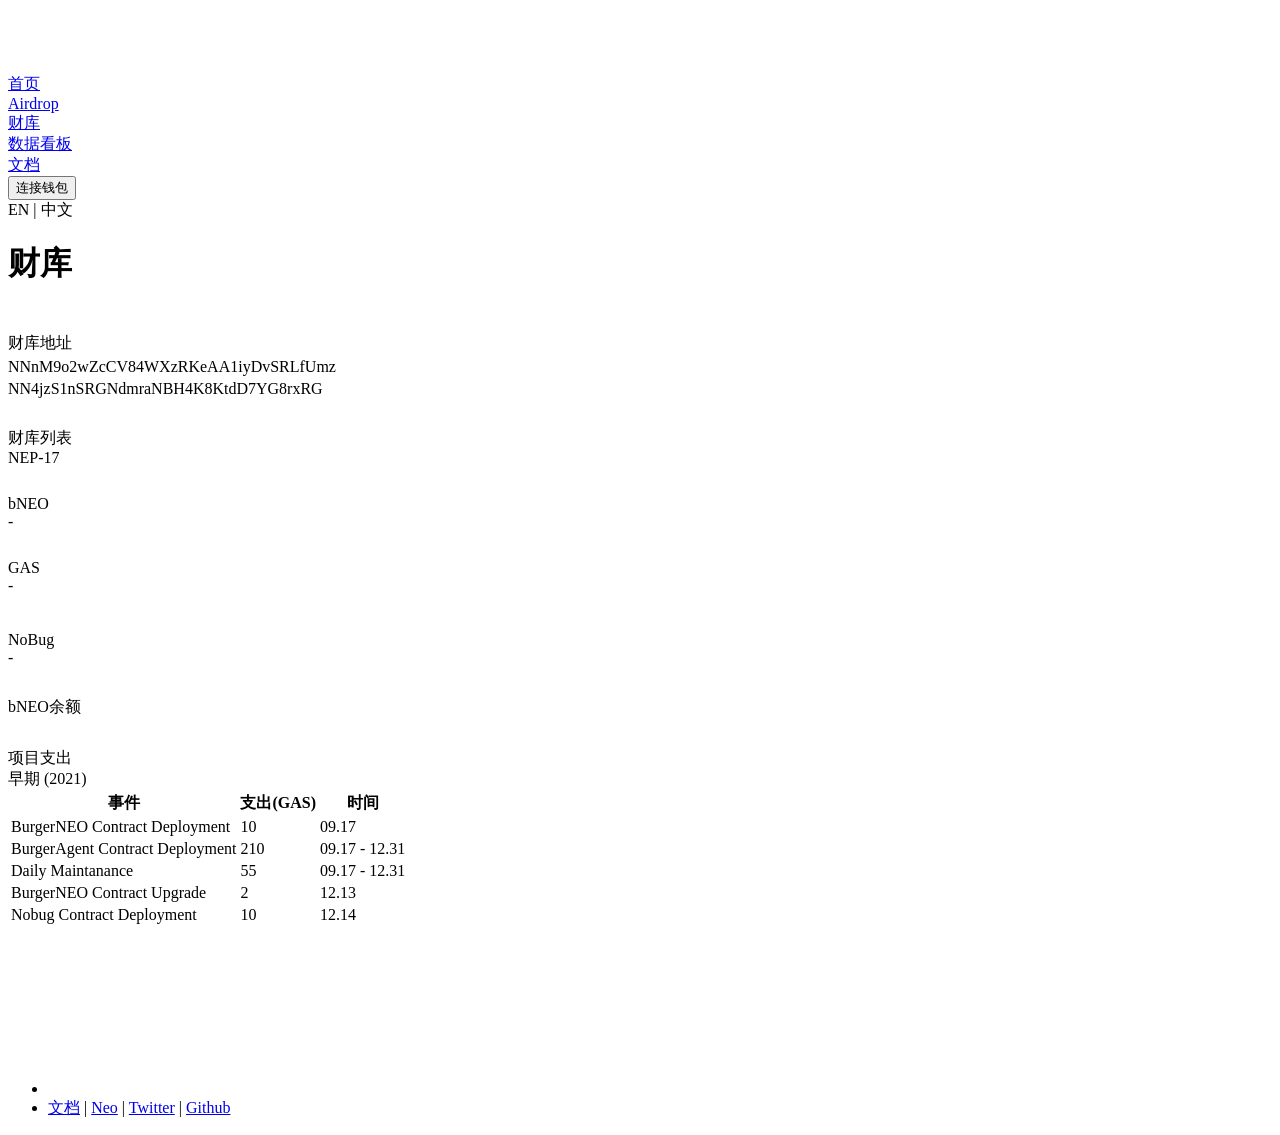
<file: zh/treasury/index.html>
<!DOCTYPE html><html><head><meta charSet="utf-8"/><title>NeoBurger</title><meta content="width=device-width, initial-scale=1.0, maximum-scale=1.0, user-scalable=0;" name="viewport"/><meta name="description" content="NeoBurger"/><link rel="shortcut icon" type="image/x-icon" href="/favicon.ico"/><meta name="next-head-count" content="5"/><link rel="preload" href="https://neoburger.io/_next/static/css/35cfaad9db6063da8b2a.css" as="style"/><link rel="stylesheet" href="https://neoburger.io/_next/static/css/35cfaad9db6063da8b2a.css" data-n-g=""/><link rel="preload" href="https://neoburger.io/_next/static/css/d4fca43f70f5f7494ada.css" as="style"/><link rel="stylesheet" href="https://neoburger.io/_next/static/css/d4fca43f70f5f7494ada.css" data-n-p=""/><noscript data-n-css=""></noscript><script defer="" nomodule="" src="https://neoburger.io/_next/static/chunks/polyfills-a40ef1678bae11e696dba45124eadd70.js"></script><script src="https://neoburger.io/_next/static/chunks/webpack-c3a61757f474b2a69ef4.js" defer=""></script><script src="https://neoburger.io/_next/static/chunks/framework-895f067827ebe11ffe45.js" defer=""></script><script src="https://neoburger.io/_next/static/chunks/main-3471f9e78cb3bb918a47.js" defer=""></script><script src="https://neoburger.io/_next/static/chunks/pages/_app-1772c39e324d71a3e7b8.js" defer=""></script><script src="https://neoburger.io/_next/static/chunks/57b53b02-f721454a9f1198e7f1e2.js" defer=""></script><script src="https://neoburger.io/_next/static/chunks/794-f8baca9fb721b2469a51.js" defer=""></script><script src="https://neoburger.io/_next/static/chunks/764-ab43ce83a44483c339f7.js" defer=""></script><script src="https://neoburger.io/_next/static/chunks/342-60608ad65075e4fdbf88.js" defer=""></script><script src="https://neoburger.io/_next/static/chunks/538-4649e16b5a68e8a712a3.js" defer=""></script><script src="https://neoburger.io/_next/static/chunks/pages/%5Blang%5D/treasury-d70e1deb0f6baecd3ae7.js" defer=""></script><script src="https://neoburger.io/_next/static/zRfd36V06G6QenKFFphNH/_buildManifest.js" defer=""></script><script src="https://neoburger.io/_next/static/zRfd36V06G6QenKFFphNH/_ssgManifest.js" defer=""></script></head><body><div id="__next"><header class="Header_pc_header__Py6iO Header_pc_black__3ElZG Header_pc_boxShadow__1HzpK"><div class="Header_pc_headerContent__3dXiw"><div class="Header_pc_mNeoburgerLogo__23XE2"><div style="display:inline-block;max-width:100%;overflow:hidden;position:relative;box-sizing:border-box;margin:0"><div style="box-sizing:border-box;display:block;max-width:100%"><img style="max-width:100%;display:block;margin:0;border:none;padding:0" alt="" aria-hidden="true" src="[data-uri]"/></div><img alt="NeoBurger Logo" src="[data-uri]" decoding="async" data-nimg="intrinsic" style="position:absolute;top:0;left:0;bottom:0;right:0;box-sizing:border-box;padding:0;border:none;margin:auto;display:block;width:0;height:0;min-width:100%;max-width:100%;min-height:100%;max-height:100%"/><noscript><img alt="NeoBurger Logo" srcSet="https://neoburger.io/_next/static/image/resources/images/neo-burger-logo-black.c0019dd0df98ad5b74f79d45b05e07a8.svg?auto=format&amp;fit=max&amp;w=48 1x, https://neoburger.io/_next/static/image/resources/images/neo-burger-logo-black.c0019dd0df98ad5b74f79d45b05e07a8.svg?auto=format&amp;fit=max&amp;w=96 2x" src="https://neoburger.io/_next/static/image/resources/images/neo-burger-logo-black.c0019dd0df98ad5b74f79d45b05e07a8.svg?auto=format&amp;fit=max&amp;w=96" decoding="async" data-nimg="intrinsic" style="position:absolute;top:0;left:0;bottom:0;right:0;box-sizing:border-box;padding:0;border:none;margin:auto;display:block;width:0;height:0;min-width:100%;max-width:100%;min-height:100%;max-height:100%" loading="lazy"/></noscript></div></div><div class="Header_pc_menu__2Pplk"><div style="display:inline-block;max-width:100%;overflow:hidden;position:relative;box-sizing:border-box;margin:0"><div style="box-sizing:border-box;display:block;max-width:100%"><img style="max-width:100%;display:block;margin:0;border:none;padding:0" alt="" aria-hidden="true" src="[data-uri]"/></div><img alt="menu" src="[data-uri]" decoding="async" data-nimg="intrinsic" style="position:absolute;top:0;left:0;bottom:0;right:0;box-sizing:border-box;padding:0;border:none;margin:auto;display:block;width:0;height:0;min-width:100%;max-width:100%;min-height:100%;max-height:100%"/><noscript><img alt="menu" srcSet="https://neoburger.io/_next/static/image/resources/images/menu-dark.b105521435137a4202a46af4b140430a.svg?auto=format&amp;fit=max&amp;w=32 1x, https://neoburger.io/_next/static/image/resources/images/menu-dark.b105521435137a4202a46af4b140430a.svg?auto=format&amp;fit=max&amp;w=48 2x" src="https://neoburger.io/_next/static/image/resources/images/menu-dark.b105521435137a4202a46af4b140430a.svg?auto=format&amp;fit=max&amp;w=48" decoding="async" data-nimg="intrinsic" style="position:absolute;top:0;left:0;bottom:0;right:0;box-sizing:border-box;padding:0;border:none;margin:auto;display:block;width:0;height:0;min-width:100%;max-width:100%;min-height:100%;max-height:100%" loading="lazy"/></noscript></div></div><div class="Header_pc_headerLink__U05C_"><a class="Header_pc_linkFont__MiZ52 " href="/zh/home/">首页</a></div><div class="Header_pc_pageLink__3L1ey"><a class="Header_pc_linkFont__MiZ52 " href="/zh/airdrop/">Airdrop</a></div><div class="Header_pc_pageLink__3L1ey"><a class="Header_pc_linkFont__MiZ52 Header_pc_bolder__2wyrQ" href="/zh/treasury/">财库</a></div><div class="Header_pc_pageLink__3L1ey"><a class="Header_pc_linkFont__MiZ52 " href="/zh/dashboard/">数据看板</a></div><div class="Header_pc_pageLink__3L1ey"><a class="Header_pc_linkFont__MiZ52" target="_blank" rel="noreferrer" href="https://neoburger.github.io/">文档</a></div><div class="Wallet_walletWrapper__2rIi0 Header_pc_walletBtn__1jdRY undefined"><button class="Wallet_connectBtn__3wuZI  Wallet_blackBtn__28NCf"><span>连接钱包</span></button></div><div class="Header_pc_languageSwitch__2oPO3"><a class="Header_pc_languageBtn__30M0n false">EN</a><span> | </span><a class="Header_pc_languageBtn__30M0n Header_pc_bolder__2wyrQ">中文</a></div></div></header><div class="Treasury_treasuryContainer__2KF_j"><h1 class="Treasury_treasuryTitle__26UJF">财库</h1><div class="Treasury_popBg__3lmJO"><div class="Treasury_flex__oHNJO"><div style="display:inline-block;max-width:100%;overflow:hidden;position:relative;box-sizing:border-box;margin:0"><div style="box-sizing:border-box;display:block;max-width:100%"><img style="max-width:100%;display:block;margin:0;border:none;padding:0" alt="" aria-hidden="true" src="[data-uri]"/></div><img alt="addressIcon" src="[data-uri]" decoding="async" data-nimg="intrinsic" style="position:absolute;top:0;left:0;bottom:0;right:0;box-sizing:border-box;padding:0;border:none;margin:auto;display:block;width:0;height:0;min-width:100%;max-width:100%;min-height:100%;max-height:100%"/><noscript><img alt="addressIcon" srcSet="https://neoburger.io/_next/static/image/resources/images/address.f1295384a1c78d93083b84b9a5cf4eb3.svg?auto=format&amp;fit=max&amp;w=16 1x, https://neoburger.io/_next/static/image/resources/images/address.f1295384a1c78d93083b84b9a5cf4eb3.svg?auto=format&amp;fit=max&amp;w=32 2x" src="https://neoburger.io/_next/static/image/resources/images/address.f1295384a1c78d93083b84b9a5cf4eb3.svg?auto=format&amp;fit=max&amp;w=32" decoding="async" data-nimg="intrinsic" style="position:absolute;top:0;left:0;bottom:0;right:0;box-sizing:border-box;padding:0;border:none;margin:auto;display:block;width:0;height:0;min-width:100%;max-width:100%;min-height:100%;max-height:100%" loading="lazy"/></noscript></div><div class="Treasury_subTitle__26GA6">财库地址</div></div><div class="Treasury_flex__oHNJO Treasury_addressRow__3Q6em"><div class="Treasury_flex__oHNJO Treasury_whiteBg__3REBZ"><span class="Treasury_addrText__1cMXa">NNnM9o2wZcCV84WXzRKeAA1iyDvSRLfUmz</span><div style="display:inline-block;max-width:100%;overflow:hidden;position:relative;box-sizing:border-box;margin:0"><div style="box-sizing:border-box;display:block;max-width:100%"><img style="max-width:100%;display:block;margin:0;border:none;padding:0" alt="" aria-hidden="true" src="[data-uri]"/></div><img alt="copyIcon" src="[data-uri]" decoding="async" data-nimg="intrinsic" style="position:absolute;top:0;left:0;bottom:0;right:0;box-sizing:border-box;padding:0;border:none;margin:auto;display:block;width:0;height:0;min-width:100%;max-width:100%;min-height:100%;max-height:100%"/><noscript><img alt="copyIcon" srcSet="https://neoburger.io/_next/static/image/resources/images/copy-gray.923761be00c52b6c283f149c944a1161.svg?auto=format&amp;fit=max&amp;w=16 1x, https://neoburger.io/_next/static/image/resources/images/copy-gray.923761be00c52b6c283f149c944a1161.svg?auto=format&amp;fit=max&amp;w=32 2x" src="https://neoburger.io/_next/static/image/resources/images/copy-gray.923761be00c52b6c283f149c944a1161.svg?auto=format&amp;fit=max&amp;w=32" decoding="async" data-nimg="intrinsic" style="position:absolute;top:0;left:0;bottom:0;right:0;box-sizing:border-box;padding:0;border:none;margin:auto;display:block;width:0;height:0;min-width:100%;max-width:100%;min-height:100%;max-height:100%" loading="lazy"/></noscript></div></div><div class="Treasury_flex__oHNJO Treasury_whiteBg__3REBZ"><span class="Treasury_addrText__1cMXa">NN4jzS1nSRGNdmraNBH4K8KtdD7YG8rxRG</span><div style="display:inline-block;max-width:100%;overflow:hidden;position:relative;box-sizing:border-box;margin:0"><div style="box-sizing:border-box;display:block;max-width:100%"><img style="max-width:100%;display:block;margin:0;border:none;padding:0" alt="" aria-hidden="true" src="[data-uri]"/></div><img alt="copyIcon" src="[data-uri]" decoding="async" data-nimg="intrinsic" style="position:absolute;top:0;left:0;bottom:0;right:0;box-sizing:border-box;padding:0;border:none;margin:auto;display:block;width:0;height:0;min-width:100%;max-width:100%;min-height:100%;max-height:100%"/><noscript><img alt="copyIcon" srcSet="https://neoburger.io/_next/static/image/resources/images/copy-gray.923761be00c52b6c283f149c944a1161.svg?auto=format&amp;fit=max&amp;w=16 1x, https://neoburger.io/_next/static/image/resources/images/copy-gray.923761be00c52b6c283f149c944a1161.svg?auto=format&amp;fit=max&amp;w=32 2x" src="https://neoburger.io/_next/static/image/resources/images/copy-gray.923761be00c52b6c283f149c944a1161.svg?auto=format&amp;fit=max&amp;w=32" decoding="async" data-nimg="intrinsic" style="position:absolute;top:0;left:0;bottom:0;right:0;box-sizing:border-box;padding:0;border:none;margin:auto;display:block;width:0;height:0;min-width:100%;max-width:100%;min-height:100%;max-height:100%" loading="lazy"/></noscript></div></div></div></div><div class="Treasury_flex__oHNJO Treasury_stretch__1416D"><div class="Treasury_flexCol__1kuhP Treasury_popBg__3lmJO Treasury_treasuryList__3N62_"><div class="Treasury_flex__oHNJO"><div style="display:inline-block;max-width:100%;overflow:hidden;position:relative;box-sizing:border-box;margin:0"><div style="box-sizing:border-box;display:block;max-width:100%"><img style="max-width:100%;display:block;margin:0;border:none;padding:0" alt="" aria-hidden="true" src="[data-uri]"/></div><img alt="list" src="[data-uri]" decoding="async" data-nimg="intrinsic" style="position:absolute;top:0;left:0;bottom:0;right:0;box-sizing:border-box;padding:0;border:none;margin:auto;display:block;width:0;height:0;min-width:100%;max-width:100%;min-height:100%;max-height:100%"/><noscript><img alt="list" srcSet="https://neoburger.io/_next/static/image/resources/images/list.29de3fedea1d98654d6d223d47810cff.svg?auto=format&amp;fit=max&amp;w=32 1x, https://neoburger.io/_next/static/image/resources/images/list.29de3fedea1d98654d6d223d47810cff.svg?auto=format&amp;fit=max&amp;w=48 2x" src="https://neoburger.io/_next/static/image/resources/images/list.29de3fedea1d98654d6d223d47810cff.svg?auto=format&amp;fit=max&amp;w=48" decoding="async" data-nimg="intrinsic" style="position:absolute;top:0;left:0;bottom:0;right:0;box-sizing:border-box;padding:0;border:none;margin:auto;display:block;width:0;height:0;min-width:100%;max-width:100%;min-height:100%;max-height:100%" loading="lazy"/></noscript></div><div class="Treasury_subTitle__26GA6">财库列表</div></div><div class="Treasury_brownBg__3Q5Dk"><div class="Treasury_subSubTitle__2wyof">NEP-17</div><div class="Treasury_flex__oHNJO Treasury_whiteBg2__1aybl"><div style="display:inline-block;max-width:100%;overflow:hidden;position:relative;box-sizing:border-box;margin:0"><div style="box-sizing:border-box;display:block;max-width:100%"><img style="max-width:100%;display:block;margin:0;border:none;padding:0" alt="" aria-hidden="true" src="[data-uri]"/></div><img alt="bneoLogo" src="[data-uri]" decoding="async" data-nimg="intrinsic" class="Treasury_assetLogo__2EeA9" style="position:absolute;top:0;left:0;bottom:0;right:0;box-sizing:border-box;padding:0;border:none;margin:auto;display:block;width:0;height:0;min-width:100%;max-width:100%;min-height:100%;max-height:100%"/><noscript><img alt="bneoLogo" srcSet="https://neoburger.io/_next/static/image/resources/images/bneo-logo.0ff49d5dfef9606b1ec24a0bfb76ced0.svg?auto=format&amp;fit=max&amp;w=32 1x, https://neoburger.io/_next/static/image/resources/images/bneo-logo.0ff49d5dfef9606b1ec24a0bfb76ced0.svg?auto=format&amp;fit=max&amp;w=48 2x" src="https://neoburger.io/_next/static/image/resources/images/bneo-logo.0ff49d5dfef9606b1ec24a0bfb76ced0.svg?auto=format&amp;fit=max&amp;w=48" decoding="async" data-nimg="intrinsic" style="position:absolute;top:0;left:0;bottom:0;right:0;box-sizing:border-box;padding:0;border:none;margin:auto;display:block;width:0;height:0;min-width:100%;max-width:100%;min-height:100%;max-height:100%" class="Treasury_assetLogo__2EeA9" loading="lazy"/></noscript></div><div class="Treasury_assetName__156cb">bNEO</div><div class="Treasury_assetAmount__fuepK">-</div></div><div class="Treasury_flex__oHNJO Treasury_whiteBg2__1aybl"><div style="display:inline-block;max-width:100%;overflow:hidden;position:relative;box-sizing:border-box;margin:0"><div style="box-sizing:border-box;display:block;max-width:100%"><img style="max-width:100%;display:block;margin:0;border:none;padding:0" alt="" aria-hidden="true" src="[data-uri]"/></div><img alt="gasLogo" src="[data-uri]" decoding="async" data-nimg="intrinsic" class="Treasury_assetLogo__2EeA9" style="position:absolute;top:0;left:0;bottom:0;right:0;box-sizing:border-box;padding:0;border:none;margin:auto;display:block;width:0;height:0;min-width:100%;max-width:100%;min-height:100%;max-height:100%"/><noscript><img alt="gasLogo" srcSet="https://neoburger.io/_next/static/image/resources/images/gas-logo.da573c51be5cd0519b4d03ffb9e4e423.svg?auto=format&amp;fit=max&amp;w=32 1x, https://neoburger.io/_next/static/image/resources/images/gas-logo.da573c51be5cd0519b4d03ffb9e4e423.svg?auto=format&amp;fit=max&amp;w=48 2x" src="https://neoburger.io/_next/static/image/resources/images/gas-logo.da573c51be5cd0519b4d03ffb9e4e423.svg?auto=format&amp;fit=max&amp;w=48" decoding="async" data-nimg="intrinsic" style="position:absolute;top:0;left:0;bottom:0;right:0;box-sizing:border-box;padding:0;border:none;margin:auto;display:block;width:0;height:0;min-width:100%;max-width:100%;min-height:100%;max-height:100%" class="Treasury_assetLogo__2EeA9" loading="lazy"/></noscript></div><div class="Treasury_assetName__156cb">GAS</div><div class="Treasury_assetAmount__fuepK">-</div></div><div class="Treasury_flex__oHNJO Treasury_whiteBg2__1aybl"><div style="display:inline-block;max-width:100%;overflow:hidden;position:relative;box-sizing:border-box;margin:0"><div style="box-sizing:border-box;display:block;max-width:100%"><img style="max-width:100%;display:block;margin:0;border:none;padding:0" alt="" aria-hidden="true" src="[data-uri]"/></div><img alt="nbLogo" src="[data-uri]" decoding="async" data-nimg="intrinsic" class="Treasury_assetLogo__2EeA9" style="position:absolute;top:0;left:0;bottom:0;right:0;box-sizing:border-box;padding:0;border:none;margin:auto;display:block;width:0;height:0;min-width:100%;max-width:100%;min-height:100%;max-height:100%"/><noscript><img alt="nbLogo" srcSet="https://neoburger.io/_next/static/image/resources/images/nbLogo.de38e86ac7a157642b422728c40aa9c5.svg?auto=format&amp;fit=max&amp;w=32 1x, https://neoburger.io/_next/static/image/resources/images/nbLogo.de38e86ac7a157642b422728c40aa9c5.svg?auto=format&amp;fit=max&amp;w=64 2x" src="https://neoburger.io/_next/static/image/resources/images/nbLogo.de38e86ac7a157642b422728c40aa9c5.svg?auto=format&amp;fit=max&amp;w=64" decoding="async" data-nimg="intrinsic" style="position:absolute;top:0;left:0;bottom:0;right:0;box-sizing:border-box;padding:0;border:none;margin:auto;display:block;width:0;height:0;min-width:100%;max-width:100%;min-height:100%;max-height:100%" class="Treasury_assetLogo__2EeA9" loading="lazy"/></noscript></div><div class="Treasury_assetName__156cb">NoBug</div><div class="Treasury_assetAmount__fuepK">-</div></div></div></div><div class="Treasury_popBg__3lmJO Treasury_chat__1OHEA"><div class="Treasury_flex__oHNJO"><div style="display:inline-block;max-width:100%;overflow:hidden;position:relative;box-sizing:border-box;margin:0"><div style="box-sizing:border-box;display:block;max-width:100%"><img style="max-width:100%;display:block;margin:0;border:none;padding:0" alt="" aria-hidden="true" src="[data-uri]"/></div><img alt="neoBalance" src="[data-uri]" decoding="async" data-nimg="intrinsic" style="position:absolute;top:0;left:0;bottom:0;right:0;box-sizing:border-box;padding:0;border:none;margin:auto;display:block;width:0;height:0;min-width:100%;max-width:100%;min-height:100%;max-height:100%"/><noscript><img alt="neoBalance" srcSet="https://neoburger.io/_next/static/image/resources/images/neo-balance.313b1cb47d39584e2fb1b851cb0f88ea.svg?auto=format&amp;fit=max&amp;w=32 1x, https://neoburger.io/_next/static/image/resources/images/neo-balance.313b1cb47d39584e2fb1b851cb0f88ea.svg?auto=format&amp;fit=max&amp;w=48 2x" src="https://neoburger.io/_next/static/image/resources/images/neo-balance.313b1cb47d39584e2fb1b851cb0f88ea.svg?auto=format&amp;fit=max&amp;w=48" decoding="async" data-nimg="intrinsic" style="position:absolute;top:0;left:0;bottom:0;right:0;box-sizing:border-box;padding:0;border:none;margin:auto;display:block;width:0;height:0;min-width:100%;max-width:100%;min-height:100%;max-height:100%" loading="lazy"/></noscript></div><div class="Treasury_subTitle__26GA6">bNEO余额</div></div><div class="BalanceChart_chartWrapper__alVKk"><div class="Treasury_balanceChatWrapper__1Gkaf"></div></div></div></div><div class="Treasury_popBg__3lmJO"><div class="Treasury_flex__oHNJO"><div style="display:inline-block;max-width:100%;overflow:hidden;position:relative;box-sizing:border-box;margin:0"><div style="box-sizing:border-box;display:block;max-width:100%"><img style="max-width:100%;display:block;margin:0;border:none;padding:0" alt="" aria-hidden="true" src="[data-uri]"/></div><img alt="cost" src="[data-uri]" decoding="async" data-nimg="intrinsic" style="position:absolute;top:0;left:0;bottom:0;right:0;box-sizing:border-box;padding:0;border:none;margin:auto;display:block;width:0;height:0;min-width:100%;max-width:100%;min-height:100%;max-height:100%"/><noscript><img alt="cost" srcSet="https://neoburger.io/_next/static/image/resources/images/cost.ab486c68c3f5bc27dba56d4ba23ec793.svg?auto=format&amp;fit=max&amp;w=32 1x, https://neoburger.io/_next/static/image/resources/images/cost.ab486c68c3f5bc27dba56d4ba23ec793.svg?auto=format&amp;fit=max&amp;w=64 2x" src="https://neoburger.io/_next/static/image/resources/images/cost.ab486c68c3f5bc27dba56d4ba23ec793.svg?auto=format&amp;fit=max&amp;w=64" decoding="async" data-nimg="intrinsic" style="position:absolute;top:0;left:0;bottom:0;right:0;box-sizing:border-box;padding:0;border:none;margin:auto;display:block;width:0;height:0;min-width:100%;max-width:100%;min-height:100%;max-height:100%" loading="lazy"/></noscript></div><div class="Treasury_subTitle__26GA6">项目支出</div><div class="Treasury_rightFlex__33MJk">早期<!-- --> (2021)</div></div><table class="Treasury_table__1M2El"><thead><tr class="Treasury_thead__31L7t"><th>事件</th><th>支出(GAS)</th><th>时间</th></tr></thead><tbody><tr class="Treasury_whiteBg3__2y210"><td>BurgerNEO Contract Deployment</td><td>10</td><td>09.17</td></tr><tr class="Treasury_whiteBg3__2y210"><td>BurgerAgent Contract Deployment</td><td>210</td><td>09.17 - 12.31</td></tr><tr class="Treasury_whiteBg3__2y210"><td>Daily Maintanance</td><td>55</td><td>09.17 - 12.31</td></tr><tr class="Treasury_whiteBg3__2y210"><td>BurgerNEO Contract Upgrade</td><td>2</td><td>12.13</td></tr><tr class="Treasury_whiteBg3__2y210"><td>Nobug Contract Deployment</td><td>10</td><td>12.14</td></tr></tbody></table></div></div><footer class="Footer_pc_footer__-FMRm"><nav><ul class="Footer_pc_footerMenu__2lUyk"><li class="Footer_pc_width24__38-vS"><div style="display:inline-block;max-width:100%;overflow:hidden;position:relative;box-sizing:border-box;margin:0"><div style="box-sizing:border-box;display:block;max-width:100%"><img style="max-width:100%;display:block;margin:0;border:none;padding:0" alt="" aria-hidden="true" src="[data-uri]"/></div><img alt="neo burger dark" src="[data-uri]" decoding="async" data-nimg="intrinsic" style="position:absolute;top:0;left:0;bottom:0;right:0;box-sizing:border-box;padding:0;border:none;margin:auto;display:block;width:0;height:0;min-width:100%;max-width:100%;min-height:100%;max-height:100%"/><noscript><img alt="neo burger dark" srcSet="https://neoburger.io/_next/static/image/resources/images/neo-burger-dark.1c1b4cbebefac221271eca5b6c2d0d68.svg?auto=format&amp;fit=max&amp;w=256 1x, https://neoburger.io/_next/static/image/resources/images/neo-burger-dark.1c1b4cbebefac221271eca5b6c2d0d68.svg?auto=format&amp;fit=max&amp;w=384 2x" src="https://neoburger.io/_next/static/image/resources/images/neo-burger-dark.1c1b4cbebefac221271eca5b6c2d0d68.svg?auto=format&amp;fit=max&amp;w=384" decoding="async" data-nimg="intrinsic" style="position:absolute;top:0;left:0;bottom:0;right:0;box-sizing:border-box;padding:0;border:none;margin:auto;display:block;width:0;height:0;min-width:100%;max-width:100%;min-height:100%;max-height:100%" loading="lazy"/></noscript></div></li><li><a href="https://neoburger.github.io/" class="Footer_pc_footerText__1cET2 Footer_pc_hideInPC__3Tv35">文档</a><span class="Footer_pc_divider__1HMNu Footer_pc_hideInPC__3Tv35"> | </span><a href="https://neo.org/" class="Footer_pc_footerText__1cET2">Neo</a><span class="Footer_pc_divider__1HMNu"> | </span><a href="https://twitter.com/NeoBurger_io" class="Footer_pc_footerText__1cET2">Twitter</a><span class="Footer_pc_divider__1HMNu"> | </span><a href="https://github.com/neoburger" class="Footer_pc_footerText__1cET2">Github</a></li></ul></nav></footer></div><script id="__NEXT_DATA__" type="application/json">{"props":{"pageProps":{"language":"zh"},"__N_SSG":true},"page":"/[lang]/treasury","query":{"lang":"zh"},"buildId":"zRfd36V06G6QenKFFphNH","assetPrefix":"https://neoburger.io","isFallback":false,"gsp":true,"scriptLoader":[]}</script></body></html>
</file>
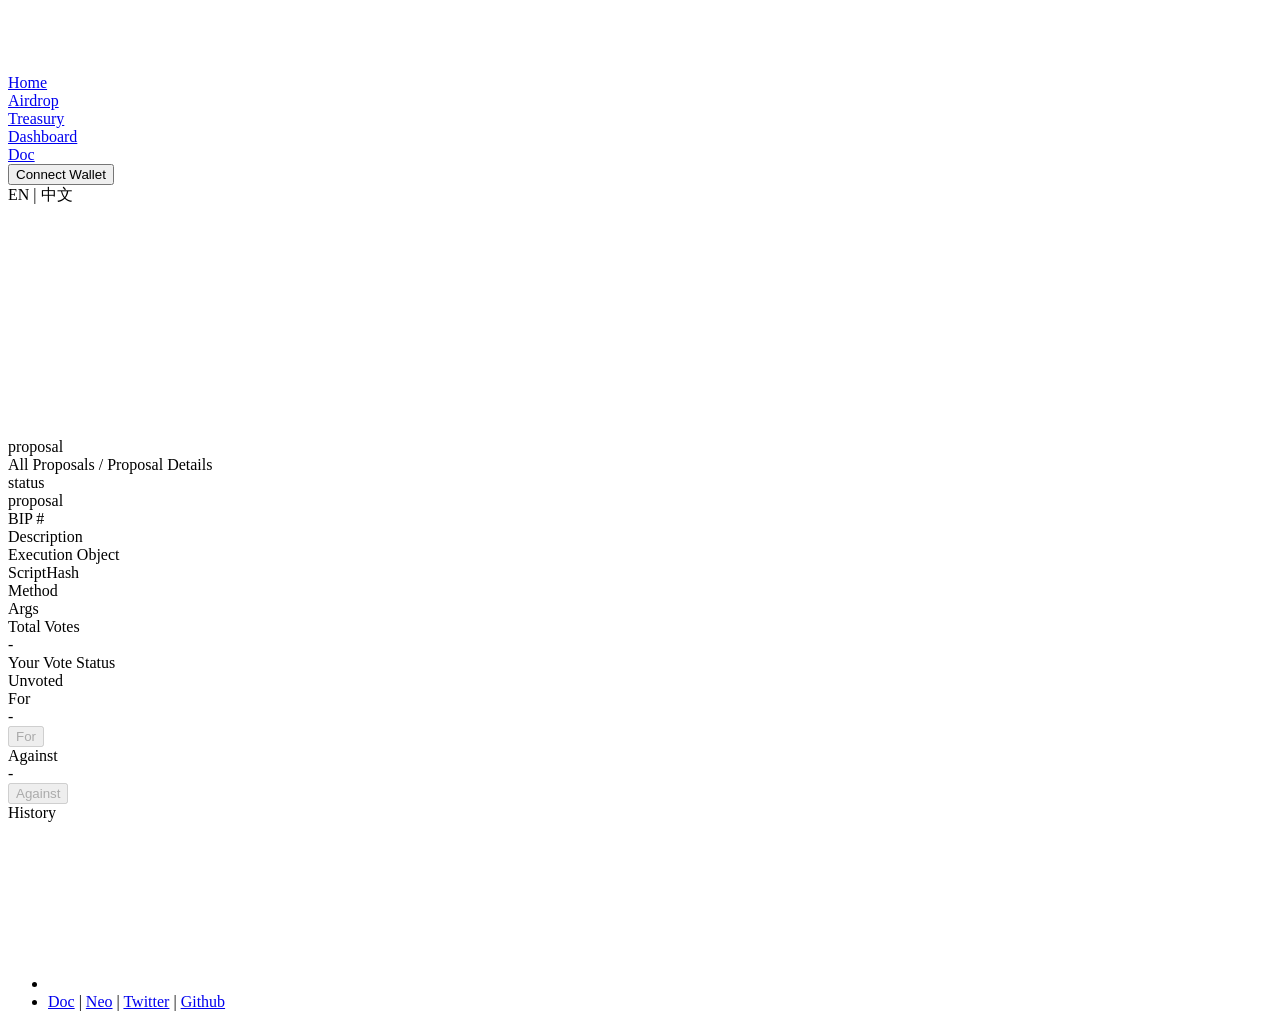
<file: en/governance/detail/index.html>
<!DOCTYPE html><html><head><meta charSet="utf-8"/><title>NeoBurger</title><meta content="width=device-width, initial-scale=1.0, maximum-scale=1.0, user-scalable=0;" name="viewport"/><meta name="description" content="NeoBurger"/><link rel="shortcut icon" type="image/x-icon" href="/favicon.ico"/><meta name="next-head-count" content="5"/><link rel="preload" href="https://neoburger.io/_next/static/css/35cfaad9db6063da8b2a.css" as="style"/><link rel="stylesheet" href="https://neoburger.io/_next/static/css/35cfaad9db6063da8b2a.css" data-n-g=""/><link rel="preload" href="https://neoburger.io/_next/static/css/84438df3a47f63d393b1.css" as="style"/><link rel="stylesheet" href="https://neoburger.io/_next/static/css/84438df3a47f63d393b1.css" data-n-p=""/><noscript data-n-css=""></noscript><script defer="" nomodule="" src="https://neoburger.io/_next/static/chunks/polyfills-a40ef1678bae11e696dba45124eadd70.js"></script><script src="https://neoburger.io/_next/static/chunks/webpack-c3a61757f474b2a69ef4.js" defer=""></script><script src="https://neoburger.io/_next/static/chunks/framework-895f067827ebe11ffe45.js" defer=""></script><script src="https://neoburger.io/_next/static/chunks/main-3471f9e78cb3bb918a47.js" defer=""></script><script src="https://neoburger.io/_next/static/chunks/pages/_app-1772c39e324d71a3e7b8.js" defer=""></script><script src="https://neoburger.io/_next/static/chunks/57b53b02-f721454a9f1198e7f1e2.js" defer=""></script><script src="https://neoburger.io/_next/static/chunks/794-f8baca9fb721b2469a51.js" defer=""></script><script src="https://neoburger.io/_next/static/chunks/538-4649e16b5a68e8a712a3.js" defer=""></script><script src="https://neoburger.io/_next/static/chunks/905-81c11d5777b3449202fb.js" defer=""></script><script src="https://neoburger.io/_next/static/chunks/pages/%5Blang%5D/governance/detail-8310f6bebd6cfd62743b.js" defer=""></script><script src="https://neoburger.io/_next/static/zRfd36V06G6QenKFFphNH/_buildManifest.js" defer=""></script><script src="https://neoburger.io/_next/static/zRfd36V06G6QenKFFphNH/_ssgManifest.js" defer=""></script></head><body><div id="__next"><header class="Header_pc_header__Py6iO Header_pc_black__3ElZG Header_pc_boxShadow__1HzpK"><div class="Header_pc_headerContent__3dXiw"><div class="Header_pc_mNeoburgerLogo__23XE2"><div style="display:inline-block;max-width:100%;overflow:hidden;position:relative;box-sizing:border-box;margin:0"><div style="box-sizing:border-box;display:block;max-width:100%"><img style="max-width:100%;display:block;margin:0;border:none;padding:0" alt="" aria-hidden="true" src="[data-uri]"/></div><img alt="NeoBurger Logo" src="[data-uri]" decoding="async" data-nimg="intrinsic" style="position:absolute;top:0;left:0;bottom:0;right:0;box-sizing:border-box;padding:0;border:none;margin:auto;display:block;width:0;height:0;min-width:100%;max-width:100%;min-height:100%;max-height:100%"/><noscript><img alt="NeoBurger Logo" srcSet="https://neoburger.io/_next/static/image/resources/images/neo-burger-logo-black.c0019dd0df98ad5b74f79d45b05e07a8.svg?auto=format&amp;fit=max&amp;w=48 1x, https://neoburger.io/_next/static/image/resources/images/neo-burger-logo-black.c0019dd0df98ad5b74f79d45b05e07a8.svg?auto=format&amp;fit=max&amp;w=96 2x" src="https://neoburger.io/_next/static/image/resources/images/neo-burger-logo-black.c0019dd0df98ad5b74f79d45b05e07a8.svg?auto=format&amp;fit=max&amp;w=96" decoding="async" data-nimg="intrinsic" style="position:absolute;top:0;left:0;bottom:0;right:0;box-sizing:border-box;padding:0;border:none;margin:auto;display:block;width:0;height:0;min-width:100%;max-width:100%;min-height:100%;max-height:100%" loading="lazy"/></noscript></div></div><div class="Header_pc_menu__2Pplk"><div style="display:inline-block;max-width:100%;overflow:hidden;position:relative;box-sizing:border-box;margin:0"><div style="box-sizing:border-box;display:block;max-width:100%"><img style="max-width:100%;display:block;margin:0;border:none;padding:0" alt="" aria-hidden="true" src="[data-uri]"/></div><img alt="menu" src="[data-uri]" decoding="async" data-nimg="intrinsic" style="position:absolute;top:0;left:0;bottom:0;right:0;box-sizing:border-box;padding:0;border:none;margin:auto;display:block;width:0;height:0;min-width:100%;max-width:100%;min-height:100%;max-height:100%"/><noscript><img alt="menu" srcSet="https://neoburger.io/_next/static/image/resources/images/menu-dark.b105521435137a4202a46af4b140430a.svg?auto=format&amp;fit=max&amp;w=32 1x, https://neoburger.io/_next/static/image/resources/images/menu-dark.b105521435137a4202a46af4b140430a.svg?auto=format&amp;fit=max&amp;w=48 2x" src="https://neoburger.io/_next/static/image/resources/images/menu-dark.b105521435137a4202a46af4b140430a.svg?auto=format&amp;fit=max&amp;w=48" decoding="async" data-nimg="intrinsic" style="position:absolute;top:0;left:0;bottom:0;right:0;box-sizing:border-box;padding:0;border:none;margin:auto;display:block;width:0;height:0;min-width:100%;max-width:100%;min-height:100%;max-height:100%" loading="lazy"/></noscript></div></div><div class="Header_pc_headerLink__U05C_"><a class="Header_pc_linkFont__MiZ52 " href="/en/home/">Home</a></div><div class="Header_pc_pageLink__3L1ey"><a class="Header_pc_linkFont__MiZ52 " href="/en/airdrop/">Airdrop</a></div><div class="Header_pc_pageLink__3L1ey"><a class="Header_pc_linkFont__MiZ52 " href="/en/treasury/">Treasury</a></div><div class="Header_pc_pageLink__3L1ey"><a class="Header_pc_linkFont__MiZ52 " href="/en/dashboard/">Dashboard</a></div><div class="Header_pc_pageLink__3L1ey"><a class="Header_pc_linkFont__MiZ52" target="_blank" rel="noreferrer" href="https://neoburger.github.io/">Doc</a></div><div class="Wallet_walletWrapper__2rIi0 Header_pc_walletBtn__1jdRY undefined"><button class="Wallet_connectBtn__3wuZI  Wallet_blackBtn__28NCf"><span>Connect Wallet</span></button></div><div class="Header_pc_languageSwitch__2oPO3"><a class="Header_pc_languageBtn__30M0n Header_pc_bolder__2wyrQ">EN</a><span> | </span><a class="Header_pc_languageBtn__30M0n false">中文</a></div></div></header><div class="Detail_wrapper__2VFaO"><div class="Detail_proposalWrapper__2FDER"><div style="display:inline-block;max-width:100%;overflow:hidden;position:relative;box-sizing:border-box;margin:0"><div style="box-sizing:border-box;display:block;max-width:100%"><img style="max-width:100%;display:block;margin:0;border:none;padding:0" alt="" aria-hidden="true" src="[data-uri]"/></div><img alt="proposalBg" src="[data-uri]" decoding="async" data-nimg="intrinsic" class="Detail_proposalBgIcon__1mUXP" style="position:absolute;top:0;left:0;bottom:0;right:0;box-sizing:border-box;padding:0;border:none;margin:auto;display:block;width:0;height:0;min-width:100%;max-width:100%;min-height:100%;max-height:100%"/><noscript><img alt="proposalBg" srcSet="https://neoburger.io/_next/static/image/resources/images/proposal-bg.9b917fbb27c780e62985aa7754887b89.svg?auto=format&amp;fit=max&amp;w=256 1x, https://neoburger.io/_next/static/image/resources/images/proposal-bg.9b917fbb27c780e62985aa7754887b89.svg?auto=format&amp;fit=max&amp;w=640 2x" src="https://neoburger.io/_next/static/image/resources/images/proposal-bg.9b917fbb27c780e62985aa7754887b89.svg?auto=format&amp;fit=max&amp;w=640" decoding="async" data-nimg="intrinsic" style="position:absolute;top:0;left:0;bottom:0;right:0;box-sizing:border-box;padding:0;border:none;margin:auto;display:block;width:0;height:0;min-width:100%;max-width:100%;min-height:100%;max-height:100%" class="Detail_proposalBgIcon__1mUXP" loading="lazy"/></noscript></div><div class="Detail_title__2axVX">proposal</div><div class="Detail_breadCrumbs__1VF69"><a class="Detail_jumpText__PCdTF">All Proposals</a><span> / </span><span class="Detail_deepen__19A5x">Proposal Details</span></div><div class="Detail_proposalTitle__1-Yb_"></div><div class="Detail_bottomWrapper__2Pncy"><div class="Detail_leftWrapper__2uP7p"><div class="Detail_leftItemWrapper__89z2d"><div class="Detail_itemLine__Sv5Mc"><div>status</div><div class="Detail_executed__3NJWQ"></div></div><div class="Detail_itemLine__Sv5Mc"><div>proposal</div><div>BIP #</div></div><div class="Detail_itemLine__Sv5Mc"><div>Description</div><div></div></div></div><div class="Detail_leftItemWrapper__89z2d"><div class="Detail_itemLine2__1KXvU">Execution Object</div><div class="Detail_itemLine__Sv5Mc"><div>ScriptHash</div><div class="Detail_exeValue__3RFwG"></div></div><div class="Detail_itemLine__Sv5Mc"><div>Method</div><div class="Detail_exeValue__3RFwG"></div></div><div class="Detail_itemLine__Sv5Mc"><div>Args</div></div></div></div><div class="Detail_rightWrapper__2cBz3"><div class="Detail_rightItemWrapper__1Iedd"><div class="Detail_itemLineRight__1yoEy"><div>Total Votes</div><div>-</div></div><div class="Detail_itemLineRight__1yoEy"><div>Your Vote Status</div><div class="Detail_unvoted__3-4-J">Unvoted</div></div><div class="Detail_proposalItemWrapper__mTaWZ"><div class="Detail_vsWrapper__t5ucz"><div class="Detail_flex__2tfLz"><div>For</div><div>-</div></div><div class="Detail_proposalItemVoteVsGray__As7wU"><div class="Detail_proposalItemVoteForYellow__1WhzV" style="width:undefined%"></div></div></div><button class="Detail_forBtn__UWV6g Detail_disabled__1n22l" disabled=""><span>For</span></button></div><div class="Detail_proposalItemWrapper__mTaWZ"><div class="Detail_vsWrapper__t5ucz"><div class="Detail_flex__2tfLz"><div>Against</div><div>-</div></div><div class="Detail_proposalItemVoteVsGray__As7wU"><div class="Detail_proposalItemVoteForPurple__2l8wU" style="width:undefined%"></div></div></div><button class="Detail_againstBtn__2VMZs Detail_disabled__1n22l" disabled=""><span>Against</span></button></div></div><div class="Detail_rightBottomItemWrapper__1VKGZ"><div>History</div></div></div></div></div></div><footer class="Footer_pc_footer__-FMRm"><nav><ul class="Footer_pc_footerMenu__2lUyk"><li class="Footer_pc_width24__38-vS"><div style="display:inline-block;max-width:100%;overflow:hidden;position:relative;box-sizing:border-box;margin:0"><div style="box-sizing:border-box;display:block;max-width:100%"><img style="max-width:100%;display:block;margin:0;border:none;padding:0" alt="" aria-hidden="true" src="[data-uri]"/></div><img alt="neo burger dark" src="[data-uri]" decoding="async" data-nimg="intrinsic" style="position:absolute;top:0;left:0;bottom:0;right:0;box-sizing:border-box;padding:0;border:none;margin:auto;display:block;width:0;height:0;min-width:100%;max-width:100%;min-height:100%;max-height:100%"/><noscript><img alt="neo burger dark" srcSet="https://neoburger.io/_next/static/image/resources/images/neo-burger-dark.1c1b4cbebefac221271eca5b6c2d0d68.svg?auto=format&amp;fit=max&amp;w=256 1x, https://neoburger.io/_next/static/image/resources/images/neo-burger-dark.1c1b4cbebefac221271eca5b6c2d0d68.svg?auto=format&amp;fit=max&amp;w=384 2x" src="https://neoburger.io/_next/static/image/resources/images/neo-burger-dark.1c1b4cbebefac221271eca5b6c2d0d68.svg?auto=format&amp;fit=max&amp;w=384" decoding="async" data-nimg="intrinsic" style="position:absolute;top:0;left:0;bottom:0;right:0;box-sizing:border-box;padding:0;border:none;margin:auto;display:block;width:0;height:0;min-width:100%;max-width:100%;min-height:100%;max-height:100%" loading="lazy"/></noscript></div></li><li><a href="https://neoburger.github.io/" class="Footer_pc_footerText__1cET2 Footer_pc_hideInPC__3Tv35">Doc</a><span class="Footer_pc_divider__1HMNu Footer_pc_hideInPC__3Tv35"> | </span><a href="https://neo.org/" class="Footer_pc_footerText__1cET2">Neo</a><span class="Footer_pc_divider__1HMNu"> | </span><a href="https://twitter.com/NeoBurger_io" class="Footer_pc_footerText__1cET2">Twitter</a><span class="Footer_pc_divider__1HMNu"> | </span><a href="https://github.com/neoburger" class="Footer_pc_footerText__1cET2">Github</a></li></ul></nav></footer></div><script id="__NEXT_DATA__" type="application/json">{"props":{"pageProps":{"language":"en"},"__N_SSG":true},"page":"/[lang]/governance/detail","query":{"lang":"en"},"buildId":"zRfd36V06G6QenKFFphNH","assetPrefix":"https://neoburger.io","isFallback":false,"gsp":true,"scriptLoader":[]}</script></body></html>
</file>
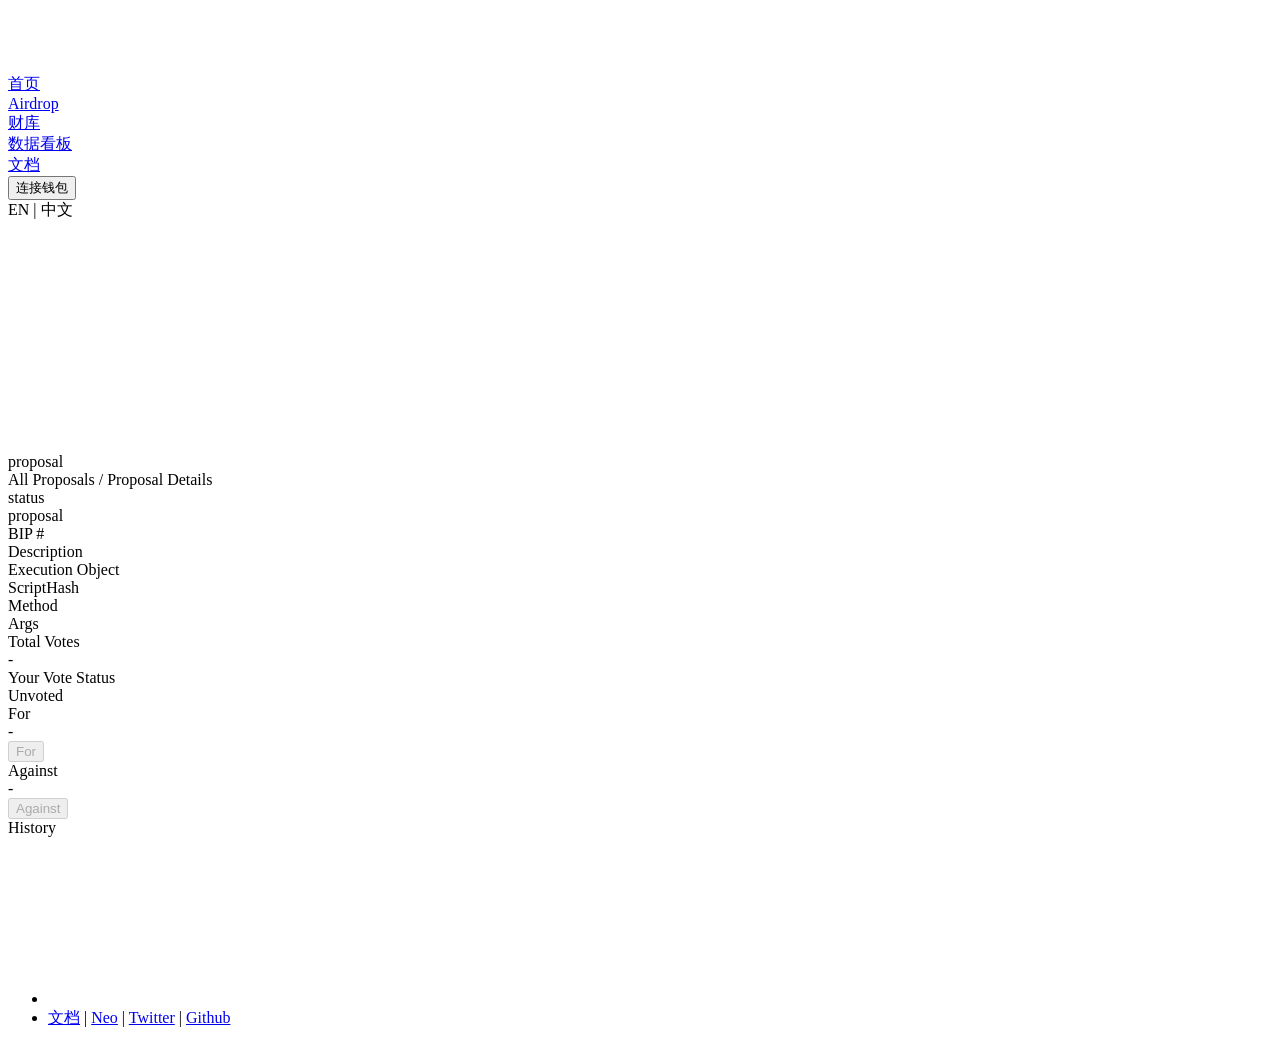
<file: zh/governance/detail/index.html>
<!DOCTYPE html><html><head><meta charSet="utf-8"/><title>NeoBurger</title><meta content="width=device-width, initial-scale=1.0, maximum-scale=1.0, user-scalable=0;" name="viewport"/><meta name="description" content="NeoBurger"/><link rel="shortcut icon" type="image/x-icon" href="/favicon.ico"/><meta name="next-head-count" content="5"/><link rel="preload" href="https://neoburger.io/_next/static/css/35cfaad9db6063da8b2a.css" as="style"/><link rel="stylesheet" href="https://neoburger.io/_next/static/css/35cfaad9db6063da8b2a.css" data-n-g=""/><link rel="preload" href="https://neoburger.io/_next/static/css/84438df3a47f63d393b1.css" as="style"/><link rel="stylesheet" href="https://neoburger.io/_next/static/css/84438df3a47f63d393b1.css" data-n-p=""/><noscript data-n-css=""></noscript><script defer="" nomodule="" src="https://neoburger.io/_next/static/chunks/polyfills-a40ef1678bae11e696dba45124eadd70.js"></script><script src="https://neoburger.io/_next/static/chunks/webpack-c3a61757f474b2a69ef4.js" defer=""></script><script src="https://neoburger.io/_next/static/chunks/framework-895f067827ebe11ffe45.js" defer=""></script><script src="https://neoburger.io/_next/static/chunks/main-3471f9e78cb3bb918a47.js" defer=""></script><script src="https://neoburger.io/_next/static/chunks/pages/_app-1772c39e324d71a3e7b8.js" defer=""></script><script src="https://neoburger.io/_next/static/chunks/57b53b02-f721454a9f1198e7f1e2.js" defer=""></script><script src="https://neoburger.io/_next/static/chunks/794-f8baca9fb721b2469a51.js" defer=""></script><script src="https://neoburger.io/_next/static/chunks/538-4649e16b5a68e8a712a3.js" defer=""></script><script src="https://neoburger.io/_next/static/chunks/905-81c11d5777b3449202fb.js" defer=""></script><script src="https://neoburger.io/_next/static/chunks/pages/%5Blang%5D/governance/detail-8310f6bebd6cfd62743b.js" defer=""></script><script src="https://neoburger.io/_next/static/zRfd36V06G6QenKFFphNH/_buildManifest.js" defer=""></script><script src="https://neoburger.io/_next/static/zRfd36V06G6QenKFFphNH/_ssgManifest.js" defer=""></script></head><body><div id="__next"><header class="Header_pc_header__Py6iO Header_pc_black__3ElZG Header_pc_boxShadow__1HzpK"><div class="Header_pc_headerContent__3dXiw"><div class="Header_pc_mNeoburgerLogo__23XE2"><div style="display:inline-block;max-width:100%;overflow:hidden;position:relative;box-sizing:border-box;margin:0"><div style="box-sizing:border-box;display:block;max-width:100%"><img style="max-width:100%;display:block;margin:0;border:none;padding:0" alt="" aria-hidden="true" src="[data-uri]"/></div><img alt="NeoBurger Logo" src="[data-uri]" decoding="async" data-nimg="intrinsic" style="position:absolute;top:0;left:0;bottom:0;right:0;box-sizing:border-box;padding:0;border:none;margin:auto;display:block;width:0;height:0;min-width:100%;max-width:100%;min-height:100%;max-height:100%"/><noscript><img alt="NeoBurger Logo" srcSet="https://neoburger.io/_next/static/image/resources/images/neo-burger-logo-black.c0019dd0df98ad5b74f79d45b05e07a8.svg?auto=format&amp;fit=max&amp;w=48 1x, https://neoburger.io/_next/static/image/resources/images/neo-burger-logo-black.c0019dd0df98ad5b74f79d45b05e07a8.svg?auto=format&amp;fit=max&amp;w=96 2x" src="https://neoburger.io/_next/static/image/resources/images/neo-burger-logo-black.c0019dd0df98ad5b74f79d45b05e07a8.svg?auto=format&amp;fit=max&amp;w=96" decoding="async" data-nimg="intrinsic" style="position:absolute;top:0;left:0;bottom:0;right:0;box-sizing:border-box;padding:0;border:none;margin:auto;display:block;width:0;height:0;min-width:100%;max-width:100%;min-height:100%;max-height:100%" loading="lazy"/></noscript></div></div><div class="Header_pc_menu__2Pplk"><div style="display:inline-block;max-width:100%;overflow:hidden;position:relative;box-sizing:border-box;margin:0"><div style="box-sizing:border-box;display:block;max-width:100%"><img style="max-width:100%;display:block;margin:0;border:none;padding:0" alt="" aria-hidden="true" src="[data-uri]"/></div><img alt="menu" src="[data-uri]" decoding="async" data-nimg="intrinsic" style="position:absolute;top:0;left:0;bottom:0;right:0;box-sizing:border-box;padding:0;border:none;margin:auto;display:block;width:0;height:0;min-width:100%;max-width:100%;min-height:100%;max-height:100%"/><noscript><img alt="menu" srcSet="https://neoburger.io/_next/static/image/resources/images/menu-dark.b105521435137a4202a46af4b140430a.svg?auto=format&amp;fit=max&amp;w=32 1x, https://neoburger.io/_next/static/image/resources/images/menu-dark.b105521435137a4202a46af4b140430a.svg?auto=format&amp;fit=max&amp;w=48 2x" src="https://neoburger.io/_next/static/image/resources/images/menu-dark.b105521435137a4202a46af4b140430a.svg?auto=format&amp;fit=max&amp;w=48" decoding="async" data-nimg="intrinsic" style="position:absolute;top:0;left:0;bottom:0;right:0;box-sizing:border-box;padding:0;border:none;margin:auto;display:block;width:0;height:0;min-width:100%;max-width:100%;min-height:100%;max-height:100%" loading="lazy"/></noscript></div></div><div class="Header_pc_headerLink__U05C_"><a class="Header_pc_linkFont__MiZ52 " href="/zh/home/">首页</a></div><div class="Header_pc_pageLink__3L1ey"><a class="Header_pc_linkFont__MiZ52 " href="/zh/airdrop/">Airdrop</a></div><div class="Header_pc_pageLink__3L1ey"><a class="Header_pc_linkFont__MiZ52 " href="/zh/treasury/">财库</a></div><div class="Header_pc_pageLink__3L1ey"><a class="Header_pc_linkFont__MiZ52 " href="/zh/dashboard/">数据看板</a></div><div class="Header_pc_pageLink__3L1ey"><a class="Header_pc_linkFont__MiZ52" target="_blank" rel="noreferrer" href="https://neoburger.github.io/">文档</a></div><div class="Wallet_walletWrapper__2rIi0 Header_pc_walletBtn__1jdRY undefined"><button class="Wallet_connectBtn__3wuZI  Wallet_blackBtn__28NCf"><span>连接钱包</span></button></div><div class="Header_pc_languageSwitch__2oPO3"><a class="Header_pc_languageBtn__30M0n false">EN</a><span> | </span><a class="Header_pc_languageBtn__30M0n Header_pc_bolder__2wyrQ">中文</a></div></div></header><div class="Detail_wrapper__2VFaO"><div class="Detail_proposalWrapper__2FDER"><div style="display:inline-block;max-width:100%;overflow:hidden;position:relative;box-sizing:border-box;margin:0"><div style="box-sizing:border-box;display:block;max-width:100%"><img style="max-width:100%;display:block;margin:0;border:none;padding:0" alt="" aria-hidden="true" src="[data-uri]"/></div><img alt="proposalBg" src="[data-uri]" decoding="async" data-nimg="intrinsic" class="Detail_proposalBgIcon__1mUXP" style="position:absolute;top:0;left:0;bottom:0;right:0;box-sizing:border-box;padding:0;border:none;margin:auto;display:block;width:0;height:0;min-width:100%;max-width:100%;min-height:100%;max-height:100%"/><noscript><img alt="proposalBg" srcSet="https://neoburger.io/_next/static/image/resources/images/proposal-bg.9b917fbb27c780e62985aa7754887b89.svg?auto=format&amp;fit=max&amp;w=256 1x, https://neoburger.io/_next/static/image/resources/images/proposal-bg.9b917fbb27c780e62985aa7754887b89.svg?auto=format&amp;fit=max&amp;w=640 2x" src="https://neoburger.io/_next/static/image/resources/images/proposal-bg.9b917fbb27c780e62985aa7754887b89.svg?auto=format&amp;fit=max&amp;w=640" decoding="async" data-nimg="intrinsic" style="position:absolute;top:0;left:0;bottom:0;right:0;box-sizing:border-box;padding:0;border:none;margin:auto;display:block;width:0;height:0;min-width:100%;max-width:100%;min-height:100%;max-height:100%" class="Detail_proposalBgIcon__1mUXP" loading="lazy"/></noscript></div><div class="Detail_title__2axVX">proposal</div><div class="Detail_breadCrumbs__1VF69"><a class="Detail_jumpText__PCdTF">All Proposals</a><span> / </span><span class="Detail_deepen__19A5x">Proposal Details</span></div><div class="Detail_proposalTitle__1-Yb_"></div><div class="Detail_bottomWrapper__2Pncy"><div class="Detail_leftWrapper__2uP7p"><div class="Detail_leftItemWrapper__89z2d"><div class="Detail_itemLine__Sv5Mc"><div>status</div><div class="Detail_executed__3NJWQ"></div></div><div class="Detail_itemLine__Sv5Mc"><div>proposal</div><div>BIP #</div></div><div class="Detail_itemLine__Sv5Mc"><div>Description</div><div></div></div></div><div class="Detail_leftItemWrapper__89z2d"><div class="Detail_itemLine2__1KXvU">Execution Object</div><div class="Detail_itemLine__Sv5Mc"><div>ScriptHash</div><div class="Detail_exeValue__3RFwG"></div></div><div class="Detail_itemLine__Sv5Mc"><div>Method</div><div class="Detail_exeValue__3RFwG"></div></div><div class="Detail_itemLine__Sv5Mc"><div>Args</div></div></div></div><div class="Detail_rightWrapper__2cBz3"><div class="Detail_rightItemWrapper__1Iedd"><div class="Detail_itemLineRight__1yoEy"><div>Total Votes</div><div>-</div></div><div class="Detail_itemLineRight__1yoEy"><div>Your Vote Status</div><div class="Detail_unvoted__3-4-J">Unvoted</div></div><div class="Detail_proposalItemWrapper__mTaWZ"><div class="Detail_vsWrapper__t5ucz"><div class="Detail_flex__2tfLz"><div>For</div><div>-</div></div><div class="Detail_proposalItemVoteVsGray__As7wU"><div class="Detail_proposalItemVoteForYellow__1WhzV" style="width:undefined%"></div></div></div><button class="Detail_forBtn__UWV6g Detail_disabled__1n22l" disabled=""><span>For</span></button></div><div class="Detail_proposalItemWrapper__mTaWZ"><div class="Detail_vsWrapper__t5ucz"><div class="Detail_flex__2tfLz"><div>Against</div><div>-</div></div><div class="Detail_proposalItemVoteVsGray__As7wU"><div class="Detail_proposalItemVoteForPurple__2l8wU" style="width:undefined%"></div></div></div><button class="Detail_againstBtn__2VMZs Detail_disabled__1n22l" disabled=""><span>Against</span></button></div></div><div class="Detail_rightBottomItemWrapper__1VKGZ"><div>History</div></div></div></div></div></div><footer class="Footer_pc_footer__-FMRm"><nav><ul class="Footer_pc_footerMenu__2lUyk"><li class="Footer_pc_width24__38-vS"><div style="display:inline-block;max-width:100%;overflow:hidden;position:relative;box-sizing:border-box;margin:0"><div style="box-sizing:border-box;display:block;max-width:100%"><img style="max-width:100%;display:block;margin:0;border:none;padding:0" alt="" aria-hidden="true" src="[data-uri]"/></div><img alt="neo burger dark" src="[data-uri]" decoding="async" data-nimg="intrinsic" style="position:absolute;top:0;left:0;bottom:0;right:0;box-sizing:border-box;padding:0;border:none;margin:auto;display:block;width:0;height:0;min-width:100%;max-width:100%;min-height:100%;max-height:100%"/><noscript><img alt="neo burger dark" srcSet="https://neoburger.io/_next/static/image/resources/images/neo-burger-dark.1c1b4cbebefac221271eca5b6c2d0d68.svg?auto=format&amp;fit=max&amp;w=256 1x, https://neoburger.io/_next/static/image/resources/images/neo-burger-dark.1c1b4cbebefac221271eca5b6c2d0d68.svg?auto=format&amp;fit=max&amp;w=384 2x" src="https://neoburger.io/_next/static/image/resources/images/neo-burger-dark.1c1b4cbebefac221271eca5b6c2d0d68.svg?auto=format&amp;fit=max&amp;w=384" decoding="async" data-nimg="intrinsic" style="position:absolute;top:0;left:0;bottom:0;right:0;box-sizing:border-box;padding:0;border:none;margin:auto;display:block;width:0;height:0;min-width:100%;max-width:100%;min-height:100%;max-height:100%" loading="lazy"/></noscript></div></li><li><a href="https://neoburger.github.io/" class="Footer_pc_footerText__1cET2 Footer_pc_hideInPC__3Tv35">文档</a><span class="Footer_pc_divider__1HMNu Footer_pc_hideInPC__3Tv35"> | </span><a href="https://neo.org/" class="Footer_pc_footerText__1cET2">Neo</a><span class="Footer_pc_divider__1HMNu"> | </span><a href="https://twitter.com/NeoBurger_io" class="Footer_pc_footerText__1cET2">Twitter</a><span class="Footer_pc_divider__1HMNu"> | </span><a href="https://github.com/neoburger" class="Footer_pc_footerText__1cET2">Github</a></li></ul></nav></footer></div><script id="__NEXT_DATA__" type="application/json">{"props":{"pageProps":{"language":"zh"},"__N_SSG":true},"page":"/[lang]/governance/detail","query":{"lang":"zh"},"buildId":"zRfd36V06G6QenKFFphNH","assetPrefix":"https://neoburger.io","isFallback":false,"gsp":true,"scriptLoader":[]}</script></body></html>
</file>
